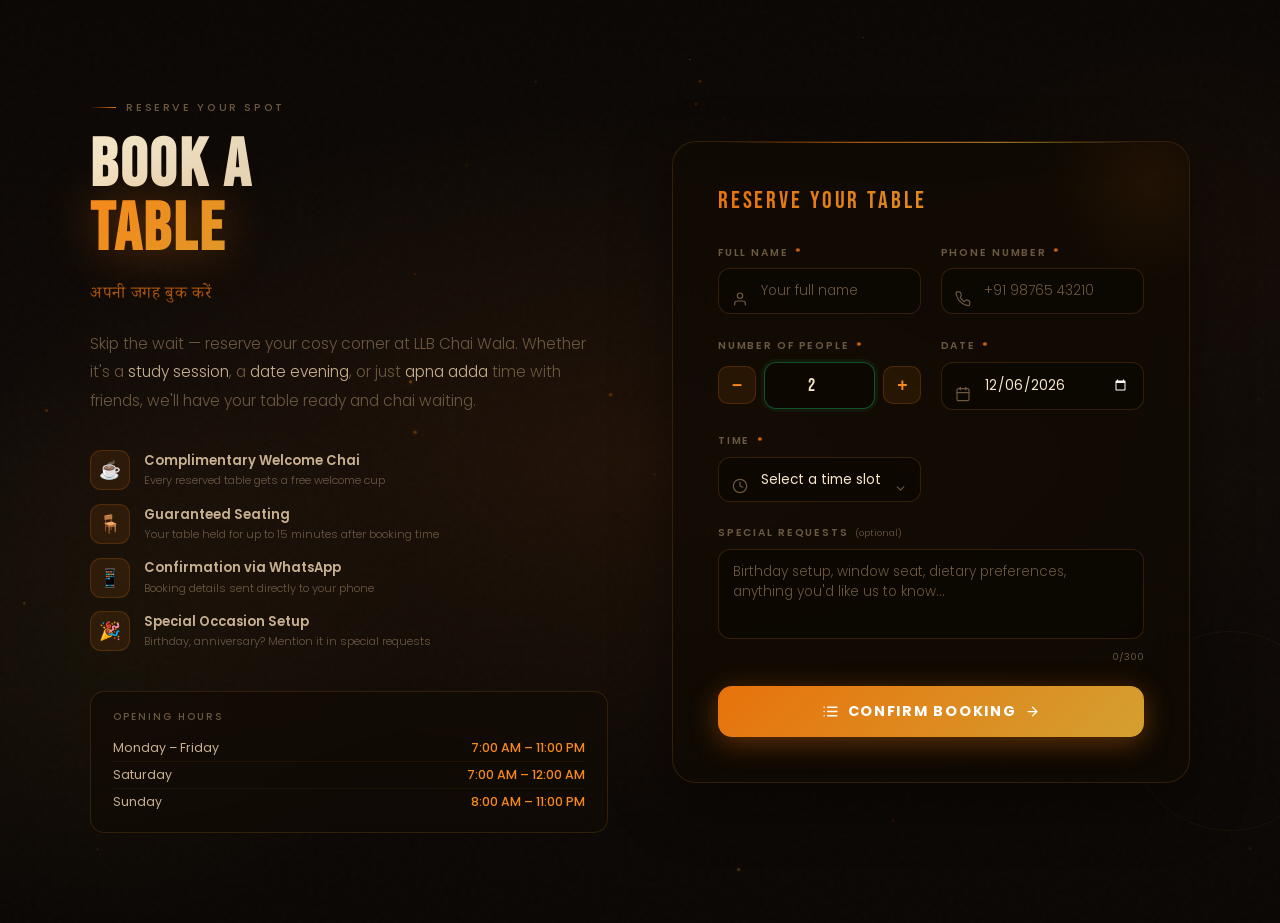
<file: booking-preview.html>
<!DOCTYPE html>
<html lang="en">

<head>
    <meta charset="UTF-8" />
    <meta name="viewport" content="width=device-width, initial-scale=1.0" />
    <title>LLB Chai Wala — Table Booking</title>
    <link rel="preconnect" href="https://fonts.googleapis.com" />
    <link rel="preconnect" href="https://fonts.gstatic.com" crossorigin />
    <link
        href="https://fonts.googleapis.com/css2?family=Playfair+Display:ital,wght@0,700;1,400&family=Bebas+Neue&family=Noto+Serif+Devanagari:wght@700&family=Poppins:wght@300;400;500;600;700&display=swap"
        rel="stylesheet" />
    <style>
        /* ============================================
   RESET & TOKENS
============================================ */
        *,
        *::before,
        *::after {
            margin: 0;
            padding: 0;
            box-sizing: border-box
        }

        html {
            font-size: 16px;
            scroll-behavior: smooth
        }

        body {
            background: #0a0603;
            color: #f5e6c8;
            font-family: 'Poppins', sans-serif;
            -webkit-font-smoothing: antialiased;
            min-height: 100vh;
        }

        :root {
            --orange: #e8720c;
            --orange-glow: #f5891a;
            --gold: #d4a030;
            --gold-light: #f0c060;
            --cream: #f5e6c8;
            --cream-dim: #c8b090;
            --muted: #6b5840;
            --success: #22c55e;
            --border: rgba(212, 128, 40, .18);
            --bg: #0a0603;
            --surface: rgba(16, 10, 4, .82);
            --grad: linear-gradient(135deg, #e8720c 0%, #d4a030 100%);
            --ease: cubic-bezier(.16, 1, .3, 1);
        }

        /* ============================================
   BOOKING SECTION
============================================ */
        #booking {
            position: relative;
            width: 100%;
            padding: clamp(5rem, 10vh, 8rem) clamp(1rem, 4vw, 2rem);
            overflow: hidden;
            background: linear-gradient(180deg, #0a0603 0%, #0f0906 50%, #0a0603 100%);
        }

        /* Multi-layer ambient BG */
        #booking::before {
            content: '';
            position: absolute;
            inset: 0;
            background:
                radial-gradient(ellipse 80% 60% at 50% 50%, rgba(232, 114, 12, .08) 0%, transparent 65%),
                radial-gradient(ellipse 45% 55% at 8% 70%, rgba(212, 160, 48, .05) 0%, transparent 55%),
                radial-gradient(ellipse 40% 45% at 92% 25%, rgba(180, 80, 10, .05) 0%, transparent 50%);
            pointer-events: none;
            z-index: 0;
        }

        /* Grain overlay */
        #booking::after {
            content: '';
            position: absolute;
            inset: 0;
            background-image: url("data:image/svg+xml,%3Csvg viewBox='0 0 200 200' xmlns='http://www.w3.org/2000/svg'%3E%3Cfilter id='n'%3E%3CfeTurbulence type='fractalNoise' baseFrequency='.85' numOctaves='4' stitchTiles='stitch'/%3E%3C/filter%3E%3Crect width='100%25' height='100%25' filter='url(%23n)' opacity='.04'/%3E%3C/svg%3E");
            opacity: .55;
            pointer-events: none;
            z-index: 0;
        }

        /* Particle canvas */
        #bookingCanvas {
            position: absolute;
            inset: 0;
            width: 100%;
            height: 100%;
            pointer-events: none;
            z-index: 1;
        }

        /* ── Two-column layout ── */
        .booking-wrap {
            position: relative;
            z-index: 2;
            max-width: 1100px;
            margin: 0 auto;
            display: grid;
            grid-template-columns: 1fr 1fr;
            gap: clamp(2.5rem, 5vw, 5rem);
            align-items: center;
        }

        /* ── LEFT — Info panel ── */
        .booking-info {
            opacity: 0;
            transform: translateX(-30px);
            transition: opacity .85s var(--ease), transform .85s var(--ease);
        }

        .booking-info.in {
            opacity: 1;
            transform: translateX(0);
        }

        .info-eyebrow {
            display: inline-flex;
            align-items: center;
            gap: .65rem;
            font-size: .68rem;
            letter-spacing: .24em;
            text-transform: uppercase;
            color: var(--muted);
            font-weight: 500;
            margin-bottom: 1.2rem;
        }

        .info-eyebrow::before {
            content: '';
            display: block;
            width: 26px;
            height: 1px;
            background: linear-gradient(to right, transparent, var(--orange));
        }

        .info-title {
            font-family: 'Bebas Neue', sans-serif;
            font-size: clamp(2.6rem, 6vw, 4.2rem);
            line-height: .95;
            letter-spacing: .04em;
            margin-bottom: 1.2rem;
        }

        .info-title .t1 {
            display: block;
            background: linear-gradient(135deg, var(--cream) 0%, var(--cream-dim) 100%);
            -webkit-background-clip: text;
            -webkit-text-fill-color: transparent;
            background-clip: text;
        }

        .info-title .t2 {
            display: block;
            background: linear-gradient(135deg, var(--orange-glow) 0%, var(--gold) 55%, var(--gold-light) 100%);
            -webkit-background-clip: text;
            -webkit-text-fill-color: transparent;
            background-clip: text;
            filter: drop-shadow(0 0 24px rgba(232, 114, 12, .4));
        }

        .info-hindi {
            font-family: 'Noto Serif Devanagari', serif;
            font-size: 1.05rem;
            color: var(--orange);
            letter-spacing: .04em;
            margin-bottom: 1.4rem;
            opacity: .7;
        }

        .info-desc {
            font-size: clamp(.85rem, 1.6vw, .96rem);
            color: var(--muted);
            font-weight: 300;
            line-height: 1.85;
            margin-bottom: 2.2rem;
        }

        .info-desc em {
            font-style: normal;
            color: var(--cream-dim);
        }

        /* Info feature list */
        .info-features {
            display: flex;
            flex-direction: column;
            gap: .85rem;
            margin-bottom: 2.5rem;
        }

        .feat-row {
            display: flex;
            align-items: center;
            gap: .9rem;
        }

        .feat-icon {
            width: 40px;
            height: 40px;
            border-radius: 11px;
            flex-shrink: 0;
            background: rgba(232, 114, 12, .1);
            border: 1px solid rgba(232, 114, 12, .2);
            display: flex;
            align-items: center;
            justify-content: center;
            font-size: 1.1rem;
            transition: transform .3s var(--ease), background .3s;
        }

        .feat-row:hover .feat-icon {
            background: rgba(232, 114, 12, .18);
            transform: scale(1.08) rotate(-4deg);
        }

        .feat-text {
            display: flex;
            flex-direction: column;
            gap: .08rem;
        }

        .feat-label {
            font-size: .82rem;
            font-weight: 600;
            color: var(--cream-dim);
        }

        .feat-sub {
            font-size: .7rem;
            color: var(--muted);
            font-weight: 300;
        }

        /* Hours card */
        .hours-card {
            padding: 1.1rem 1.4rem;
            background: rgba(17, 12, 5, .65);
            border: 1px solid var(--border);
            border-radius: 14px;
            backdrop-filter: blur(10px);
        }

        .hours-title {
            font-size: .62rem;
            letter-spacing: .2em;
            text-transform: uppercase;
            color: var(--muted);
            margin-bottom: .7rem;
            font-weight: 500;
        }

        .hours-row {
            display: flex;
            justify-content: space-between;
            font-size: .78rem;
            color: var(--cream-dim);
            padding: .25rem 0;
            border-bottom: 1px solid rgba(212, 128, 40, .08);
        }

        .hours-row:last-child {
            border-bottom: none;
        }

        .hours-row span:last-child {
            color: var(--orange-glow);
            font-weight: 500;
        }

        /* ── RIGHT — Form panel ── */
        .booking-form-wrap {
            opacity: 0;
            transform: translateX(30px);
            transition: opacity .85s var(--ease) .1s, transform .85s var(--ease) .1s;
        }

        .booking-form-wrap.in {
            opacity: 1;
            transform: translateX(0);
        }

        /* Glass card */
        .form-card {
            background: rgba(16, 10, 4, .72);
            border: 1px solid var(--border);
            border-radius: 24px;
            padding: clamp(1.8rem, 4vw, 2.8rem);
            backdrop-filter: blur(22px);
            -webkit-backdrop-filter: blur(22px);
            position: relative;
            overflow: hidden;
            box-shadow: 0 20px 60px rgba(0, 0, 0, .45);
        }

        /* Gradient top border */
        .form-card::before {
            content: '';
            position: absolute;
            top: 0;
            left: 10%;
            right: 10%;
            height: 1px;
            background: linear-gradient(to right, transparent, var(--orange), var(--gold), transparent);
            opacity: .7;
        }

        /* Subtle corner glow */
        .form-card::after {
            content: '';
            position: absolute;
            top: -60px;
            right: -60px;
            width: 200px;
            height: 200px;
            border-radius: 50%;
            background: radial-gradient(circle, rgba(232, 114, 12, .08) 0%, transparent 70%);
            pointer-events: none;
        }

        .form-title {
            font-family: 'Bebas Neue', sans-serif;
            font-size: 1.5rem;
            letter-spacing: .12em;
            margin-bottom: 1.8rem;
            background: var(--grad);
            -webkit-background-clip: text;
            -webkit-text-fill-color: transparent;
            background-clip: text;
        }

        /* Form grid */
        .form-grid {
            display: grid;
            grid-template-columns: 1fr 1fr;
            gap: 1rem 1.2rem;
        }

        .form-full {
            grid-column: 1/-1;
        }

        /* ── Field group ── */
        .field {
            display: flex;
            flex-direction: column;
            gap: .45rem;
            position: relative;
        }

        .field-label {
            font-size: .65rem;
            letter-spacing: .18em;
            text-transform: uppercase;
            color: var(--muted);
            font-weight: 600;
            display: flex;
            align-items: center;
            gap: .4rem;
            transition: color .3s;
        }

        .field:focus-within .field-label {
            color: var(--orange-glow);
        }

        .label-req {
            color: var(--orange);
            font-size: .7rem;
        }

        /* Input/select/textarea shared */
        .field input,
        .field select,
        .field textarea {
            width: 100%;
            padding: 12px 14px 12px 42px;
            background: rgba(10, 6, 2, .7);
            border: 1px solid rgba(212, 128, 40, .2);
            border-radius: 12px;
            color: var(--cream);
            font-family: 'Poppins', sans-serif;
            font-size: .85rem;
            font-weight: 400;
            outline: none;
            transition: border-color .3s, box-shadow .3s, background .3s;
            -webkit-appearance: none;
            appearance: none;
        }

        .field input::placeholder,
        .field textarea::placeholder {
            color: var(--muted);
            font-weight: 300;
        }

        .field select option {
            background: #0f0906;
            color: var(--cream);
        }

        /* Date & time native styling fix */
        .field input[type="date"],
        .field input[type="time"] {
            color-scheme: dark;
        }

        /* Focus state */
        .field input:focus,
        .field select:focus,
        .field textarea:focus {
            border-color: rgba(232, 114, 12, .55);
            box-shadow: 0 0 0 3px rgba(232, 114, 12, .1), 0 0 20px rgba(232, 114, 12, .08);
            background: rgba(15, 9, 3, .85);
        }

        /* Valid state */
        .field input.valid,
        .field select.valid {
            border-color: rgba(34, 197, 94, .4);
            box-shadow: 0 0 0 3px rgba(34, 197, 94, .06);
        }

        /* Error state */
        .field input.error,
        .field select.error,
        .field textarea.error {
            border-color: rgba(239, 68, 68, .5);
            box-shadow: 0 0 0 3px rgba(239, 68, 68, .08);
            animation: fieldShake .4s ease;
        }

        /* Textarea no resize */
        .field textarea {
            padding: 12px 14px;
            resize: none;
            min-height: 90px;
            scrollbar-width: thin;
        }

        /* Field icon */
        .field-icon {
            position: absolute;
            bottom: 0;
            left: 14px;
            height: 46px;
            display: flex;
            align-items: center;
            color: var(--muted);
            pointer-events: none;
            transition: color .3s;
        }

        .field:focus-within .field-icon {
            color: var(--orange-glow);
        }

        /* Textarea no icon padding override */
        .field textarea~.field-icon {
            display: none;
        }

        .field.no-icon input,
        .field.no-icon select,
        .field.no-icon textarea {
            padding-left: 14px;
        }

        /* Select arrow */
        .select-arrow {
            position: absolute;
            right: 14px;
            bottom: 14px;
            pointer-events: none;
            color: var(--muted);
            transition: color .3s;
        }

        .field:focus-within .select-arrow {
            color: var(--orange-glow);
        }

        /* Error message */
        .field-error {
            font-size: .62rem;
            color: #ef4444;
            letter-spacing: .06em;
            height: 0;
            overflow: hidden;
            opacity: 0;
            transition: height .3s var(--ease), opacity .3s;
        }

        .field-error.show {
            height: 1.1rem;
            opacity: 1;
        }

        /* People counter */
        .people-counter {
            display: flex;
            align-items: center;
            gap: .5rem;
        }

        .people-counter input {
            text-align: center;
            font-family: 'Bebas Neue', sans-serif;
            font-size: 1.1rem;
            letter-spacing: .06em;
            cursor: default;
        }

        .pc-btn {
            width: 38px;
            height: 38px;
            border-radius: 10px;
            flex-shrink: 0;
            background: rgba(232, 114, 12, .1);
            border: 1px solid rgba(232, 114, 12, .22);
            color: var(--orange-glow);
            display: flex;
            align-items: center;
            justify-content: center;
            cursor: pointer;
            font-size: 1.1rem;
            font-weight: 700;
            transition: background .25s, border-color .25s, transform .15s;
            user-select: none;
        }

        .pc-btn:hover {
            background: rgba(232, 114, 12, .22);
            border-color: rgba(232, 114, 12, .5);
        }

        .pc-btn:active {
            transform: scale(.88);
        }

        /* Submit button */
        .btn-book {
            width: 100%;
            margin-top: 1.4rem;
            padding: 15px;
            background: var(--grad);
            color: #fff;
            font-family: 'Poppins', sans-serif;
            font-size: .9rem;
            font-weight: 700;
            letter-spacing: .12em;
            text-transform: uppercase;
            border: none;
            border-radius: 14px;
            cursor: pointer;
            display: flex;
            align-items: center;
            justify-content: center;
            gap: 9px;
            position: relative;
            overflow: hidden;
            box-shadow: 0 6px 28px rgba(232, 114, 12, .38);
            transition: box-shadow .3s, transform .2s;
        }

        .btn-book::before {
            content: '';
            position: absolute;
            top: 0;
            left: -100%;
            width: 55%;
            height: 100%;
            background: linear-gradient(90deg, transparent, rgba(255, 255, 255, .22), transparent);
            transition: left .55s;
        }

        .btn-book:hover {
            box-shadow: 0 10px 38px rgba(232, 114, 12, .6);
            transform: translateY(-2px);
        }

        .btn-book:hover::before {
            left: 160%;
        }

        .btn-book:active {
            transform: translateY(0);
        }

        .btn-book:disabled {
            opacity: .55;
            cursor: not-allowed;
            transform: none;
            box-shadow: none;
        }

        .btn-book svg {
            transition: transform .3s var(--ease);
        }

        .btn-book:hover svg {
            transform: translateX(4px);
        }

        /* ── Success overlay ── */
        .form-success {
            position: absolute;
            inset: 0;
            border-radius: 24px;
            background: rgba(10, 6, 2, .97);
            display: flex;
            flex-direction: column;
            align-items: center;
            justify-content: center;
            gap: 1rem;
            padding: 2.5rem;
            text-align: center;
            opacity: 0;
            pointer-events: none;
            transition: opacity .5s var(--ease);
            z-index: 10;
        }

        .form-success.show {
            opacity: 1;
            pointer-events: all;
        }

        .success-icon {
            font-size: 3.2rem;
            animation: successPop .6s var(--ease) .2s both;
        }

        .success-title {
            font-family: 'Bebas Neue', sans-serif;
            font-size: 1.8rem;
            letter-spacing: .1em;
            background: linear-gradient(135deg, #22c55e, #4ade80);
            -webkit-background-clip: text;
            -webkit-text-fill-color: transparent;
            background-clip: text;
        }

        .success-msg {
            font-size: .85rem;
            color: var(--cream-dim);
            line-height: 1.7;
            font-weight: 300;
        }

        .success-ref {
            font-family: 'Bebas Neue', sans-serif;
            font-size: 1.1rem;
            letter-spacing: .2em;
            color: var(--gold-light);
        }

        .btn-book-again {
            margin-top: .5rem;
            padding: 10px 26px;
            background: rgba(34, 197, 94, .1);
            border: 1px solid rgba(34, 197, 94, .3);
            color: #4ade80;
            font-family: 'Poppins', sans-serif;
            font-size: .78rem;
            font-weight: 600;
            letter-spacing: .08em;
            text-transform: uppercase;
            border-radius: 50px;
            cursor: pointer;
            transition: background .25s, border-color .25s;
        }

        .btn-book-again:hover {
            background: rgba(34, 197, 94, .18);
            border-color: rgba(34, 197, 94, .5);
        }

        /* ── Floating decoration ── */
        .deco-ring {
            position: absolute;
            border-radius: 50%;
            border: 1px solid rgba(232, 114, 12, .07);
            pointer-events: none;
            z-index: 1;
            animation: decoSpin var(--ds) linear infinite;
        }

        .deco-ring:nth-child(1) {
            width: 300px;
            height: 300px;
            top: -80px;
            left: -80px;
            --ds: 22s;
        }

        .deco-ring:nth-child(2) {
            width: 200px;
            height: 200px;
            bottom: 10%;
            right: -50px;
            --ds: 16s;
            animation-direction: reverse;
            border-color: rgba(212, 160, 48, .06);
        }

        /* ── Keyframes ── */
        @keyframes fieldShake {

            0%,
            100% {
                transform: translateX(0)
            }

            25% {
                transform: translateX(-5px)
            }

            75% {
                transform: translateX(5px)
            }
        }

        @keyframes successPop {
            0% {
                transform: scale(0) rotate(-20deg)
            }

            70% {
                transform: scale(1.2) rotate(5deg)
            }

            100% {
                transform: scale(1) rotate(0)
            }
        }

        @keyframes decoSpin {
            from {
                transform: rotate(0deg)
            }

            to {
                transform: rotate(360deg)
            }
        }

        /* ── Responsive ── */
        @media(max-width:860px) {
            .booking-wrap {
                grid-template-columns: 1fr;
                gap: 2.5rem;
            }

            .booking-info {
                transform: none;
            }

            .booking-form-wrap {
                transform: none;
            }
        }

        @media(max-width:560px) {
            .form-grid {
                grid-template-columns: 1fr;
            }

            .form-full {
                grid-column: 1;
            }

            .form-card {
                padding: 1.5rem 1.2rem;
            }
        }

        @media(prefers-reduced-motion:reduce) {
            * {
                animation-duration: .01ms !important;
                transition-duration: .01ms !important
            }
        }
    </style>
</head>

<body>

    <!-- ═══════════════════════════════════
     BOOKING SECTION
═══════════════════════════════════ -->
    <section id="booking" aria-label="Reserve a table">

        <canvas id="bookingCanvas" aria-hidden="true"></canvas>

        <!-- Decorative rings -->
        <div class="deco-ring" aria-hidden="true"></div>
        <div class="deco-ring" aria-hidden="true"></div>

        <div class="booking-wrap">

            <!-- ── LEFT: Info ── -->
            <div class="booking-info js-bin">

                <p class="info-eyebrow">Reserve Your Spot</p>

                <h2 class="info-title">
                    <span class="t1">Book a</span>
                    <span class="t2">Table</span>
                </h2>

                <p class="info-hindi">अपनी जगह बुक करें</p>

                <p class="info-desc">
                    Skip the wait — reserve your cosy corner at LLB Chai Wala.
                    Whether it's a <em>study session</em>, a <em>date evening</em>,
                    or just <em>apna adda</em> time with friends, we'll have your
                    table ready and chai waiting.
                </p>

                <div class="info-features">
                    <div class="feat-row">
                        <div class="feat-icon">☕</div>
                        <div class="feat-text">
                            <span class="feat-label">Complimentary Welcome Chai</span>
                            <span class="feat-sub">Every reserved table gets a free welcome cup</span>
                        </div>
                    </div>
                    <div class="feat-row">
                        <div class="feat-icon">🪑</div>
                        <div class="feat-text">
                            <span class="feat-label">Guaranteed Seating</span>
                            <span class="feat-sub">Your table held for up to 15 minutes after booking time</span>
                        </div>
                    </div>
                    <div class="feat-row">
                        <div class="feat-icon">📱</div>
                        <div class="feat-text">
                            <span class="feat-label">Confirmation via WhatsApp</span>
                            <span class="feat-sub">Booking details sent directly to your phone</span>
                        </div>
                    </div>
                    <div class="feat-row">
                        <div class="feat-icon">🎉</div>
                        <div class="feat-text">
                            <span class="feat-label">Special Occasion Setup</span>
                            <span class="feat-sub">Birthday, anniversary? Mention it in special requests</span>
                        </div>
                    </div>
                </div>

                <div class="hours-card">
                    <div class="hours-title">Opening Hours</div>
                    <div class="hours-row"><span>Monday – Friday</span><span>7:00 AM – 11:00 PM</span></div>
                    <div class="hours-row"><span>Saturday</span><span>7:00 AM – 12:00 AM</span></div>
                    <div class="hours-row"><span>Sunday</span><span>8:00 AM – 11:00 PM</span></div>
                </div>

            </div><!-- /booking-info -->

            <!-- ── RIGHT: Form ── -->
            <div class="booking-form-wrap js-bin">

                <div class="form-card">

                    <!-- Success overlay (hidden) -->
                    <div class="form-success" id="formSuccess" aria-live="polite" aria-hidden="true">
                        <div class="success-icon">🎉</div>
                        <div class="success-title">Table Booked!</div>
                        <p class="success-msg">Your table has been reserved.<br />We'll WhatsApp your confirmation
                            shortly.</p>
                        <div class="success-ref" id="successRef">REF #LLB0000</div>
                        <button class="btn-book-again" id="bookAgainBtn">Make Another Booking</button>
                    </div>

                    <div class="form-title">Reserve Your Table</div>

                    <form id="bookingForm" novalidate autocomplete="off">
                        <div class="form-grid">

                            <!-- Name -->
                            <div class="field">
                                <label class="field-label" for="bName">
                                    Full Name <span class="label-req">*</span>
                                </label>
                                <svg class="field-icon" width="16" height="16" viewBox="0 0 24 24" fill="none"
                                    stroke="currentColor" stroke-width="1.8" stroke-linecap="round"
                                    stroke-linejoin="round">
                                    <path d="M20 21v-2a4 4 0 0 0-4-4H8a4 4 0 0 0-4 4v2" />
                                    <circle cx="12" cy="7" r="4" />
                                </svg>
                                <input type="text" id="bName" name="name" placeholder="Your full name" maxlength="60" />
                                <div class="field-error" id="errName">Please enter your name.</div>
                            </div>

                            <!-- Phone -->
                            <div class="field">
                                <label class="field-label" for="bPhone">
                                    Phone Number <span class="label-req">*</span>
                                </label>
                                <svg class="field-icon" width="16" height="16" viewBox="0 0 24 24" fill="none"
                                    stroke="currentColor" stroke-width="1.8" stroke-linecap="round"
                                    stroke-linejoin="round">
                                    <path
                                        d="M22 16.92v3a2 2 0 0 1-2.18 2 19.79 19.79 0 0 1-8.63-3.07A19.5 19.5 0 0 1 4.69 12 19.79 19.79 0 0 1 1.61 3.44 2 2 0 0 1 3.6 1.27h3a2 2 0 0 1 2 1.72 12.84 12.84 0 0 0 .7 2.81 2 2 0 0 1-.45 2.11L7.91 9.91a16 16 0 0 0 6.07 6.07l1.87-1.87a2 2 0 0 1 2.11-.45 12.84 12.84 0 0 0 2.81.7A2 2 0 0 1 22 16.92z" />
                                </svg>
                                <input type="tel" id="bPhone" name="phone" placeholder="+91 98765 43210"
                                    maxlength="15" />
                                <div class="field-error" id="errPhone">Enter a valid 10-digit number.</div>
                            </div>

                            <!-- Number of People -->
                            <div class="field">
                                <label class="field-label" for="bPeople">
                                    Number of People <span class="label-req">*</span>
                                </label>
                                <div class="people-counter">
                                    <button type="button" class="pc-btn" id="pcMinus"
                                        aria-label="Decrease guests">−</button>
                                    <input type="number" id="bPeople" name="people" value="2" min="1" max="12" readonly
                                        style="padding-left:14px;text-align:center;font-family:'Bebas Neue',sans-serif;font-size:1.1rem;" />
                                    <button type="button" class="pc-btn" id="pcPlus"
                                        aria-label="Increase guests">+</button>
                                </div>
                                <div class="field-error" id="errPeople">Min 1, max 12 guests.</div>
                            </div>

                            <!-- Date -->
                            <div class="field">
                                <label class="field-label" for="bDate">
                                    Date <span class="label-req">*</span>
                                </label>
                                <svg class="field-icon" width="16" height="16" viewBox="0 0 24 24" fill="none"
                                    stroke="currentColor" stroke-width="1.8" stroke-linecap="round"
                                    stroke-linejoin="round">
                                    <rect x="3" y="4" width="18" height="18" rx="2" />
                                    <line x1="16" y1="2" x2="16" y2="6" />
                                    <line x1="8" y1="2" x2="8" y2="6" />
                                    <line x1="3" y1="10" x2="21" y2="10" />
                                </svg>
                                <input type="date" id="bDate" name="date" />
                                <div class="field-error" id="errDate">Please select a valid date.</div>
                            </div>

                            <!-- Time -->
                            <div class="field">
                                <label class="field-label" for="bTime">
                                    Time <span class="label-req">*</span>
                                </label>
                                <svg class="field-icon" width="16" height="16" viewBox="0 0 24 24" fill="none"
                                    stroke="currentColor" stroke-width="1.8" stroke-linecap="round"
                                    stroke-linejoin="round">
                                    <circle cx="12" cy="12" r="10" />
                                    <polyline points="12 6 12 12 16 14" />
                                </svg>
                                <select id="bTime" name="time">
                                    <option value="" disabled selected>Select a time slot</option>
                                    <optgroup label="Morning">
                                        <option>07:00 AM</option>
                                        <option>07:30 AM</option>
                                        <option>08:00 AM</option>
                                        <option>08:30 AM</option>
                                        <option>09:00 AM</option>
                                        <option>09:30 AM</option>
                                        <option>10:00 AM</option>
                                        <option>10:30 AM</option>
                                        <option>11:00 AM</option>
                                        <option>11:30 AM</option>
                                    </optgroup>
                                    <optgroup label="Afternoon">
                                        <option>12:00 PM</option>
                                        <option>12:30 PM</option>
                                        <option>01:00 PM</option>
                                        <option>01:30 PM</option>
                                        <option>02:00 PM</option>
                                        <option>02:30 PM</option>
                                        <option>03:00 PM</option>
                                        <option>03:30 PM</option>
                                    </optgroup>
                                    <optgroup label="Evening ☕">
                                        <option>04:00 PM</option>
                                        <option>04:30 PM</option>
                                        <option>05:00 PM</option>
                                        <option>05:30 PM</option>
                                        <option>06:00 PM</option>
                                        <option>06:30 PM</option>
                                        <option>07:00 PM</option>
                                        <option>07:30 PM</option>
                                        <option>08:00 PM</option>
                                        <option>08:30 PM</option>
                                    </optgroup>
                                    <optgroup label="Night">
                                        <option>09:00 PM</option>
                                        <option>09:30 PM</option>
                                        <option>10:00 PM</option>
                                        <option>10:30 PM</option>
                                    </optgroup>
                                </select>
                                <svg class="select-arrow" width="13" height="13" viewBox="0 0 24 24" fill="none"
                                    stroke="currentColor" stroke-width="2.2" stroke-linecap="round"
                                    stroke-linejoin="round">
                                    <polyline points="6 9 12 15 18 9" />
                                </svg>
                                <div class="field-error" id="errTime">Please select a time slot.</div>
                            </div>

                            <!-- Special Request -->
                            <div class="field form-full no-icon">
                                <label class="field-label" for="bRequest">
                                    Special Requests
                                    <span
                                        style="font-size:.58rem;color:var(--muted);text-transform:none;letter-spacing:0;font-weight:300;">(optional)</span>
                                </label>
                                <textarea id="bRequest" name="request"
                                    placeholder="Birthday setup, window seat, dietary preferences, anything you'd like us to know…"
                                    maxlength="300"></textarea>
                                <div style="font-size:.6rem;color:var(--muted);text-align:right;margin-top:.25rem;">
                                    <span id="charCount">0</span>/300
                                </div>
                            </div>

                        </div><!-- /form-grid -->

                        <!-- Submit -->
                        <button type="submit" class="btn-book" id="bookBtn">
                            <svg width="17" height="17" viewBox="0 0 24 24" fill="none" stroke="currentColor"
                                stroke-width="2" stroke-linecap="round" stroke-linejoin="round">
                                <path d="M8 6h13M8 12h13M8 18h13M3 6h.01M3 12h.01M3 18h.01" />
                            </svg>
                            <span id="bookBtnLabel">Confirm Booking</span>
                            <svg width="15" height="15" viewBox="0 0 24 24" fill="none" stroke="currentColor"
                                stroke-width="2" stroke-linecap="round" stroke-linejoin="round">
                                <path d="M5 12h14M12 5l7 7-7 7" />
                            </svg>
                        </button>

                    </form>
                </div><!-- /form-card -->
            </div><!-- /booking-form-wrap -->

        </div><!-- /booking-wrap -->
    </section>

    <script>
        'use strict';

        /* ── Particle canvas ── */
        (function () {
            const c = document.getElementById('bookingCanvas'); if (!c) return;
            const ctx = c.getContext('2d');
            const COLS = ['rgba(232,114,12,', 'rgba(212,160,48,', 'rgba(245,137,26,', 'rgba(180,90,10,'];
            let W, H, pts = [], raf;
            function resize() { W = c.width = c.offsetWidth; H = c.height = c.offsetHeight; }
            function mk(r) { return { x: Math.random() * W, y: r ? Math.random() * H : H + 5, rad: Math.random() * 1.5 + .3, vy: Math.random() * .35 + .08, vx: (Math.random() - .5) * .15, op: Math.random() * .32 + .05, col: COLS[~~(Math.random() * 4)], fl: Math.random() < .3 }; }
            function draw() {
                ctx.clearRect(0, 0, W, H);
                pts.forEach((p, i) => {
                    p.y -= p.vy; p.x += p.vx;
                    if (p.fl) p.op += (Math.random() - .5) * .028;
                    p.op = Math.min(.42, Math.max(.04, p.op));
                    if (p.y < H * .15) p.op -= .003;
                    ctx.beginPath(); ctx.arc(p.x, p.y, p.rad, 0, Math.PI * 2); ctx.fillStyle = p.col + p.op + ')'; ctx.fill();
                    if (p.rad > 1.1) { ctx.beginPath(); ctx.arc(p.x, p.y, p.rad * 2.5, 0, Math.PI * 2); ctx.fillStyle = p.col + (p.op * .1) + ')'; ctx.fill(); }
                    if (p.y < -8 || p.op <= 0) pts[i] = mk(false);
                }); raf = requestAnimationFrame(draw);
            }
            const ro = new ResizeObserver(() => resize()); ro.observe(c.parentElement || document.body);
            resize(); for (let i = 0; i < 40; i++)pts.push(mk(true)); draw();
            document.addEventListener('visibilitychange', () => document.hidden ? cancelAnimationFrame(raf) : draw());
        })();

        /* ── Scroll reveal ── */
        (function () {
            const io = new IntersectionObserver(entries => {
                entries.forEach(e => { if (!e.isIntersecting) return; e.target.classList.add('in'); io.unobserve(e.target); });
            }, { threshold: .12, rootMargin: '-30px 0px' });
            document.querySelectorAll('.js-bin').forEach(el => io.observe(el));
        })();

        /* ── Set min date = today ── */
        (function () {
            const d = document.getElementById('bDate');
            if (!d) return;
            const today = new Date();
            const pad = n => String(n).padStart(2, '0');
            d.min = `${today.getFullYear()}-${pad(today.getMonth() + 1)}-${pad(today.getDate())}`;
            /* Default to tomorrow */
            const tom = new Date(today); tom.setDate(tom.getDate() + 1);
            d.value = `${tom.getFullYear()}-${pad(tom.getMonth() + 1)}-${pad(tom.getDate())}`;
        })();

        /* ── People counter ── */
        (function () {
            const inp = document.getElementById('bPeople');
            const minus = document.getElementById('pcMinus');
            const plus = document.getElementById('pcPlus');
            if (!inp) return;
            function update(delta) {
                const val = parseInt(inp.value, 10) || 1;
                const next = Math.min(12, Math.max(1, val + delta));
                inp.value = next;
                minus.style.opacity = next <= 1 ? .35 : 1;
                plus.style.opacity = next >= 12 ? .35 : 1;
                inp.classList.remove('error'); inp.classList.add('valid');
            }
            minus.addEventListener('click', () => update(-1));
            plus.addEventListener('click', () => update(1));
            update(0);
        })();

        /* ── Char counter ── */
        (function () {
            const ta = document.getElementById('bRequest');
            const cc = document.getElementById('charCount');
            if (!ta || !cc) return;
            ta.addEventListener('input', () => {
                const n = ta.value.length; cc.textContent = n;
                cc.style.color = n > 260 ? '#ef4444' : n > 200 ? '#f5891a' : '';
            });
        })();

        /* ── Live validation helpers ── */
        function setValid(id) {
            const el = document.getElementById(id); if (!el) return;
            el.classList.remove('error'); el.classList.add('valid');
            const err = document.getElementById('err' + id.replace('b', ''));
            if (err) err.classList.remove('show');
        }
        function setError(id, msg) {
            const el = document.getElementById(id); if (!el) return;
            el.classList.remove('valid'); el.classList.add('error');
            const errId = 'err' + id.charAt(1).toUpperCase() + id.slice(2);
            const err = document.getElementById(errId);
            if (err) { if (msg) err.textContent = msg; err.classList.add('show'); }
        }

        /* Live blur validation */
        document.getElementById('bName')?.addEventListener('blur', function () {
            this.value.trim().length >= 2 ? setValid('bName') : setError('bName', 'Please enter your full name.');
        });
        document.getElementById('bPhone')?.addEventListener('blur', function () {
            const cleaned = this.value.replace(/\D/g, '');
            cleaned.length >= 10 && cleaned.length <= 13 ? setValid('bPhone') : setError('bPhone', 'Enter a valid 10-digit number.');
        });
        document.getElementById('bDate')?.addEventListener('change', function () {
            this.value ? setValid('bDate') : setError('bDate', 'Please select a date.');
        });
        document.getElementById('bTime')?.addEventListener('change', function () {
            this.value ? setValid('bTime') : setError('bTime', 'Please select a time slot.');
        });

        /* ── Form submit ── */
        document.getElementById('bookingForm')?.addEventListener('submit', function (e) {
            e.preventDefault();
            let ok = true;

            const name = document.getElementById('bName').value.trim();
            const phone = document.getElementById('bPhone').value.replace(/\D/g, '');
            const date = document.getElementById('bDate').value;
            const time = document.getElementById('bTime').value;

            if (name.length < 2) { setError('bName', 'Please enter your full name.'); ok = false; }
            else setValid('bName');
            if (phone.length < 10 || phone.length > 13) { setError('bPhone', 'Enter a valid 10-digit number.'); ok = false; }
            else setValid('bPhone');
            if (!date) { setError('bDate', 'Please select a date.'); ok = false; }
            else setValid('bDate');
            if (!time) { setError('bTime', 'Please select a time slot.'); ok = false; }
            else setValid('bTime');

            if (!ok) return;

            /* Loading state */
            const btn = document.getElementById('bookBtn');
            const lbl = document.getElementById('bookBtnLabel');
            btn.disabled = true;
            lbl.textContent = 'Confirming…';

            setTimeout(() => {
                /* Generate ref */
                const ref = 'LLB' + String(Math.floor(1000 + Math.random() * 9000));
                document.getElementById('successRef').textContent = `REF #${ref}`;

                /* Show success */
                const success = document.getElementById('formSuccess');
                success.classList.add('show');
                success.setAttribute('aria-hidden', 'false');
            }, 1400);
        });

        /* ── Book again ── */
        document.getElementById('bookAgainBtn')?.addEventListener('click', function () {
            const success = document.getElementById('formSuccess');
            success.classList.remove('show'); success.setAttribute('aria-hidden', 'true');
            document.getElementById('bookingForm').reset();
            document.querySelectorAll('.field input,.field select,.field textarea').forEach(el => {
                el.classList.remove('valid', 'error');
            });
            document.querySelectorAll('.field-error').forEach(el => el.classList.remove('show'));
            document.getElementById('charCount').textContent = '0';
            document.getElementById('bookBtn').disabled = false;
            document.getElementById('bookBtnLabel').textContent = 'Confirm Booking';
            /* Reset date to tomorrow */
            const d = document.getElementById('bDate');
            const tom = new Date(); tom.setDate(tom.getDate() + 1);
            const pad = n => String(n).padStart(2, '0');
            d.value = `${tom.getFullYear()}-${pad(tom.getMonth() + 1)}-${pad(tom.getDate())}`;
            document.getElementById('bPeople').value = 2;
        });
    </script>
</body>

</html>
</file>
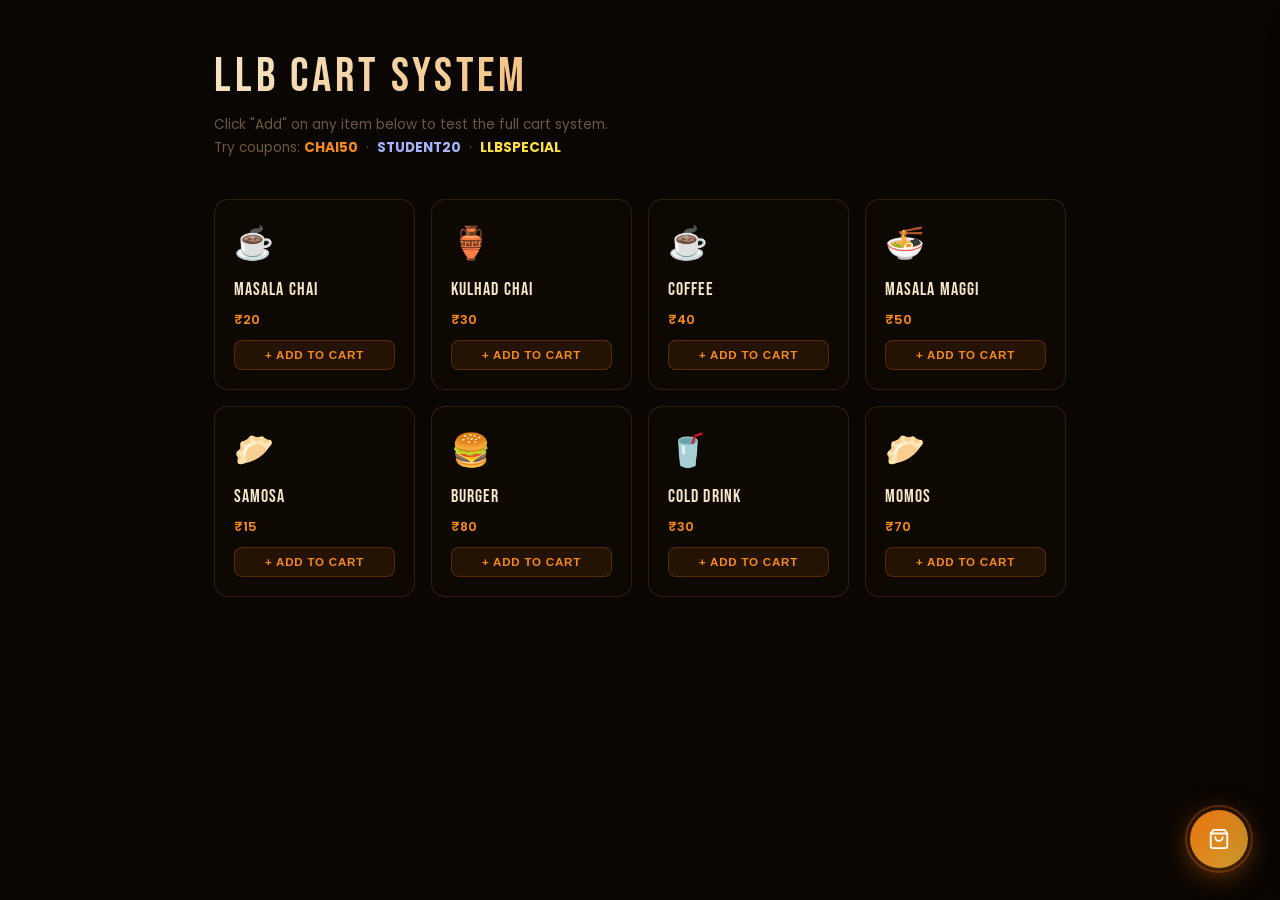
<file: cart-preview.html>
<!DOCTYPE html>
<html lang="en">

<head>
    <meta charset="UTF-8" />
    <meta name="viewport" content="width=device-width, initial-scale=1.0" />
    <title>LLB Chai Wala — Cart System</title>
    <link rel="preconnect" href="https://fonts.googleapis.com" />
    <link rel="preconnect" href="https://fonts.gstatic.com" crossorigin />
    <link
        href="https://fonts.googleapis.com/css2?family=Playfair+Display:ital,wght@1,400&family=Bebas+Neue&family=Poppins:wght@300;400;500;600;700&display=swap"
        rel="stylesheet" />
    <style>
        /* ===========================================
   CART SYSTEM — Full Styles
=========================================== */
        *,
        *::before,
        *::after {
            margin: 0;
            padding: 0;
            box-sizing: border-box
        }

        html {
            font-size: 16px;
            scroll-behavior: smooth
        }

        body {
            background: #09060300;
            color: #f5e6c8;
            font-family: 'Poppins', sans-serif;
            -webkit-font-smoothing: antialiased;
            min-height: 100vh;
        }

        :root {
            --orange: #e8720c;
            --orange-glow: #f5891a;
            --gold: #d4a030;
            --gold-light: #f0c060;
            --cream: #f5e6c8;
            --cream-dim: #c8b090;
            --muted: #6b5840;
            --danger: #ef4444;
            --success: #22c55e;
            --border: rgba(212, 128, 40, .18);
            --bg: #09060300;
            --bg2: #0e0905;
            --surface: rgba(16, 10, 4, .95);
            --grad: linear-gradient(135deg, #e8720c 0%, #d4a030 100%);
            --ease: cubic-bezier(.16, 1, .3, 1);
            --ease-back: cubic-bezier(.34, 1.56, .64, 1);
        }

        /* ── Demo page ── */
        .demo-page {
            max-width: 900px;
            margin: 0 auto;
            padding: 3rem 1.5rem 8rem;
        }

        .demo-heading {
            font-family: 'Bebas Neue', sans-serif;
            font-size: clamp(1.8rem, 5vw, 3rem);
            letter-spacing: .08em;
            margin-bottom: .5rem;
            background: linear-gradient(135deg, #f5e6c8, #f5891a);
            -webkit-background-clip: text;
            -webkit-text-fill-color: transparent;
            background-clip: text;
        }

        .demo-sub {
            color: var(--muted);
            font-size: .85rem;
            margin-bottom: 2.5rem;
            line-height: 1.7;
        }

        .demo-grid {
            display: grid;
            grid-template-columns: repeat(auto-fill, minmax(200px, 1fr));
            gap: 1rem;
            margin-bottom: 2rem;
        }

        .demo-card {
            padding: 1.2rem;
            background: rgba(16, 10, 4, .7);
            border: 1px solid var(--border);
            border-radius: 14px;
            display: flex;
            flex-direction: column;
            gap: .7rem;
            transition: border-color .3s, transform .2s;
        }

        .demo-card:hover {
            border-color: rgba(232, 114, 12, .35);
            transform: translateY(-2px);
        }

        .demo-card-icon {
            font-size: 2rem;
        }

        .demo-card-name {
            font-family: 'Bebas Neue', sans-serif;
            font-size: 1.1rem;
            letter-spacing: .06em;
            color: var(--cream);
        }

        .demo-card-price {
            font-size: .8rem;
            color: var(--orange-glow);
            font-weight: 600;
        }

        .demo-add-btn {
            display: flex;
            align-items: center;
            justify-content: center;
            gap: 6px;
            padding: 8px;
            border-radius: 8px;
            background: rgba(232, 114, 12, .1);
            border: 1px solid rgba(232, 114, 12, .25);
            color: var(--orange-glow);
            font-size: .72rem;
            font-weight: 600;
            letter-spacing: .07em;
            text-transform: uppercase;
            cursor: pointer;
            transition: background .25s, border-color .25s, color .25s;
            position: relative;
            overflow: hidden;
        }

        .demo-add-btn:hover {
            background: rgba(232, 114, 12, .2);
            border-color: rgba(232, 114, 12, .5);
            color: #fff;
        }

        .demo-add-btn.adding {
            animation: btnPop .35s var(--ease-back);
        }

        /* ── CART OVERLAY (backdrop) ── */
        #cartOverlay {
            position: fixed;
            inset: 0;
            background: rgba(0, 0, 0, .65);
            backdrop-filter: blur(5px);
            -webkit-backdrop-filter: blur(5px);
            z-index: 9000;
            opacity: 0;
            pointer-events: none;
            transition: opacity .4s ease;
        }

        #cartOverlay.open {
            opacity: 1;
            pointer-events: all;
        }

        /* ── CART PANEL ── */
        #cartPanel {
            position: fixed;
            top: 0;
            right: 0;
            bottom: 0;
            width: min(440px, 100vw);
            background: var(--surface);
            border-left: 1px solid var(--border);
            z-index: 9001;
            display: flex;
            flex-direction: column;
            transform: translateX(105%);
            transition: transform .5s var(--ease);
            box-shadow: -20px 0 60px rgba(0, 0, 0, .6);
        }

        #cartPanel.open {
            transform: translateX(0);
        }

        /* Panel header */
        .cart-header {
            padding: 1.4rem 1.6rem 1.2rem;
            border-bottom: 1px solid var(--border);
            display: flex;
            align-items: center;
            justify-content: space-between;
            flex-shrink: 0;
            background: rgba(10, 6, 2, .5);
        }

        .cart-header-left {
            display: flex;
            align-items: center;
            gap: .7rem;
        }

        .cart-title {
            font-family: 'Bebas Neue', sans-serif;
            font-size: 1.5rem;
            letter-spacing: .12em;
            background: var(--grad);
            -webkit-background-clip: text;
            -webkit-text-fill-color: transparent;
            background-clip: text;
        }

        .cart-item-count {
            padding: 2px 9px;
            border-radius: 50px;
            background: rgba(232, 114, 12, .15);
            border: 1px solid rgba(232, 114, 12, .28);
            color: var(--orange-glow);
            font-size: .65rem;
            font-weight: 700;
            letter-spacing: .1em;
        }

        .cart-close {
            width: 34px;
            height: 34px;
            border-radius: 9px;
            background: rgba(255, 255, 255, .05);
            border: 1px solid var(--border);
            color: var(--muted);
            display: flex;
            align-items: center;
            justify-content: center;
            cursor: pointer;
            transition: background .2s, color .2s, border-color .2s;
        }

        .cart-close:hover {
            background: rgba(239, 68, 68, .12);
            border-color: rgba(239, 68, 68, .3);
            color: var(--danger);
        }

        /* ── Items list ── */
        .cart-items {
            flex: 1;
            overflow-y: auto;
            padding: .8rem 1.2rem;
            display: flex;
            flex-direction: column;
            gap: .7rem;
            scrollbar-width: thin;
            scrollbar-color: rgba(232, 114, 12, .2) transparent;
        }

        .cart-items::-webkit-scrollbar {
            width: 4px;
        }

        .cart-items::-webkit-scrollbar-thumb {
            background: rgba(232, 114, 12, .2);
            border-radius: 2px;
        }

        /* Empty state */
        .cart-empty {
            flex: 1;
            display: flex;
            flex-direction: column;
            align-items: center;
            justify-content: center;
            gap: 1rem;
            padding: 3rem 2rem;
            text-align: center;
        }

        .cart-empty-icon {
            font-size: 3.5rem;
            filter: grayscale(.5);
            opacity: .4;
        }

        .cart-empty-title {
            font-family: 'Bebas Neue', sans-serif;
            font-size: 1.4rem;
            letter-spacing: .1em;
            color: var(--muted);
        }

        .cart-empty-sub {
            font-size: .78rem;
            color: var(--muted);
            opacity: .6;
            line-height: 1.7;
        }

        /* ── Cart item row ── */
        .cart-item {
            display: flex;
            align-items: center;
            gap: .9rem;
            padding: 1rem 1rem;
            background: rgba(22, 14, 6, .6);
            border: 1px solid rgba(212, 128, 40, .1);
            border-radius: 14px;
            transition: border-color .3s, box-shadow .3s, transform .3s, opacity .3s, max-height .4s;
            max-height: 120px;
            overflow: hidden;
        }

        .cart-item:hover {
            border-color: rgba(232, 114, 12, .22);
            box-shadow: 0 4px 20px rgba(0, 0, 0, .3);
        }

        /* Item being removed */
        .cart-item.removing {
            opacity: 0;
            transform: translateX(30px);
            max-height: 0;
            padding-top: 0;
            padding-bottom: 0;
            margin-bottom: 0;
            border-color: transparent;
        }

        /* Item emoji */
        .item-emoji {
            font-size: 1.8rem;
            flex-shrink: 0;
            width: 44px;
            height: 44px;
            border-radius: 10px;
            background: rgba(232, 114, 12, .08);
            border: 1px solid rgba(232, 114, 12, .15);
            display: flex;
            align-items: center;
            justify-content: center;
            transition: transform .3s var(--ease-back);
        }

        .cart-item:hover .item-emoji {
            transform: scale(1.1);
        }

        /* Item info */
        .item-info {
            flex: 1;
            min-width: 0;
        }

        .item-name {
            font-family: 'Bebas Neue', sans-serif;
            font-size: 1rem;
            letter-spacing: .06em;
            color: var(--cream);
            line-height: 1.2;
            white-space: nowrap;
            overflow: hidden;
            text-overflow: ellipsis;
        }

        .item-unit-price {
            font-size: .65rem;
            color: var(--muted);
            margin-top: .15rem;
        }

        /* Qty controls */
        .item-qty {
            display: flex;
            align-items: center;
            gap: .4rem;
            flex-shrink: 0;
        }

        .qty-btn {
            width: 26px;
            height: 26px;
            border-radius: 7px;
            background: rgba(232, 114, 12, .1);
            border: 1px solid rgba(232, 114, 12, .2);
            color: var(--orange-glow);
            display: flex;
            align-items: center;
            justify-content: center;
            cursor: pointer;
            font-size: .95rem;
            font-weight: 700;
            line-height: 1;
            transition: background .2s, border-color .2s, transform .15s;
            user-select: none;
        }

        .qty-btn:hover {
            background: rgba(232, 114, 12, .22);
            border-color: rgba(232, 114, 12, .45);
        }

        .qty-btn:active {
            transform: scale(.88);
        }

        .qty-btn.minus:hover {
            background: rgba(239, 68, 68, .12);
            border-color: rgba(239, 68, 68, .3);
            color: var(--danger);
        }

        .qty-num {
            font-family: 'Bebas Neue', sans-serif;
            font-size: 1.05rem;
            color: var(--cream);
            min-width: 18px;
            text-align: center;
            transition: transform .2s var(--ease-back);
        }

        .qty-num.bump {
            animation: numBump .3s var(--ease-back);
        }

        /* Item subtotal */
        .item-subtotal {
            font-family: 'Bebas Neue', sans-serif;
            font-size: 1.05rem;
            background: var(--grad);
            -webkit-background-clip: text;
            -webkit-text-fill-color: transparent;
            background-clip: text;
            flex-shrink: 0;
            min-width: 40px;
            text-align: right;
        }

        /* Remove btn */
        .item-remove {
            width: 24px;
            height: 24px;
            border-radius: 6px;
            flex-shrink: 0;
            background: transparent;
            border: 1px solid transparent;
            color: rgba(239, 68, 68, .35);
            display: flex;
            align-items: center;
            justify-content: center;
            cursor: pointer;
            transition: background .2s, border-color .2s, color .2s, transform .2s;
        }

        .item-remove:hover {
            background: rgba(239, 68, 68, .1);
            border-color: rgba(239, 68, 68, .3);
            color: var(--danger);
            transform: scale(1.1);
        }

        /* ── Coupon Section ── */
        .cart-coupon {
            padding: 1rem 1.4rem;
            border-top: 1px solid var(--border);
            flex-shrink: 0;
        }

        .coupon-label {
            font-size: .65rem;
            letter-spacing: .15em;
            text-transform: uppercase;
            color: var(--muted);
            margin-bottom: .55rem;
            font-weight: 500;
        }

        .coupon-row {
            display: flex;
            gap: .5rem;
        }

        .coupon-input {
            flex: 1;
            padding: 10px 14px;
            background: rgba(17, 12, 5, .8);
            border: 1px solid var(--border);
            border-radius: 10px;
            color: var(--cream);
            font-family: 'Poppins', sans-serif;
            font-size: .8rem;
            letter-spacing: .08em;
            text-transform: uppercase;
            outline: none;
            transition: border-color .3s, box-shadow .3s;
        }

        .coupon-input::placeholder {
            color: var(--muted);
            text-transform: none;
            letter-spacing: 0;
        }

        .coupon-input:focus {
            border-color: rgba(232, 114, 12, .5);
            box-shadow: 0 0 0 3px rgba(232, 114, 12, .08);
        }

        .coupon-input.valid {
            border-color: rgba(34, 197, 94, .45);
            box-shadow: 0 0 0 3px rgba(34, 197, 94, .07);
        }

        .coupon-input.invalid {
            border-color: rgba(239, 68, 68, .4);
            animation: inputShake .4s ease;
        }

        .coupon-apply {
            padding: 10px 16px;
            border-radius: 10px;
            background: rgba(232, 114, 12, .12);
            border: 1px solid rgba(232, 114, 12, .28);
            color: var(--orange-glow);
            font-family: 'Poppins', sans-serif;
            font-size: .72rem;
            font-weight: 600;
            letter-spacing: .08em;
            text-transform: uppercase;
            cursor: pointer;
            white-space: nowrap;
            transition: background .25s, border-color .25s, color .25s, transform .2s;
        }

        .coupon-apply:hover {
            background: rgba(232, 114, 12, .22);
            border-color: rgba(232, 114, 12, .5);
            color: #fff;
            transform: translateY(-1px);
        }

        /* Coupon message */
        .coupon-msg {
            margin-top: .5rem;
            font-size: .7rem;
            font-weight: 500;
            letter-spacing: .05em;
            height: 1.2em;
            transition: opacity .3s;
            opacity: 0;
        }

        .coupon-msg.show {
            opacity: 1;
        }

        .coupon-msg.ok {
            color: var(--success);
        }

        .coupon-msg.err {
            color: var(--danger);
        }

        /* Applied coupon chip */
        .coupon-chip {
            display: none;
            align-items: center;
            gap: .4rem;
            padding: 5px 12px;
            margin-top: .6rem;
            background: rgba(34, 197, 94, .08);
            border: 1px solid rgba(34, 197, 94, .22);
            border-radius: 50px;
            font-size: .68rem;
            color: var(--success);
            font-weight: 600;
        }

        .coupon-chip.show {
            display: inline-flex;
        }

        .chip-remove {
            width: 16px;
            height: 16px;
            border-radius: 50%;
            background: rgba(34, 197, 94, .15);
            border: none;
            color: var(--success);
            cursor: pointer;
            display: flex;
            align-items: center;
            justify-content: center;
            font-size: .7rem;
            transition: background .2s;
        }

        .chip-remove:hover {
            background: rgba(239, 68, 68, .2);
            color: var(--danger);
        }

        /* ── Order Summary ── */
        .cart-summary {
            padding: 1rem 1.4rem 1.4rem;
            border-top: 1px solid var(--border);
            flex-shrink: 0;
            background: rgba(8, 5, 2, .4);
        }

        .summary-row {
            display: flex;
            justify-content: space-between;
            align-items: center;
            font-size: .78rem;
            color: var(--muted);
            margin-bottom: .5rem;
        }

        .summary-row .val {
            color: var(--cream-dim);
        }

        .summary-row.discount .val {
            color: var(--success);
        }

        .summary-divider {
            height: 1px;
            background: var(--border);
            margin: .7rem 0;
        }

        .summary-total {
            display: flex;
            justify-content: space-between;
            align-items: baseline;
            margin-bottom: 1.2rem;
        }

        .total-label {
            font-size: .8rem;
            font-weight: 600;
            color: var(--cream);
            letter-spacing: .06em;
            text-transform: uppercase;
        }

        .total-val {
            font-family: 'Bebas Neue', sans-serif;
            font-size: 1.8rem;
            letter-spacing: .04em;
            background: var(--grad);
            -webkit-background-clip: text;
            -webkit-text-fill-color: transparent;
            background-clip: text;
            filter: drop-shadow(0 0 10px rgba(232, 114, 12, .3));
        }

        /* Checkout button */
        .btn-checkout {
            width: 100%;
            padding: 15px;
            background: var(--grad);
            color: #fff;
            font-family: 'Poppins', sans-serif;
            font-size: .9rem;
            font-weight: 700;
            letter-spacing: .1em;
            text-transform: uppercase;
            border-radius: 12px;
            border: none;
            cursor: pointer;
            display: flex;
            align-items: center;
            justify-content: center;
            gap: 8px;
            position: relative;
            overflow: hidden;
            box-shadow: 0 6px 25px rgba(232, 114, 12, .4);
            transition: box-shadow .3s, transform .2s;
        }

        .btn-checkout::before {
            content: '';
            position: absolute;
            top: 0;
            left: -100%;
            width: 55%;
            height: 100%;
            background: linear-gradient(90deg, transparent, rgba(255, 255, 255, .22), transparent);
            transition: left .55s;
        }

        .btn-checkout:hover {
            box-shadow: 0 8px 35px rgba(232, 114, 12, .6);
            transform: translateY(-2px);
        }

        .btn-checkout:hover::before {
            left: 160%;
        }

        .btn-checkout:active {
            transform: translateY(0);
        }

        .btn-checkout:disabled {
            opacity: .5;
            cursor: not-allowed;
            transform: none;
            box-shadow: none;
        }

        /* Secure note */
        .secure-note {
            display: flex;
            align-items: center;
            justify-content: center;
            gap: .4rem;
            margin-top: .8rem;
            font-size: .62rem;
            letter-spacing: .1em;
            text-transform: uppercase;
            color: var(--muted);
        }

        .secure-note svg {
            opacity: .5;
        }

        /* ── CART FAB (trigger button) ── */
        #cartFab {
            position: fixed;
            bottom: 2rem;
            right: 2rem;
            width: 58px;
            height: 58px;
            border-radius: 50%;
            background: var(--grad);
            color: #fff;
            border: none;
            display: flex;
            align-items: center;
            justify-content: center;
            cursor: pointer;
            z-index: 8500;
            box-shadow: 0 6px 28px rgba(232, 114, 12, .5);
            transition: transform .3s var(--ease), box-shadow .3s;
        }

        #cartFab:hover {
            transform: scale(1.1);
            box-shadow: 0 8px 36px rgba(232, 114, 12, .7);
        }

        #cartFab:active {
            transform: scale(.95);
        }

        .fab-ripple {
            position: absolute;
            inset: -5px;
            border-radius: 50%;
            border: 2px solid rgba(232, 114, 12, .3);
            animation: fabRipple 2.5s ease-out infinite;
        }

        #fabCount {
            position: absolute;
            top: -3px;
            right: -3px;
            min-width: 19px;
            height: 19px;
            border-radius: 50px;
            background: #fff;
            color: var(--orange);
            font-size: .6rem;
            font-weight: 800;
            display: flex;
            align-items: center;
            justify-content: center;
            padding: 0 4px;
            opacity: 0;
            transform: scale(0);
            transition: opacity .3s var(--ease-back), transform .3s var(--ease-back);
        }

        #fabCount.show {
            opacity: 1;
            transform: scale(1);
        }

        #fabCount.pop {
            animation: numBump .35s var(--ease-back);
        }

        /* ── TOAST ── */
        #llbToast {
            position: fixed;
            bottom: 6rem;
            left: 50%;
            transform: translateX(-50%) translateY(8px);
            background: rgba(14, 9, 3, .96);
            border: 1px solid var(--border);
            backdrop-filter: blur(20px);
            border-radius: 50px;
            padding: .7rem 1.4rem;
            display: flex;
            align-items: center;
            gap: .6rem;
            font-size: .78rem;
            color: var(--cream-dim);
            box-shadow: 0 8px 30px rgba(0, 0, 0, .5);
            opacity: 0;
            pointer-events: none;
            z-index: 9500;
            transition: opacity .35s var(--ease), transform .35s var(--ease);
            white-space: nowrap;
        }

        #llbToast.show {
            opacity: 1;
            transform: translateX(-50%) translateY(0);
        }

        .toast-item-name {
            color: var(--orange-glow);
            font-weight: 600;
        }

        /* ── Keyframes ── */
        @keyframes btnPop {
            0% {
                transform: scale(1)
            }

            50% {
                transform: scale(.9)
            }

            100% {
                transform: scale(1)
            }
        }

        @keyframes numBump {
            0% {
                transform: scale(1)
            }

            40% {
                transform: scale(1.4)
            }

            100% {
                transform: scale(1)
            }
        }

        @keyframes inputShake {

            0%,
            100% {
                transform: translateX(0)
            }

            25% {
                transform: translateX(-6px)
            }

            75% {
                transform: translateX(6px)
            }
        }

        @keyframes fabRipple {
            0% {
                transform: scale(1);
                opacity: .6
            }

            100% {
                transform: scale(1.5);
                opacity: 0
            }
        }

        /* ── Responsive ── */
        @media(max-width:480px) {
            #cartPanel {
                width: 100vw;
            }

            .cart-header {
                padding: 1.1rem 1.2rem;
            }

            .cart-items {
                padding: .6rem .8rem;
            }

            .cart-coupon,
            .cart-summary {
                padding: .9rem 1rem 1rem;
            }
        }
    </style>
</head>

<body style="background:#0a0603;">

    <!-- ═══════════════ DEMO PAGE ═══════════════ -->
    <div class="demo-page">
        <div class="demo-heading">LLB Cart System</div>
        <p class="demo-sub">
            Click "Add" on any item below to test the full cart system.<br />
            Try coupons: <strong style="color:#f5891a">CHAI50</strong> &nbsp;·&nbsp;
            <strong style="color:#a5b4fc">STUDENT20</strong> &nbsp;·&nbsp;
            <strong style="color:#fde047">LLBSPECIAL</strong>
        </p>

        <div class="demo-grid">
            <div class="demo-card">
                <div class="demo-card-icon">☕</div>
                <div class="demo-card-name">Masala Chai</div>
                <div class="demo-card-price">₹20</div>
                <button class="demo-add-btn" data-item="Masala Chai" data-price="20" data-emoji="☕">+ Add to
                    Cart</button>
            </div>
            <div class="demo-card">
                <div class="demo-card-icon">🏺</div>
                <div class="demo-card-name">Kulhad Chai</div>
                <div class="demo-card-price">₹30</div>
                <button class="demo-add-btn" data-item="Kulhad Chai" data-price="30" data-emoji="🏺">+ Add to
                    Cart</button>
            </div>
            <div class="demo-card">
                <div class="demo-card-icon">☕</div>
                <div class="demo-card-name">Coffee</div>
                <div class="demo-card-price">₹40</div>
                <button class="demo-add-btn" data-item="Coffee" data-price="40" data-emoji="☕">+ Add to Cart</button>
            </div>
            <div class="demo-card">
                <div class="demo-card-icon">🍜</div>
                <div class="demo-card-name">Masala Maggi</div>
                <div class="demo-card-price">₹50</div>
                <button class="demo-add-btn" data-item="Masala Maggi" data-price="50" data-emoji="🍜">+ Add to
                    Cart</button>
            </div>
            <div class="demo-card">
                <div class="demo-card-icon">🥟</div>
                <div class="demo-card-name">Samosa</div>
                <div class="demo-card-price">₹15</div>
                <button class="demo-add-btn" data-item="Samosa" data-price="15" data-emoji="🥟">+ Add to Cart</button>
            </div>
            <div class="demo-card">
                <div class="demo-card-icon">🍔</div>
                <div class="demo-card-name">Burger</div>
                <div class="demo-card-price">₹80</div>
                <button class="demo-add-btn" data-item="Burger" data-price="80" data-emoji="🍔">+ Add to Cart</button>
            </div>
            <div class="demo-card">
                <div class="demo-card-icon">🥤</div>
                <div class="demo-card-name">Cold Drink</div>
                <div class="demo-card-price">₹30</div>
                <button class="demo-add-btn" data-item="Cold Drink" data-price="30" data-emoji="🥤">+ Add to
                    Cart</button>
            </div>
            <div class="demo-card">
                <div class="demo-card-icon">🥟</div>
                <div class="demo-card-name">Momos</div>
                <div class="demo-card-price">₹70</div>
                <button class="demo-add-btn" data-item="Momos" data-price="70" data-emoji="🥟">+ Add to Cart</button>
            </div>
        </div>
    </div>

    <!-- ═══════════════ CART OVERLAY ═══════════════ -->
    <div id="cartOverlay"></div>

    <!-- ═══════════════ CART PANEL ═══════════════ -->
    <div id="cartPanel" role="dialog" aria-modal="true" aria-label="Shopping cart">

        <!-- Header -->
        <div class="cart-header">
            <div class="cart-header-left">
                <span class="cart-title">Your Cart</span>
                <span class="cart-item-count" id="cartItemCount">0 items</span>
            </div>
            <button class="cart-close" id="cartCloseBtn" aria-label="Close cart">
                <svg width="16" height="16" viewBox="0 0 24 24" fill="none" stroke="currentColor" stroke-width="2.2"
                    stroke-linecap="round">
                    <path d="M18 6 6 18M6 6l12 12" />
                </svg>
            </button>
        </div>

        <!-- Items -->
        <div class="cart-items" id="cartItemsList">
            <!-- Populated by JS -->
            <div class="cart-empty" id="cartEmpty">
                <div class="cart-empty-icon">🛒</div>
                <div class="cart-empty-title">Your cart is empty</div>
                <p class="cart-empty-sub">Add some chai &amp; snacks to get started.<br />We promise it'll be worth it.
                    ☕</p>
            </div>
        </div>

        <!-- Coupon -->
        <div class="cart-coupon" id="cartCouponSection" style="display:none">
            <div class="coupon-label">Have a coupon?</div>
            <div class="coupon-row">
                <input type="text" class="coupon-input" id="couponInput" placeholder="Enter code e.g. CHAI50"
                    maxlength="20" autocomplete="off" spellcheck="false" />
                <button class="coupon-apply" id="couponApplyBtn">Apply</button>
            </div>
            <div class="coupon-msg" id="couponMsg"></div>
            <div class="coupon-chip" id="couponChip">
                <svg width="12" height="12" viewBox="0 0 24 24" fill="none" stroke="currentColor" stroke-width="2.5"
                    stroke-linecap="round" stroke-linejoin="round">
                    <path d="M20 6 9 17l-5-5" />
                </svg>
                <span id="couponChipLabel">CHAI50 applied</span>
                <button class="chip-remove" id="couponRemoveBtn" aria-label="Remove coupon">✕</button>
            </div>
        </div>

        <!-- Summary -->
        <div class="cart-summary" id="cartSummary" style="display:none">
            <div class="summary-row">
                <span>Subtotal</span>
                <span class="val" id="summarySubtotal">₹0</span>
            </div>
            <div class="summary-row" id="discountRow" style="display:none">
                <span id="discountLabel">Discount</span>
                <span class="val discount" id="discountVal">-₹0</span>
            </div>
            <div class="summary-row">
                <span>Delivery</span>
                <span class="val" id="summaryDelivery">Free</span>
            </div>
            <div class="summary-divider"></div>
            <div class="summary-total">
                <span class="total-label">Total</span>
                <span class="total-val" id="summaryTotal">₹0</span>
            </div>
            <button class="btn-checkout" id="checkoutBtn">
                <svg width="18" height="18" viewBox="0 0 24 24" fill="none" stroke="currentColor" stroke-width="2"
                    stroke-linecap="round" stroke-linejoin="round">
                    <path d="M5 12h14M12 5l7 7-7 7" />
                </svg>
                Place Order
            </button>
            <div class="secure-note">
                <svg width="11" height="11" viewBox="0 0 24 24" fill="none" stroke="currentColor" stroke-width="2"
                    stroke-linecap="round" stroke-linejoin="round">
                    <rect x="3" y="11" width="18" height="11" rx="2" />
                    <path d="M7 11V7a5 5 0 0 1 10 0v4" />
                </svg>
                Secure &amp; encrypted checkout
            </div>
        </div>

    </div><!-- /cartPanel -->

    <!-- Cart FAB trigger -->
    <button id="cartFab" aria-label="Open cart">
        <div class="fab-ripple"></div>
        <svg width="22" height="22" viewBox="0 0 24 24" fill="none" stroke="currentColor" stroke-width="2"
            stroke-linecap="round" stroke-linejoin="round">
            <path d="M6 2 3 6v14a2 2 0 0 0 2 2h14a2 2 0 0 0 2-2V6l-3-4z" />
            <line x1="3" y1="6" x2="21" y2="6" />
            <path d="M16 10a4 4 0 0 1-8 0" />
        </svg>
        <span id="fabCount">0</span>
    </button>

    <!-- Toast -->
    <div id="llbToast" role="status" aria-live="polite">
        <span>🛒</span>
        <span><span class="toast-item-name" id="toastItemName"></span> added to cart!</span>
    </div>

    <script>
        /* =============================================
           LLB CHAI WALA — CART SYSTEM
           Modules:
           1. State
           2. Coupons
           3. DOM Refs
           4. Cart Core (add/remove/qty)
           5. Render
           6. Panel Open/Close
           7. Coupon Logic
           8. Checkout
           9. Toast
           10. Event Bindings
        ============================================= */
        'use strict';

        /* ── 1. STATE ── */
        const State = {
            items: [],          // { id, name, price, emoji, qty }
            coupon: null,       // applied coupon object or null
            isOpen: false,
        };

        /* ── 2. COUPONS ── */
        const COUPONS = {
            CHAI50: { label: 'CHAI50', type: 'percent', value: 50, desc: '50% off your order!' },
            STUDENT20: { label: 'STUDENT20', type: 'percent', value: 20, desc: '20% student discount!' },
            LLBSPECIAL: { label: 'LLBSPECIAL', type: 'flat', value: 30, desc: '₹30 flat off!' },
        };

        /* ── 3. DOM REFS ── */
        const DOM = {
            overlay: document.getElementById('cartOverlay'),
            panel: document.getElementById('cartPanel'),
            closeBtn: document.getElementById('cartCloseBtn'),
            itemsList: document.getElementById('cartItemsList'),
            emptyState: document.getElementById('cartEmpty'),
            itemCount: document.getElementById('cartItemCount'),
            couponSection: document.getElementById('cartCouponSection'),
            couponInput: document.getElementById('couponInput'),
            couponApply: document.getElementById('couponApplyBtn'),
            couponMsg: document.getElementById('couponMsg'),
            couponChip: document.getElementById('couponChip'),
            couponChipLbl: document.getElementById('couponChipLabel'),
            couponRemove: document.getElementById('couponRemoveBtn'),
            summary: document.getElementById('cartSummary'),
            subtotal: document.getElementById('summarySubtotal'),
            discountRow: document.getElementById('discountRow'),
            discountLbl: document.getElementById('discountLabel'),
            discountVal: document.getElementById('discountVal'),
            delivery: document.getElementById('summaryDelivery'),
            total: document.getElementById('summaryTotal'),
            checkout: document.getElementById('checkoutBtn'),
            fab: document.getElementById('cartFab'),
            fabCount: document.getElementById('fabCount'),
            toast: document.getElementById('llbToast'),
            toastName: document.getElementById('toastItemName'),
        };

        /* ── 4. CART CORE ── */
        const Cart = {

            /* Generate unique id */
            uid(name) { return name.toLowerCase().replace(/\s+/g, '-'); },

            add(name, price, emoji = '☕') {
                const id = this.uid(name);
                const existing = State.items.find(i => i.id === id);
                if (existing) {
                    existing.qty++;
                } else {
                    State.items.push({ id, name, price: +price, emoji, qty: 1 });
                }
                Render.all();
                Toast.show(name);
            },

            remove(id) {
                const el = document.querySelector(`[data-row="${id}"]`);
                if (el) {
                    el.classList.add('removing');
                    setTimeout(() => {
                        State.items = State.items.filter(i => i.id !== id);
                        /* If removed last item, clear coupon */
                        if (State.items.length === 0) Coupon.clear(false);
                        Render.all();
                    }, 350);
                }
            },

            setQty(id, delta) {
                const item = State.items.find(i => i.id === id);
                if (!item) return;
                item.qty += delta;
                if (item.qty <= 0) {
                    this.remove(id);
                    return;
                }
                Render.all();
                /* Bump animation on number */
                const numEl = document.querySelector(`[data-qty="${id}"]`);
                if (numEl) { numEl.classList.remove('bump'); void numEl.offsetWidth; numEl.classList.add('bump'); }
            },

            totals() {
                const subtotal = State.items.reduce((s, i) => s + i.price * i.qty, 0);
                let discount = 0;
                if (State.coupon) {
                    const c = State.coupon;
                    discount = c.type === 'percent'
                        ? Math.round(subtotal * c.value / 100)
                        : Math.min(c.value, subtotal);
                }
                const total = Math.max(0, subtotal - discount);
                return { subtotal, discount, total };
            },

            count() {
                return State.items.reduce((s, i) => s + i.qty, 0);
            },
        };

        /* ── 5. RENDER ── */
        const Render = {

            all() {
                this.items();
                this.summary();
                this.fab();
                this.header();
                this.toggleSections();
            },

            header() {
                const n = Cart.count();
                DOM.itemCount.textContent = n === 1 ? '1 item' : `${n} items`;
            },

            fab() {
                const n = Cart.count();
                DOM.fabCount.textContent = n;
                DOM.fabCount.classList.toggle('show', n > 0);
                DOM.fabCount.classList.remove('pop');
                void DOM.fabCount.offsetWidth;
                DOM.fabCount.classList.add('pop');
            },

            toggleSections() {
                const hasItems = State.items.length > 0;
                DOM.emptyState.style.display = hasItems ? 'none' : 'flex';
                DOM.couponSection.style.display = hasItems ? 'block' : 'none';
                DOM.summary.style.display = hasItems ? 'block' : 'none';
            },

            items() {
                /* Remove old item rows (keep empty state node) */
                const rows = DOM.itemsList.querySelectorAll('.cart-item');
                rows.forEach(r => r.remove());

                State.items.forEach(item => {
                    const row = document.createElement('div');
                    row.className = 'cart-item';
                    row.dataset.row = item.id;
                    row.innerHTML = `
        <div class="item-emoji">${item.emoji}</div>
        <div class="item-info">
          <div class="item-name">${item.name}</div>
          <div class="item-unit-price">₹${item.price} each</div>
        </div>
        <div class="item-qty">
          <button class="qty-btn minus" data-action="dec" data-id="${item.id}" aria-label="Decrease quantity">−</button>
          <span class="qty-num" data-qty="${item.id}">${item.qty}</span>
          <button class="qty-btn" data-action="inc" data-id="${item.id}" aria-label="Increase quantity">+</button>
        </div>
        <div class="item-subtotal">₹${item.price * item.qty}</div>
        <button class="item-remove" data-remove="${item.id}" aria-label="Remove ${item.name}">
          <svg width="13" height="13" viewBox="0 0 24 24" fill="none" stroke="currentColor" stroke-width="2.2" stroke-linecap="round"><path d="M18 6 6 18M6 6l12 12"/></svg>
        </button>`;
                    /* Insert before empty state */
                    DOM.itemsList.insertBefore(row, DOM.emptyState);
                });
            },

            summary() {
                const { subtotal, discount, total } = Cart.totals();
                DOM.subtotal.textContent = `₹${subtotal}`;
                DOM.total.textContent = `₹${total}`;

                if (discount > 0 && State.coupon) {
                    const c = State.coupon;
                    DOM.discountLbl.textContent = `${c.label} (${c.type === 'percent' ? c.value + '%' : '₹' + c.value + ' off'})`;
                    DOM.discountVal.textContent = `-₹${discount}`;
                    DOM.discountRow.style.display = 'flex';
                } else {
                    DOM.discountRow.style.display = 'none';
                }

                DOM.delivery.textContent = total >= 200 ? 'Free' : '₹20';
                const finalTotal = total + (total < 200 && State.items.length > 0 ? 20 : 0);
                DOM.total.textContent = `₹${finalTotal}`;
            },
        };

        /* ── 6. PANEL OPEN / CLOSE ── */
        const Panel = {
            open() {
                State.isOpen = true;
                DOM.overlay.classList.add('open');
                DOM.panel.classList.add('open');
                DOM.panel.setAttribute('aria-hidden', 'false');
                document.body.style.overflow = 'hidden';
                /* Focus trap */
                setTimeout(() => DOM.closeBtn.focus(), 500);
            },
            close() {
                State.isOpen = false;
                DOM.overlay.classList.remove('open');
                DOM.panel.classList.remove('open');
                DOM.panel.setAttribute('aria-hidden', 'true');
                document.body.style.overflow = '';
            },
        };

        /* ── 7. COUPON LOGIC ── */
        const Coupon = {

            apply() {
                const code = DOM.couponInput.value.trim().toUpperCase();
                if (!code) { this.message('Please enter a coupon code.', 'err'); return; }
                if (State.coupon) { this.message('Remove current coupon first.', 'err'); return; }

                const found = COUPONS[code];
                if (!found) {
                    DOM.couponInput.classList.add('invalid');
                    this.message('Invalid coupon code. Try CHAI50, STUDENT20, or LLBSPECIAL.', 'err');
                    setTimeout(() => DOM.couponInput.classList.remove('invalid'), 800);
                    return;
                }

                State.coupon = found;
                DOM.couponInput.classList.add('valid');
                DOM.couponInput.disabled = true;
                DOM.couponApply.disabled = true;
                DOM.couponChipLbl.textContent = `${found.label} — ${found.desc}`;
                DOM.couponChip.classList.add('show');
                this.message(`✓ ${found.desc}`, 'ok');
                Render.all();
            },

            clear(resetInput = true) {
                State.coupon = null;
                if (resetInput) {
                    DOM.couponInput.value = '';
                    DOM.couponInput.classList.remove('valid', 'invalid');
                    DOM.couponInput.disabled = false;
                    DOM.couponApply.disabled = false;
                }
                DOM.couponChip.classList.remove('show');
                this.message('', '');
                Render.summary();
            },

            message(txt, type) {
                DOM.couponMsg.textContent = txt;
                DOM.couponMsg.className = 'coupon-msg' + (txt ? ' show' : '') + (type ? ' ' + type : '');
            },
        };

        /* ── 8. CHECKOUT ── */
        function handleCheckout() {
            if (State.items.length === 0) return;
            DOM.checkout.disabled = true;
            DOM.checkout.innerHTML = `
    <svg width="18" height="18" viewBox="0 0 24 24" fill="none" stroke="currentColor" stroke-width="2" stroke-linecap="round" stroke-linejoin="round">
      <path d="M20 6 9 17l-5-5"/>
    </svg>
    Order Placed! 🎉`;
            DOM.checkout.style.background = 'linear-gradient(135deg,#16a34a,#4ade80)';
            setTimeout(() => {
                /* Reset after demo */
                State.items = [];
                Coupon.clear(true);
                Render.all();
                Panel.close();
                DOM.checkout.disabled = false;
                DOM.checkout.innerHTML = `<svg width="18" height="18" viewBox="0 0 24 24" fill="none" stroke="currentColor" stroke-width="2" stroke-linecap="round" stroke-linejoin="round"><path d="M5 12h14M12 5l7 7-7 7"/></svg> Place Order`;
                DOM.checkout.style.background = '';
            }, 2000);
        }

        /* ── 9. TOAST ── */
        let toastTimer;
        const Toast = {
            show(name) {
                DOM.toastName.textContent = name;
                DOM.toast.classList.add('show');
                clearTimeout(toastTimer);
                toastTimer = setTimeout(() => DOM.toast.classList.remove('show'), 2200);
            },
        };

        /* ── 10. EVENT BINDINGS ── */
        function bindEvents() {
            /* FAB + overlay → toggle panel */
            DOM.fab.addEventListener('click', () => State.isOpen ? Panel.close() : Panel.open());
            DOM.overlay.addEventListener('click', Panel.close.bind(Panel));
            DOM.closeBtn.addEventListener('click', Panel.close.bind(Panel));
            document.addEventListener('keydown', e => { if (e.key === 'Escape' && State.isOpen) Panel.close(); });

            /* Cart items: qty + remove (event delegation) */
            DOM.itemsList.addEventListener('click', e => {
                const inc = e.target.closest('[data-action="inc"]');
                const dec = e.target.closest('[data-action="dec"]');
                const rem = e.target.closest('[data-remove]');
                if (inc) Cart.setQty(inc.dataset.id, 1);
                if (dec) Cart.setQty(dec.dataset.id, -1);
                if (rem) Cart.remove(rem.dataset.remove);
            });

            /* Coupon */
            DOM.couponApply.addEventListener('click', () => Coupon.apply());
            DOM.couponRemove.addEventListener('click', () => Coupon.clear(true));
            DOM.couponInput.addEventListener('keydown', e => { if (e.key === 'Enter') Coupon.apply(); });

            /* Checkout */
            DOM.checkout.addEventListener('click', handleCheckout);

            /* Demo page "Add" buttons */
            document.querySelectorAll('.demo-add-btn').forEach(btn => {
                btn.addEventListener('click', () => {
                    btn.classList.add('adding');
                    setTimeout(() => btn.classList.remove('adding'), 350);
                    Cart.add(btn.dataset.item, btn.dataset.price, btn.dataset.emoji);
                    if (!State.isOpen) Panel.open();
                });
            });
        }

        /* ── INIT ── */
        bindEvents();
        Render.all();
    </script>
</body>

</html>
</file>
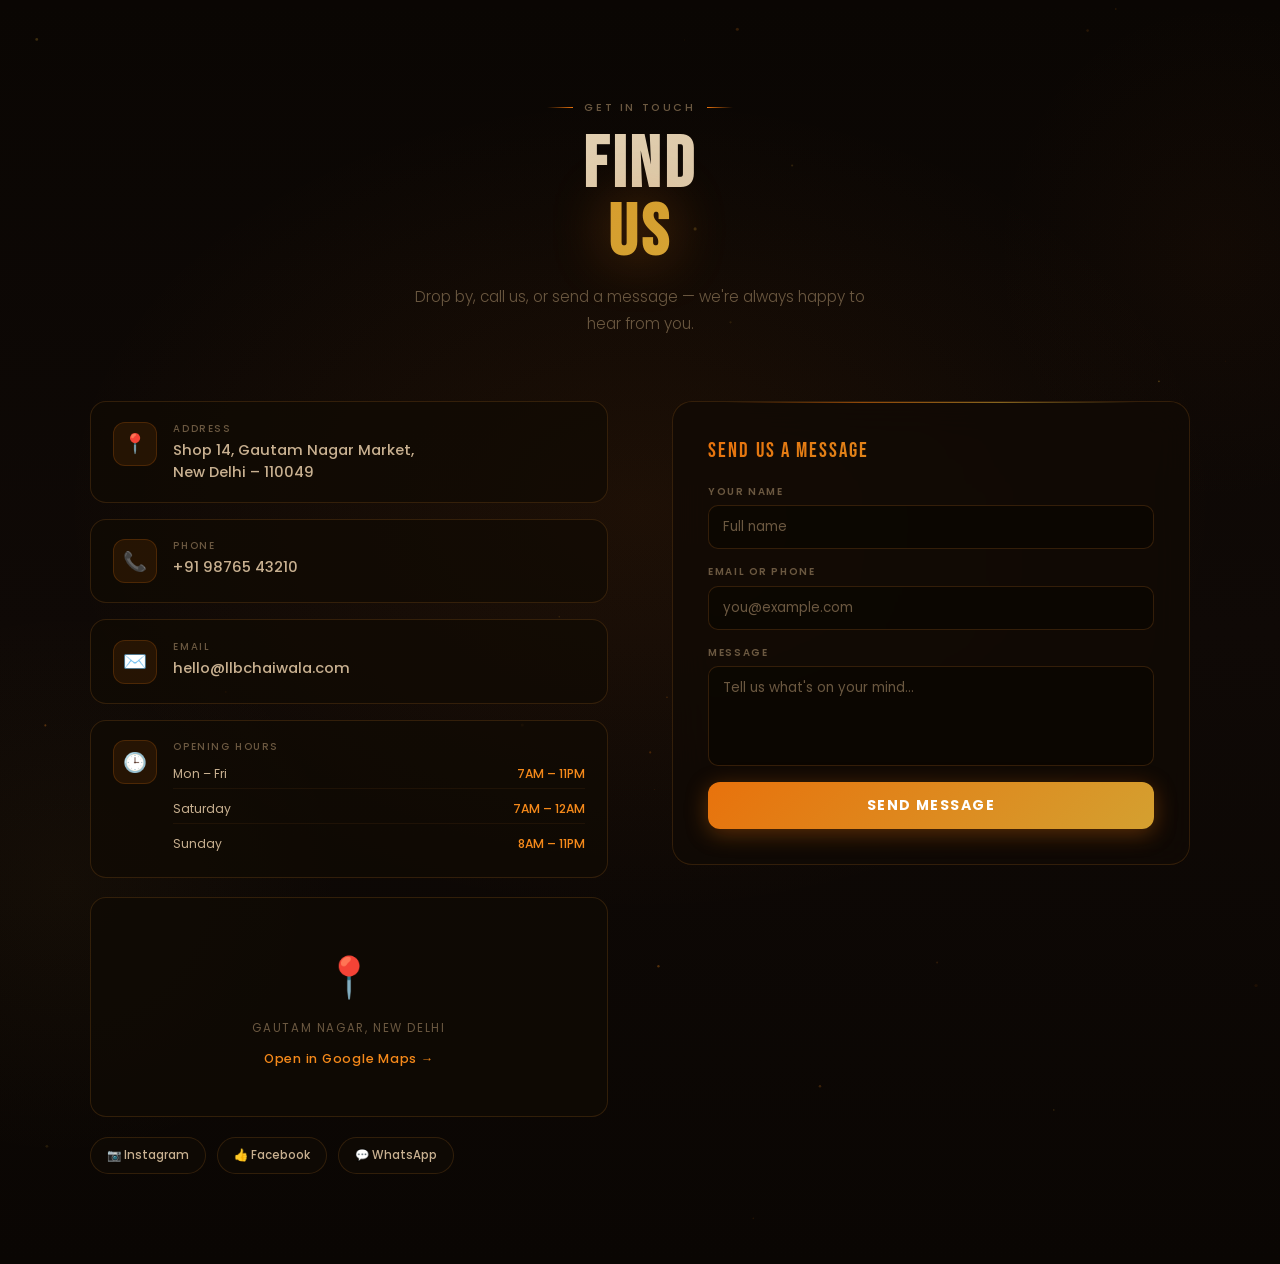
<file: contact-preview.html>
<!DOCTYPE html>
<html lang="en">

<head>
    <meta charset="UTF-8" />
    <meta name="viewport" content="width=device-width, initial-scale=1.0" />
    <title>LLB Chai Wala — Contact</title>
    <link rel="preconnect" href="https://fonts.googleapis.com" />
    <link rel="preconnect" href="https://fonts.gstatic.com" crossorigin />
    <link
        href="https://fonts.googleapis.com/css2?family=Bebas+Neue&family=Noto+Serif+Devanagari:wght@700&family=Poppins:wght@300;400;500;600;700&display=swap"
        rel="stylesheet" />
    <style>
        *,
        *::before,
        *::after {
            margin: 0;
            padding: 0;
            box-sizing: border-box
        }

        html {
            font-size: 16px;
            scroll-behavior: smooth
        }

        body {
            background: #0a0603;
            color: #f5e6c8;
            font-family: 'Poppins', sans-serif;
            -webkit-font-smoothing: antialiased;
        }

        :root {
            --orange: #e8720c;
            --orange-glow: #f5891a;
            --gold: #d4a030;
            --gold-light: #f0c060;
            --cream: #f5e6c8;
            --cream-dim: #c8b090;
            --muted: #6b5840;
            --border: rgba(212, 128, 40, .18);
            --grad: linear-gradient(135deg, #e8720c, #d4a030);
            --ease: cubic-bezier(.16, 1, .3, 1);
        }

        #contact {
            position: relative;
            width: 100%;
            padding: clamp(5rem, 10vh, 8rem) clamp(1rem, 4vw, 2rem);
            overflow: hidden;
            background: linear-gradient(180deg, #0a0603 0%, #0f0906 50%, #0a0603 100%);
        }

        #contact::before {
            content: '';
            position: absolute;
            inset: 0;
            background: radial-gradient(ellipse 70% 50% at 50% 40%, rgba(232, 114, 12, .07) 0%, transparent 65%), radial-gradient(ellipse 40% 40% at 5% 70%, rgba(212, 160, 48, .04) 0%, transparent 55%), radial-gradient(ellipse 35% 40% at 95% 20%, rgba(180, 80, 10, .04) 0%, transparent 50%);
            pointer-events: none;
        }

        #contactCanvas {
            position: absolute;
            inset: 0;
            width: 100%;
            height: 100%;
            pointer-events: none;
            z-index: 1;
        }

        .contact-wrap {
            position: relative;
            z-index: 2;
            max-width: 1100px;
            margin: 0 auto;
            display: grid;
            grid-template-columns: 1fr 1fr;
            gap: clamp(2.5rem, 5vw, 5rem);
            align-items: start;
        }

        .contact-header {
            position: relative;
            z-index: 2;
            text-align: center;
            margin-bottom: clamp(3rem, 5vw, 4rem);
        }

        .ct-eyebrow {
            display: inline-flex;
            align-items: center;
            gap: .7rem;
            font-size: .68rem;
            letter-spacing: .24em;
            text-transform: uppercase;
            color: var(--muted);
            font-weight: 500;
            margin-bottom: 1rem;
            opacity: 0;
            transform: translateY(14px);
            transition: opacity .7s var(--ease), transform .7s var(--ease);
        }

        .ct-eyebrow.in {
            opacity: 1;
            transform: translateY(0);
        }

        .ct-eyebrow::before,
        .ct-eyebrow::after {
            content: '';
            display: block;
            width: 26px;
            height: 1px;
            background: linear-gradient(to right, transparent, var(--orange));
        }

        .ct-eyebrow::after {
            background: linear-gradient(to left, transparent, var(--orange));
        }

        .ct-title {
            font-family: 'Bebas Neue', sans-serif;
            font-size: clamp(2.4rem, 7vw, 4.5rem);
            letter-spacing: .05em;
            line-height: .95;
            margin-bottom: .9rem;
            opacity: 0;
            transform: translateY(20px);
            transition: opacity .85s var(--ease) .08s, transform .85s var(--ease) .08s;
        }

        .ct-title.in {
            opacity: 1;
            transform: translateY(0);
        }

        .ct-title .t1 {
            display: block;
            background: linear-gradient(135deg, var(--cream), var(--cream-dim));
            -webkit-background-clip: text;
            -webkit-text-fill-color: transparent;
            background-clip: text;
        }

        .ct-title .t2 {
            display: block;
            background: linear-gradient(135deg, var(--orange-glow), var(--gold), var(--gold-light));
            -webkit-background-clip: text;
            -webkit-text-fill-color: transparent;
            background-clip: text;
            filter: drop-shadow(0 0 28px rgba(232, 114, 12, .4));
        }

        .ct-sub {
            font-size: clamp(.83rem, 1.8vw, .95rem);
            color: var(--muted);
            font-weight: 300;
            line-height: 1.8;
            max-width: 480px;
            margin: 0 auto;
            opacity: 0;
            transform: translateY(14px);
            transition: opacity .7s var(--ease) .16s, transform .7s var(--ease) .16s;
        }

        .ct-sub.in {
            opacity: 1;
            transform: translateY(0);
        }

        .contact-info {
            opacity: 0;
            transform: translateX(-24px);
            transition: opacity .85s var(--ease) .1s, transform .85s var(--ease) .1s;
        }

        .contact-info.in {
            opacity: 1;
            transform: translateX(0);
        }

        .ct-info-card {
            display: flex;
            align-items: flex-start;
            gap: 1rem;
            padding: 1.2rem 1.4rem;
            background: rgba(16, 10, 4, .7);
            border: 1px solid var(--border);
            border-radius: 16px;
            margin-bottom: 1rem;
            transition: border-color .3s, box-shadow .3s, transform .3s;
        }

        .ct-info-card:hover {
            border-color: rgba(232, 114, 12, .35);
            box-shadow: 0 8px 30px rgba(0, 0, 0, .4);
            transform: translateX(4px);
        }

        .ct-icon {
            width: 44px;
            height: 44px;
            border-radius: 12px;
            flex-shrink: 0;
            background: rgba(232, 114, 12, .1);
            border: 1px solid rgba(232, 114, 12, .2);
            display: flex;
            align-items: center;
            justify-content: center;
            font-size: 1.2rem;
            transition: background .3s, transform .3s var(--ease);
        }

        .ct-info-card:hover .ct-icon {
            background: rgba(232, 114, 12, .2);
            transform: scale(1.08);
        }

        .ct-info-label {
            font-size: .62rem;
            letter-spacing: .16em;
            text-transform: uppercase;
            color: var(--muted);
            font-weight: 500;
            margin-bottom: .2rem;
        }

        .ct-info-val {
            font-size: .92rem;
            color: var(--cream-dim);
            font-weight: 500;
            line-height: 1.5;
        }

        .ct-info-val a {
            color: var(--cream-dim);
            text-decoration: none;
            transition: color .25s;
        }

        .ct-info-val a:hover {
            color: var(--orange-glow);
        }

        .ct-map {
            position: relative;
            width: 100%;
            height: 220px;
            border-radius: 16px;
            overflow: hidden;
            margin-top: 1.2rem;
            background: rgba(16, 10, 4, .8);
            border: 1px solid var(--border);
            display: flex;
            flex-direction: column;
            align-items: center;
            justify-content: center;
            gap: .8rem;
            cursor: pointer;
            transition: border-color .3s;
        }

        .ct-map:hover {
            border-color: rgba(232, 114, 12, .35);
        }

        .ct-map-pin {
            font-size: 2.5rem;
            animation: mapFloat 2.5s ease-in-out infinite;
        }

        .ct-map-label {
            font-size: .72rem;
            letter-spacing: .14em;
            text-transform: uppercase;
            color: var(--muted);
        }

        .ct-map-link {
            font-size: .78rem;
            color: var(--orange-glow);
            font-weight: 500;
            letter-spacing: .06em;
        }

        .ct-socials {
            margin-top: 1.2rem;
            display: flex;
            gap: .7rem;
            flex-wrap: wrap;
        }

        .ct-social {
            display: inline-flex;
            align-items: center;
            gap: .5rem;
            padding: 9px 16px;
            border-radius: 50px;
            background: rgba(17, 12, 5, .6);
            border: 1px solid var(--border);
            font-size: .72rem;
            font-weight: 500;
            color: var(--cream-dim);
            text-decoration: none;
            transition: border-color .3s, color .3s, background .3s, transform .2s;
        }

        .ct-social:hover {
            border-color: rgba(232, 114, 12, .4);
            color: var(--orange-glow);
            background: rgba(232, 114, 12, .08);
            transform: translateY(-2px);
        }

        .contact-form-side {
            opacity: 0;
            transform: translateX(24px);
            transition: opacity .85s var(--ease) .2s, transform .85s var(--ease) .2s;
        }

        .contact-form-side.in {
            opacity: 1;
            transform: translateX(0);
        }

        .ct-form-card {
            background: rgba(16, 10, 4, .75);
            border: 1px solid var(--border);
            border-radius: 20px;
            padding: clamp(1.6rem, 3.5vw, 2.2rem);
            backdrop-filter: blur(18px);
            position: relative;
            overflow: hidden;
        }

        .ct-form-card::before {
            content: '';
            position: absolute;
            top: 0;
            left: 10%;
            right: 10%;
            height: 1px;
            background: linear-gradient(to right, transparent, var(--orange), var(--gold), transparent);
            opacity: .6;
        }

        .ct-form-title {
            font-family: 'Bebas Neue', sans-serif;
            font-size: 1.3rem;
            letter-spacing: .1em;
            margin-bottom: 1.4rem;
            background: var(--grad);
            -webkit-background-clip: text;
            -webkit-text-fill-color: transparent;
            background-clip: text;
        }

        .ct-field {
            display: flex;
            flex-direction: column;
            gap: .4rem;
            margin-bottom: 1rem;
        }

        .ct-label {
            font-size: .62rem;
            letter-spacing: .16em;
            text-transform: uppercase;
            color: var(--muted);
            font-weight: 600;
            transition: color .3s;
        }

        .ct-field:focus-within .ct-label {
            color: var(--orange-glow);
        }

        .ct-input,
        .ct-textarea {
            width: 100%;
            padding: 11px 14px;
            background: rgba(10, 6, 2, .7);
            border: 1px solid rgba(212, 128, 40, .2);
            border-radius: 10px;
            color: var(--cream);
            font-family: 'Poppins', sans-serif;
            font-size: .84rem;
            outline: none;
            transition: border-color .3s, box-shadow .3s, background .3s;
        }

        .ct-input::placeholder,
        .ct-textarea::placeholder {
            color: var(--muted);
        }

        .ct-input:focus,
        .ct-textarea:focus {
            border-color: rgba(232, 114, 12, .5);
            box-shadow: 0 0 0 3px rgba(232, 114, 12, .08);
            background: rgba(14, 9, 3, .85);
        }

        .ct-textarea {
            resize: none;
            min-height: 100px;
        }

        .ct-send {
            width: 100%;
            padding: 13px;
            background: var(--grad);
            color: #fff;
            font-family: 'Poppins', sans-serif;
            font-size: .88rem;
            font-weight: 700;
            letter-spacing: .1em;
            text-transform: uppercase;
            border: none;
            border-radius: 12px;
            cursor: pointer;
            position: relative;
            overflow: hidden;
            box-shadow: 0 5px 22px rgba(232, 114, 12, .35);
            transition: box-shadow .3s, transform .2s;
        }

        .ct-send::before {
            content: '';
            position: absolute;
            top: 0;
            left: -100%;
            width: 55%;
            height: 100%;
            background: linear-gradient(90deg, transparent, rgba(255, 255, 255, .2), transparent);
            transition: left .5s;
        }

        .ct-send:hover {
            box-shadow: 0 8px 32px rgba(232, 114, 12, .6);
            transform: translateY(-2px);
        }

        .ct-send:hover::before {
            left: 160%;
        }

        .ct-send-success {
            background: linear-gradient(135deg, #16a34a, #4ade80) !important;
        }

        .ct-hours {
            display: flex;
            flex-direction: column;
            gap: .4rem;
            margin-top: .4rem;
        }

        .ct-hour-row {
            display: flex;
            justify-content: space-between;
            font-size: .76rem;
            color: var(--cream-dim);
            padding: .3rem 0;
            border-bottom: 1px solid rgba(212, 128, 40, .08);
        }

        .ct-hour-row:last-child {
            border-bottom: none;
        }

        .ct-hour-row span:last-child {
            color: var(--orange-glow);
            font-weight: 500;
        }

        @keyframes mapFloat {

            0%,
            100% {
                transform: translateY(0)
            }

            50% {
                transform: translateY(-6px)
            }
        }

        @media(max-width:860px) {
            .contact-wrap {
                grid-template-columns: 1fr;
                gap: 2rem;
            }

            .contact-info,
            .contact-form-side {
                transform: none !important;
            }
        }
    </style>
</head>

<body>

    <section id="contact" aria-label="Contact us">
        <canvas id="contactCanvas" aria-hidden="true"></canvas>

        <div class="contact-header">
            <p class="ct-eyebrow js-ct">Get In Touch</p>
            <h2 class="ct-title js-ct"><span class="t1">Find</span><span class="t2">Us</span></h2>
            <p class="ct-sub js-ct">Drop by, call us, or send a message — we're always happy to hear from you.</p>
        </div>

        <div class="contact-wrap">

            <!-- Info side -->
            <div class="contact-info js-ct">

                <div class="ct-info-card">
                    <div class="ct-icon">📍</div>
                    <div class="ct-info-text">
                        <div class="ct-info-label">Address</div>
                        <div class="ct-info-val">Shop 14, Gautam Nagar Market,<br />New Delhi – 110049</div>
                    </div>
                </div>

                <div class="ct-info-card">
                    <div class="ct-icon">📞</div>
                    <div class="ct-info-text">
                        <div class="ct-info-label">Phone</div>
                        <div class="ct-info-val"><a href="tel:+919876543210">+91 98765 43210</a></div>
                    </div>
                </div>

                <div class="ct-info-card">
                    <div class="ct-icon">✉️</div>
                    <div class="ct-info-text">
                        <div class="ct-info-label">Email</div>
                        <div class="ct-info-val"><a href="mailto:hello@llbchaiwala.com">hello@llbchaiwala.com</a></div>
                    </div>
                </div>

                <div class="ct-info-card">
                    <div class="ct-icon">🕒</div>
                    <div class="ct-info-text" style="width:100%">
                        <div class="ct-info-label">Opening Hours</div>
                        <div class="ct-hours">
                            <div class="ct-hour-row"><span>Mon – Fri</span><span>7AM – 11PM</span></div>
                            <div class="ct-hour-row"><span>Saturday</span><span>7AM – 12AM</span></div>
                            <div class="ct-hour-row"><span>Sunday</span><span>8AM – 11PM</span></div>
                        </div>
                    </div>
                </div>

                <!-- Map placeholder -->
                <div class="ct-map" id="mapBtn">
                    <div class="ct-map-pin">📍</div>
                    <div class="ct-map-label">Gautam Nagar, New Delhi</div>
                    <div class="ct-map-link">Open in Google Maps →</div>
                </div>

                <!-- Socials -->
                <div class="ct-socials">
                    <a href="#" class="ct-social">📷 Instagram</a>
                    <a href="#" class="ct-social">👍 Facebook</a>
                    <a href="#" class="ct-social">💬 WhatsApp</a>
                </div>

            </div>

            <!-- Form side -->
            <div class="contact-form-side js-ct">
                <div class="ct-form-card">
                    <div class="ct-form-title">Send Us a Message</div>
                    <form id="contactForm">
                        <div class="ct-field">
                            <label class="ct-label" for="ctName">Your Name</label>
                            <input type="text" id="ctName" class="ct-input" placeholder="Full name" required />
                        </div>
                        <div class="ct-field">
                            <label class="ct-label" for="ctEmail">Email or Phone</label>
                            <input type="text" id="ctEmail" class="ct-input" placeholder="you@example.com" required />
                        </div>
                        <div class="ct-field">
                            <label class="ct-label" for="ctMsg">Message</label>
                            <textarea id="ctMsg" class="ct-textarea" placeholder="Tell us what's on your mind…"
                                required></textarea>
                        </div>
                        <button type="submit" class="ct-send" id="ctSendBtn">
                            <span id="ctSendLabel">Send Message</span>
                        </button>
                    </form>
                </div>
            </div>

        </div>
    </section>

    <script>
        'use strict';
        (function () {
            const c = document.getElementById('contactCanvas'); if (!c) return;
            const ctx = c.getContext('2d');
            const COLS = ['rgba(232,114,12,', 'rgba(212,160,48,', 'rgba(245,137,26,'];
            let W, H, pts = [], raf;
            function resize() { W = c.width = c.offsetWidth; H = c.height = c.offsetHeight; }
            function mk(r) { return { x: Math.random() * W, y: r ? Math.random() * H : H + 5, rad: Math.random() * 1.4 + .3, vy: Math.random() * .3 + .07, vx: (Math.random() - .5) * .14, op: Math.random() * .3 + .05, col: COLS[~~(Math.random() * 3)] }; }
            function draw() {
                ctx.clearRect(0, 0, W, H);
                pts.forEach((p, i) => {
                    p.y -= p.vy; p.x += p.vx;
                    if (p.y < H * .15) p.op -= .003;
                    ctx.beginPath(); ctx.arc(p.x, p.y, p.rad, 0, Math.PI * 2); ctx.fillStyle = p.col + p.op + ')'; ctx.fill();
                    if (p.y < -8 || p.op <= 0) pts[i] = mk(false);
                }); raf = requestAnimationFrame(draw);
            }
            const ro = new ResizeObserver(() => resize()); ro.observe(c.parentElement || document.body);
            resize(); for (let i = 0; i < 35; i++)pts.push(mk(true)); draw();
        })();

        (function () {
            const io = new IntersectionObserver(entries => {
                entries.forEach(e => { if (!e.isIntersecting) return; e.target.classList.add('in'); io.unobserve(e.target); });
            }, { threshold: .1, rootMargin: '-20px 0px' });
            document.querySelectorAll('.js-ct').forEach(el => io.observe(el));
        })();

        document.getElementById('mapBtn')?.addEventListener('click', () => {
            window.open('https://www.google.com/maps/search/?api=1&query=Gautam+Nagar+New+Delhi', '_blank');
        });

        document.getElementById('contactForm')?.addEventListener('submit', function (e) {
            e.preventDefault();
            const btn = document.getElementById('ctSendBtn');
            const lbl = document.getElementById('ctSendLabel');
            btn.disabled = true; lbl.textContent = 'Sending…';
            setTimeout(() => {
                btn.classList.add('ct-send-success');
                lbl.textContent = 'Message Sent! ✓';
                setTimeout(() => {
                    this.reset();
                    btn.classList.remove('ct-send-success');
                    btn.disabled = false; lbl.textContent = 'Send Message';
                }, 2200);
            }, 1100);
        });
    </script>
</body>

</html>
</file>
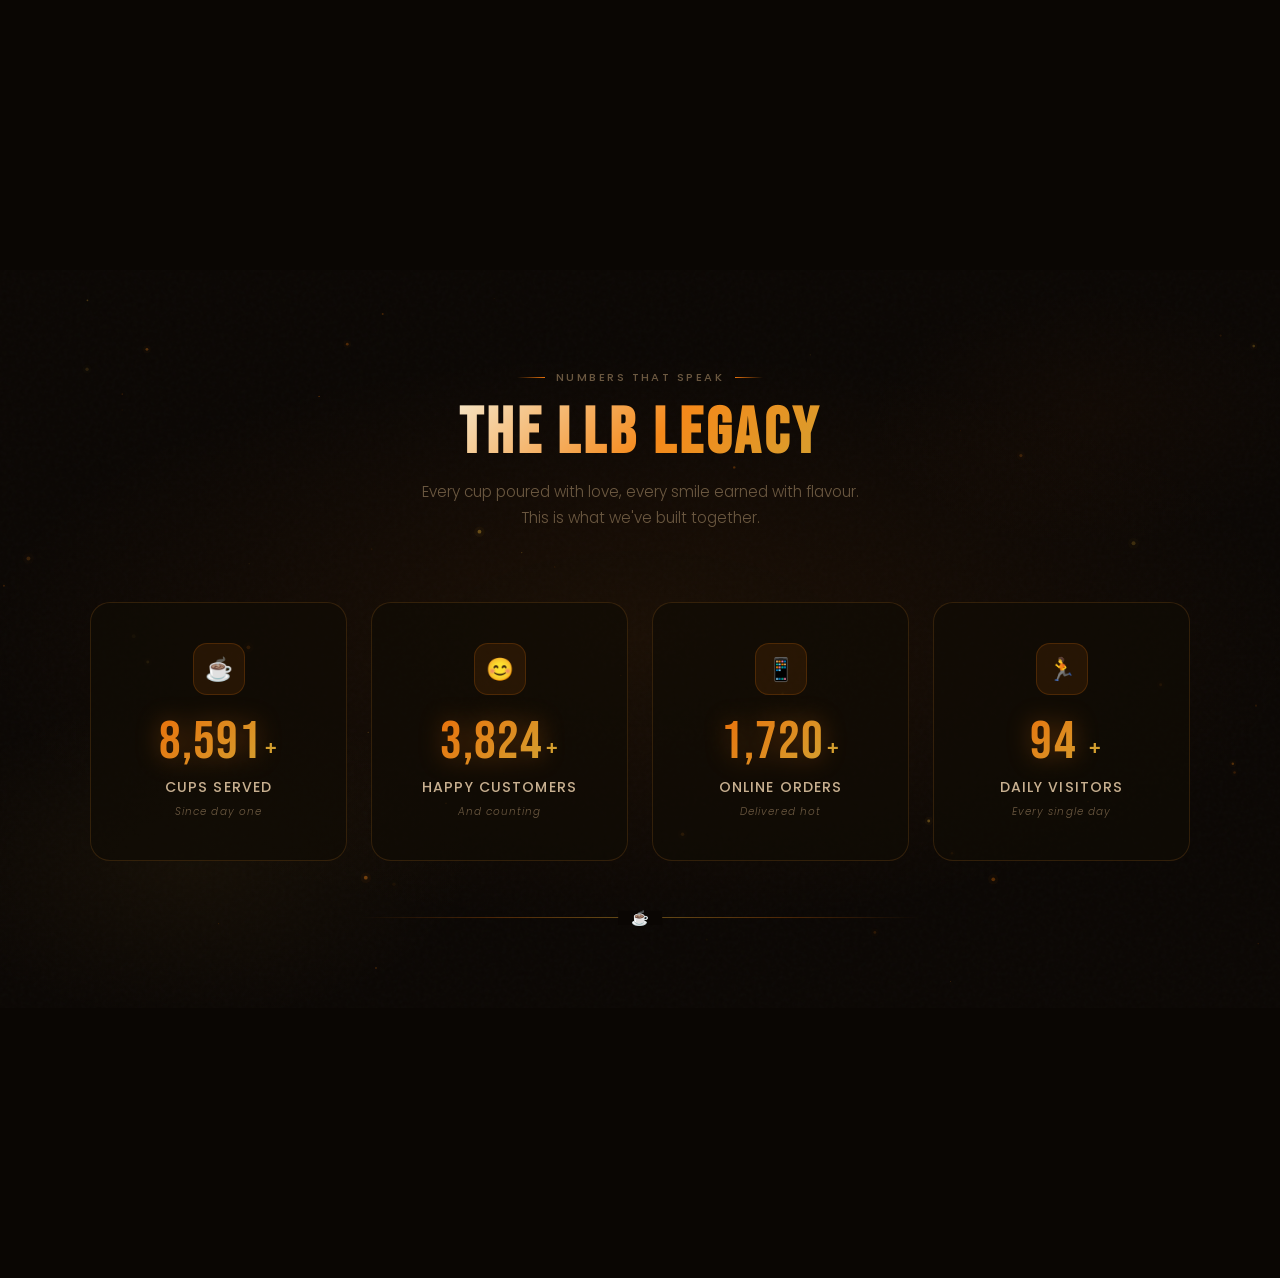
<file: counter-preview.html>
<!DOCTYPE html>
<html lang="en">

<head>
    <meta charset="UTF-8" />
    <meta name="viewport" content="width=device-width, initial-scale=1.0" />
    <title>LLB Chai Wala — Counter Section</title>
    <link rel="preconnect" href="https://fonts.googleapis.com" />
    <link rel="preconnect" href="https://fonts.gstatic.com" crossorigin />
    <link
        href="https://fonts.googleapis.com/css2?family=Playfair+Display:ital,wght@1,400&family=Bebas+Neue&family=Noto+Serif+Devanagari:wght@700&family=Poppins:wght@300;400;500;600&display=swap"
        rel="stylesheet" />
    <style>
        *,
        *::before,
        *::after {
            margin: 0;
            padding: 0;
            box-sizing: border-box
        }

        html {
            font-size: 16px;
            scroll-behavior: smooth
        }

        body {
            background: #0a0603;
            color: #f5e6c8;
            font-family: 'Poppins', sans-serif;
            -webkit-font-smoothing: antialiased;
            min-height: 130vh;
            display: flex;
            flex-direction: column;
            align-items: center;
            justify-content: center;
        }

        :root {
            --orange: #e8720c;
            --orange-glow: #f5891a;
            --gold: #d4a030;
            --gold-light: #f0c060;
            --cream: #f5e6c8;
            --cream-dim: #c8b090;
            --muted: #6b5840;
            --border: rgba(212, 128, 40, .18);
            --bg: #0a0603;
            --bg2: #110e07;
            --grad: linear-gradient(135deg, #e8720c 0%, #d4a030 100%);
            --ease: cubic-bezier(.16, 1, .3, 1);
        }

        /* =============================================
   COUNTER SECTION
============================================= */
        #counters {
            position: relative;
            width: 100%;
            padding: clamp(5rem, 10vh, 8rem) 1.5rem;
            overflow: hidden;
        }

        /* ── Background layers ── */
        #counters::before {
            content: '';
            position: absolute;
            inset: 0;
            background:
                radial-gradient(ellipse 80% 60% at 50% 50%,
                    rgba(232, 114, 12, .07) 0%, transparent 65%),
                radial-gradient(ellipse 40% 40% at 15% 80%,
                    rgba(212, 160, 48, .05) 0%, transparent 55%),
                radial-gradient(ellipse 35% 35% at 85% 20%,
                    rgba(180, 80, 10, .04) 0%, transparent 50%);
            pointer-events: none;
        }

        /* Grain texture */
        #counters::after {
            content: '';
            position: absolute;
            inset: 0;
            background-image: url("data:image/svg+xml,%3Csvg viewBox='0 0 200 200' xmlns='http://www.w3.org/2000/svg'%3E%3Cfilter id='n'%3E%3CfeTurbulence type='fractalNoise' baseFrequency='.85' numOctaves='4' stitchTiles='stitch'/%3E%3C/filter%3E%3Crect width='100%25' height='100%25' filter='url(%23n)' opacity='.04'/%3E%3C/svg%3E");
            opacity: .6;
            pointer-events: none;
        }

        /* Particle canvas */
        #counterCanvas {
            position: absolute;
            inset: 0;
            width: 100%;
            height: 100%;
            pointer-events: none;
            z-index: 1;
        }

        /* ── Section header ── */
        .counter-header {
            position: relative;
            z-index: 2;
            text-align: center;
            margin-bottom: clamp(3rem, 6vw, 4.5rem);
        }

        .counter-eyebrow {
            display: inline-flex;
            align-items: center;
            gap: .7rem;
            font-size: .7rem;
            letter-spacing: .22em;
            text-transform: uppercase;
            color: var(--muted);
            font-weight: 500;
            margin-bottom: 1rem;
            opacity: 0;
            transform: translateY(16px);
            transition: opacity .7s var(--ease), transform .7s var(--ease);
        }

        .counter-eyebrow.visible {
            opacity: 1;
            transform: translateY(0);
        }

        .counter-eyebrow::before,
        .counter-eyebrow::after {
            content: '';
            display: block;
            width: 28px;
            height: 1px;
            background: linear-gradient(to right, transparent, var(--orange));
        }

        .counter-eyebrow::after {
            background: linear-gradient(to left, transparent, var(--orange));
        }

        .counter-title {
            font-family: 'Bebas Neue', sans-serif;
            font-size: clamp(2.2rem, 6vw, 4rem);
            letter-spacing: .06em;
            line-height: 1;
            margin-bottom: .8rem;
            opacity: 0;
            transform: translateY(20px);
            transition: opacity .8s var(--ease) .1s, transform .8s var(--ease) .1s;
        }

        .counter-title.visible {
            opacity: 1;
            transform: translateY(0);
        }

        .counter-title span {
            background: linear-gradient(135deg, var(--cream) 0%, var(--orange-glow) 55%, var(--gold) 100%);
            -webkit-background-clip: text;
            -webkit-text-fill-color: transparent;
            background-clip: text;
        }

        .counter-subtitle {
            font-size: clamp(.82rem, 1.8vw, .95rem);
            color: var(--muted);
            font-weight: 300;
            line-height: 1.7;
            opacity: 0;
            transform: translateY(14px);
            transition: opacity .7s var(--ease) .2s, transform .7s var(--ease) .2s;
        }

        .counter-subtitle.visible {
            opacity: 1;
            transform: translateY(0);
        }

        /* ── Cards grid ── */
        .counter-grid {
            position: relative;
            z-index: 2;
            display: grid;
            grid-template-columns: repeat(4, 1fr);
            gap: clamp(1rem, 2.5vw, 1.5rem);
            max-width: 1100px;
            margin: 0 auto;
        }

        /* ── Single counter card ── */
        .counter-card {
            position: relative;
            padding: clamp(1.8rem, 3.5vw, 2.5rem) clamp(1.2rem, 2.5vw, 2rem);
            background: rgba(17, 12, 5, .7);
            border: 1px solid var(--border);
            border-radius: 20px;
            overflow: hidden;
            cursor: default;
            text-align: center;

            /* Stagger in */
            opacity: 0;
            transform: translateY(35px) scale(.97);
            transition:
                opacity .75s var(--ease),
                transform .75s var(--ease),
                box-shadow .4s ease,
                border-color .4s ease;
        }

        .counter-card.visible {
            opacity: 1;
            transform: translateY(0) scale(1);
        }

        .counter-card:nth-child(1) {
            transition-delay: .05s
        }

        .counter-card:nth-child(2) {
            transition-delay: .15s
        }

        .counter-card:nth-child(3) {
            transition-delay: .25s
        }

        .counter-card:nth-child(4) {
            transition-delay: .35s
        }

        /* Card hover */
        .counter-card:hover {
            border-color: rgba(232, 114, 12, .4);
            box-shadow:
                0 0 0 1px rgba(232, 114, 12, .12),
                0 8px 40px rgba(232, 114, 12, .18),
                0 20px 60px rgba(0, 0, 0, .5);
            transform: translateY(-6px) scale(1.02) !important;
        }

        /* Gradient top border */
        .counter-card::before {
            content: '';
            position: absolute;
            top: 0;
            left: 10%;
            right: 10%;
            height: 1px;
            background: linear-gradient(to right,
                    transparent, var(--orange), var(--gold), transparent);
            opacity: 0;
            transition: opacity .4s;
        }

        .counter-card:hover::before {
            opacity: 1;
        }

        /* Card inner glow (hidden, expands on hover) */
        .counter-card::after {
            content: '';
            position: absolute;
            top: 50%;
            left: 50%;
            transform: translate(-50%, -50%);
            width: 60%;
            aspect-ratio: 1;
            border-radius: 50%;
            background: radial-gradient(circle,
                    rgba(232, 114, 12, .1) 0%, transparent 75%);
            opacity: 0;
            transition: opacity .4s, width .4s;
            pointer-events: none;
        }

        .counter-card:hover::after {
            opacity: 1;
            width: 120%;
        }

        /* Icon */
        .card-icon {
            width: 52px;
            height: 52px;
            border-radius: 14px;
            background: rgba(232, 114, 12, .1);
            border: 1px solid rgba(232, 114, 12, .2);
            display: flex;
            align-items: center;
            justify-content: center;
            margin: 0 auto 1.2rem;
            font-size: 1.4rem;
            transition: background .3s, border-color .3s, transform .4s var(--ease), box-shadow .4s;
        }

        .counter-card:hover .card-icon {
            background: rgba(232, 114, 12, .18);
            border-color: rgba(232, 114, 12, .45);
            transform: scale(1.1) rotate(-4deg);
            box-shadow: 0 0 20px rgba(232, 114, 12, .3);
        }

        /* Number */
        .card-number {
            display: flex;
            align-items: baseline;
            justify-content: center;
            gap: .15rem;
            margin-bottom: .5rem;
            line-height: 1;
        }

        .card-count {
            font-family: 'Bebas Neue', sans-serif;
            font-size: clamp(2.4rem, 5vw, 3.4rem);
            letter-spacing: .02em;
            background: var(--grad);
            -webkit-background-clip: text;
            -webkit-text-fill-color: transparent;
            background-clip: text;
            filter: drop-shadow(0 0 12px rgba(232, 114, 12, .35));
            transition: filter .3s;
            /* separate element so we can animate the text */
            display: inline-block;
            min-width: 3ch;
        }

        .counter-card:hover .card-count {
            filter: drop-shadow(0 0 22px rgba(232, 114, 12, .6));
        }

        .card-suffix {
            font-family: 'Bebas Neue', sans-serif;
            font-size: clamp(1.4rem, 2.5vw, 1.8rem);
            color: var(--gold);
            letter-spacing: .05em;
        }

        /* Label */
        .card-label {
            font-size: clamp(.75rem, 1.4vw, .88rem);
            font-weight: 500;
            letter-spacing: .08em;
            text-transform: uppercase;
            color: var(--cream-dim);
            margin-bottom: .4rem;
            transition: color .3s;
        }

        .counter-card:hover .card-label {
            color: var(--cream);
        }

        /* Sub-label */
        .card-sub {
            font-size: .65rem;
            letter-spacing: .1em;
            color: var(--muted);
            font-weight: 300;
            font-style: italic;
        }

        /* Pulse ring (shows on hover) */
        .card-pulse {
            position: absolute;
            inset: -1px;
            border-radius: 20px;
            border: 1px solid rgba(232, 114, 12, .25);
            opacity: 0;
            animation: none;
        }

        .counter-card:hover .card-pulse {
            opacity: 1;
            animation: cardPulse 1.8s ease-out infinite;
        }

        /* ── Divider below section ── */
        .counter-divider {
            position: relative;
            z-index: 2;
            width: min(560px, 90%);
            margin: clamp(3.5rem, 6vh, 5rem) auto 0;
            height: 1px;
            background: linear-gradient(to right,
                    transparent 0%, rgba(232, 114, 12, .3) 25%,
                    rgba(212, 160, 48, .45) 50%, rgba(232, 114, 12, .3) 75%,
                    transparent 100%);
        }

        .counter-divider::before {
            content: '☕';
            position: absolute;
            top: 50%;
            left: 50%;
            transform: translate(-50%, -50%);
            font-size: .9rem;
            background: var(--bg);
            padding: 0 .8rem;
            line-height: 1;
        }

        /* ── Keyframes ── */
        @keyframes cardPulse {
            0% {
                transform: scale(1);
                opacity: .6
            }

            100% {
                transform: scale(1.04);
                opacity: 0
            }
        }

        @keyframes floatY {

            0%,
            100% {
                transform: translateY(0)
            }

            50% {
                transform: translateY(-8px)
            }
        }

        /* ── Responsive ── */
        @media(max-width:900px) {
            .counter-grid {
                grid-template-columns: repeat(2, 1fr);
            }
        }

        @media(max-width:480px) {
            .counter-grid {
                grid-template-columns: 1fr 1fr;
                gap: .85rem;
            }

            .counter-card {
                padding: 1.4rem 1rem;
            }

            .card-icon {
                width: 42px;
                height: 42px;
                font-size: 1.1rem;
                margin-bottom: .9rem;
            }
        }

        @media(max-width:360px) {
            .counter-grid {
                grid-template-columns: 1fr;
            }
        }

        @media(prefers-reduced-motion:reduce) {
            * {
                animation-duration: .01ms !important;
                transition-duration: .01ms !important
            }
        }
    </style>
</head>

<body>

    <!-- scroll trigger spacer -->
    <div style="height:30vh"></div>

    <!-- ═══════════════════════════════════
     COUNTER SECTION
═══════════════════════════════════ -->
    <section id="counters" aria-label="Our achievements in numbers">

        <canvas id="counterCanvas" aria-hidden="true"></canvas>

        <!-- Header -->
        <div class="counter-header">
            <p class="counter-eyebrow js-reveal">Numbers That Speak</p>
            <h2 class="counter-title js-reveal">
                <span>The LLB Legacy</span>
            </h2>
            <p class="counter-subtitle js-reveal">
                Every cup poured with love, every smile earned with flavour.<br />
                This is what we've built together.
            </p>
        </div>

        <!-- Cards -->
        <div class="counter-grid">

            <!-- Card 1 -->
            <div class="counter-card js-card" aria-label="10,000 plus cups served">
                <div class="card-pulse" aria-hidden="true"></div>
                <div class="card-icon" aria-hidden="true">☕</div>
                <div class="card-number">
                    <span class="card-count" data-target="10000" data-suffix="">0</span>
                    <span class="card-suffix">+</span>
                </div>
                <p class="card-label">Cups Served</p>
                <p class="card-sub">Since day one</p>
            </div>

            <!-- Card 2 -->
            <div class="counter-card js-card" aria-label="5,000 plus happy customers">
                <div class="card-pulse" aria-hidden="true"></div>
                <div class="card-icon" aria-hidden="true">😊</div>
                <div class="card-number">
                    <span class="card-count" data-target="5000" data-suffix="">0</span>
                    <span class="card-suffix">+</span>
                </div>
                <p class="card-label">Happy Customers</p>
                <p class="card-sub">And counting</p>
            </div>

            <!-- Card 3 -->
            <div class="counter-card js-card" aria-label="2,000 plus online orders">
                <div class="card-pulse" aria-hidden="true"></div>
                <div class="card-icon" aria-hidden="true">📱</div>
                <div class="card-number">
                    <span class="card-count" data-target="2000" data-suffix="">0</span>
                    <span class="card-suffix">+</span>
                </div>
                <p class="card-label">Online Orders</p>
                <p class="card-sub">Delivered hot</p>
            </div>

            <!-- Card 4 -->
            <div class="counter-card js-card" aria-label="100 plus daily visitors">
                <div class="card-pulse" aria-hidden="true"></div>
                <div class="card-icon" aria-hidden="true">🏃</div>
                <div class="card-number">
                    <span class="card-count" data-target="100" data-suffix="">0</span>
                    <span class="card-suffix">+</span>
                </div>
                <p class="card-label">Daily Visitors</p>
                <p class="card-sub">Every single day</p>
            </div>

        </div><!-- /counter-grid -->

        <div class="counter-divider" aria-hidden="true"></div>

    </section>

    <div style="height:30vh"></div>

    <script>
        'use strict';

        /* ── Particle canvas ── */
        (function () {
            const c = document.getElementById('counterCanvas');
            if (!c) return;
            const ctx = c.getContext('2d');
            const COLS = ['rgba(232,114,12,', 'rgba(212,160,48,', 'rgba(245,137,26,', 'rgba(180,90,10,'];
            let W, H, pts = [], raf;

            function resize() { W = c.width = c.offsetWidth; H = c.height = c.offsetHeight; }

            function mkPt(rand) {
                return {
                    x: Math.random() * W,
                    y: rand ? Math.random() * H : H + 5,
                    r: Math.random() * 1.8 + .3,
                    vy: Math.random() * .4 + .1,
                    vx: (Math.random() - .5) * .2,
                    op: Math.random() * .38 + .06,
                    col: COLS[Math.floor(Math.random() * COLS.length)],
                    flick: Math.random() < .3
                };
            }

            function draw() {
                ctx.clearRect(0, 0, W, H);
                pts.forEach((p, i) => {
                    p.y -= p.vy; p.x += p.vx;
                    if (p.flick) p.op += (Math.random() - .5) * .035;
                    p.op = Math.min(.5, Math.max(.04, p.op));
                    if (p.y < H * .2) p.op -= .003;
                    ctx.beginPath();
                    ctx.arc(p.x, p.y, p.r, 0, Math.PI * 2);
                    ctx.fillStyle = p.col + p.op + ')';
                    ctx.fill();
                    if (p.r > 1.2) {
                        ctx.beginPath();
                        ctx.arc(p.x, p.y, p.r * 2.8, 0, Math.PI * 2);
                        ctx.fillStyle = p.col + (p.op * .1) + ')';
                        ctx.fill();
                    }
                    if (p.y < -8 || p.op <= 0) pts[i] = mkPt(false);
                });
                raf = requestAnimationFrame(draw);
            }

            const ro = new ResizeObserver(() => { resize(); });
            ro.observe(c.parentElement || document.body);
            resize();
            for (let i = 0; i < 50; i++) pts.push(mkPt(true));
            draw();
            document.addEventListener('visibilitychange', () =>
                document.hidden ? cancelAnimationFrame(raf) : draw()
            );
        })();

        /* ── Intersection Observer for reveals + counters ── */
        (function () {
            const ease = t => 1 - Math.pow(1 - t, 4); // ease-out quartic

            /* Format number with commas */
            function fmt(n) { return n.toLocaleString('en-IN'); }

            /* Animate single counter */
            function animateCount(el) {
                const target = parseInt(el.dataset.target, 10);
                const dur = target >= 5000 ? 2200 : target >= 1000 ? 1800 : 1400;
                const start = performance.now();

                /* Scramble effect: cycle random numbers before settling */
                const scramble = (progress) => {
                    if (progress < .35) {
                        /* Random scramble phase */
                        const rand = Math.floor(Math.random() * target);
                        el.textContent = fmt(rand);
                    } else {
                        /* Count-up phase */
                        const p = (progress - .35) / .65;
                        el.textContent = fmt(Math.floor(ease(Math.min(p, 1)) * target));
                    }
                };

                (function tick(now) {
                    const progress = Math.min((now - start) / dur, 1);
                    scramble(progress);
                    if (progress < 1) requestAnimationFrame(tick);
                    else el.textContent = fmt(target);
                })(start);
            }

            /* Reveal observer */
            const revealIO = new IntersectionObserver(entries => {
                entries.forEach(entry => {
                    if (!entry.isIntersecting) return;
                    entry.target.classList.add('visible');
                    revealIO.unobserve(entry.target);
                });
            }, { threshold: .15, rootMargin: '-40px 0px' });

            document.querySelectorAll('.js-reveal').forEach(el => revealIO.observe(el));

            /* Card + counter observer */
            const cardIO = new IntersectionObserver(entries => {
                entries.forEach(entry => {
                    if (!entry.isIntersecting) return;
                    entry.target.classList.add('visible');
                    /* Start counter after card appears */
                    const countEl = entry.target.querySelector('.card-count[data-target]');
                    if (countEl) {
                        setTimeout(() => animateCount(countEl),
                            /* stagger based on index */
                            [...document.querySelectorAll('.js-card')].indexOf(entry.target) * 120 + 200
                        );
                    }
                    cardIO.unobserve(entry.target);
                });
            }, { threshold: .2, rootMargin: '-30px 0px' });

            document.querySelectorAll('.js-card').forEach(el => cardIO.observe(el));
        })();

        /* ── Card tilt on mouse move ── */
        (function () {
            document.querySelectorAll('.counter-card').forEach(card => {
                card.addEventListener('mousemove', e => {
                    const r = card.getBoundingClientRect();
                    const x = (e.clientX - r.left) / r.width - .5;
                    const y = (e.clientY - r.top) / r.height - .5;
                    card.style.transform =
                        `translateY(-6px) scale(1.02) perspective(600px) rotateX(${-y * 6}deg) rotateY(${x * 6}deg)`;
                });
                card.addEventListener('mouseleave', () => {
                    card.style.transform = '';
                });
            });
        })();
    </script>
</body>

</html>
</file>
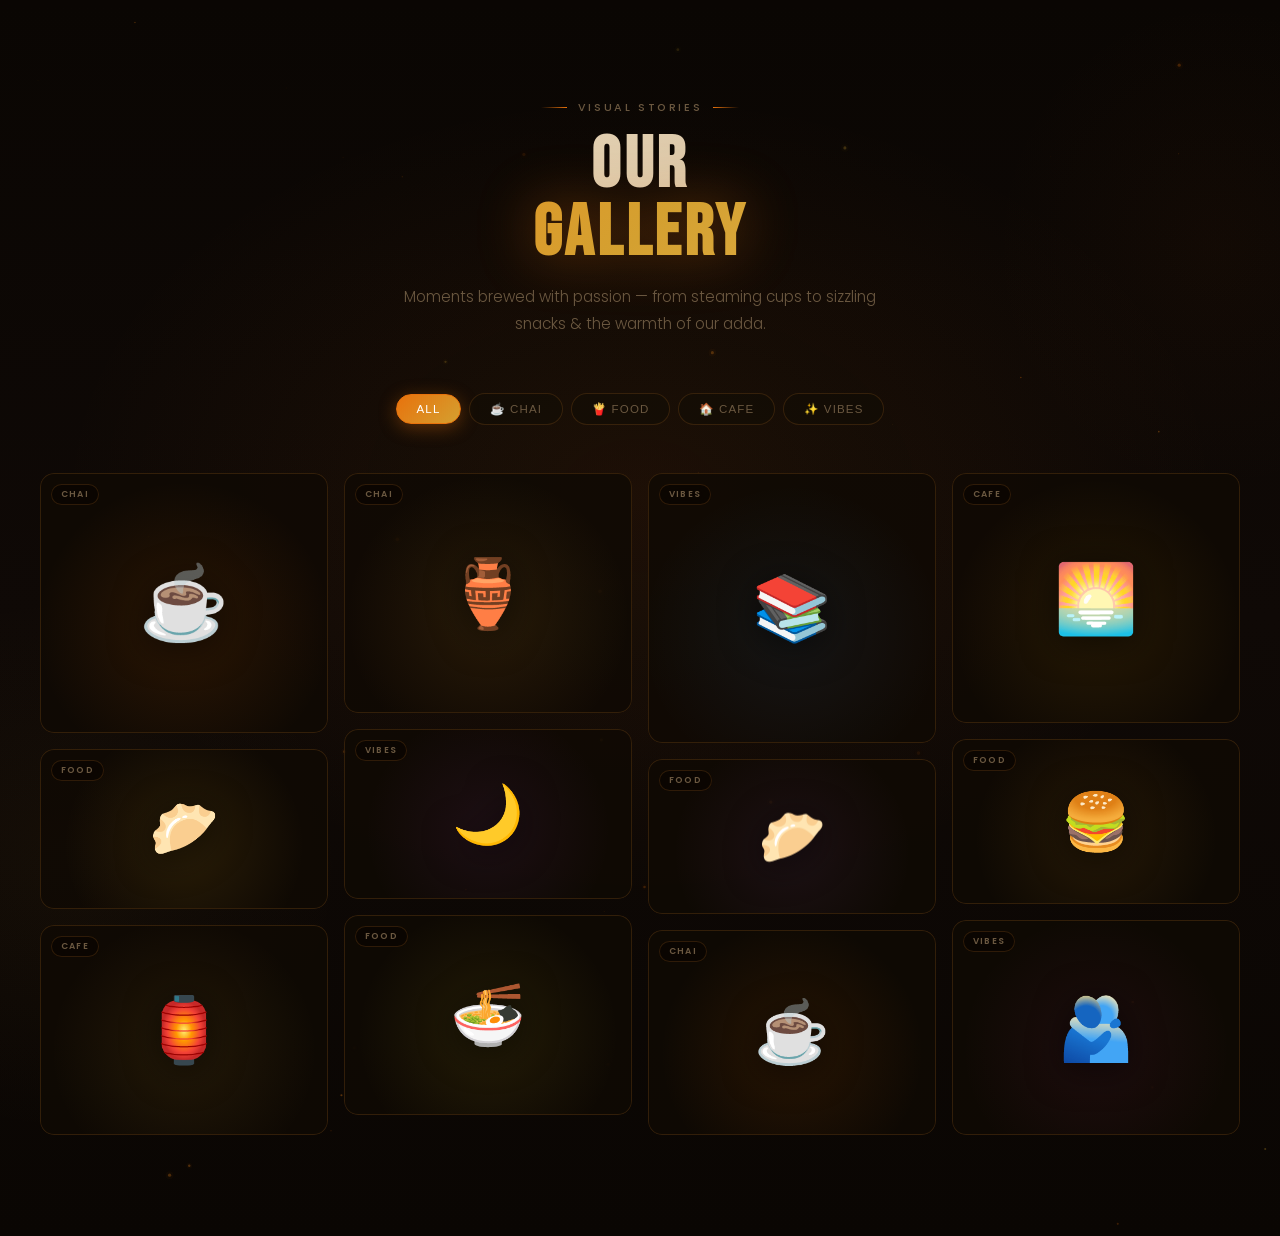
<file: gallery-preview.html>
<!DOCTYPE html>
<html lang="en">

<head>
    <meta charset="UTF-8" />
    <meta name="viewport" content="width=device-width, initial-scale=1.0" />
    <title>LLB Chai Wala — Gallery</title>
    <link rel="preconnect" href="https://fonts.googleapis.com" />
    <link rel="preconnect" href="https://fonts.gstatic.com" crossorigin />
    <link
        href="https://fonts.googleapis.com/css2?family=Playfair+Display:ital,wght@0,700;1,400&family=Bebas+Neue&family=Poppins:wght@300;400;500;600&display=swap"
        rel="stylesheet" />
    <style>
        *,
        *::before,
        *::after {
            margin: 0;
            padding: 0;
            box-sizing: border-box
        }

        html {
            font-size: 16px;
            scroll-behavior: smooth
        }

        body {
            background: #0a0603;
            color: #f5e6c8;
            font-family: 'Poppins', sans-serif;
            -webkit-font-smoothing: antialiased;
        }

        :root {
            --orange: #e8720c;
            --orange-glow: #f5891a;
            --gold: #d4a030;
            --gold-light: #f0c060;
            --cream: #f5e6c8;
            --cream-dim: #c8b090;
            --muted: #6b5840;
            --border: rgba(212, 128, 40, .18);
            --grad: linear-gradient(135deg, #e8720c, #d4a030);
            --ease: cubic-bezier(.16, 1, .3, 1);
            --ease-back: cubic-bezier(.34, 1.56, .64, 1);
        }

        /* =============================================
   GALLERY SECTION
============================================= */
        #gallery {
            position: relative;
            width: 100%;
            padding: clamp(5rem, 10vh, 8rem) clamp(1rem, 4vw, 2rem);
            overflow: hidden;
            background: linear-gradient(180deg, #0a0603 0%, #0f0906 50%, #0a0603 100%);
        }

        #gallery::before {
            content: '';
            position: absolute;
            inset: 0;
            background:
                radial-gradient(ellipse 70% 50% at 50% 40%, rgba(232, 114, 12, .07) 0%, transparent 65%),
                radial-gradient(ellipse 40% 40% at 5% 70%, rgba(212, 160, 48, .04) 0%, transparent 55%),
                radial-gradient(ellipse 35% 40% at 95% 20%, rgba(180, 80, 10, .04) 0%, transparent 50%);
            pointer-events: none;
        }

        #galleryCanvas {
            position: absolute;
            inset: 0;
            width: 100%;
            height: 100%;
            pointer-events: none;
            z-index: 1;
        }

        /* ── Header ── */
        .gallery-header {
            position: relative;
            z-index: 2;
            text-align: center;
            margin-bottom: clamp(2.5rem, 5vw, 3.5rem);
        }

        .gl-eyebrow {
            display: inline-flex;
            align-items: center;
            gap: .7rem;
            font-size: .68rem;
            letter-spacing: .24em;
            text-transform: uppercase;
            color: var(--muted);
            font-weight: 500;
            margin-bottom: 1rem;
            opacity: 0;
            transform: translateY(14px);
            transition: opacity .7s var(--ease), transform .7s var(--ease);
        }

        .gl-eyebrow.in {
            opacity: 1;
            transform: translateY(0);
        }

        .gl-eyebrow::before,
        .gl-eyebrow::after {
            content: '';
            display: block;
            width: 26px;
            height: 1px;
            background: linear-gradient(to right, transparent, var(--orange));
        }

        .gl-eyebrow::after {
            background: linear-gradient(to left, transparent, var(--orange));
        }

        .gl-title {
            font-family: 'Bebas Neue', sans-serif;
            font-size: clamp(2.4rem, 7vw, 4.5rem);
            letter-spacing: .05em;
            line-height: .95;
            margin-bottom: .9rem;
            opacity: 0;
            transform: translateY(20px);
            transition: opacity .85s var(--ease) .08s, transform .85s var(--ease) .08s;
        }

        .gl-title.in {
            opacity: 1;
            transform: translateY(0);
        }

        .gl-title .t1 {
            display: block;
            background: linear-gradient(135deg, var(--cream), var(--cream-dim));
            -webkit-background-clip: text;
            -webkit-text-fill-color: transparent;
            background-clip: text;
        }

        .gl-title .t2 {
            display: block;
            background: linear-gradient(135deg, var(--orange-glow), var(--gold), var(--gold-light));
            -webkit-background-clip: text;
            -webkit-text-fill-color: transparent;
            background-clip: text;
            filter: drop-shadow(0 0 28px rgba(232, 114, 12, .4));
        }

        .gl-sub {
            font-size: clamp(.83rem, 1.8vw, .95rem);
            color: var(--muted);
            font-weight: 300;
            line-height: 1.8;
            max-width: 480px;
            margin: 0 auto;
            opacity: 0;
            transform: translateY(14px);
            transition: opacity .7s var(--ease) .16s, transform .7s var(--ease) .16s;
        }

        .gl-sub.in {
            opacity: 1;
            transform: translateY(0);
        }

        /* ── Filter Pills ── */
        .gallery-filters {
            position: relative;
            z-index: 2;
            display: flex;
            align-items: center;
            justify-content: center;
            gap: .5rem;
            flex-wrap: wrap;
            margin-bottom: clamp(2rem, 4vw, 3rem);
            opacity: 0;
            transform: translateY(12px);
            transition: opacity .7s var(--ease) .22s, transform .7s var(--ease) .22s;
        }

        .gallery-filters.in {
            opacity: 1;
            transform: translateY(0);
        }

        .gl-filter {
            padding: 8px 20px;
            border-radius: 50px;
            font-size: .72rem;
            font-weight: 500;
            letter-spacing: .1em;
            text-transform: uppercase;
            border: 1px solid var(--border);
            background: rgba(17, 12, 5, .5);
            color: var(--muted);
            cursor: pointer;
            transition: color .25s, border-color .25s, background .25s, box-shadow .25s, transform .2s;
        }

        .gl-filter:hover {
            color: var(--cream-dim);
            border-color: rgba(232, 114, 12, .3);
            background: rgba(232, 114, 12, .07);
            transform: translateY(-1px);
        }

        .gl-filter.active {
            color: #fff;
            border-color: var(--orange);
            background: var(--grad);
            box-shadow: 0 4px 18px rgba(232, 114, 12, .35);
        }

        /* ── Masonry Grid ── */
        .gallery-grid {
            position: relative;
            z-index: 2;
            columns: 4 220px;
            column-gap: clamp(.7rem, 1.5vw, 1rem);
            max-width: 1200px;
            margin: 0 auto;
        }

        /* ── Gallery Item ── */
        .gl-item {
            break-inside: avoid;
            margin-bottom: clamp(.7rem, 1.5vw, 1rem);
            border-radius: 14px;
            overflow: hidden;
            position: relative;
            cursor: pointer;
            opacity: 0;
            transform: translateY(24px) scale(.97);
            transition: opacity .75s var(--ease), transform .75s var(--ease);
            display: block;
        }

        .gl-item.in {
            opacity: 1;
            transform: translateY(0) scale(1);
        }

        .gl-item.filtered-out {
            opacity: 0 !important;
            transform: scale(.92) !important;
            pointer-events: none;
            max-height: 0;
            overflow: hidden;
            margin-bottom: 0;
        }

        /* Visual card — emoji-based since no real images */
        .gl-visual {
            position: relative;
            width: 100%;
            background: rgba(16, 10, 4, .85);
            border: 1px solid var(--border);
            border-radius: 14px;
            overflow: hidden;
            display: flex;
            flex-direction: column;
            align-items: center;
            justify-content: center;
            transition: border-color .35s, box-shadow .35s;
            min-height: var(--card-h, 180px);
        }

        .gl-item:hover .gl-visual {
            border-color: rgba(232, 114, 12, .4);
            box-shadow: 0 10px 40px rgba(0, 0, 0, .5), 0 0 0 1px rgba(232, 114, 12, .15);
        }

        /* Background glow */
        .gl-bg-glow {
            position: absolute;
            inset: 0;
            background: radial-gradient(circle at 50% 60%, var(--glow, rgba(232, 114, 12, .18)) 0%, transparent 70%);
            transition: opacity .4s;
            opacity: .6;
        }

        .gl-item:hover .gl-bg-glow {
            opacity: 1;
        }

        /* Emoji display */
        .gl-emoji {
            font-size: var(--em-size, 3.8rem);
            position: relative;
            z-index: 1;
            filter: drop-shadow(0 6px 18px rgba(0, 0, 0, .6));
            transition: transform .5s var(--ease), filter .4s;
            user-select: none;
            line-height: 1;
            padding: 1.5rem;
        }

        .gl-item:hover .gl-emoji {
            transform: scale(1.2) translateY(-6px);
            filter: drop-shadow(0 12px 28px rgba(232, 114, 12, .4));
        }

        /* Overlay on hover */
        .gl-overlay {
            position: absolute;
            inset: 0;
            background: linear-gradient(to top, rgba(8, 4, 1, .92) 0%, rgba(8, 4, 1, .3) 55%, transparent 100%);
            opacity: 0;
            transition: opacity .4s;
            display: flex;
            flex-direction: column;
            justify-content: flex-end;
            padding: 1rem 1.1rem;
            z-index: 2;
        }

        .gl-item:hover .gl-overlay {
            opacity: 1;
        }

        .gl-overlay-title {
            font-family: 'Bebas Neue', sans-serif;
            font-size: 1.1rem;
            letter-spacing: .07em;
            color: var(--cream);
            margin-bottom: .2rem;
            transform: translateY(8px);
            transition: transform .4s var(--ease);
        }

        .gl-overlay-tag {
            font-size: .6rem;
            letter-spacing: .14em;
            text-transform: uppercase;
            color: var(--orange-glow);
            font-weight: 500;
            transform: translateY(8px);
            transition: transform .4s var(--ease) .04s;
        }

        .gl-item:hover .gl-overlay-title,
        .gl-item:hover .gl-overlay-tag {
            transform: translateY(0);
        }

        /* Zoom icon */
        .gl-zoom {
            position: absolute;
            top: 10px;
            right: 10px;
            z-index: 3;
            width: 32px;
            height: 32px;
            border-radius: 50%;
            background: rgba(10, 6, 2, .8);
            border: 1px solid rgba(232, 114, 12, .3);
            display: flex;
            align-items: center;
            justify-content: center;
            color: var(--orange-glow);
            opacity: 0;
            transform: scale(.6);
            transition: opacity .3s, transform .3s var(--ease-back);
        }

        .gl-item:hover .gl-zoom {
            opacity: 1;
            transform: scale(1);
        }

        /* Category badge */
        .gl-cat {
            position: absolute;
            top: 10px;
            left: 10px;
            z-index: 3;
            padding: 3px 9px;
            border-radius: 50px;
            font-size: .55rem;
            font-weight: 600;
            letter-spacing: .14em;
            text-transform: uppercase;
            background: rgba(10, 6, 2, .8);
            border: 1px solid var(--border);
            color: var(--muted);
            backdrop-filter: blur(8px);
            transition: color .3s, border-color .3s;
        }

        .gl-item:hover .gl-cat {
            color: var(--orange-glow);
            border-color: rgba(232, 114, 12, .3);
        }

        /* ── LIGHTBOX ── */
        #lightbox {
            position: fixed;
            inset: 0;
            z-index: 9900;
            background: rgba(4, 2, 1, .97);
            backdrop-filter: blur(20px);
            display: flex;
            align-items: center;
            justify-content: center;
            opacity: 0;
            pointer-events: none;
            transition: opacity .4s var(--ease);
        }

        #lightbox.open {
            opacity: 1;
            pointer-events: all;
        }

        .lb-content {
            position: relative;
            display: flex;
            flex-direction: column;
            align-items: center;
            max-width: min(600px, 90vw);
            transform: scale(.9) translateY(20px);
            transition: transform .45s var(--ease);
            gap: 1.2rem;
        }

        #lightbox.open .lb-content {
            transform: scale(1) translateY(0);
        }

        /* Lightbox visual */
        .lb-visual {
            width: clamp(260px, 55vw, 500px);
            aspect-ratio: 4/3;
            border-radius: 20px;
            overflow: hidden;
            background: rgba(16, 10, 4, .9);
            border: 1px solid rgba(232, 114, 12, .25);
            display: flex;
            align-items: center;
            justify-content: center;
            position: relative;
            box-shadow: 0 30px 80px rgba(0, 0, 0, .7), 0 0 0 1px rgba(232, 114, 12, .1);
        }

        .lb-emoji {
            font-size: clamp(5rem, 12vw, 8rem);
            filter: drop-shadow(0 10px 30px rgba(232, 114, 12, .35));
            animation: lbFloat 3s ease-in-out infinite;
        }

        .lb-glow {
            position: absolute;
            inset: 0;
            background: radial-gradient(circle at 50% 60%, rgba(232, 114, 12, .15) 0%, transparent 70%);
        }

        /* Lightbox info */
        .lb-info {
            text-align: center;
        }

        .lb-title {
            font-family: 'Bebas Neue', sans-serif;
            font-size: clamp(1.4rem, 4vw, 2rem);
            letter-spacing: .08em;
            background: var(--grad);
            -webkit-background-clip: text;
            -webkit-text-fill-color: transparent;
            background-clip: text;
            margin-bottom: .3rem;
        }

        .lb-desc {
            font-size: .82rem;
            color: var(--muted);
            line-height: 1.7;
            font-weight: 300;
        }

        .lb-tag {
            display: inline-block;
            margin-top: .5rem;
            padding: 4px 12px;
            border-radius: 50px;
            font-size: .6rem;
            letter-spacing: .14em;
            text-transform: uppercase;
            font-weight: 600;
            background: rgba(232, 114, 12, .12);
            border: 1px solid rgba(232, 114, 12, .28);
            color: var(--orange-glow);
        }

        /* Nav arrows */
        .lb-arrow {
            position: absolute;
            top: 50%;
            transform: translateY(-50%);
            width: 42px;
            height: 42px;
            border-radius: 50%;
            background: rgba(17, 12, 5, .85);
            border: 1px solid var(--border);
            color: var(--cream-dim);
            display: flex;
            align-items: center;
            justify-content: center;
            cursor: pointer;
            z-index: 10;
            transition: background .25s, border-color .25s, color .25s, transform .25s;
        }

        .lb-arrow:hover {
            background: rgba(232, 114, 12, .15);
            border-color: rgba(232, 114, 12, .4);
            color: var(--orange-glow);
            transform: translateY(-50%) scale(1.1);
        }

        #lbPrev {
            left: -58px;
        }

        #lbNext {
            right: -58px;
        }

        /* Close button */
        .lb-close {
            position: fixed;
            top: 1.5rem;
            right: 1.5rem;
            width: 40px;
            height: 40px;
            border-radius: 50%;
            background: rgba(17, 12, 5, .9);
            border: 1px solid var(--border);
            color: var(--muted);
            display: flex;
            align-items: center;
            justify-content: center;
            cursor: pointer;
            z-index: 10;
            transition: background .25s, color .25s, border-color .25s, transform .25s;
        }

        .lb-close:hover {
            background: rgba(239, 68, 68, .12);
            border-color: rgba(239, 68, 68, .3);
            color: #ef4444;
            transform: rotate(90deg);
        }

        /* Lightbox counter */
        .lb-counter {
            position: fixed;
            bottom: 1.5rem;
            left: 50%;
            transform: translateX(-50%);
            font-size: .68rem;
            letter-spacing: .2em;
            color: var(--muted);
            font-family: 'Bebas Neue', sans-serif;
            font-size: .9rem;
        }

        .lb-dots {
            display: flex;
            gap: .45rem;
            justify-content: center;
            margin-top: .4rem;
        }

        .lb-dot {
            width: 5px;
            height: 5px;
            border-radius: 50%;
            background: rgba(232, 114, 12, .2);
            transition: background .3s, transform .3s;
        }

        .lb-dot.active {
            background: var(--orange);
            transform: scale(1.4);
        }

        /* ── Keyframes ── */
        @keyframes lbFloat {

            0%,
            100% {
                transform: translateY(0)
            }

            50% {
                transform: translateY(-10px)
            }
        }

        /* ── Responsive ── */
        @media(max-width:900px) {
            .gallery-grid {
                columns: 3 180px;
            }

            #lbPrev {
                left: -44px;
            }

            #lbNext {
                right: -44px;
            }
        }

        @media(max-width:600px) {
            .gallery-grid {
                columns: 2 150px;
            }

            #lbPrev,
            #lbNext {
                display: none;
            }

            .lb-visual {
                width: 85vw;
            }
        }

        @media(max-width:380px) {
            .gallery-grid {
                columns: 1;
            }
        }

        @media(prefers-reduced-motion:reduce) {
            * {
                animation-duration: .01ms !important;
                transition-duration: .01ms !important
            }
        }
    </style>
</head>

<body>

    <!-- ═══════════════════════════════════
     GALLERY SECTION
═══════════════════════════════════ -->
    <section id="gallery" aria-label="Photo gallery">

        <canvas id="galleryCanvas" aria-hidden="true"></canvas>

        <!-- Header -->
        <div class="gallery-header">
            <p class="gl-eyebrow js-gl">Visual Stories</p>
            <h2 class="gl-title js-gl">
                <span class="t1">Our</span>
                <span class="t2">Gallery</span>
            </h2>
            <p class="gl-sub js-gl">Moments brewed with passion — from steaming cups to sizzling snacks &amp; the warmth
                of our adda.</p>
        </div>

        <!-- Filter Pills -->
        <div class="gallery-filters js-gl">
            <button class="gl-filter active" data-cat="all">All</button>
            <button class="gl-filter" data-cat="chai">☕ Chai</button>
            <button class="gl-filter" data-cat="food">🍟 Food</button>
            <button class="gl-filter" data-cat="cafe">🏠 Cafe</button>
            <button class="gl-filter" data-cat="vibes">✨ Vibes</button>
        </div>

        <!-- Masonry Grid -->
        <div class="gallery-grid" id="galleryGrid">

            <!-- Item 1 — tall -->
            <div class="gl-item js-gitem" data-cat="chai" data-title="Masala Chai"
                data-desc="Our signature brew — ginger, cardamom, tulsi & secret masala. The one that started it all."
                data-tag="Chai" style="--card-h:260px;--glow:rgba(232,114,12,.22);--em-size:4.5rem">
                <div class="gl-visual">
                    <div class="gl-bg-glow"></div>
                    <div class="gl-cat">Chai</div>
                    <div class="gl-zoom"><svg width="13" height="13" viewBox="0 0 24 24" fill="none"
                            stroke="currentColor" stroke-width="2.2" stroke-linecap="round" stroke-linejoin="round">
                            <circle cx="11" cy="11" r="8" />
                            <path d="m21 21-4.35-4.35" />
                            <line x1="11" y1="8" x2="11" y2="14" />
                            <line x1="8" y1="11" x2="14" y2="11" />
                        </svg></div>
                    <div class="gl-emoji">☕</div>
                    <div class="gl-overlay">
                        <div class="gl-overlay-title">Masala Chai</div>
                        <div class="gl-overlay-tag">Signature · Hot</div>
                    </div>
                </div>
            </div>

            <!-- Item 2 — short -->
            <div class="gl-item js-gitem" data-cat="food" data-title="Crispy Samosa"
                data-desc="Golden crispy pastry filled with spiced potatoes — our most-loved snack, paired perfectly with green chutney."
                data-tag="Snack" style="--card-h:160px;--glow:rgba(240,180,40,.2);--em-size:3.5rem">
                <div class="gl-visual">
                    <div class="gl-bg-glow"></div>
                    <div class="gl-cat">Food</div>
                    <div class="gl-zoom"><svg width="13" height="13" viewBox="0 0 24 24" fill="none"
                            stroke="currentColor" stroke-width="2.2" stroke-linecap="round" stroke-linejoin="round">
                            <circle cx="11" cy="11" r="8" />
                            <path d="m21 21-4.35-4.35" />
                            <line x1="11" y1="8" x2="11" y2="14" />
                            <line x1="8" y1="11" x2="14" y2="11" />
                        </svg></div>
                    <div class="gl-emoji">🥟</div>
                    <div class="gl-overlay">
                        <div class="gl-overlay-title">Crispy Samosa</div>
                        <div class="gl-overlay-tag">Snack · Popular</div>
                    </div>
                </div>
            </div>

            <!-- Item 3 — medium -->
            <div class="gl-item js-gitem" data-cat="cafe" data-title="Our Cosy Corner"
                data-desc="The warm amber glow, the low hum of conversation, the smell of chai in the air — this is LLB."
                data-tag="Cafe" style="--card-h:210px;--glow:rgba(212,160,48,.18);--em-size:4rem">
                <div class="gl-visual">
                    <div class="gl-bg-glow"></div>
                    <div class="gl-cat">Cafe</div>
                    <div class="gl-zoom"><svg width="13" height="13" viewBox="0 0 24 24" fill="none"
                            stroke="currentColor" stroke-width="2.2" stroke-linecap="round" stroke-linejoin="round">
                            <circle cx="11" cy="11" r="8" />
                            <path d="m21 21-4.35-4.35" />
                            <line x1="11" y1="8" x2="11" y2="14" />
                            <line x1="8" y1="11" x2="14" y2="11" />
                        </svg></div>
                    <div class="gl-emoji">🏮</div>
                    <div class="gl-overlay">
                        <div class="gl-overlay-title">Our Cosy Corner</div>
                        <div class="gl-overlay-tag">Ambience · Delhi</div>
                    </div>
                </div>
            </div>

            <!-- Item 4 — tall -->
            <div class="gl-item js-gitem" data-cat="chai" data-title="Kulhad Chai"
                data-desc="The earthen kulhad amplifies every sip — a taste of tradition, served fresh from our kitchen."
                data-tag="Chai" style="--card-h:240px;--glow:rgba(200,140,40,.22);--em-size:4.2rem">
                <div class="gl-visual">
                    <div class="gl-bg-glow"></div>
                    <div class="gl-cat">Chai</div>
                    <div class="gl-zoom"><svg width="13" height="13" viewBox="0 0 24 24" fill="none"
                            stroke="currentColor" stroke-width="2.2" stroke-linecap="round" stroke-linejoin="round">
                            <circle cx="11" cy="11" r="8" />
                            <path d="m21 21-4.35-4.35" />
                            <line x1="11" y1="8" x2="11" y2="14" />
                            <line x1="8" y1="11" x2="14" y2="11" />
                        </svg></div>
                    <div class="gl-emoji">🏺</div>
                    <div class="gl-overlay">
                        <div class="gl-overlay-title">Kulhad Chai</div>
                        <div class="gl-overlay-tag">Traditional · Earthy</div>
                    </div>
                </div>
            </div>

            <!-- Item 5 — short -->
            <div class="gl-item js-gitem" data-cat="vibes" data-title="Late Night Adda"
                data-desc="When the city sleeps and the real conversations begin — LLB is open, warm, and always welcoming."
                data-tag="Vibes" style="--card-h:170px;--glow:rgba(180,80,200,.15);--em-size:3.6rem">
                <div class="gl-visual">
                    <div class="gl-bg-glow"></div>
                    <div class="gl-cat">Vibes</div>
                    <div class="gl-zoom"><svg width="13" height="13" viewBox="0 0 24 24" fill="none"
                            stroke="currentColor" stroke-width="2.2" stroke-linecap="round" stroke-linejoin="round">
                            <circle cx="11" cy="11" r="8" />
                            <path d="m21 21-4.35-4.35" />
                            <line x1="11" y1="8" x2="11" y2="14" />
                            <line x1="8" y1="11" x2="14" y2="11" />
                        </svg></div>
                    <div class="gl-emoji">🌙</div>
                    <div class="gl-overlay">
                        <div class="gl-overlay-title">Late Night Adda</div>
                        <div class="gl-overlay-tag">Night · Chill</div>
                    </div>
                </div>
            </div>

            <!-- Item 6 — medium -->
            <div class="gl-item js-gitem" data-cat="food" data-title="Masala Maggi"
                data-desc="Extra masala, loaded with veggies, a generous sprinkle of cheese — comfort in a bowl, every time."
                data-tag="Meal" style="--card-h:200px;--glow:rgba(220,190,40,.18);--em-size:3.8rem">
                <div class="gl-visual">
                    <div class="gl-bg-glow"></div>
                    <div class="gl-cat">Food</div>
                    <div class="gl-zoom"><svg width="13" height="13" viewBox="0 0 24 24" fill="none"
                            stroke="currentColor" stroke-width="2.2" stroke-linecap="round" stroke-linejoin="round">
                            <circle cx="11" cy="11" r="8" />
                            <path d="m21 21-4.35-4.35" />
                            <line x1="11" y1="8" x2="11" y2="14" />
                            <line x1="8" y1="11" x2="14" y2="11" />
                        </svg></div>
                    <div class="gl-emoji">🍜</div>
                    <div class="gl-overlay">
                        <div class="gl-overlay-title">Masala Maggi</div>
                        <div class="gl-overlay-tag">Meal · Hot Pick</div>
                    </div>
                </div>
            </div>

            <!-- Item 7 — tall -->
            <div class="gl-item js-gitem" data-cat="vibes" data-title="Study with Chai"
                data-desc="The perfect study companion — books, notes, and an endless supply of chai. LLB is your second home."
                data-tag="Vibes" style="--card-h:270px;--glow:rgba(100,180,255,.12);--em-size:4rem">
                <div class="gl-visual">
                    <div class="gl-bg-glow"></div>
                    <div class="gl-cat">Vibes</div>
                    <div class="gl-zoom"><svg width="13" height="13" viewBox="0 0 24 24" fill="none"
                            stroke="currentColor" stroke-width="2.2" stroke-linecap="round" stroke-linejoin="round">
                            <circle cx="11" cy="11" r="8" />
                            <path d="m21 21-4.35-4.35" />
                            <line x1="11" y1="8" x2="11" y2="14" />
                            <line x1="8" y1="11" x2="14" y2="11" />
                        </svg></div>
                    <div class="gl-emoji">📚</div>
                    <div class="gl-overlay">
                        <div class="gl-overlay-title">Study with Chai</div>
                        <div class="gl-overlay-tag">Vibes · Student Life</div>
                    </div>
                </div>
            </div>

            <!-- Item 8 — short -->
            <div class="gl-item js-gitem" data-cat="food" data-title="Steamed Momos"
                data-desc="Juicy veg momos steamed to perfection — served piping hot with our signature fiery red chutney."
                data-tag="Snack" style="--card-h:155px;--glow:rgba(180,100,200,.15);--em-size:3.4rem">
                <div class="gl-visual">
                    <div class="gl-bg-glow"></div>
                    <div class="gl-cat">Food</div>
                    <div class="gl-zoom"><svg width="13" height="13" viewBox="0 0 24 24" fill="none"
                            stroke="currentColor" stroke-width="2.2" stroke-linecap="round" stroke-linejoin="round">
                            <circle cx="11" cy="11" r="8" />
                            <path d="m21 21-4.35-4.35" />
                            <line x1="11" y1="8" x2="11" y2="14" />
                            <line x1="8" y1="11" x2="14" y2="11" />
                        </svg></div>
                    <div class="gl-emoji">🥟</div>
                    <div class="gl-overlay">
                        <div class="gl-overlay-title">Steamed Momos</div>
                        <div class="gl-overlay-tag">Snack · Popular</div>
                    </div>
                </div>
            </div>

            <!-- Item 9 — medium -->
            <div class="gl-item js-gitem" data-cat="chai" data-title="Ginger Chai"
                data-desc="Sharp ginger punch, warm spices, and a creamy finish — the cure for every dull Delhi morning."
                data-tag="Chai" style="--card-h:205px;--glow:rgba(232,114,12,.2);--em-size:3.8rem">
                <div class="gl-visual">
                    <div class="gl-bg-glow"></div>
                    <div class="gl-cat">Chai</div>
                    <div class="gl-zoom"><svg width="13" height="13" viewBox="0 0 24 24" fill="none"
                            stroke="currentColor" stroke-width="2.2" stroke-linecap="round" stroke-linejoin="round">
                            <circle cx="11" cy="11" r="8" />
                            <path d="m21 21-4.35-4.35" />
                            <line x1="11" y1="8" x2="11" y2="14" />
                            <line x1="8" y1="11" x2="14" y2="11" />
                        </svg></div>
                    <div class="gl-emoji">☕</div>
                    <div class="gl-overlay">
                        <div class="gl-overlay-title">Ginger Chai</div>
                        <div class="gl-overlay-tag">Chai · Spiced</div>
                    </div>
                </div>
            </div>

            <!-- Item 10 — tall -->
            <div class="gl-item js-gitem" data-cat="cafe" data-title="Evening Glow"
                data-desc="As the sun sets over Gautam Nagar, our cafe comes alive with warm light, laughter and the smell of fresh chai."
                data-tag="Cafe" style="--card-h:250px;--glow:rgba(232,160,20,.18);--em-size:4.2rem">
                <div class="gl-visual">
                    <div class="gl-bg-glow"></div>
                    <div class="gl-cat">Cafe</div>
                    <div class="gl-zoom"><svg width="13" height="13" viewBox="0 0 24 24" fill="none"
                            stroke="currentColor" stroke-width="2.2" stroke-linecap="round" stroke-linejoin="round">
                            <circle cx="11" cy="11" r="8" />
                            <path d="m21 21-4.35-4.35" />
                            <line x1="11" y1="8" x2="11" y2="14" />
                            <line x1="8" y1="11" x2="14" y2="11" />
                        </svg></div>
                    <div class="gl-emoji">🌅</div>
                    <div class="gl-overlay">
                        <div class="gl-overlay-title">Evening Glow</div>
                        <div class="gl-overlay-tag">Cafe · Sunset</div>
                    </div>
                </div>
            </div>

            <!-- Item 11 — short -->
            <div class="gl-item js-gitem" data-cat="food" data-title="Street Burger"
                data-desc="Crispy veg patty, fresh slaw, tangy secret sauce — proper Delhi street-style burger, served fresh."
                data-tag="Meal" style="--card-h:165px;--glow:rgba(240,160,40,.18);--em-size:3.5rem">
                <div class="gl-visual">
                    <div class="gl-bg-glow"></div>
                    <div class="gl-cat">Food</div>
                    <div class="gl-zoom"><svg width="13" height="13" viewBox="0 0 24 24" fill="none"
                            stroke="currentColor" stroke-width="2.2" stroke-linecap="round" stroke-linejoin="round">
                            <circle cx="11" cy="11" r="8" />
                            <path d="m21 21-4.35-4.35" />
                            <line x1="11" y1="8" x2="11" y2="14" />
                            <line x1="8" y1="11" x2="14" y2="11" />
                        </svg></div>
                    <div class="gl-emoji">🍔</div>
                    <div class="gl-overlay">
                        <div class="gl-overlay-title">Street Burger</div>
                        <div class="gl-overlay-tag">Meal · New</div>
                    </div>
                </div>
            </div>

            <!-- Item 12 — medium -->
            <div class="gl-item js-gitem" data-cat="vibes" data-title="Friends & Chai"
                data-desc="The best conversations happen over chai. Pull up a chair, call your gang — LLB is always ready."
                data-tag="Vibes" style="--card-h:215px;--glow:rgba(236,72,153,.12);--em-size:3.9rem">
                <div class="gl-visual">
                    <div class="gl-bg-glow"></div>
                    <div class="gl-cat">Vibes</div>
                    <div class="gl-zoom"><svg width="13" height="13" viewBox="0 0 24 24" fill="none"
                            stroke="currentColor" stroke-width="2.2" stroke-linecap="round" stroke-linejoin="round">
                            <circle cx="11" cy="11" r="8" />
                            <path d="m21 21-4.35-4.35" />
                            <line x1="11" y1="8" x2="11" y2="14" />
                            <line x1="8" y1="11" x2="14" y2="11" />
                        </svg></div>
                    <div class="gl-emoji">🫂</div>
                    <div class="gl-overlay">
                        <div class="gl-overlay-title">Friends &amp; Chai</div>
                        <div class="gl-overlay-tag">Vibes · Social</div>
                    </div>
                </div>
            </div>

        </div><!-- /gallery-grid -->

    </section>

    <!-- ═══════════════════════════════════
     LIGHTBOX
═══════════════════════════════════ -->
    <div id="lightbox" role="dialog" aria-modal="true" aria-label="Image viewer" aria-hidden="true">
        <button class="lb-close" id="lbClose" aria-label="Close lightbox">
            <svg width="16" height="16" viewBox="0 0 24 24" fill="none" stroke="currentColor" stroke-width="2.2"
                stroke-linecap="round" stroke-linejoin="round">
                <path d="M18 6 6 18M6 6l12 12" />
            </svg>
        </button>
        <button class="lb-arrow" id="lbPrev" aria-label="Previous">
            <svg width="16" height="16" viewBox="0 0 24 24" fill="none" stroke="currentColor" stroke-width="2.2"
                stroke-linecap="round" stroke-linejoin="round">
                <path d="M15 18l-6-6 6-6" />
            </svg>
        </button>
        <div class="lb-content">
            <div class="lb-visual">
                <div class="lb-glow"></div>
                <div class="lb-emoji" id="lbEmoji">☕</div>
            </div>
            <div class="lb-info">
                <div class="lb-title" id="lbTitle">Masala Chai</div>
                <div class="lb-desc" id="lbDesc">Description here.</div>
                <div class="lb-tag" id="lbTag">Chai</div>
            </div>
            <div class="lb-dots" id="lbDots"></div>
        </div>
        <button class="lb-arrow" id="lbNext" aria-label="Next">
            <svg width="16" height="16" viewBox="0 0 24 24" fill="none" stroke="currentColor" stroke-width="2.2"
                stroke-linecap="round" stroke-linejoin="round">
                <path d="M9 18l6-6-6-6" />
            </svg>
        </button>
        <div class="lb-counter" id="lbCounter">1 / 12</div>
    </div>

    <script>
        'use strict';

        /* ── Particle canvas ── */
        (function () {
            const c = document.getElementById('galleryCanvas'); if (!c) return;
            const ctx = c.getContext('2d');
            const COLS = ['rgba(232,114,12,', 'rgba(212,160,48,', 'rgba(245,137,26,', 'rgba(180,90,10,'];
            let W, H, pts = [], raf;
            function resize() { W = c.width = c.offsetWidth; H = c.height = c.offsetHeight; }
            function mk(r) { return { x: Math.random() * W, y: r ? Math.random() * H : H + 5, rad: Math.random() * 1.6 + .3, vy: Math.random() * .35 + .08, vx: (Math.random() - .5) * .16, op: Math.random() * .32 + .05, col: COLS[~~(Math.random() * 4)], fl: Math.random() < .3 }; }
            function draw() {
                ctx.clearRect(0, 0, W, H);
                pts.forEach((p, i) => {
                    p.y -= p.vy; p.x += p.vx;
                    if (p.fl) p.op += (Math.random() - .5) * .028;
                    p.op = Math.min(.44, Math.max(.04, p.op));
                    if (p.y < H * .15) p.op -= .003;
                    ctx.beginPath(); ctx.arc(p.x, p.y, p.rad, 0, Math.PI * 2); ctx.fillStyle = p.col + p.op + ')'; ctx.fill();
                    if (p.rad > 1.1) { ctx.beginPath(); ctx.arc(p.x, p.y, p.rad * 2.5, 0, Math.PI * 2); ctx.fillStyle = p.col + (p.op * .1) + ')'; ctx.fill(); }
                    if (p.y < -8 || p.op <= 0) pts[i] = mk(false);
                }); raf = requestAnimationFrame(draw);
            }
            const ro = new ResizeObserver(() => resize()); ro.observe(c.parentElement || document.body);
            resize(); for (let i = 0; i < 45; i++)pts.push(mk(true)); draw();
            document.addEventListener('visibilitychange', () => document.hidden ? cancelAnimationFrame(raf) : draw());
        })();

        /* ── Scroll reveals ── */
        (function () {
            const io = new IntersectionObserver(entries => {
                entries.forEach(e => { if (!e.isIntersecting) return; e.target.classList.add('in'); io.unobserve(e.target); });
            }, { threshold: .1, rootMargin: '-20px 0px' });
            document.querySelectorAll('.js-gl').forEach(el => io.observe(el));

            const iio = new IntersectionObserver(entries => {
                entries.forEach(e => { if (!e.isIntersecting) return; e.target.classList.add('in'); iio.unobserve(e.target); });
            }, { threshold: .06, rootMargin: '-10px 0px' });
            document.querySelectorAll('.js-gitem').forEach((el, i) => {
                el.style.transitionDelay = (i * 0.06) + 's';
                iio.observe(el);
            });
        })();

        /* ── Filter System ── */
        (function () {
            const filters = document.querySelectorAll('.gl-filter');
            const items = document.querySelectorAll('.gl-item');
            filters.forEach(btn => {
                btn.addEventListener('click', () => {
                    filters.forEach(b => b.classList.remove('active'));
                    btn.classList.add('active');
                    const cat = btn.dataset.cat;
                    items.forEach(item => {
                        const match = cat === 'all' || item.dataset.cat === cat;
                        if (match) {
                            item.classList.remove('filtered-out');
                            if (!item.classList.contains('in')) item.classList.add('in');
                        } else {
                            item.classList.add('filtered-out');
                        }
                    });
                });
            });
        })();

        /* ── Lightbox System ── */
        (function () {
            const lb = document.getElementById('lightbox');
            const lbEmoji = document.getElementById('lbEmoji');
            const lbTitle = document.getElementById('lbTitle');
            const lbDesc = document.getElementById('lbDesc');
            const lbTag = document.getElementById('lbTag');
            const lbCounter = document.getElementById('lbCounter');
            const lbDots = document.getElementById('lbDots');
            const lbClose = document.getElementById('lbClose');
            const lbPrev = document.getElementById('lbPrev');
            const lbNext = document.getElementById('lbNext');

            let allItems = [], currentIndex = 0;

            function buildItems() {
                allItems = [...document.querySelectorAll('.gl-item:not(.filtered-out)')];
            }

            function buildDots() {
                lbDots.innerHTML = '';
                allItems.forEach((_, i) => {
                    const d = document.createElement('div');
                    d.className = 'lb-dot' + (i === currentIndex ? ' active' : '');
                    d.addEventListener('click', () => show(i));
                    lbDots.appendChild(d);
                });
            }

            function getEmoji(item) {
                return item.querySelector('.gl-emoji')?.textContent || '☕';
            }

            function show(idx) {
                if (!allItems.length) return;
                currentIndex = (idx + allItems.length) % allItems.length;
                const item = allItems[currentIndex];
                /* Animate out */
                lbEmoji.style.opacity = '0'; lbEmoji.style.transform = 'scale(.7)';
                setTimeout(() => {
                    lbEmoji.textContent = getEmoji(item);
                    lbTitle.textContent = item.dataset.title || '';
                    lbDesc.textContent = item.dataset.desc || '';
                    lbTag.textContent = item.dataset.tag || '';
                    lbCounter.textContent = `${currentIndex + 1} / ${allItems.length}`;
                    lbEmoji.style.opacity = '1'; lbEmoji.style.transform = '';
                    buildDots();
                }, 180);
            }

            function open(item) {
                buildItems();
                const idx = allItems.indexOf(item);
                currentIndex = idx >= 0 ? idx : 0;
                show(currentIndex);
                lb.classList.add('open'); lb.setAttribute('aria-hidden', 'false');
                document.body.style.overflow = 'hidden';
                lbEmoji.style.transition = 'opacity .22s,transform .22s var(--ease)';
            }

            function close() {
                lb.classList.remove('open'); lb.setAttribute('aria-hidden', 'true');
                document.body.style.overflow = '';
            }

            /* Bind item clicks */
            document.querySelectorAll('.gl-item').forEach(item => {
                item.addEventListener('click', () => open(item));
            });

            lbClose.addEventListener('click', close);
            lb.addEventListener('click', e => { if (e.target === lb) close(); });
            lbPrev.addEventListener('click', e => { e.stopPropagation(); show(currentIndex - 1); });
            lbNext.addEventListener('click', e => { e.stopPropagation(); show(currentIndex + 1); });

            /* Keyboard nav */
            document.addEventListener('keydown', e => {
                if (!lb.classList.contains('open')) return;
                if (e.key === 'Escape') close();
                if (e.key === 'ArrowLeft') show(currentIndex - 1);
                if (e.key === 'ArrowRight') show(currentIndex + 1);
            });

            /* Touch swipe */
            let touchX = 0;
            lb.addEventListener('touchstart', e => { touchX = e.touches[0].clientX; }, { passive: true });
            lb.addEventListener('touchend', e => {
                const diff = touchX - e.changedTouches[0].clientX;
                if (Math.abs(diff) > 50) { diff > 0 ? show(currentIndex + 1) : show(currentIndex - 1); }
            });
        })();
    </script>
</body>

</html>
</file>
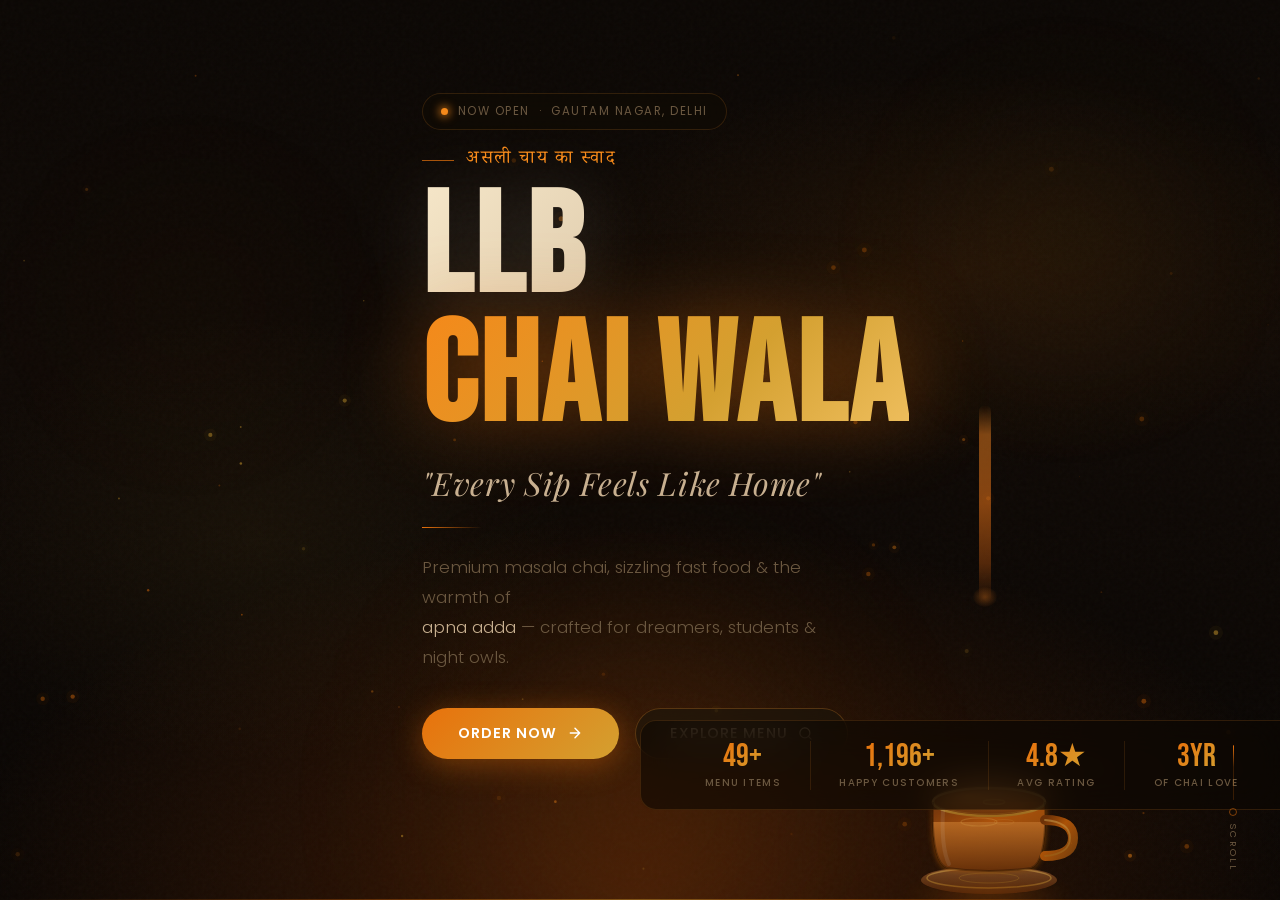
<file: hero-preview.html>
<!DOCTYPE html>
<html lang="en">

<head>
    <meta charset="UTF-8" />
    <meta name="viewport" content="width=device-width, initial-scale=1.0" />
    <title>LLB Chai Wala — Hero Section</title>
    <link rel="preconnect" href="https://fonts.googleapis.com" />
    <link rel="preconnect" href="https://fonts.gstatic.com" crossorigin />
    <link
        href="https://fonts.googleapis.com/css2?family=Playfair+Display:ital,wght@0,400;0,700;0,900;1,400;1,700&family=Bebas+Neue&family=Noto+Serif+Devanagari:wght@400;700&family=Poppins:wght@300;400;500;600&display=swap"
        rel="stylesheet" />
    <style>
        /* ============================================
   RESET & TOKENS
============================================ */
        *,
        *::before,
        *::after {
            margin: 0;
            padding: 0;
            box-sizing: border-box
        }

        html {
            scroll-behavior: smooth;
            font-size: 16px
        }

        body {
            background: #07040200;
            color: #f5e6c8;
            font-family: 'Poppins', sans-serif;
            overflow-x: hidden;
            -webkit-font-smoothing: antialiased
        }

        :root {
            --bg: #07040200;
            --orange: #e8720c;
            --orange-glow: #f5891a;
            --gold: #d4a030;
            --gold-light: #f0c060;
            --cream: #f5e6c8;
            --cream-dim: #c8b090;
            --muted: #6b5840;
            --border: rgba(212, 128, 40, .18);
            --grad: linear-gradient(135deg, #e8720c 0%, #d4a030 100%);
            --ease-out: cubic-bezier(.16, 1, .3, 1);
        }

        /* ============================================
   HERO SECTION
============================================ */
        #hero {
            position: relative;
            width: 100%;
            min-height: 100svh;
            display: flex;
            align-items: center;
            justify-content: center;
            overflow: hidden;
            background: #07040200;
        }

        /* ── Deep layered background ── */
        .hero-bg {
            position: absolute;
            inset: 0;
            background:
                radial-gradient(ellipse 90% 70% at 50% 100%, rgba(100, 40, 5, .55) 0%, transparent 60%),
                radial-gradient(ellipse 60% 40% at 75% 30%, rgba(232, 114, 12, .09) 0%, transparent 55%),
                radial-gradient(ellipse 50% 50% at 20% 60%, rgba(212, 160, 48, .06) 0%, transparent 50%),
                linear-gradient(180deg, #0a0603 0%, #0e0804 40%, #070402 100%);
            z-index: 0;
        }

        /* Noise grain */
        .hero-bg::after {
            content: '';
            position: absolute;
            inset: 0;
            background-image: url("data:image/svg+xml,%3Csvg viewBox='0 0 256 256' xmlns='http://www.w3.org/2000/svg'%3E%3Cfilter id='n'%3E%3CfeTurbulence type='fractalNoise' baseFrequency='.88' numOctaves='4' stitchTiles='stitch'/%3E%3C/filter%3E%3Crect width='100%25' height='100%25' filter='url(%23n)' opacity='.05'/%3E%3C/svg%3E");
            opacity: .55;
            pointer-events: none;
        }

        /* ── Particle Canvas ── */
        #heroCanvas {
            position: absolute;
            inset: 0;
            width: 100%;
            height: 100%;
            pointer-events: none;
            z-index: 1;
        }

        /* ── Ambient glow orbs ── */
        .orb {
            position: absolute;
            border-radius: 50%;
            pointer-events: none;
            z-index: 1;
            filter: blur(80px);
            animation: orbPulse var(--dur) ease-in-out infinite var(--del);
        }

        .orb-1 {
            width: 500px;
            height: 500px;
            bottom: -150px;
            left: 50%;
            transform: translateX(-50%);
            background: radial-gradient(circle, rgba(232, 114, 12, .16) 0%, transparent 70%);
            --dur: 5s;
            --del: 0s;
        }

        .orb-2 {
            width: 300px;
            height: 300px;
            top: 10%;
            right: 5%;
            background: radial-gradient(circle, rgba(212, 160, 48, .08) 0%, transparent 70%);
            --dur: 7s;
            --del: 1.5s;
        }

        .orb-3 {
            width: 250px;
            height: 250px;
            top: 20%;
            left: 5%;
            background: radial-gradient(circle, rgba(200, 100, 20, .06) 0%, transparent 70%);
            --dur: 6s;
            --del: 3s;
        }

        /* ── Tea Pour Visual (right side) ── */
        .pour-visual {
            position: absolute;
            right: clamp(-40px, 4vw, 80px);
            bottom: 0;
            width: clamp(260px, 38vw, 480px);
            height: clamp(320px, 55vh, 580px);
            pointer-events: none;
            z-index: 2;
            opacity: .85;
        }

        /* Pour stream */
        .pour-stream {
            position: absolute;
            top: 0;
            left: 50%;
            transform: translateX(-10px);
            width: 12px;
            background: linear-gradient(to bottom,
                    rgba(180, 90, 20, .0) 0%,
                    rgba(200, 110, 30, .7) 15%,
                    rgba(180, 90, 20, .85) 50%,
                    rgba(150, 70, 15, .6) 80%,
                    rgba(120, 55, 10, .0) 100%);
            border-radius: 6px;
            animation: pourStream 2.5s ease-in-out infinite;
            transform-origin: top center;
        }

        .pour-stream::before {
            /* wider at base */
            content: '';
            position: absolute;
            bottom: -4px;
            left: 50%;
            transform: translateX(-50%);
            width: 24px;
            height: 20px;
            background: radial-gradient(ellipse, rgba(190, 100, 25, .5) 0%, transparent 75%);
            border-radius: 50%;
        }

        /* Cup SVG container */
        .pour-cup-wrap {
            position: absolute;
            bottom: 0;
            left: 50%;
            transform: translateX(-50%);
            width: 200px;
            animation: cupSway 4s ease-in-out infinite;
        }

        /* Steam above cup */
        .pour-steam {
            position: absolute;
            bottom: 100%;
            left: 50%;
            transform: translateX(-50%);
            width: 100px;
            height: 90px;
            pointer-events: none;
        }

        .ps {
            position: absolute;
            bottom: 0;
            width: 6px;
            border-radius: 4px;
            background: linear-gradient(to top, rgba(245, 137, 26, .55), rgba(240, 192, 96, .2), transparent);
            transform-origin: bottom;
            animation: steamUp var(--d) ease-in-out infinite var(--delay);
            opacity: 0;
        }

        .ps:nth-child(1) {
            left: 20px;
            height: 55px;
            --d: 2.1s;
            --delay: 0s;
        }

        .ps:nth-child(2) {
            left: 36px;
            height: 72px;
            --d: 2.5s;
            --delay: .3s;
            width: 8px;
        }

        .ps:nth-child(3) {
            left: 54px;
            height: 60px;
            --d: 2.2s;
            --delay: .6s;
        }

        .ps:nth-child(4) {
            left: 70px;
            height: 48px;
            --d: 2.7s;
            --delay: .15s;
            width: 5px;
        }

        /* Cup glow on surface */
        .pour-glow {
            position: absolute;
            bottom: -8px;
            left: 50%;
            transform: translateX(-50%);
            width: 160px;
            height: 25px;
            background: radial-gradient(ellipse, rgba(232, 114, 12, .4) 0%, transparent 75%);
            filter: blur(8px);
            animation: glowBreath 3s ease-in-out infinite;
        }

        /* ── Main Content ── */
        .hero-content {
            position: relative;
            z-index: 3;
            display: flex;
            flex-direction: column;
            align-items: flex-start;
            max-width: min(680px, 90vw);
            padding: 0 clamp(1.5rem, 5vw, 4rem);
            margin-left: clamp(0px, 4vw, 60px);
            gap: 0;
        }

        /* Hindi eyebrow */
        .hero-eyebrow {
            font-family: 'Noto Serif Devanagari', serif;
            font-size: clamp(.9rem, 2.2vw, 1.15rem);
            color: var(--orange-glow);
            letter-spacing: .08em;
            margin-bottom: .6rem;
            opacity: 0;
            transform: translateY(20px);
            animation: revealUp .8s var(--ease-out) .2s forwards;
            display: flex;
            align-items: center;
            gap: .75rem;
        }

        .hero-eyebrow::before {
            content: '';
            display: block;
            width: 32px;
            height: 1px;
            background: var(--orange);
            opacity: .7;
        }

        /* Main title */
        .hero-title {
            font-family: 'Bebas Neue', sans-serif;
            font-size: clamp(3.8rem, 11vw, 9rem);
            line-height: .92;
            letter-spacing: .02em;
            margin-bottom: 1.1rem;
            opacity: 0;
            transform: translateY(30px);
            animation: revealUp .9s var(--ease-out) .35s forwards;
        }

        .title-l1 {
            display: block;
            background: linear-gradient(135deg, var(--cream) 0%, var(--cream-dim) 100%);
            -webkit-background-clip: text;
            -webkit-text-fill-color: transparent;
            background-clip: text;
            filter: drop-shadow(0 0 35px rgba(245, 232, 200, .15));
        }

        .title-l2 {
            display: block;
            background: linear-gradient(135deg, var(--orange-glow) 0%, var(--gold) 60%, var(--gold-light) 100%);
            -webkit-background-clip: text;
            -webkit-text-fill-color: transparent;
            background-clip: text;
            filter: drop-shadow(0 0 40px rgba(232, 114, 12, .45));
        }

        /* Italic display sub */
        .hero-subtitle-italic {
            font-family: 'Playfair Display', serif;
            font-style: italic;
            font-size: clamp(1.2rem, 3.2vw, 2rem);
            color: var(--cream-dim);
            font-weight: 400;
            letter-spacing: .02em;
            margin-bottom: 1.4rem;
            opacity: 0;
            transform: translateY(20px);
            animation: revealUp .8s var(--ease-out) .5s forwards;
        }

        /* Divider line */
        .hero-divider {
            width: 60px;
            height: 1px;
            background: linear-gradient(to right, var(--orange), transparent);
            margin-bottom: 1.5rem;
            opacity: 0;
            animation: revealUp .6s var(--ease-out) .62s forwards;
        }

        /* Tagline */
        .hero-tagline {
            font-size: clamp(.88rem, 1.8vw, 1.05rem);
            color: var(--muted);
            line-height: 1.8;
            max-width: 420px;
            margin-bottom: 2.2rem;
            font-weight: 300;
            opacity: 0;
            transform: translateY(18px);
            animation: revealUp .8s var(--ease-out) .72s forwards;
        }

        .hero-tagline em {
            font-style: normal;
            color: var(--cream-dim);
        }

        /* ── CTA Buttons ── */
        .hero-btns {
            display: flex;
            gap: 1rem;
            flex-wrap: wrap;
            opacity: 0;
            transform: translateY(18px);
            animation: revealUp .8s var(--ease-out) .88s forwards;
            margin-bottom: 3rem;
        }

        .btn-order {
            position: relative;
            overflow: hidden;
            display: inline-flex;
            align-items: center;
            gap: 10px;
            padding: 15px 36px;
            background: var(--grad);
            color: #fff;
            font-family: 'Poppins', sans-serif;
            font-weight: 600;
            font-size: .9rem;
            letter-spacing: .07em;
            text-transform: uppercase;
            border-radius: 50px;
            border: none;
            cursor: pointer;
            text-decoration: none;
            box-shadow: 0 6px 30px rgba(232, 114, 12, .4),
                0 0 0 0 rgba(232, 114, 12, 0);
            transition: box-shadow .35s, transform .25s;
        }

        .btn-order::before {
            /* shimmer sweep */
            content: '';
            position: absolute;
            top: 0;
            left: -120%;
            width: 60%;
            height: 100%;
            background: linear-gradient(90deg, transparent, rgba(255, 255, 255, .22), transparent);
            transform:skewX(-20deg);
            transition: left .5s;
        }

        .btn-order:hover {
            box-shadow: 0 10px 45px rgba(232, 114, 12, .65),
                0 0 0 4px rgba(232, 114, 12, .15);
            transform: translateY(-3px);
        }

        .btn-order:hover::before {
            left: 160%;
        }

        .btn-order:active {
            transform: translateY(-1px);
        }

        /* Arrow icon */
        .btn-order svg {
            transition: transform .3s var(--ease-out);
        }

        .btn-order:hover svg {
            transform: translateX(5px);
        }

        .btn-explore {
            display: inline-flex;
            align-items: center;
            gap: 10px;
            padding: 14px 34px;
            background: rgba(26, 20, 10, .6);
            color: var(--cream-dim);
            font-family: 'Poppins', sans-serif;
            font-weight: 500;
            font-size: .9rem;
            letter-spacing: .06em;
            text-transform: uppercase;
            border-radius: 50px;
            border: 1px solid rgba(212, 128, 40, .3);
            cursor: pointer;
            text-decoration: none;
            backdrop-filter: blur(12px);
            -webkit-backdrop-filter: blur(12px);
            transition: border-color .3s, color .3s, background .3s, transform .25s, box-shadow .3s;
        }

        .btn-explore:hover {
            border-color: var(--gold);
            color: var(--gold-light);
            background: rgba(212, 128, 40, .1);
            transform: translateY(-3px);
            box-shadow: 0 8px 30px rgba(212, 160, 48, .2);
        }

        /* ── Glass info badge ── */
        .hero-badge {
            display: inline-flex;
            align-items: center;
            gap: .6rem;
            padding: 9px 18px;
            background: rgba(17, 12, 5, .55);
            border: 1px solid var(--border);
            border-radius: 50px;
            backdrop-filter: blur(16px);
            -webkit-backdrop-filter: blur(16px);
            font-size: .72rem;
            letter-spacing: .13em;
            text-transform: uppercase;
            color: var(--muted);
            opacity: 0;
            animation: revealUp .6s var(--ease-out) 1s forwards;
        }

        .badge-ping {
            width: 7px;
            height: 7px;
            border-radius: 50%;
            background: var(--orange-glow);
            box-shadow: 0 0 8px 2px rgba(245, 137, 26, .7);
            animation: ping 1.8s ease-in-out infinite;
            flex-shrink: 0;
        }

        /* ── Stats row ── */
        .hero-stats {
            position: absolute;
            bottom: clamp(5rem, 10vh, 7rem);
            left: 50%;
            transform: translateX(-50%);
            display: flex;
            align-items: center;
            gap: 0;
            padding: 1.2rem 2.2rem;
            background: rgba(12, 8, 3, .6);
            border: 1px solid var(--border);
            border-radius: 16px;
            backdrop-filter: blur(18px);
            -webkit-backdrop-filter: blur(18px);
            z-index: 3;
            white-space: nowrap;
            opacity: 0;
            animation: revealUp .8s var(--ease-out) 1.1s forwards;
        }

        .stat-item {
            display: flex;
            flex-direction: column;
            align-items: center;
            padding: 0 1.8rem;
        }

        .stat-item+.stat-item {
            border-left: 1px solid rgba(212, 128, 40, .15);
        }

        .stat-num {
            font-family: 'Bebas Neue', sans-serif;
            font-size: clamp(1.5rem, 3.5vw, 2rem);
            line-height: 1;
            background: var(--grad);
            -webkit-background-clip: text;
            -webkit-text-fill-color: transparent;
            background-clip: text;
        }

        .stat-lbl {
            font-size: .62rem;
            letter-spacing: .13em;
            text-transform: uppercase;
            color: var(--muted);
            margin-top: .2rem;
            font-weight: 500;
        }

        /* ── Scroll indicator ── */
        .scroll-indicator {
            position: absolute;
            bottom: 1.8rem;
            right: 2.5rem;
            display: flex;
            flex-direction: column;
            align-items: center;
            gap: .5rem;
            z-index: 3;
            opacity: 0;
            animation: revealUp .6s var(--ease-out) 1.3s forwards;
        }

        .scroll-label {
            font-size: .58rem;
            letter-spacing: .25em;
            text-transform: uppercase;
            color: var(--muted);
            writing-mode: vertical-rl;
        }

        .scroll-track {
            width: 1px;
            height: 55px;
            background: rgba(232, 114, 12, .2);
            border-radius: 1px;
            overflow: hidden;
            position: relative;
        }

        .scroll-thumb {
            width: 100%;
            height: 40%;
            background: linear-gradient(to bottom, var(--orange), transparent);
            border-radius: 1px;
            animation: scrollSlide 2s ease-in-out infinite;
        }

        .scroll-dot {
            width: 8px;
            height: 8px;
            border-radius: 50%;
            border: 1px solid rgba(232, 114, 12, .5);
            animation: dotPulse 2s ease-in-out infinite;
        }

        /* ── Horizontal rule accent ── */
        .hero-line {
            position: absolute;
            bottom: 0;
            left: 0;
            right: 0;
            height: 1px;
            background: linear-gradient(to right,
                    transparent 0%, rgba(232, 114, 12, .3) 30%,
                    rgba(212, 160, 48, .4) 50%, rgba(232, 114, 12, .3) 70%,
                    transparent 100%);
            z-index: 3;
        }

        /* ============================================
   KEYFRAMES
============================================ */
        @keyframes revealUp {
            to {
                opacity: 1;
                transform: translateY(0)
            }
        }

        @keyframes orbPulse {

            0%,
            100% {
                opacity: 1;
                transform: translateX(-50%) scale(1)
            }

            50% {
                opacity: .6;
                transform: translateX(-50%) scale(1.08)
            }
        }

        @keyframes pourStream {

            0%,
            100% {
                transform: translateX(-10px) scaleX(1);
                opacity: .85
            }

            30% {
                transform: translateX(-8px) scaleX(1.3);
                opacity: .95
            }

            60% {
                transform: translateX(-12px) scaleX(.9);
                opacity: .75
            }
        }

        @keyframes cupSway {

            0%,
            100% {
                transform: translateX(-50%) rotate(-.5deg)
            }

            50% {
                transform: translateX(-50%) rotate(.5deg) translateY(-4px)
            }
        }

        @keyframes steamUp {
            0% {
                opacity: 0;
                transform: scaleX(1) translateY(0)
            }

            20% {
                opacity: .8
            }

            60% {
                opacity: .45;
                transform: scaleX(1.7) translateY(-8px)
            }

            100% {
                opacity: 0;
                transform: scaleX(2.2) translateY(-60px)
            }
        }

        @keyframes glowBreath {

            0%,
            100% {
                transform: translateX(-50%) scaleX(1);
                opacity: .7
            }

            50% {
                transform: translateX(-50%) scaleX(1.35);
                opacity: .35
            }
        }

        @keyframes ping {

            0%,
            100% {
                opacity: 1;
                box-shadow: 0 0 8px 2px rgba(245, 137, 26, .7)
            }

            50% {
                opacity: .4;
                box-shadow: none
            }
        }

        @keyframes scrollSlide {
            0% {
                transform: translateY(-100%);
                opacity: 0
            }

            30% {
                opacity: 1
            }

            100% {
                transform: translateY(250%);
                opacity: 0
            }
        }

        @keyframes dotPulse {

            0%,
            100% {
                border-color: rgba(232, 114, 12, .5);
                transform: scale(1)
            }

            50% {
                border-color: rgba(232, 114, 12, .15);
                transform: scale(.85)
            }
        }

        @keyframes teaFill {
            0% {
                transform: scaleY(0);
                opacity: 0
            }

            100% {
                transform: scaleY(1);
                opacity: 1
            }
        }

        /* ============================================
   RESPONSIVE
============================================ */
        @media(max-width:900px) {
            .pour-visual {
                opacity: .35;
                right: -60px;
            }

            .hero-stats {
                gap: 0;
                padding: 1rem 1.2rem;
            }

            .stat-item {
                padding: 0 1.2rem;
            }
        }

        @media(max-width:640px) {
            #hero {
                align-items: flex-end;
                padding-bottom: 10rem;
            }

            .hero-content {
                align-items: center;
                text-align: center;
                margin-left: 0;
                padding: 0 1.2rem;
            }

            .hero-eyebrow {
                justify-content: center;
            }

            .hero-title {
                font-size: clamp(3.2rem, 14vw, 5.5rem);
            }

            .hero-divider {
                margin-left: auto;
                margin-right: auto;
            }

            .hero-tagline {
                text-align: center;
            }

            .hero-btns {
                justify-content: center;
            }

            .hero-badge {
                display: none;
            }

            .pour-visual {
                display: none;
            }

            .hero-stats {
                position: relative;
                bottom: auto;
                left: auto;
                transform: none;
                width: calc(100% - 2.4rem);
                margin: 0 1.2rem;
            }

            .scroll-indicator {
                right: 1rem;
            }
        }

        @media(max-width:400px) {

            .btn-order,
            .btn-explore {
                padding: 13px 24px;
                font-size: .82rem;
            }

            .hero-stats {
                flex-wrap: wrap;
                row-gap: .8rem;
            }

            .stat-item+.stat-item {
                border-left: none;
            }

            .stat-item:nth-child(2) {
                border-left: 1px solid rgba(212, 128, 40, .15);
            }
        }
    </style>
</head>

<body style="background:#07040200;">

    <!-- ═══════════════════════════════════
     HERO SECTION
═══════════════════════════════════ -->
    <section id="hero" aria-label="Hero section">

        <!-- Layered BG -->
        <div class="hero-bg"></div>

        <!-- Ambient glow orbs -->
        <div class="orb orb-1"></div>
        <div class="orb orb-2"></div>
        <div class="orb orb-3"></div>

        <!-- Particle canvas -->
        <canvas id="heroCanvas" aria-hidden="true"></canvas>

        <!-- Tea Pour Visual (right) -->
        <div class="pour-visual" aria-hidden="true">

            <!-- Pour stream (kettle not shown, stream drops from top) -->
            <div class="pour-stream" style="height:clamp(120px,22vh,220px)"></div>

            <!-- Cup + Steam -->
            <div class="pour-cup-wrap">

                <!-- Steam wisps -->
                <div class="pour-steam">
                    <div class="ps"></div>
                    <div class="ps"></div>
                    <div class="ps"></div>
                    <div class="ps"></div>
                </div>

                <!-- Ground glow -->
                <div class="pour-glow"></div>

                <!-- Cup SVG -->
                <svg viewBox="0 0 200 170" fill="none" xmlns="http://www.w3.org/2000/svg"
                    style="width:100%;display:block;">
                    <defs>
                        <linearGradient id="hCupGrad" x1="0%" y1="0%" x2="100%" y2="100%">
                            <stop offset="0%" stop-color="#7a3808" />
                            <stop offset="40%" stop-color="#c45e08" />
                            <stop offset="100%" stop-color="#8b4a0e" />
                        </linearGradient>
                        <linearGradient id="hRimGrad" x1="0%" y1="0%" x2="0%" y2="100%">
                            <stop offset="0%" stop-color="#f0c060" />
                            <stop offset="100%" stop-color="#b07820" />
                        </linearGradient>
                        <linearGradient id="hTeaGrad" x1="0%" y1="0%" x2="0%" y2="100%">
                            <stop offset="0%" stop-color="#d07828" />
                            <stop offset="100%" stop-color="#6a3008" />
                        </linearGradient>
                        <linearGradient id="hSaucerGrad" x1="0%" y1="0%" x2="0%" y2="100%">
                            <stop offset="0%" stop-color="#9a6030" />
                            <stop offset="100%" stop-color="#4a2008" />
                        </linearGradient>
                        <radialGradient id="hSheen" cx="30%" cy="25%" r="60%">
                            <stop offset="0%" stop-color="#f09030" stop-opacity=".5" />
                            <stop offset="100%" stop-color="transparent" />
                        </radialGradient>
                        <!-- Tea fill clip -->
                        <clipPath id="cupClip">
                            <path d="M44 72 Q42 132 58 138 Q100 144 142 138 Q158 132 156 72 Z" />
                        </clipPath>
                        <filter id="hGlow">
                            <feGaussianBlur stdDeviation="3" result="b" />
                            <feMerge>
                                <feMergeNode in="b" />
                                <feMergeNode in="SourceGraphic" />
                            </feMerge>
                        </filter>
                    </defs>

                    <!-- Saucer -->
                    <ellipse cx="100" cy="150" rx="68" ry="14" fill="url(#hSaucerGrad)" opacity=".9" />
                    <ellipse cx="100" cy="148" rx="62" ry="10" fill="none" stroke="url(#hRimGrad)" stroke-width="1.5"
                        opacity=".6" />
                    <!-- Saucer well -->
                    <ellipse cx="100" cy="148" rx="30" ry="5" fill="none" stroke="rgba(212,160,48,.25)"
                        stroke-width="1" />

                    <!-- Cup body -->
                    <path d="M44 72 Q42 132 58 138 Q100 144 142 138 Q158 132 156 72 Z" fill="url(#hCupGrad)"
                        filter="url(#hGlow)" />

                    <!-- Tea fill (animated in via JS) -->
                    <g clip-path="url(#cupClip)" id="teaFillGroup"
                        style="transform-origin:bottom;animation:teaFill 1.8s cubic-bezier(.16,1,.3,1) .8s both">
                        <rect x="40" y="92" width="122" height="52" fill="url(#hTeaGrad)" opacity=".95" />
                        <!-- Ripple on tea surface -->
                        <ellipse cx="90" cy="92" rx="18" ry="4" fill="none" stroke="rgba(240,180,80,.3)"
                            stroke-width="1.2" />
                        <ellipse cx="115" cy="92" rx="10" ry="2.5" fill="none" stroke="rgba(240,180,80,.2)"
                            stroke-width=".8" />
                    </g>

                    <!-- Tea liquid surface -->
                    <ellipse cx="100" cy="72" rx="56" ry="14" fill="url(#hTeaGrad)" opacity=".92" />
                    <ellipse cx="100" cy="72" rx="56" ry="14" fill="url(#hSheen)" />

                    <!-- Rim ring -->
                    <ellipse cx="100" cy="72" rx="56" ry="14" fill="none" stroke="url(#hRimGrad)" stroke-width="2.5" />
                    <ellipse cx="100" cy="70" rx="56" ry="14" fill="none" stroke="url(#hRimGrad)" stroke-width=".8"
                        opacity=".4" />

                    <!-- Cup shadow edge -->
                    <path d="M44 72 Q42 132 58 138 Q100 144 142 138 Q158 132 156 72" fill="none" stroke="rgba(0,0,0,.3)"
                        stroke-width="2" />

                    <!-- Handle -->
                    <path d="M156 90 Q184 90 184 108 Q184 126 156 126" fill="none" stroke="url(#hCupGrad)"
                        stroke-width="10" stroke-linecap="round" />
                    <path d="M156 90 Q181 92 181 108 Q181 124 156 126" fill="none" stroke="url(#hRimGrad)"
                        stroke-width="1.8" stroke-linecap="round" opacity=".5" />

                    <!-- Cup highlight -->
                    <path d="M54 80 Q52 118 60 134" fill="none" stroke="rgba(255,255,255,.1)" stroke-width="4"
                        stroke-linecap="round" />

                    <!-- Pour splash ripple (where stream hits tea) -->
                    <ellipse cx="105" cy="72" rx="8" ry="2.5" id="splashRipple" fill="none" stroke="rgba(240,200,80,.6)"
                        stroke-width="1.5" opacity=".7" />
                </svg>
            </div>
        </div>

        <!-- ── Hero Text Content ── -->
        <div class="hero-content">

            <!-- Live badge -->
            <div class="hero-badge">
                <span class="badge-ping"></span>
                Now open &nbsp;·&nbsp; Gautam Nagar, Delhi
            </div>

            <!-- Eyebrow line -->
            <p class="hero-eyebrow" style="margin-top:1rem">असली चाय का स्वाद</p>

            <!-- Main title -->
            <h1 class="hero-title">
                <span class="title-l1">LLB</span>
                <span class="title-l2">Chai Wala</span>
            </h1>

            <!-- Italic subtitle -->
            <p class="hero-subtitle-italic">"Every Sip Feels Like Home"</p>

            <!-- Divider -->
            <div class="hero-divider"></div>

            <!-- Tagline -->
            <p class="hero-tagline">
                Premium masala chai, sizzling fast food &amp; the warmth of<br />
                <em>apna adda</em> — crafted for dreamers, students &amp; night owls.
            </p>

            <!-- CTA Buttons -->
            <div class="hero-btns">
                <a href="#menu" class="btn-order" aria-label="Order Now">
                    Order Now
                    <svg width="16" height="16" viewBox="0 0 24 24" fill="none" stroke="currentColor" stroke-width="2.2"
                        stroke-linecap="round" stroke-linejoin="round">
                        <path d="M5 12h14M12 5l7 7-7 7" />
                    </svg>
                </a>
                <a href="#menu" class="btn-explore" aria-label="Explore Menu">
                    Explore Menu
                    <svg width="15" height="15" viewBox="0 0 24 24" fill="none" stroke="currentColor" stroke-width="2"
                        stroke-linecap="round" stroke-linejoin="round">
                        <circle cx="11" cy="11" r="8" />
                        <path d="m21 21-4.35-4.35" />
                    </svg>
                </a>
            </div>

        </div><!-- /hero-content -->

        <!-- Stats bar (glass) -->
        <div class="hero-stats" role="list">
            <div class="stat-item" role="listitem">
                <span class="stat-num" data-count="50">0+</span>
                <span class="stat-lbl">Menu Items</span>
            </div>
            <div class="stat-item" role="listitem">
                <span class="stat-num" data-count="1200">0+</span>
                <span class="stat-lbl">Happy Customers</span>
            </div>
            <div class="stat-item" role="listitem">
                <span class="stat-num">4.8★</span>
                <span class="stat-lbl">Avg Rating</span>
            </div>
            <div class="stat-item" role="listitem">
                <span class="stat-num">3yr</span>
                <span class="stat-lbl">Of Chai Love</span>
            </div>
        </div>

        <!-- Scroll indicator -->
        <div class="scroll-indicator" aria-label="Scroll down">
            <div class="scroll-track">
                <div class="scroll-thumb"></div>
            </div>
            <div class="scroll-dot"></div>
            <span class="scroll-label">Scroll</span>
        </div>

        <!-- Bottom accent line -->
        <div class="hero-line" aria-hidden="true"></div>

    </section>

    <script>
        /* ── Particle System ── */
        (function () {
            const c = document.getElementById('heroCanvas');
            if (!c) return;
            const ctx = c.getContext('2d');
            let W, H, pts = [], raf;
            const COLS = ['rgba(232,114,12,', 'rgba(212,160,48,', 'rgba(245,137,26,', 'rgba(180,90,10,'];

            function resize() {
                W = c.width = window.innerWidth;
                H = c.height = window.innerHeight;
            }

            function mkPt(rand) {
                return {
                    x: Math.random() * W, y: rand ? Math.random() * H : H + 5,
                    r: Math.random() * 2.2 + .4,
                    vy: Math.random() * .5 + .1, vx: (Math.random() - .5) * .3,
                    op: Math.random() * .4 + .08,
                    col: COLS[Math.floor(Math.random() * COLS.length)],
                    flick: Math.random() < .3
                };
            }

            function draw() {
                ctx.clearRect(0, 0, W, H);
                pts.forEach((p, i) => {
                    p.y -= p.vy; p.x += p.vx;
                    if (p.flick) p.op += ((Math.random() - .5) * .045);
                    p.op = Math.min(.58, Math.max(.04, p.op));
                    if (p.y < H * .3) p.op -= .0025;

                    ctx.beginPath();
                    ctx.arc(p.x, p.y, p.r, 0, Math.PI * 2);
                    ctx.fillStyle = p.col + p.op + ')';
                    ctx.fill();

                    if (p.r > 1.5) {
                        ctx.beginPath();
                        ctx.arc(p.x, p.y, p.r * 3, 0, Math.PI * 2);
                        ctx.fillStyle = p.col + (p.op * .1) + ')';
                        ctx.fill();
                    }
                    if (p.y < -8 || p.op <= 0) pts[i] = mkPt(false);
                });
                raf = requestAnimationFrame(draw);
            }

            resize();
            for (let i = 0; i < 65; i++) pts.push(mkPt(true));
            draw();
            window.addEventListener('resize', resize, { passive: true });
            document.addEventListener('visibilitychange', () =>
                document.hidden ? cancelAnimationFrame(raf) : draw()
            );
        })();

        /* ── Animated stat counters ── */
        (function () {
            const els = document.querySelectorAll('.stat-num[data-count]');
            if (!els.length) return;

            const io = new IntersectionObserver(entries => {
                entries.forEach(e => {
                    if (!e.isIntersecting) return;
                    const el = e.target;
                    const target = parseInt(el.dataset.count, 10);
                    const suffix = target >= 1000 ? '+' : '+';
                    const dur = 1800;
                    const start = performance.now();

                    function tick(now) {
                        const p = Math.min((now - start) / dur, 1);
                        const ease = 1 - Math.pow(1 - p, 3);
                        el.textContent = Math.floor(ease * target).toLocaleString() + suffix;
                        if (p < 1) requestAnimationFrame(tick);
                        else el.textContent = target.toLocaleString() + suffix;
                    }
                    requestAnimationFrame(tick);
                    io.unobserve(el);
                });
            }, { threshold: .5 });

            els.forEach(el => io.observe(el));
        })();

        /* ── Pour splash ripple animation ── */
        (function () {
            const ripple = document.getElementById('splashRipple');
            if (!ripple) return;
            let grow = true;
            let rx = 8;

            function animRipple() {
                if (grow) { rx += .3; if (rx > 14) { grow = false; } }
                else { rx -= .3; if (rx < 6) { grow = true; } }
                ripple.setAttribute('rx', rx);
                ripple.setAttribute('opacity', .3 + (14 - rx) / 20);
                requestAnimationFrame(animRipple);
            }
            animRipple();
        })();

        /* ── Mouse parallax on hero content ── */
        (function () {
            const hero = document.getElementById('hero');
            const content = hero.querySelector('.hero-content');
            const visual = hero.querySelector('.pour-visual');
            if (!content || !visual) return;

            let mx = 0, my = 0, cx = 0, cy = 0;

            hero.addEventListener('mousemove', e => {
                const r = hero.getBoundingClientRect();
                mx = ((e.clientX - r.left) / r.width - .5) * 2;
                my = ((e.clientY - r.top) / r.height - .5) * 2;
            });

            hero.addEventListener('mouseleave', () => { mx = 0; my = 0; });

            (function loop() {
                cx += (mx - cx) * .06;
                cy += (my - cy) * .06;
                content.style.transform = `translate(${cx * 6}px,${cy * 4}px)`;
                visual.style.transform = `translate(${-cx * 12}px,${-cy * 6}px)`;
                requestAnimationFrame(loop);
            })();
        })();
    </script>
</body>

</html>
</file>
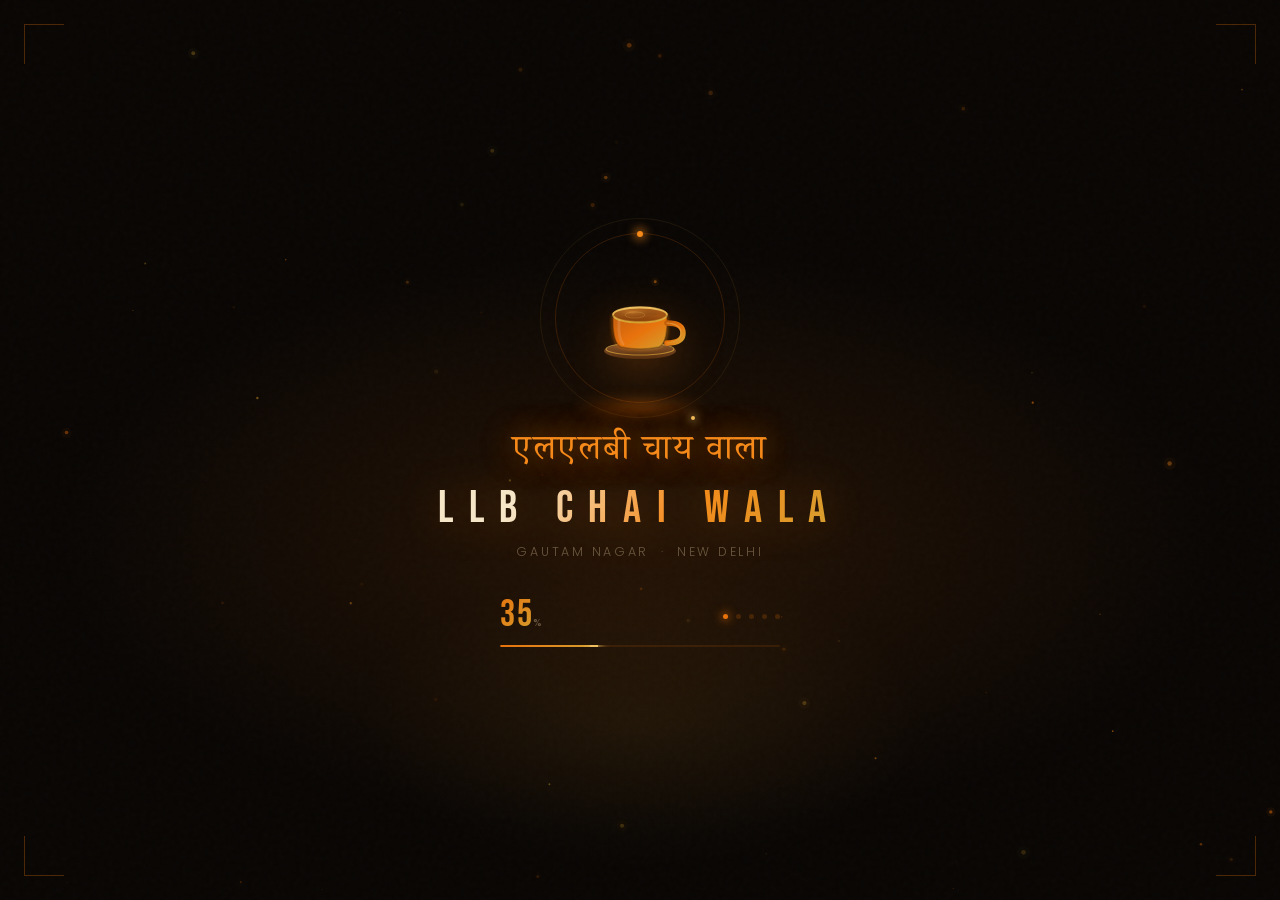
<file: loader-preview.html>
<!DOCTYPE html>
<html lang="en">

<head>
    <meta charset="UTF-8" />
    <meta name="viewport" content="width=device-width, initial-scale=1.0" />
    <title>LLB Chai Wala — Preloader</title>
    <link rel="preconnect" href="https://fonts.googleapis.com" />
    <link rel="preconnect" href="https://fonts.gstatic.com" crossorigin />
    <link
        href="https://fonts.googleapis.com/css2?family=Playfair+Display:ital,wght@0,700;0,900;1,400&family=Bebas+Neue&family=Noto+Serif+Devanagari:wght@400;700&family=Poppins:wght@300;400;500&display=swap"
        rel="stylesheet" />
    <style>
        /* ── Reset ── */
        *,
        *::before,
        *::after {
            margin: 0;
            padding: 0;
            box-sizing: border-box
        }

        html,
        body {
            width: 100%;
            height: 100%;
            overflow: hidden;
            background: #09060300
        }

        /* ── Design Tokens ── */
        :root {
            --bg: #080503;
            --surface: #120d06;
            --orange: #e8720c;
            --orange-glow: #f5891a;
            --gold: #d4a030;
            --gold-light: #f0c060;
            --cream: #f5e6c8;
            --cream-dim: #c8b090;
            --muted: #6b5840;
            --grad: linear-gradient(135deg, #e8720c 0%, #d4a030 100%);
        }

        /* ══════════════════════════════
   PRELOADER SHELL
══════════════════════════════ */
        #preloader {
            position: fixed;
            inset: 0;
            background: var(--bg);
            display: flex;
            align-items: center;
            justify-content: center;
            z-index: 9999;
            overflow: hidden;
            transition: opacity .8s cubic-bezier(.16, 1, .3, 1),
                transform .8s cubic-bezier(.16, 1, .3, 1);
        }

        #preloader.exit {
            opacity: 0;
            transform: scale(1.04);
            pointer-events: none;
        }

        /* ── Ambient BG glow ── */
        #preloader::before {
            content: '';
            position: absolute;
            inset: 0;
            background:
                radial-gradient(ellipse 70% 50% at 50% 60%,
                    rgba(232, 114, 12, .13) 0%, transparent 65%),
                radial-gradient(ellipse 40% 30% at 50% 80%,
                    rgba(212, 160, 48, .07) 0%, transparent 55%);
            pointer-events: none;
            animation: ambientPulse 4s ease-in-out infinite;
        }

        /* Grain overlay */
        #preloader::after {
            content: '';
            position: absolute;
            inset: 0;
            background-image: url("data:image/svg+xml,%3Csvg viewBox='0 0 200 200' xmlns='http://www.w3.org/2000/svg'%3E%3Cfilter id='n'%3E%3CfeTurbulence type='fractalNoise' baseFrequency='.85' numOctaves='4' stitchTiles='stitch'/%3E%3C/filter%3E%3Crect width='100%25' height='100%25' filter='url(%23n)' opacity='.045'/%3E%3C/svg%3E");
            opacity: .5;
            pointer-events: none;
        }

        /* ══════════════════════════════
   INNER LAYOUT
══════════════════════════════ */
        .loader-inner {
            position: relative;
            z-index: 2;
            display: flex;
            flex-direction: column;
            align-items: center;
            gap: 0;
        }

        /* ══════════════════════════════
   TEA CUP SVG
══════════════════════════════ */
        .cup-wrap {
            position: relative;
            width: 180px;
            height: 180px;
            display: flex;
            align-items: center;
            justify-content: center;
            margin-bottom: .5rem;
        }

        /* Plate glow */
        .cup-glow {
            position: absolute;
            bottom: -10px;
            left: 50%;
            transform: translateX(-50%);
            width: 130px;
            height: 22px;
            background: radial-gradient(ellipse, rgba(232, 114, 12, .45) 0%, transparent 75%);
            filter: blur(6px);
            animation: glowPulse 2.5s ease-in-out infinite;
        }

        /* Orbital ring */
        .cup-ring {
            position: absolute;
            inset: 5px;
            border-radius: 50%;
            border: 1px solid rgba(232, 114, 12, .18);
            animation: orbit 6s linear infinite;
        }

        .cup-ring::before {
            content: '';
            position: absolute;
            top: -3px;
            left: 50%;
            transform: translateX(-50%);
            width: 6px;
            height: 6px;
            border-radius: 50%;
            background: var(--orange-glow);
            box-shadow: 0 0 10px 3px rgba(245, 137, 26, .6);
        }

        /* Outer orbital */
        .cup-ring-outer {
            position: absolute;
            inset: -10px;
            border-radius: 50%;
            border: 1px solid rgba(212, 160, 48, .1);
            animation: orbit 9s linear infinite reverse;
        }

        .cup-ring-outer::before {
            content: '';
            position: absolute;
            bottom: -3px;
            right: 22%;
            width: 4px;
            height: 4px;
            border-radius: 50%;
            background: var(--gold-light);
            box-shadow: 0 0 8px 2px rgba(240, 192, 96, .5);
        }

        /* The cup itself */
        .tea-cup {
            animation: cupFloat 3s ease-in-out infinite;
            filter: drop-shadow(0 12px 20px rgba(232, 114, 12, .25));
        }

        /* ══════════════════════════════
   STEAM WISPS
══════════════════════════════ */
        .steam-group {
            position: absolute;
            top: 12px;
            left: 50%;
            transform: translateX(-50%);
            width: 80px;
            height: 70px;
            pointer-events: none;
        }

        .steam-wisp {
            position: absolute;
            bottom: 0;
            width: 5px;
            border-radius: 3px;
            background: linear-gradient(to top,
                    rgba(245, 137, 26, .6),
                    rgba(240, 192, 96, .3),
                    transparent);
            transform-origin: bottom center;
            animation: steamRise var(--dur) ease-in-out infinite var(--delay);
            opacity: 0;
        }

        .steam-wisp:nth-child(1) {
            left: 22px;
            height: 50px;
            --dur: 2.2s;
            --delay: 0s;
        }

        .steam-wisp:nth-child(2) {
            left: 36px;
            height: 65px;
            --dur: 2.6s;
            --delay: .35s;
            width: 6px;
        }

        .steam-wisp:nth-child(3) {
            left: 50px;
            height: 48px;
            --dur: 2s;
            --delay: .7s;
        }

        .steam-wisp:nth-child(4) {
            left: 62px;
            height: 42px;
            --dur: 2.4s;
            --delay: .15s;
            width: 4px;
        }

        /* ══════════════════════════════
   BRAND TEXT
══════════════════════════════ */
        .brand-wrap {
            display: flex;
            flex-direction: column;
            align-items: center;
            gap: .1rem;
            margin-top: .6rem;
            opacity: 0;
            transform: translateY(16px);
            animation: fadeSlideUp .7s cubic-bezier(.16, 1, .3, 1) .4s forwards;
        }

        .brand-hindi {
            font-family: 'Noto Serif Devanagari', serif;
            font-size: clamp(1.5rem, 5vw, 2.2rem);
            color: var(--orange-glow);
            text-shadow: 0 0 30px rgba(245, 137, 26, .7),
                0 0 60px rgba(245, 137, 26, .25);
            letter-spacing: .05em;
            animation: textGlow 2.5s ease-in-out infinite .6s;
        }

        .brand-name {
            font-family: 'Bebas Neue', sans-serif;
            font-size: clamp(1.8rem, 6vw, 2.8rem);
            letter-spacing: .35em;
            background: linear-gradient(120deg, var(--cream) 20%, var(--orange-glow) 60%, var(--gold) 100%);
            -webkit-background-clip: text;
            -webkit-text-fill-color: transparent;
            background-clip: text;
            filter: drop-shadow(0 0 20px rgba(232, 114, 12, .35));
        }

        .brand-tagline {
            font-family: 'Poppins', sans-serif;
            font-size: clamp(.65rem, 1.8vw, .78rem);
            letter-spacing: .22em;
            text-transform: uppercase;
            color: var(--muted);
            margin-top: .35rem;
            font-weight: 300;
        }

        /* ══════════════════════════════
   PROGRESS SYSTEM
══════════════════════════════ */
        .progress-wrap {
            margin-top: 2.2rem;
            display: flex;
            flex-direction: column;
            align-items: center;
            gap: .7rem;
            opacity: 0;
            animation: fadeSlideUp .6s cubic-bezier(.16, 1, .3, 1) .7s forwards;
            width: clamp(200px, 55vw, 280px);
        }

        /* Track */
        .progress-track {
            width: 100%;
            height: 2px;
            background: rgba(232, 114, 12, .12);
            border-radius: 2px;
            overflow: hidden;
            position: relative;
        }

        .progress-fill {
            height: 100%;
            width: 0%;
            background: var(--grad);
            border-radius: 2px;
            transition: width .08s linear;
            position: relative;
        }

        /* shimmer on fill */
        .progress-fill::after {
            content: '';
            position: absolute;
            right: 0;
            top: -3px;
            width: 8px;
            height: 8px;
            border-radius: 50%;
            background: var(--gold-light);
            box-shadow: 0 0 10px 3px rgba(240, 192, 96, .8);
        }

        /* Percentage */
        .progress-row {
            display: flex;
            justify-content: space-between;
            width: 100%;
            align-items: center;
        }

        .pct-num {
            font-family: 'Bebas Neue', sans-serif;
            font-size: clamp(1.8rem, 5vw, 2.4rem);
            line-height: 1;
            background: var(--grad);
            -webkit-background-clip: text;
            -webkit-text-fill-color: transparent;
            background-clip: text;
            letter-spacing: .04em;
            min-width: 4ch;
        }

        .pct-unit {
            font-family: 'Poppins', sans-serif;
            font-size: .65rem;
            letter-spacing: .15em;
            color: var(--muted);
            font-weight: 500;
            text-transform: uppercase;
            align-self: flex-end;
            padding-bottom: .3rem;
        }

        /* Status text */
        .status-text {
            font-family: 'Poppins', sans-serif;
            font-size: .68rem;
            letter-spacing: .12em;
            color: var(--muted);
            font-style: italic;
            height: 1.2em;
            text-align: center;
            transition: opacity .3s;
        }

        /* Dot indicators */
        .dot-row {
            display: flex;
            gap: 8px;
            margin-top: .2rem;
        }

        .dot {
            width: 5px;
            height: 5px;
            border-radius: 50%;
            background: rgba(232, 114, 12, .2);
            transition: background .4s, box-shadow .4s;
        }

        .dot.active {
            background: var(--orange);
            box-shadow: 0 0 8px 2px rgba(232, 114, 12, .5);
        }

        /* ══════════════════════════════
   FLOATING PARTICLES
══════════════════════════════ */
        #pCanvas {
            position: absolute;
            inset: 0;
            pointer-events: none;
            z-index: 1;
        }

        /* ══════════════════════════════
   CORNER ACCENTS
══════════════════════════════ */
        .corner {
            position: absolute;
            width: 40px;
            height: 40px;
            opacity: .3;
        }

        .corner-tl {
            top: 24px;
            left: 24px;
            border-top: 1px solid var(--orange);
            border-left: 1px solid var(--orange);
        }

        .corner-tr {
            top: 24px;
            right: 24px;
            border-top: 1px solid var(--orange);
            border-right: 1px solid var(--orange);
        }

        .corner-bl {
            bottom: 24px;
            left: 24px;
            border-bottom: 1px solid var(--orange);
            border-left: 1px solid var(--orange);
        }

        .corner-br {
            bottom: 24px;
            right: 24px;
            border-bottom: 1px solid var(--orange);
            border-right: 1px solid var(--orange);
        }

        /* ══════════════════════════════
   REVEAL OVERLAY (cinematic wipe)
══════════════════════════════ */
        #revealOverlay {
            position: fixed;
            inset: 0;
            z-index: 10000;
            background: var(--bg);
            transform-origin: top center;
            transform: scaleY(1);
            transition: transform .9s cubic-bezier(.76, 0, .24, 1);
            pointer-events: none;
        }

        #revealOverlay.wipe {
            transform: scaleY(0);
        }

        /* ══════════════════════════════
   KEYFRAMES
══════════════════════════════ */
        @keyframes ambientPulse {

            0%,
            100% {
                opacity: 1
            }

            50% {
                opacity: .6
            }
        }

        @keyframes glowPulse {

            0%,
            100% {
                transform: translateX(-50%) scaleX(1);
                opacity: .8
            }

            50% {
                transform: translateX(-50%) scaleX(1.3);
                opacity: .4
            }
        }

        @keyframes orbit {
            from {
                transform: rotate(0deg)
            }

            to {
                transform: rotate(360deg)
            }
        }

        @keyframes cupFloat {

            0%,
            100% {
                transform: translateY(0)
            }

            50% {
                transform: translateY(-7px)
            }
        }

        @keyframes steamRise {
            0% {
                opacity: 0;
                transform: translateX(0) scaleX(1)
            }

            15% {
                opacity: .85
            }

            60% {
                opacity: .5;
                transform: translateX(var(--drift, 4px)) scaleX(1.6)
            }

            100% {
                opacity: 0;
                transform: translateY(-60px) scaleX(2)
            }
        }

        @keyframes textGlow {

            0%,
            100% {
                text-shadow: 0 0 30px rgba(245, 137, 26, .7), 0 0 60px rgba(245, 137, 26, .25)
            }

            50% {
                text-shadow: 0 0 50px rgba(245, 137, 26, 1), 0 0 90px rgba(245, 137, 26, .4), 0 0 120px rgba(245, 137, 26, .15)
            }
        }

        @keyframes fadeSlideUp {
            to {
                opacity: 1;
                transform: translateY(0)
            }
        }

        /* ── Responsive ── */
        @media(max-width:480px) {
            .corner {
                width: 28px;
                height: 28px
            }

            .corner-tl,
            .corner-tr {
                top: 16px
            }

            .corner-tl,
            .corner-bl {
                left: 16px
            }

            .corner-tr,
            .corner-br {
                right: 16px
            }

            .corner-bl,
            .corner-br {
                bottom: 16px
            }

            .cup-wrap {
                width: 140px;
                height: 140px
            }
        }
    </style>
</head>

<body>

    <!-- Cinematic wipe overlay (runs first) -->
    <div id="revealOverlay"></div>

    <!-- ══ PRELOADER ══ -->
    <div id="preloader" role="status" aria-label="Loading LLB Chai Wala">

        <!-- Particle canvas -->
        <canvas id="pCanvas"></canvas>

        <!-- Corner accents -->
        <div class="corner corner-tl"></div>
        <div class="corner corner-tr"></div>
        <div class="corner corner-bl"></div>
        <div class="corner corner-br"></div>

        <div class="loader-inner">

            <!-- ── Tea Cup ── -->
            <div class="cup-wrap">
                <div class="cup-ring-outer"></div>
                <div class="cup-ring"></div>
                <div class="cup-glow"></div>

                <!-- Steam wisps above cup -->
                <div class="steam-group">
                    <div class="steam-wisp" style="--drift:3px"></div>
                    <div class="steam-wisp" style="--drift:-2px"></div>
                    <div class="steam-wisp" style="--drift:4px"></div>
                    <div class="steam-wisp" style="--drift:-3px"></div>
                </div>

                <!-- SVG Tea Cup -->
                <svg class="tea-cup" width="110" height="110" viewBox="0 0 110 110" fill="none"
                    xmlns="http://www.w3.org/2000/svg" aria-hidden="true">
                    <defs>
                        <linearGradient id="cupGrad" x1="0%" y1="0%" x2="100%" y2="100%">
                            <stop offset="0%" stop-color="#c45e08" />
                            <stop offset="50%" stop-color="#e8720c" />
                            <stop offset="100%" stop-color="#d4a030" />
                        </linearGradient>
                        <linearGradient id="teaGrad" x1="0%" y1="0%" x2="0%" y2="100%">
                            <stop offset="0%" stop-color="#c87020" stop-opacity=".9" />
                            <stop offset="100%" stop-color="#7a3808" stop-opacity=".95" />
                        </linearGradient>
                        <linearGradient id="plateGrad" x1="0%" y1="0%" x2="0%" y2="100%">
                            <stop offset="0%" stop-color="#9a6030" />
                            <stop offset="100%" stop-color="#5a3010" />
                        </linearGradient>
                        <linearGradient id="rimGrad" x1="0%" y1="0%" x2="0%" y2="100%">
                            <stop offset="0%" stop-color="#f0c060" />
                            <stop offset="100%" stop-color="#d4a030" />
                        </linearGradient>
                        <radialGradient id="teaSheen" cx="35%" cy="30%" r="55%">
                            <stop offset="0%" stop-color="#f0a040" stop-opacity=".4" />
                            <stop offset="100%" stop-color="transparent" />
                        </radialGradient>
                        <filter id="softGlow">
                            <feGaussianBlur in="SourceGraphic" stdDeviation="2" result="blur" />
                            <feMerge>
                                <feMergeNode in="blur" />
                                <feMergeNode in="SourceGraphic" />
                            </feMerge>
                        </filter>
                    </defs>

                    <!-- Saucer/plate -->
                    <ellipse cx="55" cy="88" rx="36" ry="8" fill="url(#plateGrad)" opacity=".9" />
                    <ellipse cx="55" cy="86" rx="34" ry="6" fill="none" stroke="url(#rimGrad)" stroke-width="1.2"
                        opacity=".7" />

                    <!-- Cup body -->
                    <path d="M28 52 Q27 80 36 84 Q55 88 74 84 Q83 80 82 52 Z" fill="url(#cupGrad)"
                        filter="url(#softGlow)" />

                    <!-- Tea liquid surface -->
                    <ellipse cx="55" cy="52" rx="27" ry="7.5" fill="url(#teaGrad)" />
                    <ellipse cx="55" cy="52" rx="27" ry="7.5" fill="url(#teaSheen)" />

                    <!-- Cup rim -->
                    <ellipse cx="55" cy="52" rx="27" ry="7.5" fill="none" stroke="url(#rimGrad)" stroke-width="1.8" />

                    <!-- Cup top opening ellipse (outer) -->
                    <ellipse cx="55" cy="51" rx="27" ry="7.5" fill="none" stroke="url(#rimGrad)" stroke-width=".8"
                        opacity=".4" />

                    <!-- Inner shadow on cup body -->
                    <path d="M28 52 Q27 80 36 84 Q55 88 74 84 Q83 80 82 52" fill="none" stroke="rgba(0,0,0,.25)"
                        stroke-width="1.5" />

                    <!-- Cup handle -->
                    <path d="M82 60 Q98 60 98 70 Q98 80 82 80" fill="none" stroke="url(#cupGrad)" stroke-width="5.5"
                        stroke-linecap="round" />
                    <path d="M82 60 Q96 61 96 70 Q96 79 82 80" fill="none" stroke="url(#rimGrad)" stroke-width="1.2"
                        stroke-linecap="round" opacity=".6" />

                    <!-- Highlight on cup body -->
                    <path d="M34 58 Q33 75 38 81" fill="none" stroke="rgba(255,255,255,.12)" stroke-width="3"
                        stroke-linecap="round" />

                    <!-- Tea ripple on surface -->
                    <ellipse cx="50" cy="52" rx="10" ry="3" fill="none" stroke="rgba(240,192,96,.3)" stroke-width="1"
                        opacity=".7" />
                </svg>
            </div>

            <!-- ── Brand Text ── -->
            <div class="brand-wrap">
                <div class="brand-hindi">एलएलबी चाय वाला</div>
                <div class="brand-name">LLB Chai Wala</div>
                <div class="brand-tagline">Gautam Nagar &nbsp;·&nbsp; New Delhi</div>
            </div>

            <!-- ── Progress ── -->
            <div class="progress-wrap">
                <div class="progress-row">
                    <div>
                        <span class="pct-num" id="pctNum">0</span><span class="pct-unit">%</span>
                    </div>
                    <div class="dot-row" id="dotRow">
                        <div class="dot"></div>
                        <div class="dot"></div>
                        <div class="dot"></div>
                        <div class="dot"></div>
                        <div class="dot"></div>
                    </div>
                </div>
                <div class="progress-track">
                    <div class="progress-fill" id="pFill"></div>
                </div>
                <div class="status-text" id="statusTxt">Warming up the kettle…</div>
            </div>

        </div><!-- /loader-inner -->
    </div><!-- /preloader -->

    <!-- Page content revealed after loader -->
    <div id="pageContent" style="display:none;color:#f5e6c8;font-family:'Poppins',sans-serif;
  text-align:center;padding:4rem 2rem;background:#080503;min-height:100vh;
  flex-direction:column;align-items:center;justify-content:center;gap:1rem;">
        <div style="font-family:'Bebas Neue',sans-serif;font-size:3rem;
    letter-spacing:.3em;background:linear-gradient(135deg,#e8720c,#d4a030);
    -webkit-background-clip:text;-webkit-text-fill-color:transparent;background-clip:text;">
            LLB CHAI WALA
        </div>
        <p style="color:#6b5840;font-size:.85rem;letter-spacing:.12em;">
            Website loading complete. Build next section →
        </p>
    </div>

    <script>
        /* ── Particle System ── */
        (function () {
            const canvas = document.getElementById('pCanvas');
            const ctx = canvas.getContext('2d');
            let W, H, pts = [], raf;

            function resize() {
                W = canvas.width = window.innerWidth;
                H = canvas.height = window.innerHeight;
            }

            function mkPt(init) {
                const cols = [
                    'rgba(232,114,12,', 'rgba(212,160,48,',
                    'rgba(245,137,26,', 'rgba(180,90,10,'
                ];
                return {
                    x: Math.random() * W,
                    y: init ? Math.random() * H : H + 5,
                    r: Math.random() * 2 + .4,
                    vy: Math.random() * .45 + .12,
                    vx: (Math.random() - .5) * .25,
                    op: Math.random() * .45 + .08,
                    col: cols[Math.floor(Math.random() * cols.length)],
                    flicker: Math.random() < .28
                };
            }

            function draw() {
                ctx.clearRect(0, 0, W, H);
                pts.forEach((p, i) => {
                    p.y -= p.vy; p.x += p.vx;
                    if (p.flicker) p.op += (Math.random() - .5) * .04;
                    p.op = Math.min(.6, Math.max(.05, p.op));
                    if (p.y < H * .25) p.op -= .003;

                    ctx.beginPath();
                    ctx.arc(p.x, p.y, p.r, 0, Math.PI * 2);
                    ctx.fillStyle = p.col + p.op + ')';
                    ctx.fill();

                    if (p.r > 1.4) {
                        ctx.beginPath();
                        ctx.arc(p.x, p.y, p.r * 2.8, 0, Math.PI * 2);
                        ctx.fillStyle = p.col + (p.op * .12) + ')';
                        ctx.fill();
                    }

                    if (p.y < -8 || p.op <= 0) pts[i] = mkPt(false);
                });
                raf = requestAnimationFrame(draw);
            }

            resize();
            for (let i = 0; i < 60; i++) pts.push(mkPt(true));
            draw();
            window.addEventListener('resize', resize, { passive: true });
            window._stopParticles = () => { cancelAnimationFrame(raf); };
        })();

        /* ── Preloader Logic ── */
        (function () {
            const MESSAGES = [
                'Warming up the kettle…',
                'Grinding the finest tea leaves…',
                'Adding a pinch of masala…',
                'Almost ready, just a moment…',
                'Pouring your perfect cup…',
                'LLB style, coming right up!'
            ];

            const fill = document.getElementById('pFill');
            const pctEl = document.getElementById('pctNum');
            const status = document.getElementById('statusTxt');
            const dots = document.getElementById('dotRow').children;
            const loader = document.getElementById('preloader');
            const page = document.getElementById('pageContent');
            const wipe = document.getElementById('revealOverlay');

            let pct = 0;
            let msgIdx = 0;

            /* Cinematic wipe IN on load */
            requestAnimationFrame(() => {
                setTimeout(() => wipe.classList.add('wipe'), 60);
            });

            /* Progress tick — non-linear for realism */
            function getSpeed() {
                if (pct < 30) return Math.random() * 2.5 + 1.5;  // fast start
                if (pct < 70) return Math.random() * 1.8 + .8;   // steady middle
                if (pct < 90) return Math.random() * 1 + .4;     // slight pause near end
                return Math.random() * .6 + .2;                 // slow final stretch
            }

            function tick() {
                if (pct >= 100) {
                    pctEl.textContent = '100';
                    fill.style.width = '100%';
                    status.textContent = 'Chai ready! ☕';
                    updateDots(100);
                    setTimeout(exit, 600);
                    return;
                }

                pct = Math.min(100, pct + getSpeed());
                const rounded = Math.floor(pct);

                pctEl.textContent = rounded;
                fill.style.width = rounded + '%';
                updateDots(rounded);

                /* Swap status messages at milestones */
                const mIdx = Math.min(MESSAGES.length - 1, Math.floor(pct / 17));
                if (mIdx !== msgIdx) {
                    msgIdx = mIdx;
                    status.style.opacity = '0';
                    setTimeout(() => {
                        status.textContent = MESSAGES[msgIdx];
                        status.style.opacity = '1';
                    }, 200);
                }

                /* Variable interval for organic feel */
                const delay = 28 + Math.random() * 55;
                setTimeout(tick, delay);
            }

            function updateDots(val) {
                const thresh = [20, 40, 60, 80, 100];
                thresh.forEach((t, i) => {
                    if (val >= t) dots[i].classList.add('active');
                });
            }

            /* Exit sequence */
            function exit() {
                loader.classList.add('exit');
                window._stopParticles && window._stopParticles();

                setTimeout(() => {
                    loader.style.display = 'none';
                    page.style.display = 'flex';
                }, 820);
            }

            /* Start after a brief cinematic pause */
            setTimeout(tick, 500);

            /* Replay button for demo */
            page.insertAdjacentHTML('beforeend',
                `<button onclick="location.reload()" style="
      margin-top:2rem;padding:12px 32px;
      background:linear-gradient(135deg,#e8720c,#d4a030);
      color:#fff;border:none;border-radius:50px;
      font-family:'Poppins',sans-serif;font-size:.85rem;
      font-weight:600;letter-spacing:.08em;cursor:pointer;
      box-shadow:0 4px 20px rgba(232,114,12,.4);">
      ↻ &nbsp;Replay Loader
    </button>`
            );

        })();
    </script>
</body>

</html>
</file>
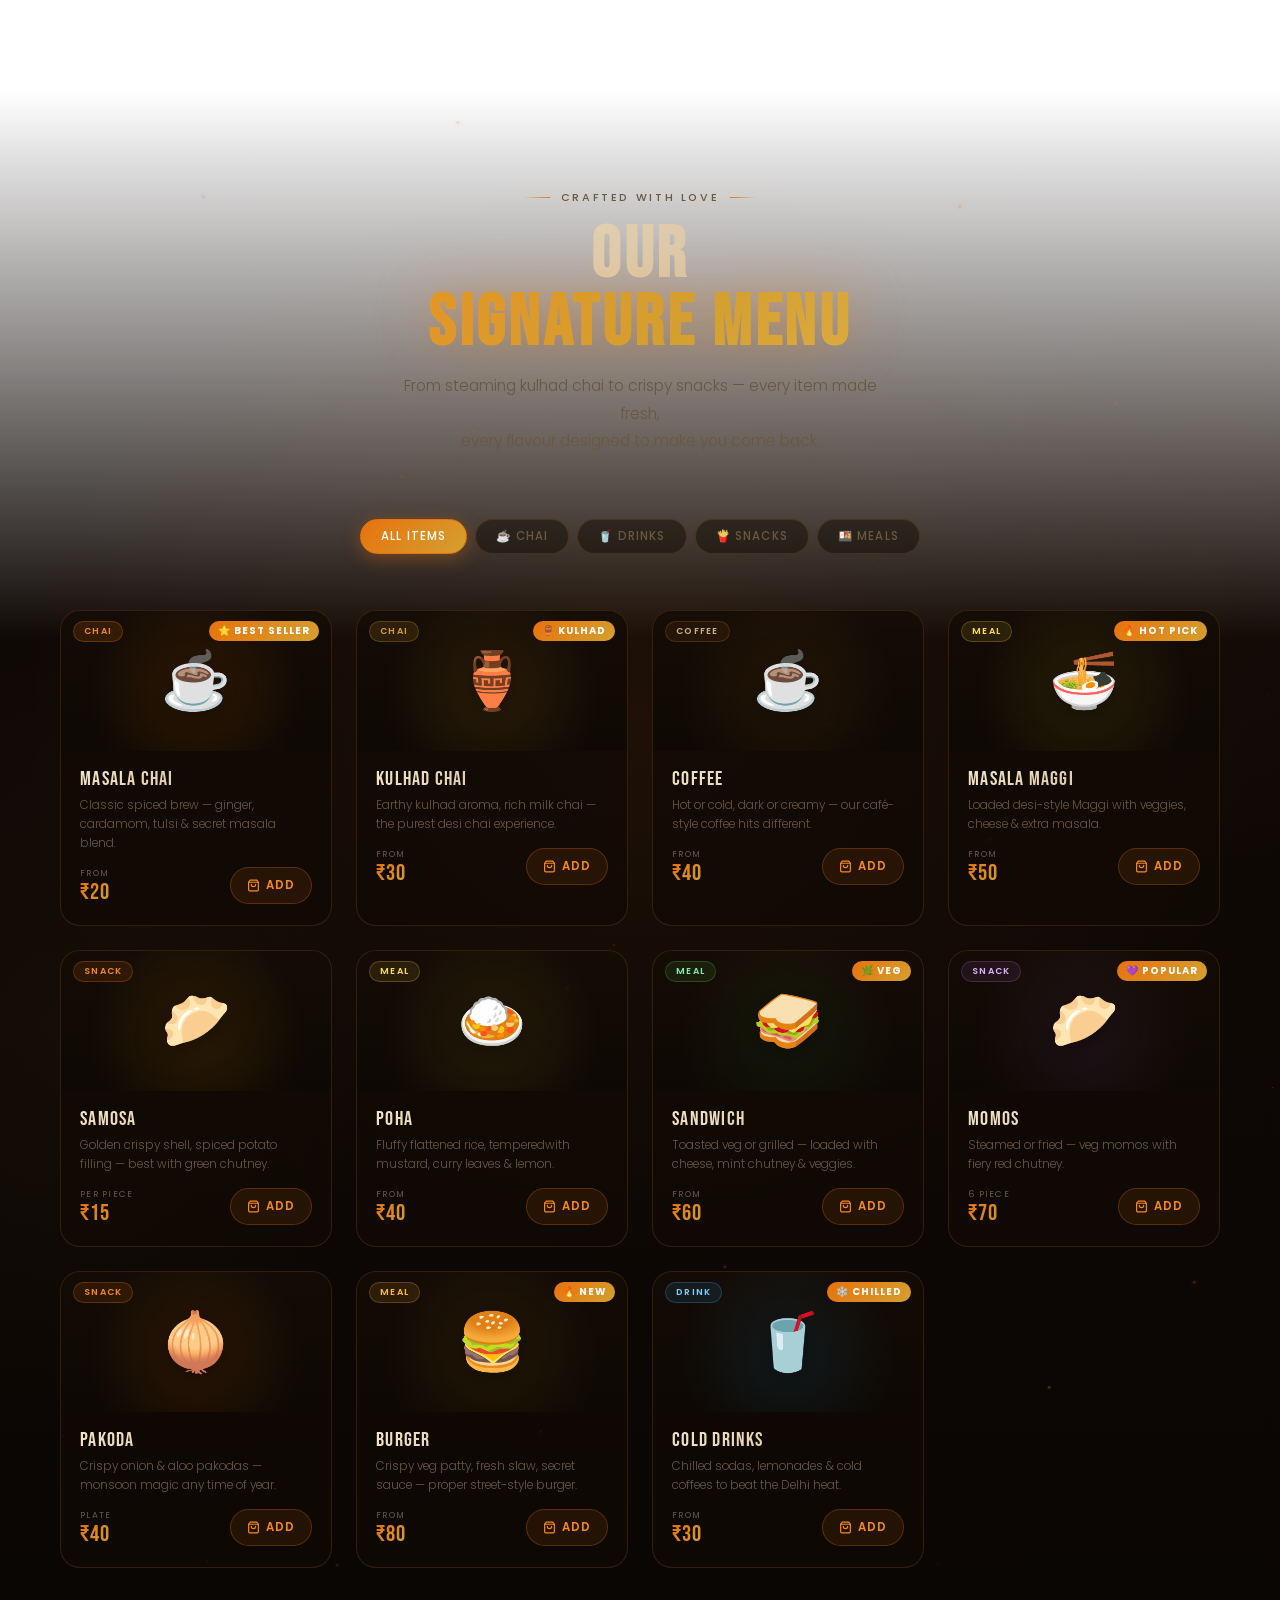
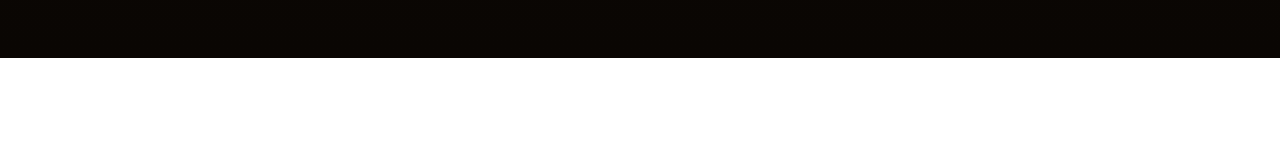
<file: menu-preview.html>
<!DOCTYPE html>
<html lang="en">

<head>
    <meta charset="UTF-8" />
    <meta name="viewport" content="width=device-width, initial-scale=1.0" />
    <title>LLB Chai Wala — Menu</title>
    <link rel="preconnect" href="https://fonts.googleapis.com" />
    <link rel="preconnect" href="https://fonts.gstatic.com" crossorigin />
    <link
        href="https://fonts.googleapis.com/css2?family=Playfair+Display:ital,wght@0,700;1,400&family=Bebas+Neue&family=Noto+Serif+Devanagari:wght@700&family=Poppins:wght@300;400;500;600;700&display=swap"
        rel="stylesheet" />
    <style>
        *,
        *::before,
        *::after {
            margin: 0;
            padding: 0;
            box-sizing: border-box
        }

        html {
            font-size: 16px;
            scroll-behavior: smooth
        }

        body {
            background: #09060300;
            color: #f5e6c8;
            font-family: 'Poppins', sans-serif;
            -webkit-font-smoothing: antialiased;
        }

        :root {
            --orange: #e8720c;
            --orange-glow: #f5891a;
            --gold: #d4a030;
            --gold-light: #f0c060;
            --cream: #f5e6c8;
            --cream-dim: #c8b090;
            --muted: #6b5840;
            --border: rgba(212, 128, 40, .18);
            --bg: #09060300;
            --bg2: #0e0905;
            --grad: linear-gradient(135deg, #e8720c 0%, #d4a030 100%);
            --ease: cubic-bezier(.16, 1, .3, 1);
        }

        /* =============================================
   MENU SECTION
============================================= */
        #menu {
            position: relative;
            width: 100%;
            padding: clamp(5rem, 10vh, 8rem) clamp(1rem, 4vw, 2rem);
            overflow: hidden;
            background: linear-gradient(180deg, #09060300 0%, #0f0906 35%, #0a0603 100%);
        }

        #menu::before {
            content: '';
            position: absolute;
            inset: 0;
            background:
                radial-gradient(ellipse 75% 55% at 50% 40%, rgba(232, 114, 12, .07) 0%, transparent 65%),
                radial-gradient(ellipse 45% 45% at 5% 60%, rgba(212, 160, 48, .04) 0%, transparent 55%),
                radial-gradient(ellipse 40% 40% at 95% 30%, rgba(180, 80, 10, .04) 0%, transparent 50%);
            pointer-events: none;
            z-index: 0;
        }

        #menuCanvas {
            position: absolute;
            inset: 0;
            width: 100%;
            height: 100%;
            pointer-events: none;
            z-index: 1;
        }

        /* ── Header ── */
        .menu-header {
            position: relative;
            z-index: 2;
            text-align: center;
            margin-bottom: clamp(2.5rem, 5vw, 4rem);
        }

        .menu-eyebrow {
            display: inline-flex;
            align-items: center;
            gap: .7rem;
            font-size: .68rem;
            letter-spacing: .24em;
            text-transform: uppercase;
            color: var(--muted);
            font-weight: 500;
            margin-bottom: 1rem;
            opacity: 0;
            transform: translateY(14px);
            transition: opacity .7s var(--ease), transform .7s var(--ease);
        }

        .menu-eyebrow.in {
            opacity: 1;
            transform: translateY(0);
        }

        .menu-eyebrow::before,
        .menu-eyebrow::after {
            content: '';
            display: block;
            width: 26px;
            height: 1px;
            background: linear-gradient(to right, transparent, var(--orange));
        }

        .menu-eyebrow::after {
            background: linear-gradient(to left, transparent, var(--orange));
        }

        .menu-title {
            font-family: 'Bebas Neue', sans-serif;
            font-size: clamp(2.4rem, 7vw, 4.5rem);
            letter-spacing: .05em;
            line-height: .95;
            margin-bottom: .85rem;
            opacity: 0;
            transform: translateY(20px);
            transition: opacity .85s var(--ease) .08s, transform .85s var(--ease) .08s;
        }

        .menu-title.in {
            opacity: 1;
            transform: translateY(0);
        }

        .menu-title .t-cream {
            display: block;
            background: linear-gradient(135deg, var(--cream) 0%, var(--cream-dim) 100%);
            -webkit-background-clip: text;
            -webkit-text-fill-color: transparent;
            background-clip: text;
        }

        .menu-title .t-fire {
            display: block;
            background: linear-gradient(135deg, var(--orange-glow) 0%, var(--gold) 55%, var(--gold-light) 100%);
            -webkit-background-clip: text;
            -webkit-text-fill-color: transparent;
            background-clip: text;
            filter: drop-shadow(0 0 28px rgba(232, 114, 12, .4));
        }

        .menu-sub {
            font-size: clamp(.83rem, 1.8vw, .96rem);
            color: var(--muted);
            font-weight: 300;
            line-height: 1.8;
            max-width: 500px;
            margin: 0 auto;
            opacity: 0;
            transform: translateY(12px);
            transition: opacity .7s var(--ease) .16s, transform .7s var(--ease) .16s;
        }

        .menu-sub.in {
            opacity: 1;
            transform: translateY(0);
        }

        /* ── Filter Tabs ── */
        .menu-tabs {
            position: relative;
            z-index: 2;
            display: flex;
            align-items: center;
            justify-content: center;
            gap: .5rem;
            flex-wrap: wrap;
            margin-bottom: clamp(2.5rem, 5vw, 3.5rem);
            opacity: 0;
            transform: translateY(14px);
            transition: opacity .7s var(--ease) .22s, transform .7s var(--ease) .22s;
        }

        .menu-tabs.in {
            opacity: 1;
            transform: translateY(0);
        }

        .tab-btn {
            padding: 8px 20px;
            font-family: 'Poppins', sans-serif;
            font-size: .72rem;
            font-weight: 500;
            letter-spacing: .1em;
            text-transform: uppercase;
            border-radius: 50px;
            border: 1px solid var(--border);
            background: rgba(17, 12, 5, .5);
            color: var(--muted);
            cursor: pointer;
            transition: color .25s, border-color .25s, background .25s, box-shadow .25s, transform .2s;
        }

        .tab-btn:hover {
            color: var(--cream-dim);
            border-color: rgba(232, 114, 12, .3);
            background: rgba(232, 114, 12, .07);
            transform: translateY(-1px);
        }

        .tab-btn.active {
            color: #fff;
            border-color: var(--orange);
            background: linear-gradient(135deg, #e8720c, #d4a030);
            box-shadow: 0 4px 18px rgba(232, 114, 12, .35);
        }

        /* ── Grid ── */
        .menu-grid {
            position: relative;
            z-index: 2;
            display: grid;
            grid-template-columns: repeat(auto-fill, minmax(min(260px, 100%), 1fr));
            gap: clamp(1rem, 2.5vw, 1.5rem);
            max-width: 1160px;
            margin: 0 auto;
        }

        /* ── Menu Card ── */
        .menu-card {
            position: relative;
            border-radius: 20px;
            overflow: hidden;
            background: rgba(16, 10, 4, .75);
            border: 1px solid var(--border);
            cursor: pointer;
            opacity: 0;
            transform: translateY(30px) scale(.97);
            transition:
                opacity .75s var(--ease),
                transform .75s var(--ease),
                box-shadow .4s ease,
                border-color .35s;
        }

        .menu-card.in {
            opacity: 1;
            transform: translateY(0) scale(1);
        }

        .menu-card:hover {
            border-color: rgba(232, 114, 12, .4);
            box-shadow: 0 14px 50px rgba(0, 0, 0, .55), 0 0 0 1px rgba(232, 114, 12, .15);
            transform: translateY(-6px) scale(1.02) !important;
        }

        /* Card stagger delays */
        .menu-card:nth-child(1) {
            transition-delay: .04s
        }

        .menu-card:nth-child(2) {
            transition-delay: .09s
        }

        .menu-card:nth-child(3) {
            transition-delay: .14s
        }

        .menu-card:nth-child(4) {
            transition-delay: .19s
        }

        .menu-card:nth-child(5) {
            transition-delay: .24s
        }

        .menu-card:nth-child(6) {
            transition-delay: .29s
        }

        .menu-card:nth-child(7) {
            transition-delay: .34s
        }

        .menu-card:nth-child(8) {
            transition-delay: .39s
        }

        .menu-card:nth-child(9) {
            transition-delay: .44s
        }

        .menu-card:nth-child(10) {
            transition-delay: .48s
        }

        .menu-card:nth-child(11) {
            transition-delay: .52s
        }

        /* Hidden when filtered */
        .menu-card.hidden {
            display: none;
        }

        /* ── Card Emoji Plate ── */
        .card-plate {
            position: relative;
            height: 140px;
            display: flex;
            align-items: center;
            justify-content: center;
            overflow: hidden;
            background: linear-gradient(180deg, rgba(22, 14, 6, .6) 0%, rgba(12, 8, 3, .8) 100%);
        }

        /* BG glow behind emoji */
        .plate-glow {
            position: absolute;
            inset: 0;
            background: radial-gradient(circle at 50% 60%,
                    var(--card-glow, rgba(232, 114, 12, .18)) 0%, transparent 68%);
            transition: opacity .4s;
            opacity: .7;
        }

        .menu-card:hover .plate-glow {
            opacity: 1;
        }

        /* The emoji */
        .plate-emoji {
            font-size: 3.5rem;
            position: relative;
            z-index: 1;
            transition: transform .45s var(--ease), filter .4s;
            filter: drop-shadow(0 6px 14px rgba(0, 0, 0, .5));
            user-select: none;
        }

        .menu-card:hover .plate-emoji {
            transform: scale(1.18) translateY(-4px);
            filter: drop-shadow(0 10px 22px rgba(232, 114, 12, .35));
        }

        /* Steam wisps for hot items */
        .card-steam {
            position: absolute;
            top: 8px;
            left: 50%;
            transform: translateX(-50%);
            width: 60px;
            height: 50px;
            pointer-events: none;
            z-index: 2;
        }

        .sw {
            position: absolute;
            bottom: 0;
            width: 4px;
            border-radius: 2px;
            background: linear-gradient(to top, rgba(245, 137, 26, .5), rgba(240, 192, 96, .2), transparent);
            transform-origin: bottom;
            animation: sw-rise var(--sd) ease-in-out infinite var(--sl);
            opacity: 0;
        }

        .sw:nth-child(1) {
            left: 10px;
            height: 28px;
            --sd: 2s;
            --sl: 0s;
        }

        .sw:nth-child(2) {
            left: 24px;
            height: 40px;
            --sd: 2.4s;
            --sl: .3s;
            width: 5px;
        }

        .sw:nth-child(3) {
            left: 40px;
            height: 30px;
            --sd: 2.1s;
            --sl: .6s;
        }

        /* Category badge */
        .card-badge {
            position: absolute;
            top: 10px;
            left: 12px;
            z-index: 3;
            padding: 3px 10px;
            border-radius: 50px;
            font-size: .56rem;
            font-weight: 600;
            letter-spacing: .14em;
            text-transform: uppercase;
            background: var(--badge-bg, rgba(232, 114, 12, .15));
            border: 1px solid var(--badge-brd, rgba(232, 114, 12, .3));
            color: var(--badge-col, var(--orange-glow));
            backdrop-filter: blur(8px);
        }

        /* Bestseller crown */
        .card-best {
            position: absolute;
            top: 10px;
            right: 12px;
            z-index: 3;
            font-size: .62rem;
            background: linear-gradient(135deg, #e8720c, #d4a030);
            color: #fff;
            padding: 3px 9px;
            border-radius: 50px;
            font-weight: 700;
            letter-spacing: .1em;
            text-transform: uppercase;
        }

        /* ── Card Body ── */
        .card-body {
            padding: 1.1rem 1.2rem 1.3rem;
        }

        /* Top-line gradient on hover */
        .menu-card::before {
            content: '';
            position: absolute;
            top: 0;
            left: 15%;
            right: 15%;
            height: 1px;
            background: linear-gradient(to right, transparent, var(--orange), var(--gold), transparent);
            opacity: 0;
            transition: opacity .4s;
        }

        .menu-card:hover::before {
            opacity: 1;
        }

        /* Name */
        .card-name {
            font-family: 'Bebas Neue', sans-serif;
            font-size: 1.28rem;
            letter-spacing: .06em;
            line-height: 1.1;
            margin-bottom: .3rem;
            background: linear-gradient(135deg, var(--cream) 0%, var(--cream-dim) 100%);
            -webkit-background-clip: text;
            -webkit-text-fill-color: transparent;
            background-clip: text;
            transition: filter .3s;
        }

        .menu-card:hover .card-name {
            filter: drop-shadow(0 0 8px rgba(245, 232, 200, .2));
        }

        /* Description */
        .card-desc {
            font-size: .74rem;
            color: var(--muted);
            line-height: 1.6;
            font-weight: 300;
            margin-bottom: .9rem;
            transition: color .3s;
        }

        .menu-card:hover .card-desc {
            color: var(--cream-dim);
        }

        /* Bottom row */
        .card-foot {
            display: flex;
            align-items: center;
            justify-content: space-between;
            gap: .5rem;
        }

        /* Price */
        .card-price {
            display: flex;
            flex-direction: column;
            gap: .05rem;
        }

        .price-from {
            font-size: .55rem;
            letter-spacing: .14em;
            text-transform: uppercase;
            color: var(--muted);
        }

        .price-amount {
            font-family: 'Bebas Neue', sans-serif;
            font-size: 1.45rem;
            line-height: 1;
            letter-spacing: .03em;
            background: var(--grad);
            -webkit-background-clip: text;
            -webkit-text-fill-color: transparent;
            background-clip: text;
        }

        /* Add to cart button */
        .btn-cart {
            display: inline-flex;
            align-items: center;
            gap: 6px;
            padding: 9px 16px;
            background: rgba(232, 114, 12, .1);
            border: 1px solid rgba(232, 114, 12, .28);
            color: var(--orange-glow);
            font-family: 'Poppins', sans-serif;
            font-size: .72rem;
            font-weight: 600;
            letter-spacing: .07em;
            text-transform: uppercase;
            border-radius: 50px;
            cursor: pointer;
            transition: background .3s, border-color .3s, color .3s, box-shadow .3s, transform .2s;
            position: relative;
            overflow: hidden;
            white-space: nowrap;
        }

        .btn-cart::before {
            content: '';
            position: absolute;
            inset: 0;
            background: var(--grad);
            opacity: 0;
            transition: opacity .3s;
        }

        .btn-cart:hover {
            border-color: transparent;
            color: #fff;
            box-shadow: 0 4px 18px rgba(232, 114, 12, .4);
            transform: translateY(-1px);
        }

        .btn-cart:hover::before {
            opacity: 1;
        }

        .btn-cart span,
        .btn-cart svg {
            position: relative;
            z-index: 1;
        }

        /* Added state */
        .btn-cart.added {
            background: rgba(34, 197, 94, .1);
            border-color: rgba(34, 197, 94, .3);
            color: #4ade80;
        }

        .btn-cart.added::before {
            background: linear-gradient(135deg, #16a34a, #4ade80);
        }

        /* ── Cart Toast ── */
        #cartToast {
            position: fixed;
            bottom: 2rem;
            left: 50%;
            transform: translateX(-50%) translateY(6px);
            background: rgba(15, 10, 4, .95);
            border: 1px solid var(--border);
            backdrop-filter: blur(20px);
            padding: .75rem 1.5rem;
            border-radius: 50px;
            display: flex;
            align-items: center;
            gap: .6rem;
            font-size: .8rem;
            color: var(--cream-dim);
            box-shadow: 0 8px 30px rgba(0, 0, 0, .5), 0 0 0 1px rgba(232, 114, 12, .1);
            opacity: 0;
            pointer-events: none;
            transition: opacity .35s var(--ease), transform .35s var(--ease);
            z-index: 9000;
            white-space: nowrap;
        }

        #cartToast.show {
            opacity: 1;
            transform: translateX(-50%) translateY(0);
        }

        .toast-icon {
            font-size: 1rem;
        }

        .toast-count {
            font-family: 'Bebas Neue', sans-serif;
            font-size: 1rem;
            color: var(--orange-glow);
            margin-left: .2rem;
        }

        /* ── Cart FAB ── */
        #menuCartFab {
            position: fixed;
            bottom: 2rem;
            right: 2rem;
            width: 56px;
            height: 56px;
            border-radius: 50%;
            background: var(--grad);
            color: #fff;
            display: flex;
            align-items: center;
            justify-content: center;
            box-shadow: 0 6px 24px rgba(232, 114, 12, .45);
            cursor: pointer;
            border: none;
            z-index: 8000;
            transition: transform .3s var(--ease), box-shadow .3s;
            opacity: 0;
            transform: scale(0);
        }

        #menuCartFab.show {
            opacity: 1;
            transform: scale(1);
        }

        #menuCartFab:hover {
            transform: scale(1.1);
            box-shadow: 0 8px 32px rgba(232, 114, 12, .65);
        }

        .fab-badge {
            position: absolute;
            top: -4px;
            right: -4px;
            width: 20px;
            height: 20px;
            border-radius: 50%;
            background: #fff;
            color: var(--orange);
            font-size: .65rem;
            font-weight: 700;
            display: flex;
            align-items: center;
            justify-content: center;
        }

        /* ── Keyframes ── */
        @keyframes sw-rise {
            0% {
                opacity: 0;
                transform: scaleX(1) translateY(0)
            }

            20% {
                opacity: .75
            }

            60% {
                opacity: .4;
                transform: scaleX(1.8) translateY(-6px)
            }

            100% {
                opacity: 0;
                transform: scaleX(2.2) translateY(-45px)
            }
        }

        /* ── Responsive ── */
        @media(max-width:640px) {
            .menu-grid {
                grid-template-columns: repeat(2, 1fr);
                gap: .85rem;
            }

            .card-plate {
                height: 110px;
            }

            .plate-emoji {
                font-size: 2.8rem;
            }

            .card-body {
                padding: .9rem .9rem 1rem;
            }

            .card-name {
                font-size: 1.1rem;
            }
        }

        @media(max-width:380px) {
            .menu-grid {
                grid-template-columns: 1fr;
            }
        }

        @media(prefers-reduced-motion:reduce) {
            * {
                animation-duration: .01ms !important;
                transition-duration: .01ms !important
            }
        }
    </style>
</head>

<body>

    <div style="height:10vh;background:#09060300"></div>

    <!-- ═══════════════════════════════════
     MENU SECTION
═══════════════════════════════════ -->
    <section id="menu" aria-label="Our menu">

        <canvas id="menuCanvas" aria-hidden="true"></canvas>

        <!-- Header -->
        <div class="menu-header">
            <p class="menu-eyebrow js-min">Crafted With Love</p>
            <h2 class="menu-title js-min">
                <span class="t-cream">Our</span>
                <span class="t-fire">Signature Menu</span>
            </h2>
            <p class="menu-sub js-min">
                From steaming kulhad chai to crispy snacks — every item made fresh,<br />
                every flavour designed to make you come back.
            </p>
        </div>

        <!-- Filter Tabs -->
        <div class="menu-tabs js-min">
            <button class="tab-btn active" data-filter="all">All Items</button>
            <button class="tab-btn" data-filter="chai">☕ Chai</button>
            <button class="tab-btn" data-filter="drinks">🥤 Drinks</button>
            <button class="tab-btn" data-filter="snacks">🍟 Snacks</button>
            <button class="tab-btn" data-filter="meals">🍱 Meals</button>
        </div>

        <!-- Cards Grid -->
        <div class="menu-grid" id="menuGrid">

            <!-- 1. Masala Chai -->
            <div class="menu-card js-mc" data-cat="chai" style="--card-glow:rgba(232,114,12,.22)">
                <div class="card-plate">
                    <div class="plate-glow"></div>
                    <div class="card-steam">
                        <div class="sw"></div>
                        <div class="sw"></div>
                        <div class="sw"></div>
                    </div>
                    <div class="plate-emoji">☕</div>
                    <span class="card-badge"
                        style="--badge-bg:rgba(232,114,12,.15);--badge-brd:rgba(232,114,12,.3);--badge-col:#f5891a">
                        Chai
                    </span>
                    <span class="card-best">⭐ Best Seller</span>
                </div>
                <div class="card-body">
                    <div class="card-name">Masala Chai</div>
                    <p class="card-desc">Classic spiced brew — ginger, cardamom, tulsi &amp; secret masala blend.</p>
                    <div class="card-foot">
                        <div class="card-price">
                            <span class="price-from">From</span>
                            <span class="price-amount">₹20</span>
                        </div>
                        <button class="btn-cart" data-item="Masala Chai" data-price="20">
                            <svg width="13" height="13" viewBox="0 0 24 24" fill="none" stroke="currentColor"
                                stroke-width="2.2" stroke-linecap="round" stroke-linejoin="round">
                                <path d="M6 2 3 6v14a2 2 0 0 0 2 2h14a2 2 0 0 0 2-2V6l-3-4z" />
                                <line x1="3" y1="6" x2="21" y2="6" />
                                <path d="M16 10a4 4 0 0 1-8 0" />
                            </svg>
                            <span>Add</span>
                        </button>
                    </div>
                </div>
            </div>

            <!-- 2. Kulhad Chai -->
            <div class="menu-card js-mc" data-cat="chai" style="--card-glow:rgba(200,140,40,.22)">
                <div class="card-plate">
                    <div class="plate-glow"></div>
                    <div class="card-steam">
                        <div class="sw"></div>
                        <div class="sw"></div>
                        <div class="sw"></div>
                    </div>
                    <div class="plate-emoji">🏺</div>
                    <span class="card-badge"
                        style="--badge-bg:rgba(200,140,40,.15);--badge-brd:rgba(200,140,40,.3);--badge-col:#d4a030">
                        Chai
                    </span>
                    <span class="card-best">🏺 Kulhad</span>
                </div>
                <div class="card-body">
                    <div class="card-name">Kulhad Chai</div>
                    <p class="card-desc">Earthy kulhad aroma, rich milk chai — the purest desi chai experience.</p>
                    <div class="card-foot">
                        <div class="card-price">
                            <span class="price-from">From</span>
                            <span class="price-amount">₹30</span>
                        </div>
                        <button class="btn-cart" data-item="Kulhad Chai" data-price="30">
                            <svg width="13" height="13" viewBox="0 0 24 24" fill="none" stroke="currentColor"
                                stroke-width="2.2" stroke-linecap="round" stroke-linejoin="round">
                                <path d="M6 2 3 6v14a2 2 0 0 0 2 2h14a2 2 0 0 0 2-2V6l-3-4z" />
                                <line x1="3" y1="6" x2="21" y2="6" />
                                <path d="M16 10a4 4 0 0 1-8 0" />
                            </svg>
                            <span>Add</span>
                        </button>
                    </div>
                </div>
            </div>

            <!-- 3. Coffee -->
            <div class="menu-card js-mc" data-cat="drinks" style="--card-glow:rgba(120,70,20,.3)">
                <div class="card-plate">
                    <div class="plate-glow"></div>
                    <div class="card-steam">
                        <div class="sw"></div>
                        <div class="sw"></div>
                        <div class="sw"></div>
                    </div>
                    <div class="plate-emoji">☕</div>
                    <span class="card-badge"
                        style="--badge-bg:rgba(120,70,20,.18);--badge-brd:rgba(160,100,40,.3);--badge-col:#c8b090">
                        Coffee
                    </span>
                </div>
                <div class="card-body">
                    <div class="card-name">Coffee</div>
                    <p class="card-desc">Hot or cold, dark or creamy — our café-style coffee hits different.</p>
                    <div class="card-foot">
                        <div class="card-price">
                            <span class="price-from">From</span>
                            <span class="price-amount">₹40</span>
                        </div>
                        <button class="btn-cart" data-item="Coffee" data-price="40">
                            <svg width="13" height="13" viewBox="0 0 24 24" fill="none" stroke="currentColor"
                                stroke-width="2.2" stroke-linecap="round" stroke-linejoin="round">
                                <path d="M6 2 3 6v14a2 2 0 0 0 2 2h14a2 2 0 0 0 2-2V6l-3-4z" />
                                <line x1="3" y1="6" x2="21" y2="6" />
                                <path d="M16 10a4 4 0 0 1-8 0" />
                            </svg>
                            <span>Add</span>
                        </button>
                    </div>
                </div>
            </div>

            <!-- 4. Maggi -->
            <div class="menu-card js-mc" data-cat="meals" style="--card-glow:rgba(220,180,40,.18)">
                <div class="card-plate">
                    <div class="plate-glow"></div>
                    <div class="card-steam">
                        <div class="sw"></div>
                        <div class="sw"></div>
                        <div class="sw"></div>
                    </div>
                    <div class="plate-emoji">🍜</div>
                    <span class="card-badge"
                        style="--badge-bg:rgba(220,180,40,.12);--badge-brd:rgba(220,180,40,.28);--badge-col:#fde047">
                        Meal
                    </span>
                    <span class="card-best">🔥 Hot Pick</span>
                </div>
                <div class="card-body">
                    <div class="card-name">Masala Maggi</div>
                    <p class="card-desc">Loaded desi-style Maggi with veggies, cheese &amp; extra masala.</p>
                    <div class="card-foot">
                        <div class="card-price">
                            <span class="price-from">From</span>
                            <span class="price-amount">₹50</span>
                        </div>
                        <button class="btn-cart" data-item="Masala Maggi" data-price="50">
                            <svg width="13" height="13" viewBox="0 0 24 24" fill="none" stroke="currentColor"
                                stroke-width="2.2" stroke-linecap="round" stroke-linejoin="round">
                                <path d="M6 2 3 6v14a2 2 0 0 0 2 2h14a2 2 0 0 0 2-2V6l-3-4z" />
                                <line x1="3" y1="6" x2="21" y2="6" />
                                <path d="M16 10a4 4 0 0 1-8 0" />
                            </svg>
                            <span>Add</span>
                        </button>
                    </div>
                </div>
            </div>

            <!-- 5. Samosa -->
            <div class="menu-card js-mc" data-cat="snacks" style="--card-glow:rgba(232,140,12,.2)">
                <div class="card-plate">
                    <div class="plate-glow"></div>
                    <div class="plate-emoji">🥟</div>
                    <span class="card-badge"
                        style="--badge-bg:rgba(232,114,12,.12);--badge-brd:rgba(232,114,12,.28);--badge-col:#f5891a">
                        Snack
                    </span>
                </div>
                <div class="card-body">
                    <div class="card-name">Samosa</div>
                    <p class="card-desc">Golden crispy shell, spiced potato filling — best with green chutney.</p>
                    <div class="card-foot">
                        <div class="card-price">
                            <span class="price-from">Per Piece</span>
                            <span class="price-amount">₹15</span>
                        </div>
                        <button class="btn-cart" data-item="Samosa" data-price="15">
                            <svg width="13" height="13" viewBox="0 0 24 24" fill="none" stroke="currentColor"
                                stroke-width="2.2" stroke-linecap="round" stroke-linejoin="round">
                                <path d="M6 2 3 6v14a2 2 0 0 0 2 2h14a2 2 0 0 0 2-2V6l-3-4z" />
                                <line x1="3" y1="6" x2="21" y2="6" />
                                <path d="M16 10a4 4 0 0 1-8 0" />
                            </svg>
                            <span>Add</span>
                        </button>
                    </div>
                </div>
            </div>

            <!-- 6. Poha -->
            <div class="menu-card js-mc" data-cat="meals" style="--card-glow:rgba(250,200,60,.15)">
                <div class="card-plate">
                    <div class="plate-glow"></div>
                    <div class="card-steam">
                        <div class="sw"></div>
                        <div class="sw"></div>
                        <div class="sw"></div>
                    </div>
                    <div class="plate-emoji">🍛</div>
                    <span class="card-badge"
                        style="--badge-bg:rgba(250,200,60,.1);--badge-brd:rgba(250,200,60,.25);--badge-col:#fde047">
                        Meal
                    </span>
                </div>
                <div class="card-body">
                    <div class="card-name">Poha</div>
                    <p class="card-desc">Fluffy flattened rice, temperedwith mustard, curry leaves &amp; lemon.</p>
                    <div class="card-foot">
                        <div class="card-price">
                            <span class="price-from">From</span>
                            <span class="price-amount">₹40</span>
                        </div>
                        <button class="btn-cart" data-item="Poha" data-price="40">
                            <svg width="13" height="13" viewBox="0 0 24 24" fill="none" stroke="currentColor"
                                stroke-width="2.2" stroke-linecap="round" stroke-linejoin="round">
                                <path d="M6 2 3 6v14a2 2 0 0 0 2 2h14a2 2 0 0 0 2-2V6l-3-4z" />
                                <line x1="3" y1="6" x2="21" y2="6" />
                                <path d="M16 10a4 4 0 0 1-8 0" />
                            </svg>
                            <span>Add</span>
                        </button>
                    </div>
                </div>
            </div>

            <!-- 7. Sandwich -->
            <div class="menu-card js-mc" data-cat="meals" style="--card-glow:rgba(100,200,80,.12)">
                <div class="card-plate">
                    <div class="plate-glow"></div>
                    <div class="plate-emoji">🥪</div>
                    <span class="card-badge"
                        style="--badge-bg:rgba(100,200,80,.1);--badge-brd:rgba(100,200,80,.25);--badge-col:#86efac">
                        Meal
                    </span>
                    <span class="card-best">🌿 Veg</span>
                </div>
                <div class="card-body">
                    <div class="card-name">Sandwich</div>
                    <p class="card-desc">Toasted veg or grilled — loaded with cheese, mint chutney &amp; veggies.</p>
                    <div class="card-foot">
                        <div class="card-price">
                            <span class="price-from">From</span>
                            <span class="price-amount">₹60</span>
                        </div>
                        <button class="btn-cart" data-item="Sandwich" data-price="60">
                            <svg width="13" height="13" viewBox="0 0 24 24" fill="none" stroke="currentColor"
                                stroke-width="2.2" stroke-linecap="round" stroke-linejoin="round">
                                <path d="M6 2 3 6v14a2 2 0 0 0 2 2h14a2 2 0 0 0 2-2V6l-3-4z" />
                                <line x1="3" y1="6" x2="21" y2="6" />
                                <path d="M16 10a4 4 0 0 1-8 0" />
                            </svg>
                            <span>Add</span>
                        </button>
                    </div>
                </div>
            </div>

            <!-- 8. Momos -->
            <div class="menu-card js-mc" data-cat="snacks" style="--card-glow:rgba(180,100,200,.15)">
                <div class="card-plate">
                    <div class="plate-glow"></div>
                    <div class="card-steam">
                        <div class="sw"></div>
                        <div class="sw"></div>
                        <div class="sw"></div>
                    </div>
                    <div class="plate-emoji">🥟</div>
                    <span class="card-badge"
                        style="--badge-bg:rgba(180,100,200,.1);--badge-brd:rgba(180,100,200,.25);--badge-col:#d8b4fe">
                        Snack
                    </span>
                    <span class="card-best">💜 Popular</span>
                </div>
                <div class="card-body">
                    <div class="card-name">Momos</div>
                    <p class="card-desc">Steamed or fried — veg momos with fiery red chutney.</p>
                    <div class="card-foot">
                        <div class="card-price">
                            <span class="price-from">6 Piece</span>
                            <span class="price-amount">₹70</span>
                        </div>
                        <button class="btn-cart" data-item="Momos" data-price="70">
                            <svg width="13" height="13" viewBox="0 0 24 24" fill="none" stroke="currentColor"
                                stroke-width="2.2" stroke-linecap="round" stroke-linejoin="round">
                                <path d="M6 2 3 6v14a2 2 0 0 0 2 2h14a2 2 0 0 0 2-2V6l-3-4z" />
                                <line x1="3" y1="6" x2="21" y2="6" />
                                <path d="M16 10a4 4 0 0 1-8 0" />
                            </svg>
                            <span>Add</span>
                        </button>
                    </div>
                </div>
            </div>

            <!-- 9. Pakoda -->
            <div class="menu-card js-mc" data-cat="snacks" style="--card-glow:rgba(232,114,12,.2)">
                <div class="card-plate">
                    <div class="plate-glow"></div>
                    <div class="plate-emoji">🧅</div>
                    <span class="card-badge"
                        style="--badge-bg:rgba(232,114,12,.12);--badge-brd:rgba(232,114,12,.28);--badge-col:#f5891a">
                        Snack
                    </span>
                </div>
                <div class="card-body">
                    <div class="card-name">Pakoda</div>
                    <p class="card-desc">Crispy onion &amp; aloo pakodas — monsoon magic any time of year.</p>
                    <div class="card-foot">
                        <div class="card-price">
                            <span class="price-from">Plate</span>
                            <span class="price-amount">₹40</span>
                        </div>
                        <button class="btn-cart" data-item="Pakoda" data-price="40">
                            <svg width="13" height="13" viewBox="0 0 24 24" fill="none" stroke="currentColor"
                                stroke-width="2.2" stroke-linecap="round" stroke-linejoin="round">
                                <path d="M6 2 3 6v14a2 2 0 0 0 2 2h14a2 2 0 0 0 2-2V6l-3-4z" />
                                <line x1="3" y1="6" x2="21" y2="6" />
                                <path d="M16 10a4 4 0 0 1-8 0" />
                            </svg>
                            <span>Add</span>
                        </button>
                    </div>
                </div>
            </div>

            <!-- 10. Burger -->
            <div class="menu-card js-mc" data-cat="meals" style="--card-glow:rgba(240,160,40,.15)">
                <div class="card-plate">
                    <div class="plate-glow"></div>
                    <div class="plate-emoji">🍔</div>
                    <span class="card-badge"
                        style="--badge-bg:rgba(240,160,40,.12);--badge-brd:rgba(240,160,40,.28);--badge-col:#fbbf24">
                        Meal
                    </span>
                    <span class="card-best">🔥 New</span>
                </div>
                <div class="card-body">
                    <div class="card-name">Burger</div>
                    <p class="card-desc">Crispy veg patty, fresh slaw, secret sauce — proper street-style burger.</p>
                    <div class="card-foot">
                        <div class="card-price">
                            <span class="price-from">From</span>
                            <span class="price-amount">₹80</span>
                        </div>
                        <button class="btn-cart" data-item="Burger" data-price="80">
                            <svg width="13" height="13" viewBox="0 0 24 24" fill="none" stroke="currentColor"
                                stroke-width="2.2" stroke-linecap="round" stroke-linejoin="round">
                                <path d="M6 2 3 6v14a2 2 0 0 0 2 2h14a2 2 0 0 0 2-2V6l-3-4z" />
                                <line x1="3" y1="6" x2="21" y2="6" />
                                <path d="M16 10a4 4 0 0 1-8 0" />
                            </svg>
                            <span>Add</span>
                        </button>
                    </div>
                </div>
            </div>

            <!-- 11. Cold Drinks -->
            <div class="menu-card js-mc" data-cat="drinks" style="--card-glow:rgba(60,180,255,.15)">
                <div class="card-plate">
                    <div class="plate-glow"></div>
                    <div class="plate-emoji">🥤</div>
                    <span class="card-badge"
                        style="--badge-bg:rgba(60,180,255,.1);--badge-brd:rgba(60,180,255,.25);--badge-col:#7dd3fc">
                        Drink
                    </span>
                    <span class="card-best">❄️ Chilled</span>
                </div>
                <div class="card-body">
                    <div class="card-name">Cold Drinks</div>
                    <p class="card-desc">Chilled sodas, lemonades &amp; cold coffees to beat the Delhi heat.</p>
                    <div class="card-foot">
                        <div class="card-price">
                            <span class="price-from">From</span>
                            <span class="price-amount">₹30</span>
                        </div>
                        <button class="btn-cart" data-item="Cold Drink" data-price="30">
                            <svg width="13" height="13" viewBox="0 0 24 24" fill="none" stroke="currentColor"
                                stroke-width="2.2" stroke-linecap="round" stroke-linejoin="round">
                                <path d="M6 2 3 6v14a2 2 0 0 0 2 2h14a2 2 0 0 0 2-2V6l-3-4z" />
                                <line x1="3" y1="6" x2="21" y2="6" />
                                <path d="M16 10a4 4 0 0 1-8 0" />
                            </svg>
                            <span>Add</span>
                        </button>
                    </div>
                </div>
            </div>

        </div><!-- /menu-grid -->

    </section>

    <!-- Cart Toast -->
    <div id="cartToast" role="status" aria-live="polite">
        <span class="toast-icon">🛒</span>
        <span id="toastMsg">Item added!</span>
        <span class="toast-count" id="toastCount">1</span>
        <span style="color:var(--muted);font-size:.7rem">in cart</span>
    </div>

    <!-- Cart FAB -->
    <button id="menuCartFab" aria-label="View cart">
        <svg width="22" height="22" viewBox="0 0 24 24" fill="none" stroke="currentColor" stroke-width="2"
            stroke-linecap="round" stroke-linejoin="round">
            <path d="M6 2 3 6v14a2 2 0 0 0 2 2h14a2 2 0 0 0 2-2V6l-3-4z" />
            <line x1="3" y1="6" x2="21" y2="6" />
            <path d="M16 10a4 4 0 0 1-8 0" />
        </svg>
        <span class="fab-badge" id="fabBadge">0</span>
    </button>

    <div style="height:10vh;background:#09060300"></div>

    <script>
        'use strict';

        /* ── Particle canvas ── */
        (function () {
            const c = document.getElementById('menuCanvas');
            if (!c) return;
            const ctx = c.getContext('2d');
            const COLS = ['rgba(232,114,12,', 'rgba(212,160,48,', 'rgba(245,137,26,', 'rgba(180,90,10,'];
            let W, H, pts = [], raf;
            function resize() { W = c.width = c.offsetWidth; H = c.height = c.offsetHeight; }
            function mkPt(r) { return { x: Math.random() * W, y: r ? Math.random() * H : H + 5, rad: Math.random() * 1.6 + .3, vy: Math.random() * .38 + .09, vx: (Math.random() - .5) * .18, op: Math.random() * .32 + .05, col: COLS[~~(Math.random() * 4)], fl: Math.random() < .3 }; }
            function draw() {
                ctx.clearRect(0, 0, W, H);
                pts.forEach((p, i) => {
                    p.y -= p.vy; p.x += p.vx;
                    if (p.fl) p.op += (Math.random() - .5) * .03;
                    p.op = Math.min(.45, Math.max(.04, p.op));
                    if (p.y < H * .15) p.op -= .003;
                    ctx.beginPath(); ctx.arc(p.x, p.y, p.rad, 0, Math.PI * 2);
                    ctx.fillStyle = p.col + p.op + ')'; ctx.fill();
                    if (p.rad > 1.1) { ctx.beginPath(); ctx.arc(p.x, p.y, p.rad * 2.6, 0, Math.PI * 2); ctx.fillStyle = p.col + (p.op * .1) + ')'; ctx.fill(); }
                    if (p.y < -8 || p.op <= 0) pts[i] = mkPt(false);
                });
                raf = requestAnimationFrame(draw);
            }
            const ro = new ResizeObserver(() => resize());
            ro.observe(c.parentElement || document.body);
            resize(); for (let i = 0; i < 55; i++)pts.push(mkPt(true)); draw();
            document.addEventListener('visibilitychange', () => document.hidden ? cancelAnimationFrame(raf) : draw());
        })();

        /* ── Scroll reveals ── */
        (function () {
            const io = new IntersectionObserver(entries => {
                entries.forEach(e => { if (!e.isIntersecting) return; e.target.classList.add('in'); io.unobserve(e.target); });
            }, { threshold: .12, rootMargin: '-30px 0px' });
            document.querySelectorAll('.js-min').forEach(el => io.observe(el));

            const cardIO = new IntersectionObserver(entries => {
                entries.forEach(e => { if (!e.isIntersecting) return; e.target.classList.add('in'); cardIO.unobserve(e.target); });
            }, { threshold: .08, rootMargin: '-20px 0px' });
            document.querySelectorAll('.js-mc').forEach(el => cardIO.observe(el));
        })();

        /* ── Filter tabs ── */
        (function () {
            const tabs = document.querySelectorAll('.tab-btn');
            const cards = document.querySelectorAll('.menu-card');
            tabs.forEach(tab => {
                tab.addEventListener('click', () => {
                    tabs.forEach(t => t.classList.remove('active'));
                    tab.classList.add('active');
                    const f = tab.dataset.filter;
                    cards.forEach(card => {
                        const show = f === 'all' || card.dataset.cat === f;
                        if (show) {
                            card.classList.remove('hidden');
                            // re-trigger reveal if not yet shown
                            if (!card.classList.contains('in')) {
                                setTimeout(() => card.classList.add('in'), 50);
                            }
                        } else {
                            card.classList.add('hidden');
                        }
                    });
                });
            });
        })();

        /* ── Card tilt ── */
        document.querySelectorAll('.menu-card').forEach(card => {
            card.addEventListener('mousemove', e => {
                const r = card.getBoundingClientRect();
                const x = (e.clientX - r.left) / r.width - .5;
                const y = (e.clientY - r.top) / r.height - .5;
                card.style.transform = `translateY(-6px) scale(1.02) perspective(600px) rotateX(${-y * 5}deg) rotateY(${x * 5}deg)`;
            });
            card.addEventListener('mouseleave', () => card.style.transform = '');
        });

        /* ── Cart logic ── */
        (function () {
            let cart = [];
            const toast = document.getElementById('cartToast');
            const toastMsg = document.getElementById('toastMsg');
            const toastCount = document.getElementById('toastCount');
            const fab = document.getElementById('menuCartFab');
            const fabBadge = document.getElementById('fabBadge');
            let toastTimer;

            document.querySelectorAll('.btn-cart').forEach(btn => {
                btn.addEventListener('click', e => {
                    e.stopPropagation();
                    const item = btn.dataset.item;
                    const price = parseInt(btn.dataset.price, 10);

                    // Add to cart
                    const existing = cart.find(c => c.name === item);
                    if (existing) existing.qty++;
                    else cart.push({ name: item, price, qty: 1 });

                    // Button feedback
                    btn.classList.add('added');
                    const span = btn.querySelector('span');
                    const origText = span.textContent;
                    span.textContent = 'Added ✓';
                    setTimeout(() => {
                        btn.classList.remove('added');
                        span.textContent = origText;
                    }, 1400);

                    // Toast
                    const total = cart.reduce((s, c) => s + c.qty, 0);
                    toastMsg.textContent = `${item} added!`;
                    toastCount.textContent = total;
                    toast.classList.add('show');
                    clearTimeout(toastTimer);
                    toastTimer = setTimeout(() => toast.classList.remove('show'), 2400);

                    // FAB
                    fabBadge.textContent = total;
                    fab.classList.add('show');
                });
            });
        })();
    </script>
</body>

</html>
</file>
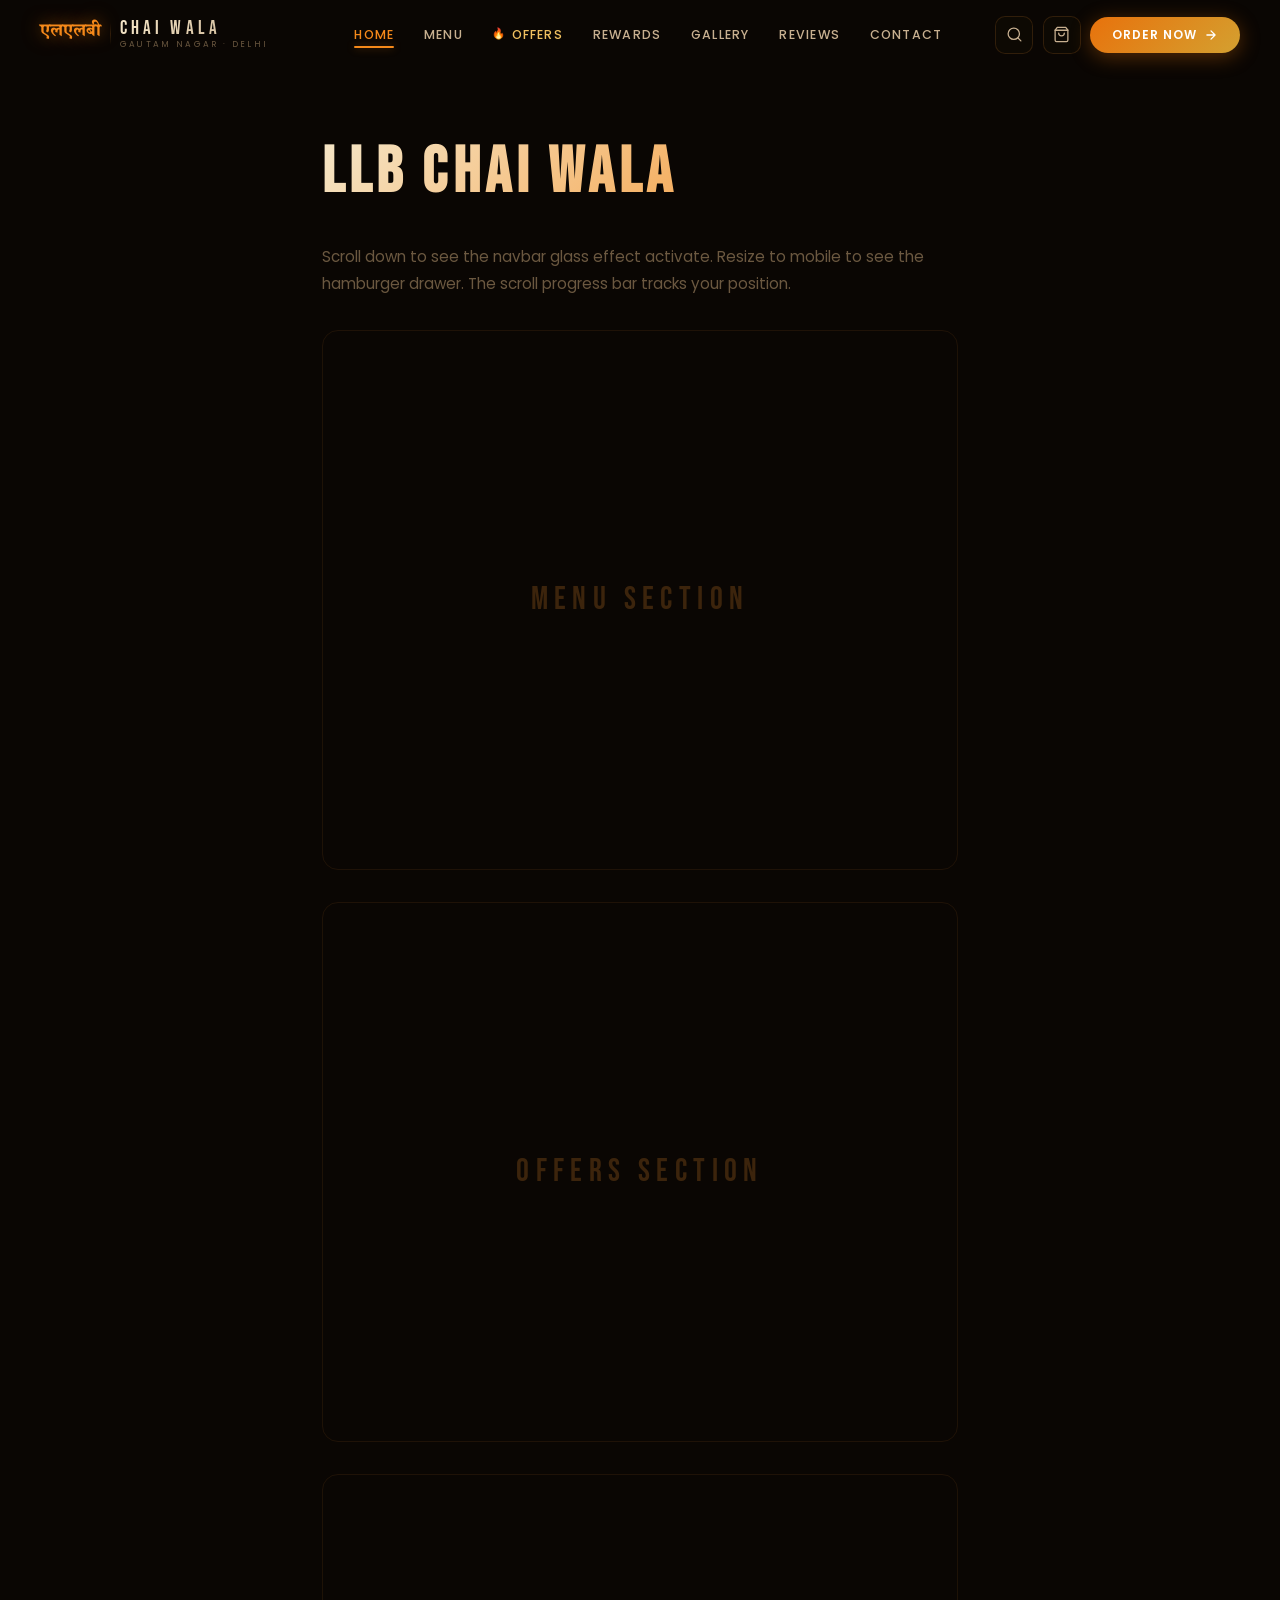
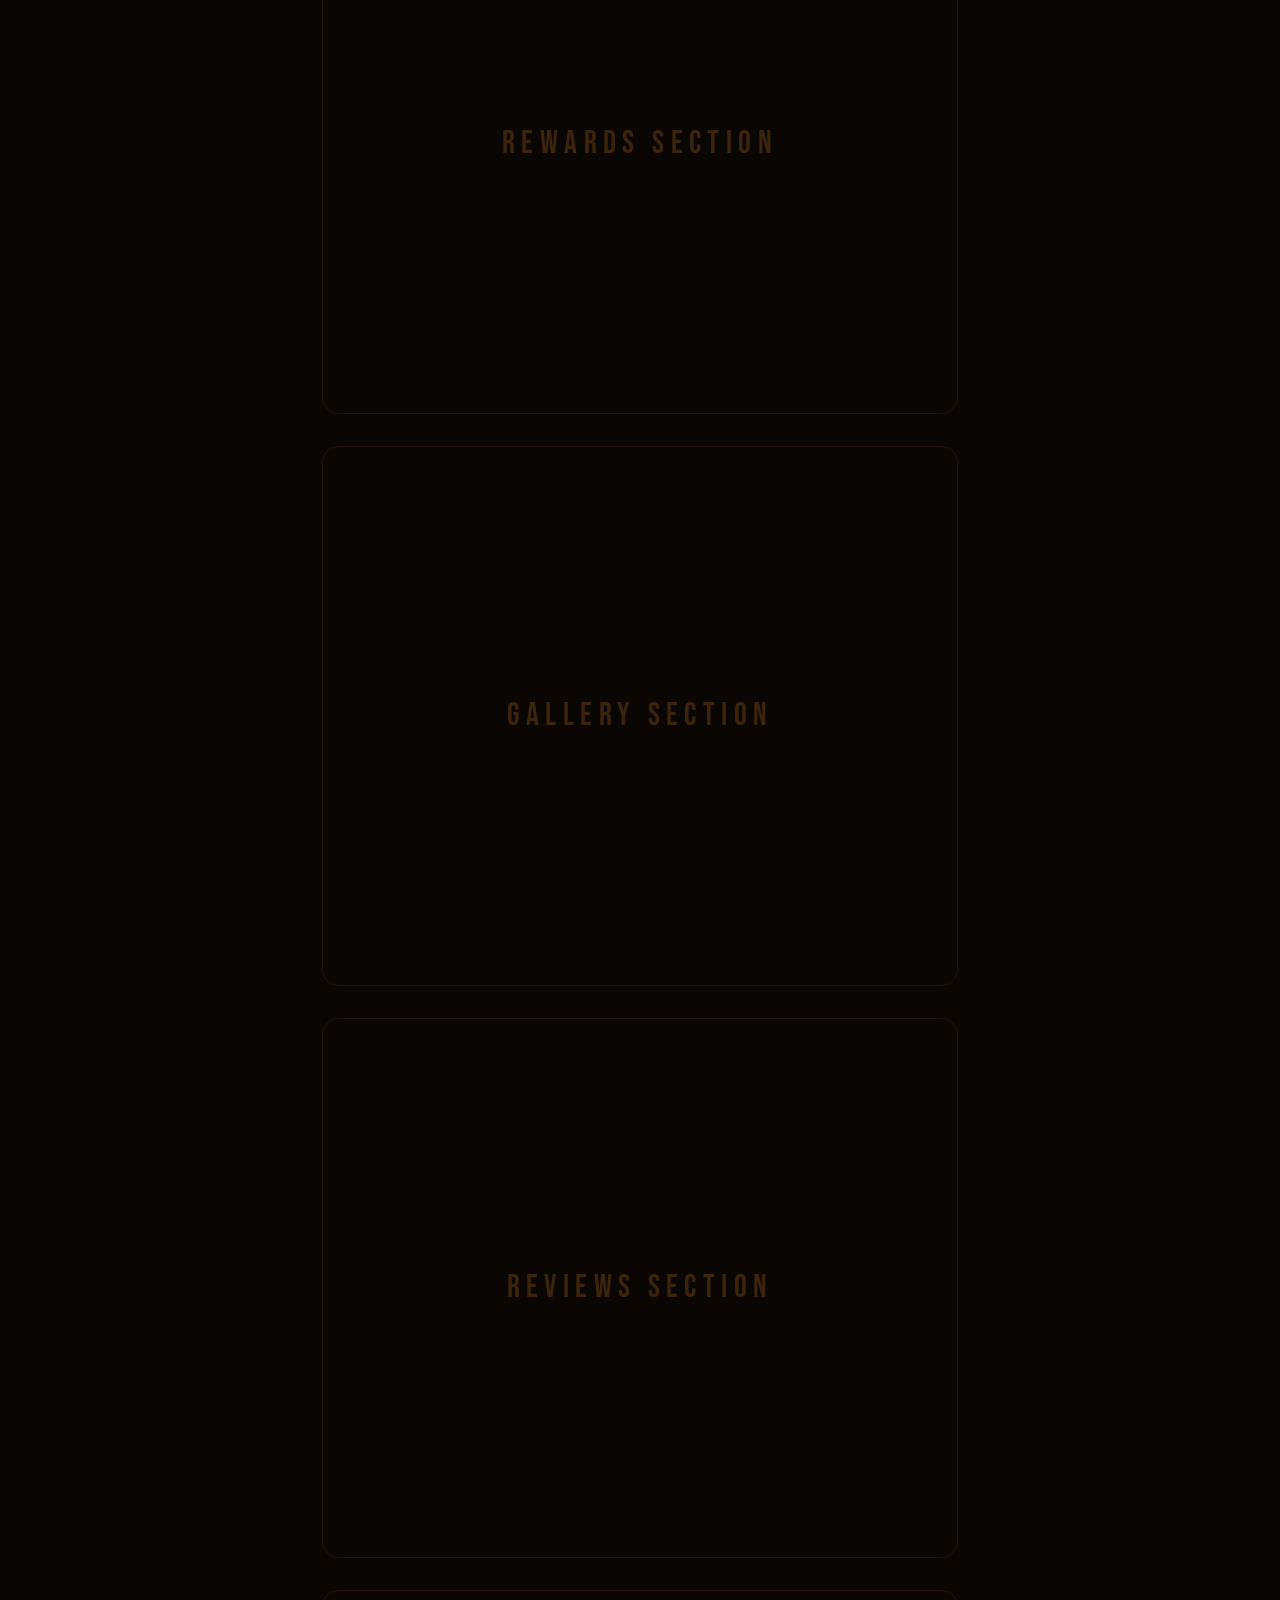
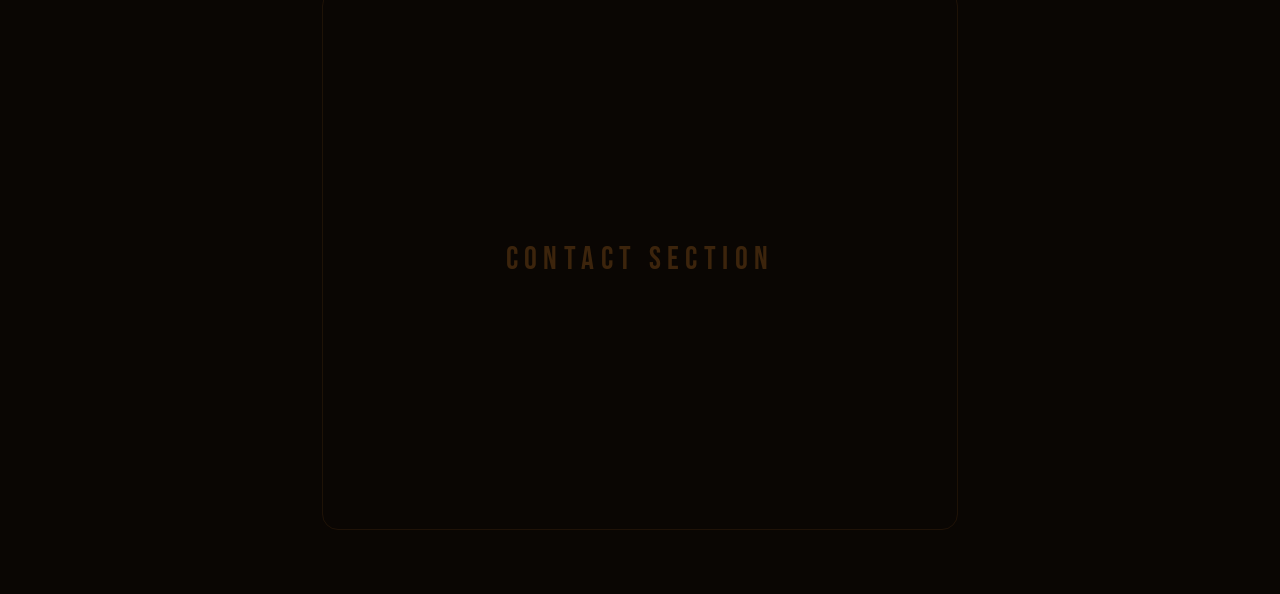
<file: navbar-preview.html>
<!DOCTYPE html>
<html lang="en">

<head>
    <meta charset="UTF-8" />
    <meta name="viewport" content="width=device-width, initial-scale=1.0" />
    <title>LLB Chai Wala — Navbar</title>
    <link rel="preconnect" href="https://fonts.googleapis.com" />
    <link rel="preconnect" href="https://fonts.gstatic.com" crossorigin />
    <link
        href="https://fonts.googleapis.com/css2?family=Playfair+Display:ital,wght@1,400&family=Bebas+Neue&family=Noto+Serif+Devanagari:wght@700&family=Poppins:wght@300;400;500;600&display=swap"
        rel="stylesheet" />
    <style>
        *,
        *::before,
        *::after {
            margin: 0;
            padding: 0;
            box-sizing: border-box
        }

        html {
            scroll-behavior: smooth;
            font-size: 16px
        }

        body {
            background: #0a0603;
            color: #f5e6c8;
            font-family: 'Poppins', sans-serif;
            -webkit-font-smoothing: antialiased;
            min-height: 200vh;
            /* scroll demo */
        }

        :root {
            --orange: #e8720c;
            --orange-glow: #f5891a;
            --gold: #d4a030;
            --gold-light: #f0c060;
            --cream: #f5e6c8;
            --cream-dim: #c8b090;
            --muted: #6b5840;
            --bg: #0a0603;
            --border: rgba(212, 128, 40, .18);
            --nav-h: 70px;
            --grad: linear-gradient(135deg, #e8720c 0%, #d4a030 100%);
            --ease: cubic-bezier(.16, 1, .3, 1);
        }

        /* =============================================
   NAVBAR
============================================= */
        #navbar {
            position: fixed;
            top: 0;
            left: 0;
            right: 0;
            height: var(--nav-h);
            z-index: 999;
            transition:
                background .45s ease,
                box-shadow .45s ease,
                border-color .45s ease,
                height .35s var(--ease);
        }

        /* Transparent at top */
        #navbar.at-top {
            background: transparent;
            border-bottom: 1px solid transparent;
            box-shadow: none;
        }

        /* Glassy when scrolled */
        #navbar.scrolled {
            background: rgba(8, 5, 2, .82);
            backdrop-filter: blur(22px);
            -webkit-backdrop-filter: blur(22px);
            border-bottom: 1px solid var(--border);
            box-shadow:
                0 1px 0 rgba(212, 128, 40, .08),
                0 8px 40px rgba(0, 0, 0, .55);
            height: 62px;
        }

        /* Inner container */
        .nav-inner {
            max-width: 1300px;
            margin: 0 auto;
            height: 100%;
            padding: 0 clamp(1rem, 4vw, 2.5rem);
            display: flex;
            align-items: center;
            gap: 1.5rem;
        }

        /* ── LOGO ── */
        .nav-logo {
            display: flex;
            align-items: center;
            gap: .55rem;
            text-decoration: none;
            flex-shrink: 0;
            position: relative;
        }

        /* Animated underline glow on logo */
        .nav-logo::after {
            content: '';
            position: absolute;
            bottom: -4px;
            left: 0;
            right: 0;
            height: 1px;
            background: var(--grad);
            transform: scaleX(0);
            transform-origin: left;
            transition: transform .4s var(--ease);
            border-radius: 1px;
        }

        .nav-logo:hover::after {
            transform: scaleX(1);
        }

        .logo-hindi {
            font-family: 'Noto Serif Devanagari', serif;
            font-size: 1.15rem;
            font-weight: 700;
            color: var(--orange-glow);
            text-shadow: 0 0 18px rgba(245, 137, 26, .55);
            transition: text-shadow .3s;
            line-height: 1;
        }

        .nav-logo:hover .logo-hindi {
            text-shadow: 0 0 28px rgba(245, 137, 26, .85);
        }

        .logo-sep {
            width: 1px;
            height: 22px;
            background: linear-gradient(to bottom, transparent, var(--border), transparent);
            flex-shrink: 0;
        }

        .logo-text-wrap {
            display: flex;
            flex-direction: column;
            gap: 0;
            line-height: 1;
        }

        .logo-main {
            font-family: 'Bebas Neue', sans-serif;
            font-size: 1.18rem;
            letter-spacing: .22em;
            background: linear-gradient(135deg, var(--cream) 0%, var(--cream-dim) 100%);
            -webkit-background-clip: text;
            -webkit-text-fill-color: transparent;
            background-clip: text;
        }

        .logo-sub {
            font-family: 'Poppins', sans-serif;
            font-size: .52rem;
            letter-spacing: .28em;
            text-transform: uppercase;
            color: var(--muted);
            font-weight: 400;
            margin-top: .08rem;
        }

        /* ── DESKTOP LINKS ── */
        .nav-links {
            display: flex;
            align-items: center;
            gap: .25rem;
            margin-left: auto;
            list-style: none;
        }

        .nav-link {
            position: relative;
            display: inline-flex;
            align-items: center;
            padding: .5rem .8rem;
            font-size: .78rem;
            font-weight: 500;
            letter-spacing: .1em;
            text-transform: uppercase;
            color: var(--cream-dim);
            text-decoration: none;
            border-radius: 8px;
            transition: color .25s, background .25s;
            white-space: nowrap;
        }

        /* Sliding underline */
        .nav-link::after {
            content: '';
            position: absolute;
            bottom: 4px;
            left: 50%;
            right: 50%;
            height: 1.5px;
            background: var(--grad);
            transition: left .35s var(--ease), right .35s var(--ease);
            border-radius: 1px;
        }

        .nav-link:hover {
            color: var(--cream);
            background: rgba(232, 114, 12, .06);
        }

        .nav-link:hover::after {
            left: .8rem;
            right: .8rem;
        }

        .nav-link.active {
            color: var(--orange-glow);
        }

        .nav-link.active::after {
            left: .8rem;
            right: .8rem;
            background: var(--orange-glow);
            box-shadow: 0 0 8px rgba(245, 137, 26, .4);
        }

        /* Special "Offers" link — glowing badge style */
        .nav-link.nav-hot {
            color: var(--gold-light);
        }

        .nav-link.nav-hot::before {
            content: '🔥';
            font-size: .65rem;
            margin-right: .3rem;
            position: relative;
            top: -.5px;
        }

        .nav-link.nav-hot:hover {
            color: #fff;
            background: rgba(212, 160, 48, .1);
        }

        /* ── ACTIONS (right side) ── */
        .nav-actions {
            display: flex;
            align-items: center;
            gap: .6rem;
            margin-left: 1rem;
            flex-shrink: 0;
        }

        /* Icon button (cart / search) */
        .nav-icon-btn {
            width: 38px;
            height: 38px;
            border-radius: 10px;
            border: 1px solid var(--border);
            background: rgba(17, 12, 5, .5);
            color: var(--cream-dim);
            display: flex;
            align-items: center;
            justify-content: center;
            cursor: pointer;
            transition: color .25s, border-color .25s, background .25s, transform .2s;
            position: relative;
        }

        .nav-icon-btn:hover {
            color: var(--orange-glow);
            border-color: rgba(232, 114, 12, .4);
            background: rgba(232, 114, 12, .08);
            transform: translateY(-1px);
        }

        /* Cart badge */
        .cart-badge {
            position: absolute;
            top: -5px;
            right: -5px;
            width: 17px;
            height: 17px;
            background: var(--orange);
            color: #fff;
            font-size: .6rem;
            font-weight: 700;
            border-radius: 50%;
            display: flex;
            align-items: center;
            justify-content: center;
            opacity: 0;
            transform: scale(0);
            transition: opacity .3s var(--ease), transform .3s var(--ease);
        }

        .cart-badge.visible {
            opacity: 1;
            transform: scale(1);
        }

        /* CTA Button */
        .nav-cta {
            display: inline-flex;
            align-items: center;
            gap: 7px;
            padding: 9px 22px;
            background: var(--grad);
            color: #fff;
            font-family: 'Poppins', sans-serif;
            font-size: .75rem;
            font-weight: 600;
            letter-spacing: .08em;
            text-transform: uppercase;
            border-radius: 50px;
            text-decoration: none;
            position: relative;
            overflow: hidden;
            box-shadow: 0 4px 20px rgba(232, 114, 12, .35);
            transition: box-shadow .3s, transform .2s;
            white-space: nowrap;
        }

        .nav-cta::before {
            content: '';
            position: absolute;
            top: 0;
            left: -100%;
            width: 55%;
            height: 100%;
            background: linear-gradient(90deg, transparent, rgba(255, 255, 255, .2), transparent);
            transition: left .5s;
        }

        .nav-cta:hover {
            box-shadow: 0 6px 28px rgba(232, 114, 12, .6);
            transform: translateY(-2px);
        }

        .nav-cta:hover::before {
            left: 160%;
        }

        /* ── HAMBURGER ── */
        .hamburger {
            display: none;
            flex-direction: column;
            justify-content: center;
            gap: 5px;
            width: 40px;
            height: 40px;
            border-radius: 10px;
            border: 1px solid var(--border);
            background: rgba(17, 12, 5, .5);
            cursor: pointer;
            padding: 0 10px;
            margin-left: auto;
            transition: background .25s, border-color .25s;
            flex-shrink: 0;
        }

        .hamburger:hover {
            background: rgba(232, 114, 12, .08);
            border-color: rgba(232, 114, 12, .3);
        }

        .hamburger span {
            display: block;
            width: 100%;
            height: 1.5px;
            background: var(--cream-dim);
            border-radius: 2px;
            transform-origin: center;
            transition: transform .38s var(--ease), opacity .25s, background .25s;
        }

        .hamburger.open span:nth-child(1) {
            transform: translateY(6.5px) rotate(45deg);
            background: var(--orange-glow);
        }

        .hamburger.open span:nth-child(2) {
            opacity: 0;
            transform: scaleX(0);
        }

        .hamburger.open span:nth-child(3) {
            transform: translateY(-6.5px) rotate(-45deg);
            background: var(--orange-glow);
        }

        /* ── MOBILE DRAWER ── */
        .mobile-drawer {
            position: fixed;
            top: 0;
            right: 0;
            width: min(320px, 90vw);
            height: 100dvh;
            background: rgba(8, 5, 2, .97);
            backdrop-filter: blur(30px);
            -webkit-backdrop-filter: blur(30px);
            border-left: 1px solid var(--border);
            z-index: 998;
            display: flex;
            flex-direction: column;
            padding: calc(var(--nav-h) + 1.5rem) 2rem 3rem;
            gap: 0;
            transform: translateX(110%);
            transition: transform .48s var(--ease);
            overflow-y: auto;
        }

        .mobile-drawer.open {
            transform: translateX(0);
        }

        /* Drawer backdrop */
        .drawer-backdrop {
            position: fixed;
            inset: 0;
            background: rgba(0, 0, 0, .6);
            backdrop-filter: blur(4px);
            z-index: 997;
            opacity: 0;
            pointer-events: none;
            transition: opacity .4s;
        }

        .drawer-backdrop.open {
            opacity: 1;
            pointer-events: all;
        }

        /* Drawer logo */
        .drawer-logo {
            display: flex;
            align-items: center;
            gap: .5rem;
            margin-bottom: 2rem;
            padding-bottom: 1.5rem;
            border-bottom: 1px solid var(--border);
        }

        /* Drawer links */
        .drawer-nav {
            display: flex;
            flex-direction: column;
            gap: .2rem;
            list-style: none;
            flex: 1;
        }

        .drawer-link {
            display: flex;
            align-items: center;
            justify-content: space-between;
            padding: 1rem .5rem;
            font-size: 1.25rem;
            font-family: 'Playfair Display', serif;
            font-style: italic;
            color: var(--cream-dim);
            text-decoration: none;
            border-bottom: 1px solid rgba(212, 128, 40, .08);
            transition: color .25s, padding-left .3s var(--ease);
            position: relative;
        }

        .drawer-link::before {
            content: '';
            position: absolute;
            left: 0;
            top: 50%;
            transform: translateY(-50%);
            width: 2px;
            height: 0;
            background: var(--orange-glow);
            border-radius: 1px;
            transition: height .3s var(--ease);
        }

        .drawer-link:hover {
            color: var(--orange-glow);
            padding-left: 1rem;
        }

        .drawer-link:hover::before {
            height: 60%;
        }

        .drawer-link svg {
            opacity: .3;
            transition: opacity .25s, transform .3s;
            flex-shrink: 0;
        }

        .drawer-link:hover svg {
            opacity: .8;
            transform: translateX(4px);
        }

        /* Drawer hot badge */
        .hot-tag {
            font-family: 'Poppins', sans-serif;
            font-style: normal;
            font-size: .6rem;
            letter-spacing: .15em;
            text-transform: uppercase;
            background: rgba(232, 114, 12, .15);
            color: var(--orange-glow);
            border: 1px solid rgba(232, 114, 12, .25);
            border-radius: 50px;
            padding: 2px 8px;
        }

        /* Drawer CTA */
        .drawer-cta {
            margin-top: 2rem;
            display: flex;
            flex-direction: column;
            gap: .8rem;
        }

        .drawer-cta a {
            display: flex;
            align-items: center;
            justify-content: center;
            gap: 8px;
            padding: 14px;
            border-radius: 12px;
            font-family: 'Poppins', sans-serif;
            font-size: .85rem;
            font-weight: 600;
            letter-spacing: .07em;
            text-transform: uppercase;
            text-decoration: none;
            transition: transform .2s, box-shadow .3s;
        }

        .drawer-cta a:first-child {
            background: var(--grad);
            color: #fff;
            box-shadow: 0 4px 20px rgba(232, 114, 12, .3);
        }

        .drawer-cta a:first-child:hover {
            transform: translateY(-2px);
            box-shadow: 0 8px 30px rgba(232, 114, 12, .5);
        }

        .drawer-cta a:last-child {
            border: 1px solid var(--border);
            color: var(--cream-dim);
        }

        .drawer-cta a:last-child:hover {
            border-color: var(--gold);
            color: var(--gold-light);
            transform: translateY(-2px);
        }

        /* Drawer footer */
        .drawer-footer {
            margin-top: 1.5rem;
            padding-top: 1.5rem;
            border-top: 1px solid var(--border);
            font-size: .68rem;
            letter-spacing: .1em;
            color: var(--muted);
            text-align: center;
        }

        /* ── SCROLL PROGRESS BAR ── */
        #scrollProgress {
            position: fixed;
            top: 0;
            left: 0;
            height: 2px;
            width: 0%;
            background: var(--grad);
            z-index: 1000;
            transition: width .1s linear;
            box-shadow: 0 0 8px rgba(232, 114, 12, .5);
        }

        /* ── Demo page filler ── */
        .demo-page {
            padding: calc(var(--nav-h) + 4rem) 2rem 4rem;
            max-width: 700px;
            margin: 0 auto;
            display: flex;
            flex-direction: column;
            gap: 2rem;
        }

        .demo-page h1 {
            font-family: 'Bebas Neue', sans-serif;
            font-size: 4rem;
            letter-spacing: .08em;
            background: linear-gradient(135deg, #f5e6c8, #f5891a);
            -webkit-background-clip: text;
            -webkit-text-fill-color: transparent;
            background-clip: text;
        }

        .demo-page p {
            color: #6b5840;
            line-height: 1.8;
            font-size: .95rem;
        }

        .demo-section {
            height: 60vh;
            display: flex;
            align-items: center;
            justify-content: center;
            border: 1px solid rgba(212, 128, 40, .1);
            border-radius: 16px;
            font-family: 'Bebas Neue', sans-serif;
            font-size: 2rem;
            letter-spacing: .2em;
            color: rgba(212, 128, 40, .25);
        }

        /* ── Responsive ── */
        @media(max-width:960px) {

            .nav-links,
            .nav-cta {
                display: none;
            }

            .nav-actions {
                margin-left: auto;
            }

            .hamburger {
                display: flex;
            }
        }

        @media(max-width:480px) {
            :root {
                --nav-h: 60px;
            }

            .logo-sub {
                display: none;
            }
        }
    </style>
</head>

<body>

    <!-- Scroll progress bar -->
    <div id="scrollProgress"></div>

    <!-- ═══════════════════════════════════
     NAVBAR
═══════════════════════════════════ -->
    <header id="navbar" class="at-top" role="banner">
        <nav class="nav-inner" aria-label="Main navigation">

            <!-- Logo -->
            <a href="#home" class="nav-logo" aria-label="LLB Chai Wala — Home">
                <span class="logo-hindi">एलएलबी</span>
                <span class="logo-sep" aria-hidden="true"></span>
                <span class="logo-text-wrap">
                    <span class="logo-main">Chai Wala</span>
                    <span class="logo-sub">Gautam Nagar · Delhi</span>
                </span>
            </a>

            <!-- Desktop nav links -->
            <ul class="nav-links" role="list">
                <li><a href="#home" class="nav-link active" data-section="home">Home</a></li>
                <li><a href="#menu" class="nav-link" data-section="menu">Menu</a></li>
                <li><a href="#offers" class="nav-link nav-hot" data-section="offers">Offers</a></li>
                <li><a href="#rewards" class="nav-link" data-section="rewards">Rewards</a></li>
                <li><a href="#gallery" class="nav-link" data-section="gallery">Gallery</a></li>
                <li><a href="#reviews" class="nav-link" data-section="reviews">Reviews</a></li>
                <li><a href="#contact" class="nav-link" data-section="contact">Contact</a></li>
            </ul>

            <!-- Action icons + CTA -->
            <div class="nav-actions">

                <!-- Search -->
                <button class="nav-icon-btn" aria-label="Search" id="searchBtn" title="Search menu">
                    <svg width="17" height="17" viewBox="0 0 24 24" fill="none" stroke="currentColor" stroke-width="1.8"
                        stroke-linecap="round" stroke-linejoin="round">
                        <circle cx="11" cy="11" r="8" />
                        <path d="m21 21-4.35-4.35" />
                    </svg>
                </button>

                <!-- Cart -->
                <button class="nav-icon-btn" aria-label="Cart" id="cartBtn" title="View cart">
                    <svg width="17" height="17" viewBox="0 0 24 24" fill="none" stroke="currentColor" stroke-width="1.8"
                        stroke-linecap="round" stroke-linejoin="round">
                        <path d="M6 2 3 6v14a2 2 0 0 0 2 2h14a2 2 0 0 0 2-2V6l-3-4z" />
                        <line x1="3" y1="6" x2="21" y2="6" />
                        <path d="M16 10a4 4 0 0 1-8 0" />
                    </svg>
                    <span class="cart-badge" id="cartBadge" aria-live="polite">0</span>
                </button>

                <!-- Order CTA -->
                <a href="#menu" class="nav-cta" aria-label="Order Now">
                    Order Now
                    <svg width="14" height="14" viewBox="0 0 24 24" fill="none" stroke="currentColor" stroke-width="2.2"
                        stroke-linecap="round" stroke-linejoin="round">
                        <path d="M5 12h14M12 5l7 7-7 7" />
                    </svg>
                </a>
            </div>

            <!-- Hamburger (mobile) -->
            <button class="hamburger" id="hamburger" aria-label="Open navigation menu" aria-expanded="false"
                aria-controls="mobileDrawer">
                <span></span><span></span><span></span>
            </button>

        </nav>
    </header>

    <!-- ═══════════════════════════════════
     MOBILE DRAWER
═══════════════════════════════════ -->
    <div class="drawer-backdrop" id="drawerBackdrop" aria-hidden="true"></div>

    <nav class="mobile-drawer" id="mobileDrawer" aria-label="Mobile navigation" aria-hidden="true" role="dialog">

        <!-- Drawer logo -->
        <div class="drawer-logo">
            <span class="logo-hindi"
                style="font-family:'Noto Serif Devanagari',serif;font-size:1.1rem;color:#f5891a;text-shadow:0 0 15px rgba(245,137,26,.5);">एलएलबी</span>
            <span style="width:1px;height:18px;background:rgba(212,128,40,.25);"></span>
            <span style="font-family:'Bebas Neue',sans-serif;font-size:1rem;letter-spacing:.2em;color:#c8b090;">CHAI
                WALA</span>
        </div>

        <!-- Drawer nav links -->
        <ul class="drawer-nav" role="list">
            <li>
                <a href="#home" class="drawer-link" data-drawer-link>
                    Home
                    <svg width="14" height="14" viewBox="0 0 24 24" fill="none" stroke="currentColor" stroke-width="2"
                        stroke-linecap="round" stroke-linejoin="round">
                        <path d="M5 12h14M12 5l7 7-7 7" />
                    </svg>
                </a>
            </li>
            <li>
                <a href="#menu" class="drawer-link" data-drawer-link>
                    Menu
                    <svg width="14" height="14" viewBox="0 0 24 24" fill="none" stroke="currentColor" stroke-width="2"
                        stroke-linecap="round" stroke-linejoin="round">
                        <path d="M5 12h14M12 5l7 7-7 7" />
                    </svg>
                </a>
            </li>
            <li>
                <a href="#offers" class="drawer-link" data-drawer-link style="color:#f0c060;">
                    Offers <span class="hot-tag">Hot 🔥</span>
                    <svg width="14" height="14" viewBox="0 0 24 24" fill="none" stroke="currentColor" stroke-width="2"
                        stroke-linecap="round" stroke-linejoin="round">
                        <path d="M5 12h14M12 5l7 7-7 7" />
                    </svg>
                </a>
            </li>
            <li>
                <a href="#rewards" class="drawer-link" data-drawer-link>
                    Rewards
                    <svg width="14" height="14" viewBox="0 0 24 24" fill="none" stroke="currentColor" stroke-width="2"
                        stroke-linecap="round" stroke-linejoin="round">
                        <path d="M5 12h14M12 5l7 7-7 7" />
                    </svg>
                </a>
            </li>
            <li>
                <a href="#gallery" class="drawer-link" data-drawer-link>
                    Gallery
                    <svg width="14" height="14" viewBox="0 0 24 24" fill="none" stroke="currentColor" stroke-width="2"
                        stroke-linecap="round" stroke-linejoin="round">
                        <path d="M5 12h14M12 5l7 7-7 7" />
                    </svg>
                </a>
            </li>
            <li>
                <a href="#reviews" class="drawer-link" data-drawer-link>
                    Reviews
                    <svg width="14" height="14" viewBox="0 0 24 24" fill="none" stroke="currentColor" stroke-width="2"
                        stroke-linecap="round" stroke-linejoin="round">
                        <path d="M5 12h14M12 5l7 7-7 7" />
                    </svg>
                </a>
            </li>
            <li>
                <a href="#contact" class="drawer-link" data-drawer-link>
                    Contact
                    <svg width="14" height="14" viewBox="0 0 24 24" fill="none" stroke="currentColor" stroke-width="2"
                        stroke-linecap="round" stroke-linejoin="round">
                        <path d="M5 12h14M12 5l7 7-7 7" />
                    </svg>
                </a>
            </li>
        </ul>

        <!-- Drawer CTAs -->
        <div class="drawer-cta">
            <a href="#menu">
                <svg width="16" height="16" viewBox="0 0 24 24" fill="none" stroke="currentColor" stroke-width="2"
                    stroke-linecap="round" stroke-linejoin="round">
                    <path d="M6 2 3 6v14a2 2 0 0 0 2 2h14a2 2 0 0 0 2-2V6l-3-4z" />
                    <line x1="3" y1="6" x2="21" y2="6" />
                </svg>
                Order Now
            </a>
            <a href="#contact">Visit Us</a>
        </div>

        <!-- Drawer footer -->
        <p class="drawer-footer">
            Gautam Nagar, New Delhi &nbsp;·&nbsp; Open daily 7am–11pm
        </p>

    </nav>

    <!-- ═══════════════════════════════════
     DEMO PAGE CONTENT
═══════════════════════════════════ -->
    <div class="demo-page" id="home">
        <h1>LLB Chai Wala</h1>
        <p>Scroll down to see the navbar glass effect activate. Resize to mobile to see the hamburger drawer. The scroll
            progress bar tracks your position.</p>
        <div class="demo-section" id="menu">MENU SECTION</div>
        <div class="demo-section" id="offers">OFFERS SECTION</div>
        <div class="demo-section" id="rewards">REWARDS SECTION</div>
        <div class="demo-section" id="gallery">GALLERY SECTION</div>
        <div class="demo-section" id="reviews">REVIEWS SECTION</div>
        <div class="demo-section" id="contact">CONTACT SECTION</div>
    </div>

    <script>
        'use strict';

        /* ── Scroll: navbar glass + progress bar ── */
        const navbar = document.getElementById('navbar');
        const progress = document.getElementById('scrollProgress');
        const navLinks = document.querySelectorAll('.nav-link[data-section]');
        const sections = [];

        /* Build section map */
        navLinks.forEach(link => {
            const id = link.dataset.section;
            const el = document.getElementById(id);
            if (el) sections.push({ id, el, link });
        });

        function onScroll() {
            const scrollY = window.scrollY;
            const docH = document.documentElement.scrollHeight - window.innerHeight;

            /* Scroll progress bar */
            progress.style.width = (docH > 0 ? (scrollY / docH) * 100 : 0) + '%';

            /* Navbar glass trigger */
            if (scrollY > 40) {
                navbar.classList.remove('at-top');
                navbar.classList.add('scrolled');
            } else {
                navbar.classList.remove('scrolled');
                navbar.classList.add('at-top');
            }

            /* Active link highlight */
            let current = '';
            sections.forEach(({ id, el }) => {
                const top = el.getBoundingClientRect().top;
                if (top <= 100) current = id;
            });
            navLinks.forEach(link => {
                link.classList.toggle('active', link.dataset.section === current);
            });
        }

        window.addEventListener('scroll', onScroll, { passive: true });
        onScroll();

        /* ── Smooth scroll (offset for navbar) ── */
        document.querySelectorAll('a[href^="#"]').forEach(a => {
            a.addEventListener('click', e => {
                const target = document.querySelector(a.getAttribute('href'));
                if (!target) return;
                e.preventDefault();
                const navH = parseInt(getComputedStyle(document.documentElement)
                    .getPropertyValue('--nav-h'), 10) || 70;
                window.scrollTo({
                    top: target.getBoundingClientRect().top + window.scrollY - navH,
                    behavior: 'smooth'
                });
            });
        });

        /* ── Mobile drawer ── */
        const hamburger = document.getElementById('hamburger');
        const drawer = document.getElementById('mobileDrawer');
        const backdrop = document.getElementById('drawerBackdrop');
        let drawerOpen = false;

        function openDrawer() {
            drawerOpen = true;
            hamburger.classList.add('open');
            hamburger.setAttribute('aria-expanded', 'true');
            drawer.classList.add('open');
            drawer.setAttribute('aria-hidden', 'false');
            backdrop.classList.add('open');
            document.body.style.overflow = 'hidden';
        }

        function closeDrawer() {
            drawerOpen = false;
            hamburger.classList.remove('open');
            hamburger.setAttribute('aria-expanded', 'false');
            drawer.classList.remove('open');
            drawer.setAttribute('aria-hidden', 'true');
            backdrop.classList.remove('open');
            document.body.style.overflow = '';
        }

        hamburger.addEventListener('click', () => drawerOpen ? closeDrawer() : openDrawer());
        backdrop.addEventListener('click', closeDrawer);
        document.querySelectorAll('[data-drawer-link]').forEach(l =>
            l.addEventListener('click', closeDrawer)
        );
        document.addEventListener('keydown', e => {
            if (e.key === 'Escape' && drawerOpen) closeDrawer();
        });

        /* ── Cart badge demo ── */
        let cartCount = 0;
        const badge = document.getElementById('cartBadge');
        document.getElementById('cartBtn').addEventListener('click', () => {
            cartCount = cartCount < 9 ? cartCount + 1 : 0;
            badge.textContent = cartCount;
            badge.classList.toggle('visible', cartCount > 0);
        });
    </script>
</body>

</html>
</file>
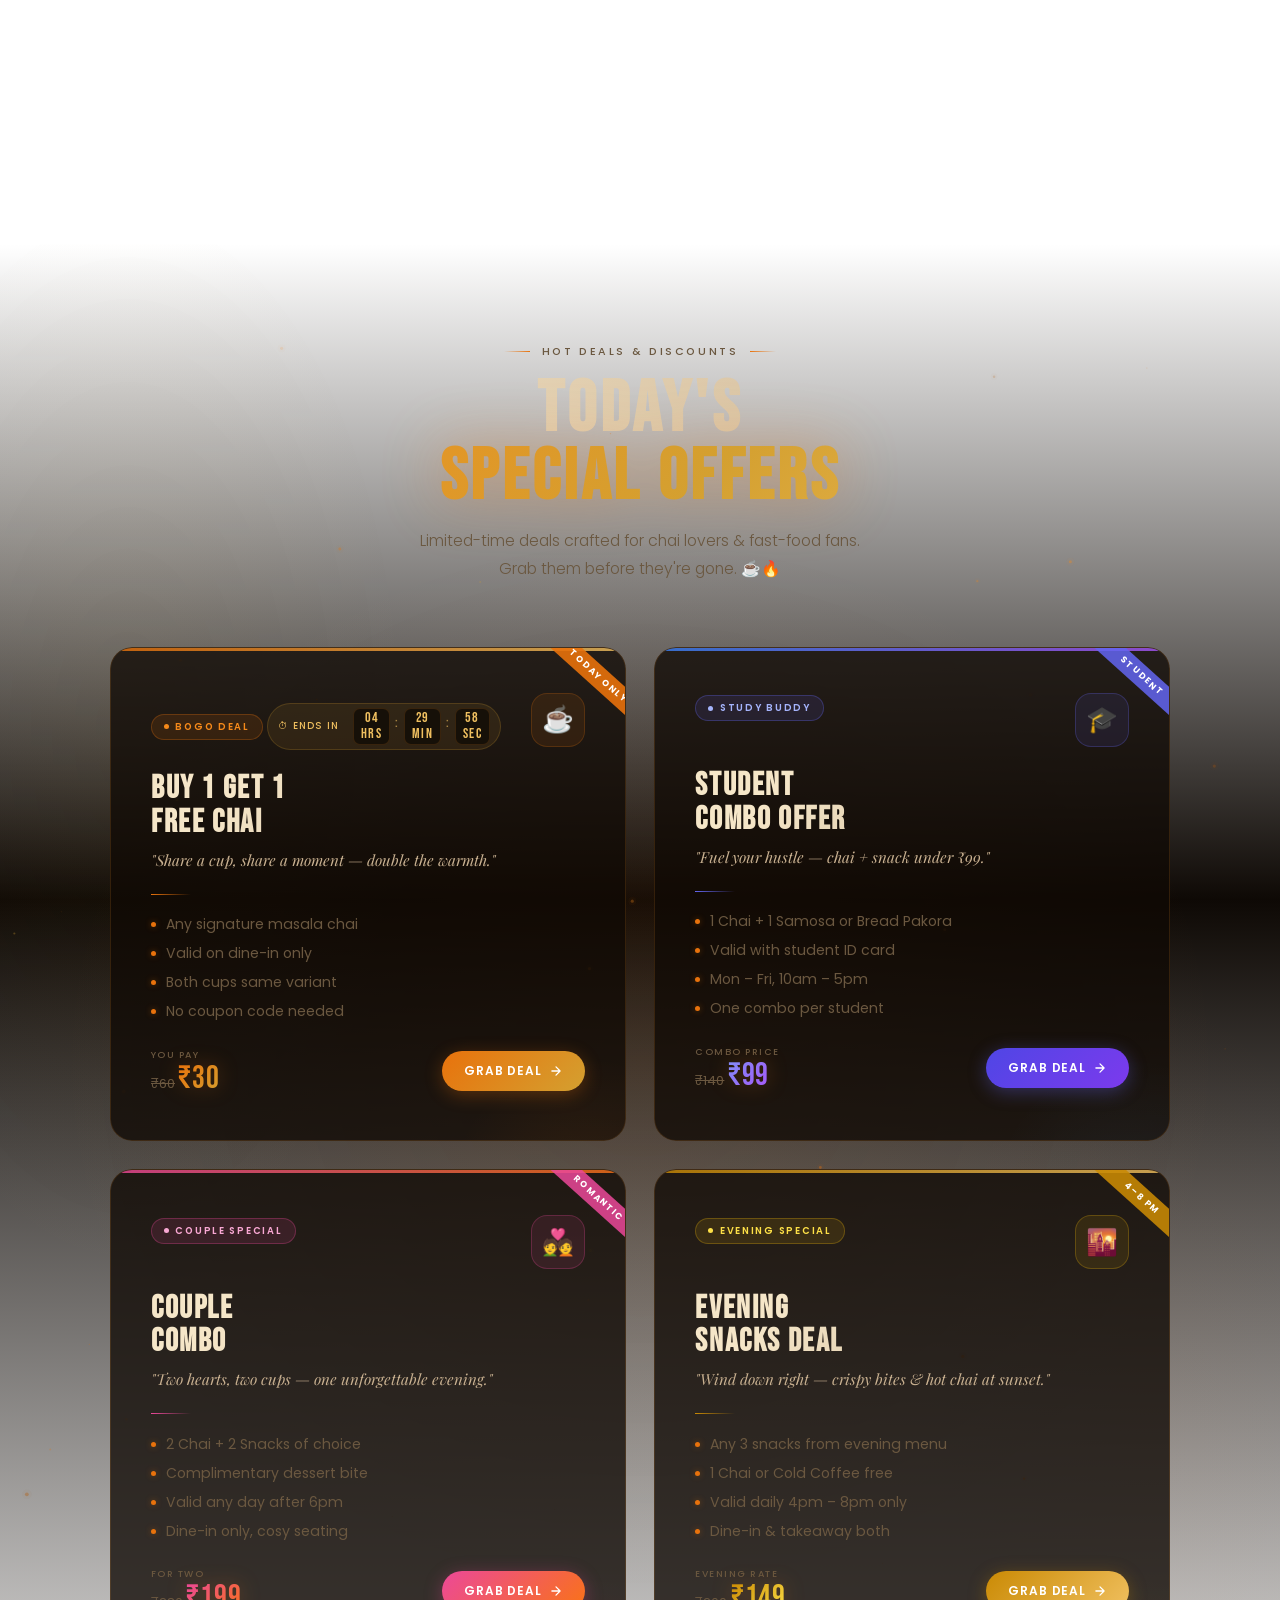
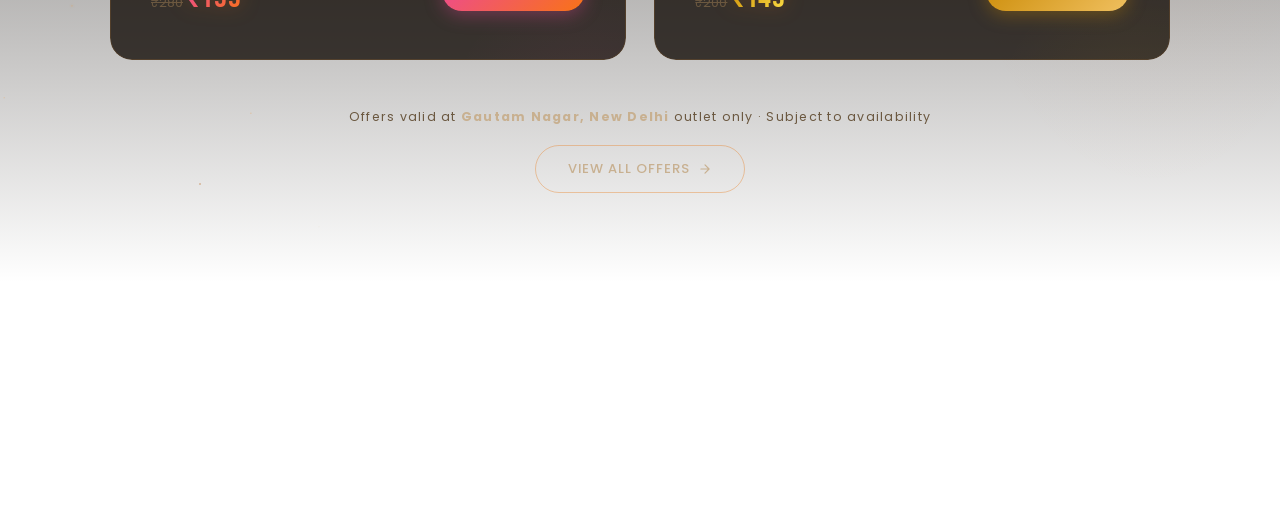
<file: offers-preview.html>
<!DOCTYPE html>
<html lang="en">

<head>
    <meta charset="UTF-8" />
    <meta name="viewport" content="width=device-width, initial-scale=1.0" />
    <title>LLB Chai Wala — Offers</title>
    <link rel="preconnect" href="https://fonts.googleapis.com" />
    <link rel="preconnect" href="https://fonts.gstatic.com" crossorigin />
    <link
        href="https://fonts.googleapis.com/css2?family=Playfair+Display:ital,wght@0,700;1,400;1,700&family=Bebas+Neue&family=Noto+Serif+Devanagari:wght@700&family=Poppins:wght@300;400;500;600;700&display=swap"
        rel="stylesheet" />
    <style>
        *,
        *::before,
        *::after {
            margin: 0;
            padding: 0;
            box-sizing: border-box
        }

        html {
            font-size: 16px;
            scroll-behavior: smooth
        }

        body {
            background: #09060300;
            color: #f5e6c8;
            font-family: 'Poppins', sans-serif;
            -webkit-font-smoothing: antialiased;
            min-height: 100vh;
            display: flex;
            flex-direction: column;
            align-items: center;
            justify-content: center;
            padding: 4rem 0;
        }

        :root {
            --orange: #e8720c;
            --orange-glow: #f5891a;
            --gold: #d4a030;
            --gold-light: #f0c060;
            --cream: #f5e6c8;
            --cream-dim: #c8b090;
            --muted: #6b5840;
            --border: rgba(212, 128, 40, .18);
            --bg: #09060300;
            --bg2: #120d06;
            --grad: linear-gradient(135deg, #e8720c 0%, #d4a030 100%);
            --ease: cubic-bezier(.16, 1, .3, 1);
        }

        /* =============================================
   OFFERS SECTION
============================================= */
        #offers {
            position: relative;
            width: 100%;
            padding: clamp(5rem, 10vh, 8rem) clamp(1rem, 4vw, 2rem);
            overflow: hidden;
            background: linear-gradient(180deg, #09060300 0%, #0e0905 40%, #09060300 100%);
        }

        /* BG glow orbs */
        #offers::before {
            content: '';
            position: absolute;
            inset: 0;
            background:
                radial-gradient(ellipse 70% 50% at 50% 50%, rgba(232, 114, 12, .08) 0%, transparent 65%),
                radial-gradient(ellipse 40% 60% at 10% 30%, rgba(212, 160, 48, .05) 0%, transparent 55%),
                radial-gradient(ellipse 35% 50% at 90% 70%, rgba(180, 80, 10, .04) 0%, transparent 50%);
            pointer-events: none;
        }

        /* Canvas */
        #offersCanvas {
            position: absolute;
            inset: 0;
            width: 100%;
            height: 100%;
            pointer-events: none;
            z-index: 1;
        }

        /* ── Section Header ── */
        .offers-header {
            position: relative;
            z-index: 2;
            text-align: center;
            margin-bottom: clamp(3rem, 5vw, 4.5rem);
        }

        .offers-eyebrow {
            display: inline-flex;
            align-items: center;
            gap: .7rem;
            font-size: .68rem;
            letter-spacing: .24em;
            text-transform: uppercase;
            color: var(--muted);
            font-weight: 500;
            margin-bottom: 1rem;
            opacity: 0;
            transform: translateY(14px);
            transition: opacity .7s var(--ease), transform .7s var(--ease);
        }

        .offers-eyebrow.in {
            opacity: 1;
            transform: translateY(0);
        }

        .offers-eyebrow::before,
        .offers-eyebrow::after {
            content: '';
            display: block;
            width: 26px;
            height: 1px;
            background: linear-gradient(to right, transparent, var(--orange));
        }

        .offers-eyebrow::after {
            background: linear-gradient(to left, transparent, var(--orange));
        }

        .offers-title {
            font-family: 'Bebas Neue', sans-serif;
            font-size: clamp(2.4rem, 7vw, 4.5rem);
            letter-spacing: .05em;
            line-height: .95;
            margin-bottom: .9rem;
            opacity: 0;
            transform: translateY(22px);
            transition: opacity .85s var(--ease) .08s, transform .85s var(--ease) .08s;
        }

        .offers-title.in {
            opacity: 1;
            transform: translateY(0);
        }

        .offers-title .t-plain {
            display: block;
            background: linear-gradient(135deg, var(--cream) 0%, var(--cream-dim) 100%);
            -webkit-background-clip: text;
            -webkit-text-fill-color: transparent;
            background-clip: text;
        }

        .offers-title .t-glow {
            display: block;
            background: linear-gradient(135deg, var(--orange-glow) 0%, var(--gold) 55%, var(--gold-light) 100%);
            -webkit-background-clip: text;
            -webkit-text-fill-color: transparent;
            background-clip: text;
            filter: drop-shadow(0 0 30px rgba(232, 114, 12, .4));
        }

        .offers-desc {
            font-size: clamp(.85rem, 1.8vw, .98rem);
            color: var(--muted);
            font-weight: 300;
            line-height: 1.8;
            max-width: 520px;
            margin: 0 auto;
            opacity: 0;
            transform: translateY(14px);
            transition: opacity .7s var(--ease) .18s, transform .7s var(--ease) .18s;
        }

        .offers-desc.in {
            opacity: 1;
            transform: translateY(0);
        }

        /* ── Cards Grid ── */
        .offers-grid {
            position: relative;
            z-index: 2;
            display: grid;
            grid-template-columns: repeat(2, 1fr);
            gap: clamp(1.2rem, 2.5vw, 1.8rem);
            max-width: 1060px;
            margin: 0 auto;
        }

        /* ── Offer Card ── */
        .offer-card {
            position: relative;
            border-radius: 22px;
            overflow: hidden;
            cursor: pointer;
            opacity: 0;
            transform: translateY(38px) scale(.96);
            transition:
                opacity .8s var(--ease),
                transform .8s var(--ease),
                box-shadow .4s ease;
        }

        .offer-card.in {
            opacity: 1;
            transform: translateY(0) scale(1);
        }

        .offer-card:nth-child(1) {
            transition-delay: .06s
        }

        .offer-card:nth-child(2) {
            transition-delay: .16s
        }

        .offer-card:nth-child(3) {
            transition-delay: .26s
        }

        .offer-card:nth-child(4) {
            transition-delay: .36s
        }

        /* Hover lift */
        .offer-card:hover {
            box-shadow: 0 22px 70px rgba(0, 0, 0, .6), 0 0 0 1px rgba(232, 114, 12, .2);
            transform: translateY(-8px) scale(1.02) !important;
        }

        /* Card inner (clipped to card border-radius) */
        .card-inner {
            position: relative;
            padding: clamp(2rem, 4vw, 2.8rem) clamp(1.8rem, 3.5vw, 2.5rem);
            height: 100%;
            background: rgba(16, 10, 4, .78);
            border: 1px solid var(--border);
            border-radius: 22px;
            transition: border-color .4s, background .4s;
            overflow: hidden;
        }

        .offer-card:hover .card-inner {
            border-color: rgba(232, 114, 12, .38);
            background: rgba(20, 13, 5, .85);
        }

        /* Radial glow inside card (unique per card) */
        .card-inner::before {
            content: '';
            position: absolute;
            bottom: -40%;
            right: -20%;
            width: 280px;
            height: 280px;
            border-radius: 50%;
            background: radial-gradient(circle, var(--glow-col, rgba(232, 114, 12, .12)) 0%, transparent 70%);
            transition: opacity .5s, transform .5s var(--ease);
            opacity: .6;
            pointer-events: none;
        }

        .offer-card:hover .card-inner::before {
            opacity: 1;
            transform: scale(1.25);
        }

        /* Top gradient stripe */
        .card-stripe {
            position: absolute;
            top: 0;
            left: 0;
            right: 0;
            height: 3px;
            border-radius: 22px 22px 0 0;
            background: var(--stripe, var(--grad));
            opacity: .8;
            transition: opacity .4s;
        }

        .offer-card:hover .card-stripe {
            opacity: 1;
        }

        /* Shine sweep on hover */
        .card-shine {
            position: absolute;
            inset: 0;
            background: linear-gradient(115deg,
                    transparent 30%, rgba(255, 255, 255, .04) 50%, transparent 70%);
            transform: translateX(-100%);
            transition: transform .65s ease;
            pointer-events: none;
            border-radius: 22px;
        }

        .offer-card:hover .card-shine {
            transform: translateX(100%);
        }

        /* ── Card content ── */
        .card-top {
            display: flex;
            align-items: flex-start;
            justify-content: space-between;
            gap: 1rem;
            margin-bottom: 1.4rem;
        }

        /* Badge / tag */
        .card-tag {
            display: inline-flex;
            align-items: center;
            gap: .4rem;
            padding: 5px 12px;
            font-size: .6rem;
            font-weight: 600;
            letter-spacing: .18em;
            text-transform: uppercase;
            border-radius: 50px;
            background: var(--tag-bg, rgba(232, 114, 12, .12));
            border: 1px solid var(--tag-border, rgba(232, 114, 12, .25));
            color: var(--tag-col, var(--orange-glow));
            white-space: nowrap;
            transition: background .3s, border-color .3s, box-shadow .3s;
        }

        .offer-card:hover .card-tag {
            background: var(--tag-hover-bg, rgba(232, 114, 12, .2));
            box-shadow: 0 0 12px rgba(232, 114, 12, .25);
        }

        .tag-dot {
            width: 5px;
            height: 5px;
            border-radius: 50%;
            background: currentColor;
            animation: tagBlink 2s ease-in-out infinite;
        }

        /* Offer icon */
        .card-icon-wrap {
            width: 54px;
            height: 54px;
            border-radius: 16px;
            flex-shrink: 0;
            background: rgba(232, 114, 12, .1);
            border: 1px solid rgba(232, 114, 12, .2);
            display: flex;
            align-items: center;
            justify-content: center;
            font-size: 1.6rem;
            transition: transform .45s var(--ease), background .3s, border-color .3s, box-shadow .4s;
        }

        .offer-card:hover .card-icon-wrap {
            transform: scale(1.12) rotate(-6deg);
            background: rgba(232, 114, 12, .18);
            border-color: rgba(232, 114, 12, .45);
            box-shadow: 0 0 22px rgba(232, 114, 12, .3);
        }

        /* Offer name */
        .card-name {
            font-family: 'Bebas Neue', sans-serif;
            font-size: clamp(1.5rem, 3.5vw, 2rem);
            letter-spacing: .05em;
            line-height: 1.05;
            margin-bottom: .5rem;
            background: linear-gradient(135deg, var(--cream) 20%, var(--cream-dim) 100%);
            -webkit-background-clip: text;
            -webkit-text-fill-color: transparent;
            background-clip: text;
            transition: filter .3s;
        }

        .offer-card:hover .card-name {
            filter: drop-shadow(0 0 10px rgba(245, 232, 200, .2));
        }

        /* Offer tagline */
        .card-tagline {
            font-family: 'Playfair Display', serif;
            font-style: italic;
            font-size: clamp(.82rem, 1.6vw, .95rem);
            color: var(--cream-dim);
            line-height: 1.6;
            margin-bottom: 1.4rem;
            font-weight: 400;
        }

        /* Divider */
        .card-div {
            width: 40px;
            height: 1px;
            background: linear-gradient(to right, var(--orange), transparent);
            margin-bottom: 1.2rem;
            transition: width .4s var(--ease);
        }

        .offer-card:hover .card-div {
            width: 70px;
        }

        /* Items list */
        .card-items {
            list-style: none;
            display: flex;
            flex-direction: column;
            gap: .5rem;
            margin-bottom: 1.6rem;
        }

        .card-items li {
            display: flex;
            align-items: center;
            gap: .6rem;
            font-size: clamp(.78rem, 1.4vw, .88rem);
            color: var(--muted);
            transition: color .25s;
        }

        .offer-card:hover .card-items li {
            color: var(--cream-dim);
        }

        .card-items li::before {
            content: '';
            display: block;
            flex-shrink: 0;
            width: 5px;
            height: 5px;
            border-radius: 50%;
            background: var(--orange);
            box-shadow: 0 0 6px rgba(232, 114, 12, .4);
        }

        /* Bottom row: price + CTA */
        .card-bottom {
            display: flex;
            align-items: center;
            justify-content: space-between;
            gap: 1rem;
            flex-wrap: wrap;
        }

        .card-price {
            display: flex;
            flex-direction: column;
            gap: .05rem;
        }

        .price-label {
            font-size: .58rem;
            letter-spacing: .16em;
            text-transform: uppercase;
            color: var(--muted);
            font-weight: 500;
        }

        .price-val {
            display: flex;
            align-items: baseline;
            gap: .2rem;
        }

        .price-orig {
            font-size: .82rem;
            color: var(--muted);
            text-decoration: line-through;
        }

        .price-now {
            font-family: 'Bebas Neue', sans-serif;
            font-size: clamp(1.5rem, 3vw, 2rem);
            background: var(--grad);
            -webkit-background-clip: text;
            -webkit-text-fill-color: transparent;
            background-clip: text;
            letter-spacing: .03em;
            line-height: 1;
            filter: drop-shadow(0 0 10px rgba(232, 114, 12, .3));
        }

        /* CTA button per card */
        .card-cta {
            display: inline-flex;
            align-items: center;
            gap: 7px;
            padding: 11px 22px;
            background: var(--grad);
            color: #fff;
            font-family: 'Poppins', sans-serif;
            font-size: .75rem;
            font-weight: 600;
            letter-spacing: .07em;
            text-transform: uppercase;
            border-radius: 50px;
            border: none;
            cursor: pointer;
            text-decoration: none;
            position: relative;
            overflow: hidden;
            box-shadow: 0 4px 18px rgba(232, 114, 12, .3);
            transition: box-shadow .3s, transform .2s;
            white-space: nowrap;
        }

        .card-cta::before {
            content: '';
            position: absolute;
            top: 0;
            left: -100%;
            width: 55%;
            height: 100%;
            background: linear-gradient(90deg, transparent, rgba(255, 255, 255, .22), transparent);
            transition: left .5s;
        }

        .card-cta:hover {
            box-shadow: 0 6px 26px rgba(232, 114, 12, .55);
            transform: translateY(-2px);
        }

        .card-cta:hover::before {
            left: 160%;
        }

        .card-cta svg {
            transition: transform .3s var(--ease);
        }

        .card-cta:hover svg {
            transform: translateX(4px);
        }

        /* Expiry ribbon */
        .card-expiry {
            position: absolute;
            top: 18px;
            right: -28px;
            width: 110px;
            background: var(--expiry-bg, rgba(232, 114, 12, .85));
            color: #fff;
            font-size: .55rem;
            font-weight: 700;
            letter-spacing: .14em;
            text-transform: uppercase;
            text-align: center;
            padding: 4px 0;
            transform: rotate(42deg);
            pointer-events: none;
        }

        /* ── Timer badge (limited offer) ── */
        .timer-badge {
            display: inline-flex;
            align-items: center;
            gap: .4rem;
            padding: 4px 10px;
            margin-top: .7rem;
            font-size: .6rem;
            letter-spacing: .1em;
            text-transform: uppercase;
            color: var(--gold-light);
            background: rgba(212, 160, 48, .1);
            border: 1px solid rgba(212, 160, 48, .2);
            border-radius: 50px;
            font-weight: 500;
        }

        .timer-badge span {
            font-family: 'Bebas Neue', sans-serif;
            font-size: .9rem;
            color: var(--gold-light);
        }

        /* ── Bottom CTA strip ── */
        .offers-footer {
            position: relative;
            z-index: 2;
            text-align: center;
            margin-top: clamp(3rem, 5vh, 4rem);
            opacity: 0;
            transform: translateY(18px);
            transition: opacity .7s var(--ease) .4s, transform .7s var(--ease) .4s;
        }

        .offers-footer.in {
            opacity: 1;
            transform: translateY(0);
        }

        .offers-footer p {
            font-size: .78rem;
            color: var(--muted);
            letter-spacing: .1em;
            margin-bottom: 1.2rem;
        }

        .offers-footer p strong {
            color: var(--cream-dim);
        }

        .btn-all-offers {
            display: inline-flex;
            align-items: center;
            gap: 8px;
            padding: 13px 32px;
            background: transparent;
            border: 1px solid rgba(232, 114, 12, .35);
            color: var(--cream-dim);
            font-family: 'Poppins', sans-serif;
            font-size: .82rem;
            font-weight: 500;
            letter-spacing: .08em;
            text-transform: uppercase;
            border-radius: 50px;
            cursor: pointer;
            text-decoration: none;
            transition: border-color .3s, color .3s, background .3s, box-shadow .3s;
        }

        .btn-all-offers:hover {
            border-color: var(--gold);
            color: var(--gold-light);
            background: rgba(212, 160, 48, .08);
            box-shadow: 0 0 25px rgba(212, 160, 48, .2);
        }

        /* ── Countdown timer ── */
        .countdown {
            display: flex;
            align-items: center;
            gap: .3rem;
            font-family: 'Bebas Neue', sans-serif;
        }

        .cdown-block {
            display: flex;
            flex-direction: column;
            align-items: center;
            background: rgba(17, 12, 5, .8);
            border: 1px solid var(--border);
            border-radius: 7px;
            padding: 2px 7px;
            min-width: 28px;
        }

        .cdown-num {
            font-size: 1rem;
            color: var(--orange-glow);
            line-height: 1;
        }

        .cdown-lbl {
            font-family: 'Poppins', sans-serif;
            font-size: .42rem;
            letter-spacing: .1em;
            color: var(--muted);
            text-transform: uppercase;
        }

        .cdown-sep {
            font-size: .9rem;
            color: var(--orange-glow);
            opacity: .6;
            margin-bottom: 8px;
        }

        /* ── Keyframes ── */
        @keyframes tagBlink {

            0%,
            100% {
                opacity: 1
            }

            50% {
                opacity: .3
            }
        }

        @keyframes shimmerSweep {
            0% {
                transform: translateX(-100%)
            }

            100% {
                transform: translateX(200%)
            }
        }

        /* ── Responsive ── */
        @media(max-width:780px) {
            .offers-grid {
                grid-template-columns: 1fr;
            }

            .offer-card:hover {
                transform: translateY(-5px) scale(1.01) !important;
            }
        }

        @media(max-width:480px) {
            .card-inner {
                padding: 1.6rem 1.3rem;
            }

            .card-expiry {
                display: none;
            }

            .card-bottom {
                flex-direction: column;
                align-items: flex-start;
                gap: .8rem;
            }
        }

        @media(prefers-reduced-motion:reduce) {
            * {
                animation-duration: .01ms !important;
                transition-duration: .01ms !important
            }
        }
    </style>
</head>

<body>

    <div style="height:20vh"></div>

    <!-- ═══════════════════════════════════
     OFFERS SECTION
═══════════════════════════════════ -->
    <section id="offers" aria-label="Special offers and deals">

        <canvas id="offersCanvas" aria-hidden="true"></canvas>

        <!-- Header -->
        <div class="offers-header">
            <p class="offers-eyebrow js-in">Hot Deals &amp; Discounts</p>
            <h2 class="offers-title js-in">
                <span class="t-plain">Today's</span>
                <span class="t-glow">Special Offers</span>
            </h2>
            <p class="offers-desc js-in">
                Limited-time deals crafted for chai lovers &amp; fast-food fans.<br />
                Grab them before they're gone. ☕🔥
            </p>
        </div>

        <!-- Cards -->
        <div class="offers-grid">

            <!-- 1. Buy 1 Get 1 Chai -->
            <div class="offer-card js-in" style="--glow-col:rgba(232,114,12,.14)">
                <div class="card-inner">
                    <div class="card-stripe" style="--stripe:linear-gradient(90deg,#e8720c,#f0c060)"></div>
                    <div class="card-shine"></div>
                    <div class="card-expiry" style="--expiry-bg:rgba(232,114,12,.9)">Today Only</div>

                    <div class="card-top">
                        <div>
                            <div class="card-tag"
                                style="--tag-bg:rgba(232,114,12,.12);--tag-border:rgba(232,114,12,.28);--tag-col:#f5891a;--tag-hover-bg:rgba(232,114,12,.22)">
                                <span class="tag-dot"></span>BOGO Deal
                            </div>
                            <div class="timer-badge" style="margin-top:.6rem">
                                ⏱ Ends in &nbsp;
                                <span class="countdown" id="cdTimer1">
                                    <span class="cdown-block"><span class="cdown-num cd-h">04</span><span
                                            class="cdown-lbl">Hrs</span></span>
                                    <span class="cdown-sep">:</span>
                                    <span class="cdown-block"><span class="cdown-num cd-m">30</span><span
                                            class="cdown-lbl">Min</span></span>
                                    <span class="cdown-sep">:</span>
                                    <span class="cdown-block"><span class="cdown-num cd-s">00</span><span
                                            class="cdown-lbl">Sec</span></span>
                                </span>
                            </div>
                        </div>
                        <div class="card-icon-wrap">☕</div>
                    </div>

                    <h3 class="card-name">Buy 1 Get 1<br />Free Chai</h3>
                    <p class="card-tagline">"Share a cup, share a moment — double the warmth."</p>
                    <div class="card-div"></div>

                    <ul class="card-items">
                        <li>Any signature masala chai</li>
                        <li>Valid on dine-in only</li>
                        <li>Both cups same variant</li>
                        <li>No coupon code needed</li>
                    </ul>

                    <div class="card-bottom">
                        <div class="card-price">
                            <span class="price-label">You Pay</span>
                            <div class="price-val">
                                <span class="price-orig">₹60</span>
                                <span class="price-now">₹30</span>
                            </div>
                        </div>
                        <a href="#menu" class="card-cta">
                            Grab Deal
                            <svg width="14" height="14" viewBox="0 0 24 24" fill="none" stroke="currentColor"
                                stroke-width="2.2" stroke-linecap="round" stroke-linejoin="round">
                                <path d="M5 12h14M12 5l7 7-7 7" />
                            </svg>
                        </a>
                    </div>
                </div>
            </div>

            <!-- 2. Student Combo -->
            <div class="offer-card js-in" style="--glow-col:rgba(100,180,255,.1)">
                <div class="card-inner">
                    <div class="card-stripe" style="--stripe:linear-gradient(90deg,#3b82f6,#a855f7)"></div>
                    <div class="card-shine"></div>
                    <div class="card-expiry" style="--expiry-bg:rgba(99,102,241,.85)">Student</div>

                    <div class="card-top">
                        <div>
                            <div class="card-tag"
                                style="--tag-bg:rgba(99,102,241,.12);--tag-border:rgba(99,102,241,.3);--tag-col:#a5b4fc;--tag-hover-bg:rgba(99,102,241,.2)">
                                <span class="tag-dot" style="color:#a5b4fc"></span>Study Buddy
                            </div>
                        </div>
                        <div class="card-icon-wrap"
                            style="background:rgba(99,102,241,.1);border-color:rgba(99,102,241,.25)">🎓</div>
                    </div>

                    <h3 class="card-name">Student<br />Combo Offer</h3>
                    <p class="card-tagline">"Fuel your hustle — chai + snack under ₹99."</p>
                    <div class="card-div" style="background:linear-gradient(to right,#6366f1,transparent)"></div>

                    <ul class="card-items">
                        <li>1 Chai + 1 Samosa or Bread Pakora</li>
                        <li>Valid with student ID card</li>
                        <li>Mon – Fri, 10am – 5pm</li>
                        <li>One combo per student</li>
                    </ul>

                    <div class="card-bottom">
                        <div class="card-price">
                            <span class="price-label">Combo Price</span>
                            <div class="price-val">
                                <span class="price-orig">₹140</span>
                                <span class="price-now"
                                    style="background:linear-gradient(135deg,#818cf8,#a855f7);-webkit-background-clip:text;-webkit-text-fill-color:transparent;background-clip:text;">₹99</span>
                            </div>
                        </div>
                        <a href="#menu" class="card-cta"
                            style="background:linear-gradient(135deg,#4f46e5,#7c3aed);box-shadow:0 4px 18px rgba(99,102,241,.35)">
                            Grab Deal
                            <svg width="14" height="14" viewBox="0 0 24 24" fill="none" stroke="currentColor"
                                stroke-width="2.2" stroke-linecap="round" stroke-linejoin="round">
                                <path d="M5 12h14M12 5l7 7-7 7" />
                            </svg>
                        </a>
                    </div>
                </div>
            </div>

            <!-- 3. Couple Combo -->
            <div class="offer-card js-in" style="--glow-col:rgba(236,72,153,.1)">
                <div class="card-inner">
                    <div class="card-stripe" style="--stripe:linear-gradient(90deg,#ec4899,#f97316)"></div>
                    <div class="card-shine"></div>
                    <div class="card-expiry" style="--expiry-bg:rgba(236,72,153,.85)">Romantic</div>

                    <div class="card-top">
                        <div>
                            <div class="card-tag"
                                style="--tag-bg:rgba(236,72,153,.12);--tag-border:rgba(236,72,153,.3);--tag-col:#f9a8d4;--tag-hover-bg:rgba(236,72,153,.22)">
                                <span class="tag-dot" style="color:#f9a8d4"></span>Couple Special
                            </div>
                        </div>
                        <div class="card-icon-wrap"
                            style="background:rgba(236,72,153,.1);border-color:rgba(236,72,153,.25)">💑</div>
                    </div>

                    <h3 class="card-name">Couple<br />Combo</h3>
                    <p class="card-tagline">"Two hearts, two cups — one unforgettable evening."</p>
                    <div class="card-div" style="background:linear-gradient(to right,#ec4899,transparent)"></div>

                    <ul class="card-items">
                        <li>2 Chai + 2 Snacks of choice</li>
                        <li>Complimentary dessert bite</li>
                        <li>Valid any day after 6pm</li>
                        <li>Dine-in only, cosy seating</li>
                    </ul>

                    <div class="card-bottom">
                        <div class="card-price">
                            <span class="price-label">For Two</span>
                            <div class="price-val">
                                <span class="price-orig">₹280</span>
                                <span class="price-now"
                                    style="background:linear-gradient(135deg,#ec4899,#f97316);-webkit-background-clip:text;-webkit-text-fill-color:transparent;background-clip:text;">₹199</span>
                            </div>
                        </div>
                        <a href="#menu" class="card-cta"
                            style="background:linear-gradient(135deg,#ec4899,#f97316);box-shadow:0 4px 18px rgba(236,72,153,.35)">
                            Grab Deal
                            <svg width="14" height="14" viewBox="0 0 24 24" fill="none" stroke="currentColor"
                                stroke-width="2.2" stroke-linecap="round" stroke-linejoin="round">
                                <path d="M5 12h14M12 5l7 7-7 7" />
                            </svg>
                        </a>
                    </div>
                </div>
            </div>

            <!-- 4. Evening Snacks Deal -->
            <div class="offer-card js-in" style="--glow-col:rgba(234,179,8,.1)">
                <div class="card-inner">
                    <div class="card-stripe" style="--stripe:linear-gradient(90deg,#ca8a04,#f0c060)"></div>
                    <div class="card-shine"></div>
                    <div class="card-expiry" style="--expiry-bg:rgba(202,138,4,.88)">4–8 PM</div>

                    <div class="card-top">
                        <div>
                            <div class="card-tag"
                                style="--tag-bg:rgba(234,179,8,.12);--tag-border:rgba(234,179,8,.28);--tag-col:#fde047;--tag-hover-bg:rgba(234,179,8,.2)">
                                <span class="tag-dot" style="color:#fde047"></span>Evening Special
                            </div>
                        </div>
                        <div class="card-icon-wrap"
                            style="background:rgba(234,179,8,.1);border-color:rgba(234,179,8,.25)">🌇</div>
                    </div>

                    <h3 class="card-name">Evening<br />Snacks Deal</h3>
                    <p class="card-tagline">"Wind down right — crispy bites &amp; hot chai at sunset."</p>
                    <div class="card-div" style="background:linear-gradient(to right,#ca8a04,transparent)"></div>

                    <ul class="card-items">
                        <li>Any 3 snacks from evening menu</li>
                        <li>1 Chai or Cold Coffee free</li>
                        <li>Valid daily 4pm – 8pm only</li>
                        <li>Dine-in &amp; takeaway both</li>
                    </ul>

                    <div class="card-bottom">
                        <div class="card-price">
                            <span class="price-label">Evening Rate</span>
                            <div class="price-val">
                                <span class="price-orig">₹200</span>
                                <span class="price-now"
                                    style="background:linear-gradient(135deg,#ca8a04,#fde047);-webkit-background-clip:text;-webkit-text-fill-color:transparent;background-clip:text;">₹149</span>
                            </div>
                        </div>
                        <a href="#menu" class="card-cta"
                            style="background:linear-gradient(135deg,#ca8a04,#f0c060);box-shadow:0 4px 18px rgba(202,138,4,.35)">
                            Grab Deal
                            <svg width="14" height="14" viewBox="0 0 24 24" fill="none" stroke="currentColor"
                                stroke-width="2.2" stroke-linecap="round" stroke-linejoin="round">
                                <path d="M5 12h14M12 5l7 7-7 7" />
                            </svg>
                        </a>
                    </div>
                </div>
            </div>

        </div><!-- /offers-grid -->

        <!-- Footer -->
        <div class="offers-footer js-in">
            <p>Offers valid at <strong>Gautam Nagar, New Delhi</strong> outlet only · Subject to availability</p>
            <a href="#menu" class="btn-all-offers">
                View All Offers
                <svg width="14" height="14" viewBox="0 0 24 24" fill="none" stroke="currentColor" stroke-width="2"
                    stroke-linecap="round" stroke-linejoin="round">
                    <path d="M5 12h14M12 5l7 7-7 7" />
                </svg>
            </a>
        </div>

    </section>

    <div style="height:20vh"></div>

    <script>
        'use strict';

        /* ── Particle canvas ── */
        (function () {
            const c = document.getElementById('offersCanvas');
            if (!c) return;
            const ctx = c.getContext('2d');
            const COLS = ['rgba(232,114,12,', 'rgba(212,160,48,', 'rgba(245,137,26,', 'rgba(180,90,10,'];
            let W, H, pts = [], raf;
            function resize() { W = c.width = c.offsetWidth; H = c.height = c.offsetHeight; }
            function mkPt(r) { return { x: Math.random() * W, y: r ? Math.random() * H : H + 5, rad: Math.random() * 1.6 + .3, vy: Math.random() * .35 + .09, vx: (Math.random() - .5) * .18, op: Math.random() * .35 + .06, col: COLS[~~(Math.random() * 4)], fl: Math.random() < .3 }; }
            function draw() {
                ctx.clearRect(0, 0, W, H);
                pts.forEach((p, i) => {
                    p.y -= p.vy; p.x += p.vx;
                    if (p.fl) p.op += (Math.random() - .5) * .03;
                    p.op = Math.min(.48, Math.max(.04, p.op));
                    if (p.y < H * .15) p.op -= .003;
                    ctx.beginPath(); ctx.arc(p.x, p.y, p.rad, 0, Math.PI * 2);
                    ctx.fillStyle = p.col + p.op + ')'; ctx.fill();
                    if (p.rad > 1.1) { ctx.beginPath(); ctx.arc(p.x, p.y, p.rad * 2.6, 0, Math.PI * 2); ctx.fillStyle = p.col + (p.op * .1) + ')'; ctx.fill(); }
                    if (p.y < -8 || p.op <= 0) pts[i] = mkPt(false);
                });
                raf = requestAnimationFrame(draw);
            }
            const ro = new ResizeObserver(() => resize());
            ro.observe(c.parentElement || document.body);
            resize();
            for (let i = 0; i < 45; i++)pts.push(mkPt(true));
            draw();
            document.addEventListener('visibilitychange', () => document.hidden ? cancelAnimationFrame(raf) : draw());
        })();

        /* ── Intersection Observer reveals ── */
        (function () {
            const io = new IntersectionObserver(entries => {
                entries.forEach(e => {
                    if (!e.isIntersecting) return;
                    e.target.classList.add('in');
                    io.unobserve(e.target);
                });
            }, { threshold: .12, rootMargin: '-30px 0px' });
            document.querySelectorAll('.js-in').forEach(el => io.observe(el));
        })();

        /* ── 3-D tilt ── */
        (function () {
            document.querySelectorAll('.offer-card').forEach(card => {
                card.addEventListener('mousemove', e => {
                    const r = card.getBoundingClientRect();
                    const x = (e.clientX - r.left) / r.width - .5;
                    const y = (e.clientY - r.top) / r.height - .5;
                    card.style.transform = `translateY(-8px) scale(1.02) perspective(700px) rotateX(${-y * 5}deg) rotateY(${x * 5}deg)`;
                });
                card.addEventListener('mouseleave', () => card.style.transform = '');
            });
        })();

        /* ── Live countdown timer (card 1) ── */
        (function () {
            /* Set end time 4h 30m from now */
            const end = Date.now() + (4 * 3600 + 30 * 60) * 1000;
            function pad(n) { return String(n).padStart(2, '0'); }
            function tick() {
                const diff = Math.max(0, end - Date.now());
                const h = Math.floor(diff / 3600000);
                const m = Math.floor((diff % 3600000) / 60000);
                const s = Math.floor((diff % 60000) / 1000);
                document.querySelectorAll('#cdTimer1 .cd-h').forEach(el => el.textContent = pad(h));
                document.querySelectorAll('#cdTimer1 .cd-m').forEach(el => el.textContent = pad(m));
                document.querySelectorAll('#cdTimer1 .cd-s').forEach(el => el.textContent = pad(s));
                if (diff > 0) setTimeout(tick, 1000);
            }
            tick();
        })();
    </script>
</body>

</html>
</file>
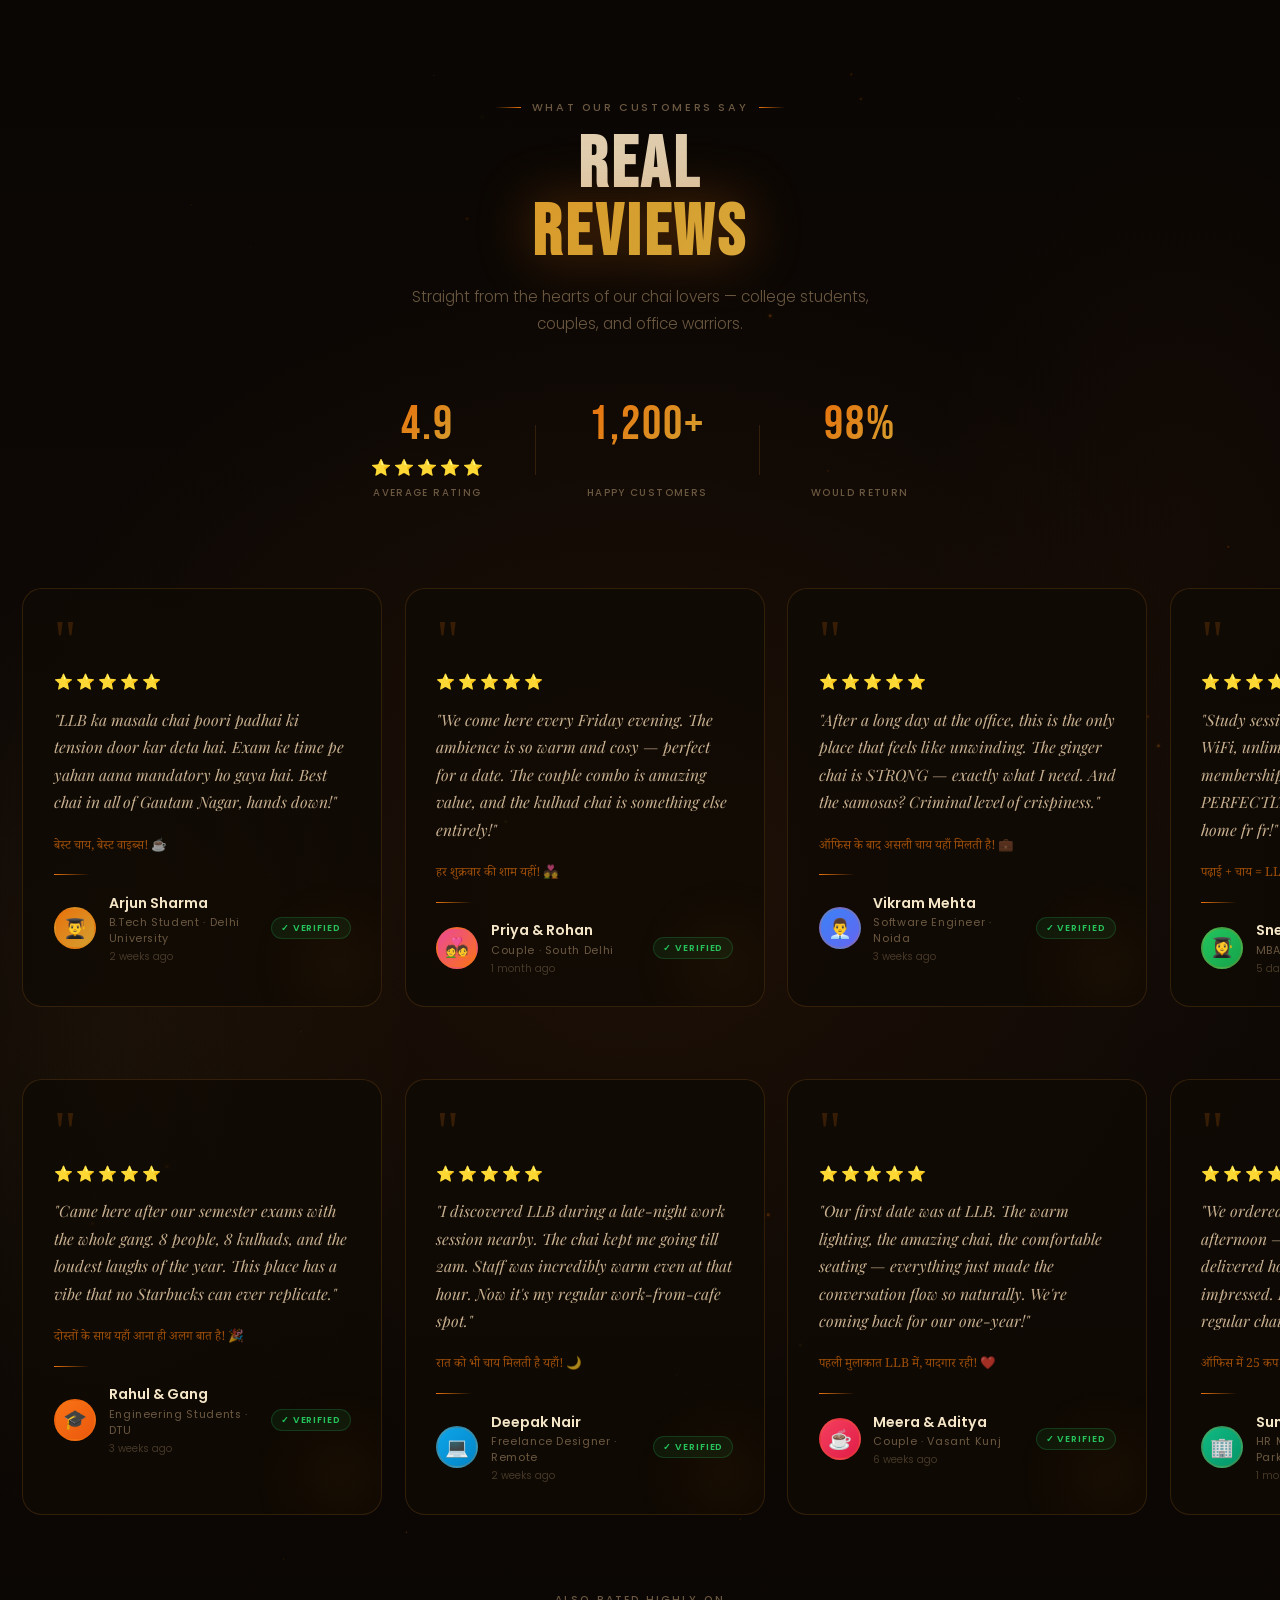
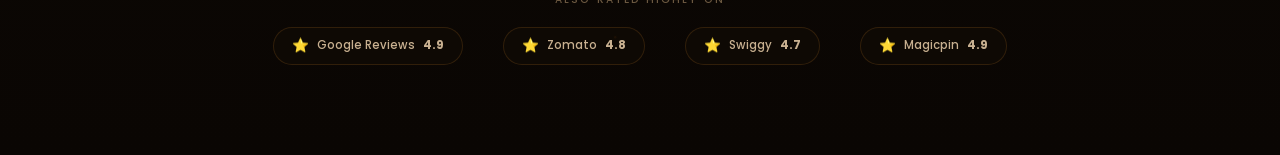
<file: reviews preview.html>
<!DOCTYPE html>
<html lang="en">

<head>
    <meta charset="UTF-8" />
    <meta name="viewport" content="width=device-width, initial-scale=1.0" />
    <title>LLB Chai Wala — Reviews</title>
    <link rel="preconnect" href="https://fonts.googleapis.com" />
    <link rel="preconnect" href="https://fonts.gstatic.com" crossorigin />
    <link
        href="https://fonts.googleapis.com/css2?family=Playfair+Display:ital,wght@0,700;1,400;1,700&family=Bebas+Neue&family=Noto+Serif+Devanagari:wght@700&family=Poppins:wght@300;400;500;600&display=swap"
        rel="stylesheet" />
    <style>
        *,
        *::before,
        *::after {
            margin: 0;
            padding: 0;
            box-sizing: border-box
        }

        html {
            font-size: 16px;
            scroll-behavior: smooth
        }

        body {
            background: #0a0603;
            color: #f5e6c8;
            font-family: 'Poppins', sans-serif;
            -webkit-font-smoothing: antialiased;
            min-height: 100vh;
        }

        :root {
            --orange: #e8720c;
            --orange-glow: #f5891a;
            --gold: #d4a030;
            --gold-light: #f0c060;
            --cream: #f5e6c8;
            --cream-dim: #c8b090;
            --muted: #6b5840;
            --border: rgba(212, 128, 40, .18);
            --grad: linear-gradient(135deg, #e8720c, #d4a030);
            --ease: cubic-bezier(.16, 1, .3, 1);
            --ease-back: cubic-bezier(.34, 1.56, .64, 1);
        }

        /* =============================================
   REVIEWS SECTION
============================================= */
        #reviews {
            position: relative;
            width: 100%;
            padding: clamp(5rem, 10vh, 8rem) 0;
            overflow: hidden;
            background: linear-gradient(180deg, #0a0603 0%, #0f0906 50%, #0a0603 100%);
        }

        #reviews::before {
            content: '';
            position: absolute;
            inset: 0;
            background:
                radial-gradient(ellipse 80% 55% at 50% 50%, rgba(232, 114, 12, .07) 0%, transparent 65%),
                radial-gradient(ellipse 45% 50% at 8% 60%, rgba(212, 160, 48, .05) 0%, transparent 55%),
                radial-gradient(ellipse 40% 45% at 92% 30%, rgba(180, 80, 10, .04) 0%, transparent 50%);
            pointer-events: none;
        }

        #reviewsCanvas {
            position: absolute;
            inset: 0;
            width: 100%;
            height: 100%;
            pointer-events: none;
            z-index: 1;
        }

        /* ── Header ── */
        .reviews-header {
            position: relative;
            z-index: 2;
            text-align: center;
            padding: 0 clamp(1rem, 4vw, 2rem);
            margin-bottom: clamp(3rem, 5vw, 4.5rem);
        }

        .rv-eyebrow {
            display: inline-flex;
            align-items: center;
            gap: .7rem;
            font-size: .68rem;
            letter-spacing: .24em;
            text-transform: uppercase;
            color: var(--muted);
            font-weight: 500;
            margin-bottom: 1rem;
            opacity: 0;
            transform: translateY(14px);
            transition: opacity .7s var(--ease), transform .7s var(--ease);
        }

        .rv-eyebrow.in {
            opacity: 1;
            transform: translateY(0);
        }

        .rv-eyebrow::before,
        .rv-eyebrow::after {
            content: '';
            display: block;
            width: 26px;
            height: 1px;
            background: linear-gradient(to right, transparent, var(--orange));
        }

        .rv-eyebrow::after {
            background: linear-gradient(to left, transparent, var(--orange));
        }

        .rv-title {
            font-family: 'Bebas Neue', sans-serif;
            font-size: clamp(2.4rem, 7vw, 4.5rem);
            letter-spacing: .05em;
            line-height: .95;
            margin-bottom: .9rem;
            opacity: 0;
            transform: translateY(20px);
            transition: opacity .85s var(--ease) .08s, transform .85s var(--ease) .08s;
        }

        .rv-title.in {
            opacity: 1;
            transform: translateY(0);
        }

        .rv-title .t1 {
            display: block;
            background: linear-gradient(135deg, var(--cream), var(--cream-dim));
            -webkit-background-clip: text;
            -webkit-text-fill-color: transparent;
            background-clip: text;
        }

        .rv-title .t2 {
            display: block;
            background: linear-gradient(135deg, var(--orange-glow), var(--gold), var(--gold-light));
            -webkit-background-clip: text;
            -webkit-text-fill-color: transparent;
            background-clip: text;
            filter: drop-shadow(0 0 28px rgba(232, 114, 12, .4));
        }

        .rv-sub {
            font-size: clamp(.83rem, 1.8vw, .95rem);
            color: var(--muted);
            font-weight: 300;
            line-height: 1.8;
            max-width: 480px;
            margin: 0 auto;
            opacity: 0;
            transform: translateY(14px);
            transition: opacity .7s var(--ease) .16s, transform .7s var(--ease) .16s;
        }

        .rv-sub.in {
            opacity: 1;
            transform: translateY(0);
        }

        /* ── Summary Bar ── */
        .rv-summary {
            position: relative;
            z-index: 2;
            max-width: 750px;
            margin: 0 auto clamp(2.5rem, 5vw, 4rem);
            padding: 0 clamp(1rem, 4vw, 2rem);
            display: flex;
            align-items: center;
            justify-content: center;
            gap: clamp(1.5rem, 4vw, 3.5rem);
            flex-wrap: wrap;
            opacity: 0;
            transform: translateY(14px);
            transition: opacity .7s var(--ease) .24s, transform .7s var(--ease) .24s;
        }

        .rv-summary.in {
            opacity: 1;
            transform: translateY(0);
        }

        .sum-block {
            display: flex;
            flex-direction: column;
            align-items: center;
            gap: .25rem;
        }

        .sum-num {
            font-family: 'Bebas Neue', sans-serif;
            font-size: clamp(2.2rem, 5vw, 3rem);
            line-height: 1;
            letter-spacing: .04em;
            background: var(--grad);
            -webkit-background-clip: text;
            -webkit-text-fill-color: transparent;
            background-clip: text;
        }

        .sum-stars {
            display: flex;
            gap: 3px;
            margin: .1rem 0;
        }

        .sum-star {
            font-size: 1rem;
        }

        .sum-label {
            font-size: .62rem;
            letter-spacing: .14em;
            text-transform: uppercase;
            color: var(--muted);
            font-weight: 500;
        }

        .sum-sep {
            width: 1px;
            height: 50px;
            background: var(--border);
        }

        /* ── Slider wrapper ── */
        .slider-wrap {
            position: relative;
            z-index: 2;
            overflow: hidden;
            padding: 1.5rem 0 2rem;
            opacity: 0;
            transform: translateY(20px);
            transition: opacity .8s var(--ease) .3s, transform .8s var(--ease) .3s;
        }

        .slider-wrap.in {
            opacity: 1;
            transform: translateY(0);
        }

        /* Track — infinite scroll */
        .slider-track {
            display: flex;
            gap: clamp(1rem, 2vw, 1.4rem);
            width: max-content;
            animation: slideAuto 38s linear infinite;
            padding: 0 clamp(1rem, 2vw, 1.4rem);
        }

        .slider-track:hover {
            animation-play-state: paused;
        }

        /* ── Review Card ── */
        .rv-card {
            width: clamp(280px, 32vw, 360px);
            flex-shrink: 0;
            padding: clamp(1.5rem, 3vw, 1.9rem);
            background: rgba(16, 10, 4, .8);
            border: 1px solid var(--border);
            border-radius: 20px;
            position: relative;
            overflow: hidden;
            cursor: default;
            transition: border-color .35s, box-shadow .35s, transform .35s;
        }

        .rv-card:hover {
            border-color: rgba(232, 114, 12, .4);
            box-shadow: 0 12px 45px rgba(0, 0, 0, .5), 0 0 0 1px rgba(232, 114, 12, .12);
            transform: translateY(-5px);
        }

        /* Top shine on hover */
        .rv-card::before {
            content: '';
            position: absolute;
            top: 0;
            left: 10%;
            right: 10%;
            height: 1px;
            background: linear-gradient(to right, transparent, var(--orange), var(--gold), transparent);
            opacity: 0;
            transition: opacity .35s;
        }

        .rv-card:hover::before {
            opacity: 1;
        }

        /* Inner glow */
        .rv-card::after {
            content: '';
            position: absolute;
            bottom: -50px;
            right: -50px;
            width: 180px;
            height: 180px;
            border-radius: 50%;
            background: radial-gradient(circle, rgba(232, 114, 12, .08) 0%, transparent 70%);
            pointer-events: none;
            transition: opacity .4s;
            opacity: .6;
        }

        .rv-card:hover::after {
            opacity: 1;
        }

        /* Quote mark */
        .rv-quote-icon {
            font-size: 3.5rem;
            line-height: .8;
            font-family: Georgia, serif;
            color: rgba(232, 114, 12, .18);
            margin-bottom: .4rem;
            transition: color .3s;
            user-select: none;
        }

        .rv-card:hover .rv-quote-icon {
            color: rgba(232, 114, 12, .32);
        }

        /* Star rating */
        .rv-stars {
            display: flex;
            gap: 3px;
            margin-bottom: .8rem;
        }

        .rv-star {
            font-size: .95rem;
            animation: starPop .4s var(--ease-back) calc(var(--si)*0.07s) both;
        }

        /* Review text */
        .rv-text {
            font-family: 'Playfair Display', serif;
            font-style: italic;
            font-size: clamp(.88rem, 1.8vw, .98rem);
            color: var(--cream-dim);
            line-height: 1.75;
            margin-bottom: 1.3rem;
            font-weight: 400;
            position: relative;
            z-index: 1;
            transition: color .3s;
        }

        .rv-card:hover .rv-text {
            color: var(--cream);
        }

        /* Hindi snippet */
        .rv-hindi {
            font-family: 'Noto Serif Devanagari', serif;
            font-size: .78rem;
            color: var(--orange);
            opacity: .65;
            margin-bottom: 1.1rem;
            transition: opacity .3s;
        }

        .rv-card:hover .rv-hindi {
            opacity: .9;
        }

        /* Divider */
        .rv-div {
            width: 36px;
            height: 1px;
            background: linear-gradient(to right, var(--orange), transparent);
            margin-bottom: 1.1rem;
            transition: width .4s var(--ease);
        }

        .rv-card:hover .rv-div {
            width: 60px;
        }

        /* Reviewer info */
        .rv-person {
            display: flex;
            align-items: center;
            gap: .8rem;
        }

        .rv-avatar {
            width: 42px;
            height: 42px;
            border-radius: 50%;
            flex-shrink: 0;
            background: var(--avatar-grad, var(--grad));
            display: flex;
            align-items: center;
            justify-content: center;
            font-size: 1.2rem;
            border: 2px solid rgba(232, 114, 12, .2);
            transition: border-color .3s, transform .35s var(--ease-back), box-shadow .3s;
        }

        .rv-card:hover .rv-avatar {
            border-color: rgba(232, 114, 12, .5);
            transform: scale(1.1);
            box-shadow: 0 0 14px rgba(232, 114, 12, .3);
        }

        .rv-meta {
            display: flex;
            flex-direction: column;
            gap: .1rem;
        }

        .rv-name {
            font-size: .88rem;
            font-weight: 600;
            color: var(--cream);
            transition: color .3s;
        }

        .rv-card:hover .rv-name {
            color: var(--orange-glow);
        }

        .rv-role {
            font-size: .68rem;
            color: var(--muted);
            letter-spacing: .06em;
        }

        .rv-date {
            font-size: .62rem;
            color: var(--muted);
            opacity: .6;
            margin-top: .08rem;
        }

        /* Verified badge */
        .rv-verified {
            margin-left: auto;
            display: flex;
            align-items: center;
            gap: .3rem;
            font-size: .58rem;
            letter-spacing: .1em;
            text-transform: uppercase;
            color: var(--success, #22c55e);
            font-weight: 600;
            background: rgba(34, 197, 94, .08);
            border: 1px solid rgba(34, 197, 94, .2);
            border-radius: 50px;
            padding: 3px 9px;
            white-space: nowrap;
            flex-shrink: 0;
        }

        /* ── Second row (reverse) ── */
        .slider-track.reverse {
            animation: slideAutoReverse 42s linear infinite;
        }

        .slider-track.reverse:hover {
            animation-play-state: paused;
        }

        /* ── Platform logos strip ── */
        .rv-platforms {
            position: relative;
            z-index: 2;
            text-align: center;
            margin-top: clamp(2.5rem, 5vh, 4rem);
            padding: 0 1rem;
            opacity: 0;
            transform: translateY(14px);
            transition: opacity .7s var(--ease) .4s, transform .7s var(--ease) .4s;
        }

        .rv-platforms.in {
            opacity: 1;
            transform: translateY(0);
        }

        .rv-platforms p {
            font-size: .65rem;
            letter-spacing: .2em;
            text-transform: uppercase;
            color: var(--muted);
            margin-bottom: 1.2rem;
            font-weight: 500;
        }

        .platform-row {
            display: flex;
            align-items: center;
            justify-content: center;
            gap: clamp(1.2rem, 4vw, 2.5rem);
            flex-wrap: wrap;
        }

        .platform-pill {
            display: flex;
            align-items: center;
            gap: .5rem;
            padding: 8px 18px;
            border-radius: 50px;
            background: rgba(17, 12, 5, .6);
            border: 1px solid var(--border);
            font-size: .72rem;
            font-weight: 500;
            color: var(--cream-dim);
            transition: border-color .3s, background .3s;
        }

        .platform-pill:hover {
            border-color: rgba(232, 114, 12, .3);
            background: rgba(232, 114, 12, .06);
        }

        .platform-star {
            color: var(--gold);
            font-size: .85rem;
        }

        /* ── Keyframes ── */
        @keyframes slideAuto {
            0% {
                transform: translateX(0)
            }

            100% {
                transform: translateX(-50%)
            }
        }

        @keyframes slideAutoReverse {
            0% {
                transform: translateX(-50%)
            }

            100% {
                transform: translateX(0)
            }
        }

        @keyframes starPop {
            0% {
                transform: scale(0) rotate(-30deg);
                opacity: 0
            }

            70% {
                transform: scale(1.3) rotate(5deg)
            }

            100% {
                transform: scale(1) rotate(0);
                opacity: 1
            }
        }

        /* ── Responsive ── */
        @media(max-width:640px) {
            .rv-card {
                width: clamp(255px, 80vw, 310px);
            }

            .sum-sep {
                display: none;
            }
        }

        @media(prefers-reduced-motion:reduce) {

            .slider-track,
            .slider-track.reverse {
                animation: none;
            }

            * {
                transition-duration: .01ms !important;
            }
        }
    </style>
</head>

<body>

    <!-- ═══════════════════════════════════
     REVIEWS SECTION
═══════════════════════════════════ -->
    <section id="reviews" aria-label="Customer reviews">

        <canvas id="reviewsCanvas" aria-hidden="true"></canvas>

        <!-- Header -->
        <div class="reviews-header">
            <p class="rv-eyebrow js-rv">What Our Customers Say</p>
            <h2 class="rv-title js-rv">
                <span class="t1">Real</span>
                <span class="t2">Reviews</span>
            </h2>
            <p class="rv-sub js-rv">Straight from the hearts of our chai lovers — college students, couples, and office
                warriors.</p>
        </div>

        <!-- Rating Summary -->
        <div class="rv-summary js-rv">
            <div class="sum-block">
                <span class="sum-num">4.9</span>
                <div class="sum-stars">
                    <span class="sum-star">⭐</span><span class="sum-star">⭐</span>
                    <span class="sum-star">⭐</span><span class="sum-star">⭐</span>
                    <span class="sum-star">⭐</span>
                </div>
                <span class="sum-label">Average Rating</span>
            </div>
            <div class="sum-sep"></div>
            <div class="sum-block">
                <span class="sum-num">1,200+</span>
                <div class="sum-stars" style="visibility:hidden"><span class="sum-star">⭐</span></div>
                <span class="sum-label">Happy Customers</span>
            </div>
            <div class="sum-sep"></div>
            <div class="sum-block">
                <span class="sum-num">98%</span>
                <div class="sum-stars" style="visibility:hidden"><span class="sum-star">⭐</span></div>
                <span class="sum-label">Would Return</span>
            </div>
        </div>

        <!-- ── ROW 1 — Auto slide left ── -->
        <div class="slider-wrap js-rv" id="sliderRow1">
            <div class="slider-track" id="track1">

                <!-- Review 1 — College Student -->
                <div class="rv-card" style="--avatar-grad:linear-gradient(135deg,#e8720c,#d4a030)">
                    <div class="rv-quote-icon">"</div>
                    <div class="rv-stars">
                        <span class="rv-star" style="--si:0">⭐</span><span class="rv-star" style="--si:1">⭐</span>
                        <span class="rv-star" style="--si:2">⭐</span><span class="rv-star" style="--si:3">⭐</span>
                        <span class="rv-star" style="--si:4">⭐</span>
                    </div>
                    <p class="rv-text">"LLB ka masala chai poori padhai ki tension door kar deta hai. Exam ke time pe
                        yahan aana mandatory ho gaya hai. Best chai in all of Gautam Nagar, hands down!"</p>
                    <div class="rv-hindi">बेस्ट चाय, बेस्ट वाइब्स! ☕</div>
                    <div class="rv-div"></div>
                    <div class="rv-person">
                        <div class="rv-avatar">👨‍🎓</div>
                        <div class="rv-meta">
                            <span class="rv-name">Arjun Sharma</span>
                            <span class="rv-role">B.Tech Student · Delhi University</span>
                            <span class="rv-date">2 weeks ago</span>
                        </div>
                        <div class="rv-verified">✓ Verified</div>
                    </div>
                </div>

                <!-- Review 2 — Couple -->
                <div class="rv-card" style="--avatar-grad:linear-gradient(135deg,#ec4899,#f97316)">
                    <div class="rv-quote-icon">"</div>
                    <div class="rv-stars">
                        <span class="rv-star" style="--si:0">⭐</span><span class="rv-star" style="--si:1">⭐</span>
                        <span class="rv-star" style="--si:2">⭐</span><span class="rv-star" style="--si:3">⭐</span>
                        <span class="rv-star" style="--si:4">⭐</span>
                    </div>
                    <p class="rv-text">"We come here every Friday evening. The ambience is so warm and cosy — perfect
                        for a date. The couple combo is amazing value, and the kulhad chai is something else entirely!"
                    </p>
                    <div class="rv-hindi">हर शुक्रवार की शाम यहीं! 💑</div>
                    <div class="rv-div"></div>
                    <div class="rv-person">
                        <div class="rv-avatar">💑</div>
                        <div class="rv-meta">
                            <span class="rv-name">Priya & Rohan</span>
                            <span class="rv-role">Couple · South Delhi</span>
                            <span class="rv-date">1 month ago</span>
                        </div>
                        <div class="rv-verified">✓ Verified</div>
                    </div>
                </div>

                <!-- Review 3 — Office Worker -->
                <div class="rv-card" style="--avatar-grad:linear-gradient(135deg,#3b82f6,#6366f1)">
                    <div class="rv-quote-icon">"</div>
                    <div class="rv-stars">
                        <span class="rv-star" style="--si:0">⭐</span><span class="rv-star" style="--si:1">⭐</span>
                        <span class="rv-star" style="--si:2">⭐</span><span class="rv-star" style="--si:3">⭐</span>
                        <span class="rv-star" style="--si:4">⭐</span>
                    </div>
                    <p class="rv-text">"After a long day at the office, this is the only place that feels like
                        unwinding. The ginger chai is STRONG — exactly what I need. And the samosas? Criminal level of
                        crispiness."</p>
                    <div class="rv-hindi">ऑफिस के बाद असली चाय यहाँ मिलती है! 💼</div>
                    <div class="rv-div"></div>
                    <div class="rv-person">
                        <div class="rv-avatar">👨‍💼</div>
                        <div class="rv-meta">
                            <span class="rv-name">Vikram Mehta</span>
                            <span class="rv-role">Software Engineer · Noida</span>
                            <span class="rv-date">3 weeks ago</span>
                        </div>
                        <div class="rv-verified">✓ Verified</div>
                    </div>
                </div>

                <!-- Review 4 — College Student -->
                <div class="rv-card" style="--avatar-grad:linear-gradient(135deg,#22c55e,#16a34a)">
                    <div class="rv-quote-icon">"</div>
                    <div class="rv-stars">
                        <span class="rv-star" style="--si:0">⭐</span><span class="rv-star" style="--si:1">⭐</span>
                        <span class="rv-star" style="--si:2">⭐</span><span class="rv-star" style="--si:3">⭐</span>
                        <span class="rv-star" style="--si:4">⭐</span>
                    </div>
                    <p class="rv-text">"Study sessions at LLB hit different. Free WiFi, unlimited chai refills with the
                        student membership, and the Maggi is cooked PERFECTLY every single time. My second home fr fr!"
                    </p>
                    <div class="rv-hindi">पढ़ाई + चाय = LLB ☕📚</div>
                    <div class="rv-div"></div>
                    <div class="rv-person">
                        <div class="rv-avatar">👩‍🎓</div>
                        <div class="rv-meta">
                            <span class="rv-name">Sneha Gupta</span>
                            <span class="rv-role">MBA Student · IGNOU</span>
                            <span class="rv-date">5 days ago</span>
                        </div>
                        <div class="rv-verified">✓ Verified</div>
                    </div>
                </div>

                <!-- Review 5 — Office Worker -->
                <div class="rv-card" style="--avatar-grad:linear-gradient(135deg,#f59e0b,#d97706)">
                    <div class="rv-quote-icon">"</div>
                    <div class="rv-stars">
                        <span class="rv-star" style="--si:0">⭐</span><span class="rv-star" style="--si:1">⭐</span>
                        <span class="rv-star" style="--si:2">⭐</span><span class="rv-star" style="--si:3">⭐</span>
                        <span class="rv-star" style="--si:4">⭐</span>
                    </div>
                    <p class="rv-text">"Our entire team does chai breaks at LLB now. It's become our office tradition.
                        The VIP membership is completely worth it — 30% off every visit adds up fast!"</p>
                    <div class="rv-hindi">टीम चाय ब्रेक = LLB! 🏆</div>
                    <div class="rv-div"></div>
                    <div class="rv-person">
                        <div class="rv-avatar">👩‍💼</div>
                        <div class="rv-meta">
                            <span class="rv-name">Kavya Reddy</span>
                            <span class="rv-role">Product Manager · Connaught Place</span>
                            <span class="rv-date">1 week ago</span>
                        </div>
                        <div class="rv-verified">✓ Verified</div>
                    </div>
                </div>

                <!-- Review 6 — Couple -->
                <div class="rv-card" style="--avatar-grad:linear-gradient(135deg,#a855f7,#7c3aed)">
                    <div class="rv-quote-icon">"</div>
                    <div class="rv-stars">
                        <span class="rv-star" style="--si:0">⭐</span><span class="rv-star" style="--si:1">⭐</span>
                        <span class="rv-star" style="--si:2">⭐</span><span class="rv-star" style="--si:3">⭐</span>
                        <span class="rv-star" style="--si:4">⭐</span>
                    </div>
                    <p class="rv-text">"We celebrated our anniversary here and the staff made it SO special. They set up
                        the table beautifully, brought out a surprise dessert — completely unexpected and incredibly
                        heartwarming."</p>
                    <div class="rv-hindi">एनिवर्सरी यादगार बना दी! ✨</div>
                    <div class="rv-div"></div>
                    <div class="rv-person">
                        <div class="rv-avatar">🥂</div>
                        <div class="rv-meta">
                            <span class="rv-name">Ananya & Karan</span>
                            <span class="rv-role">Couple · Lajpat Nagar</span>
                            <span class="rv-date">2 months ago</span>
                        </div>
                        <div class="rv-verified">✓ Verified</div>
                    </div>
                </div>

                <!-- Duplicate set for seamless loop -->
                <div class="rv-card" style="--avatar-grad:linear-gradient(135deg,#e8720c,#d4a030)">
                    <div class="rv-quote-icon">"</div>
                    <div class="rv-stars"><span class="rv-star" style="--si:0">⭐</span><span class="rv-star"
                            style="--si:1">⭐</span><span class="rv-star" style="--si:2">⭐</span><span class="rv-star"
                            style="--si:3">⭐</span><span class="rv-star" style="--si:4">⭐</span></div>
                    <p class="rv-text">"LLB ka masala chai poori padhai ki tension door kar deta hai. Exam ke time pe
                        yahan aana mandatory ho gaya hai. Best chai in all of Gautam Nagar, hands down!"</p>
                    <div class="rv-hindi">बेस्ट चाय, बेस्ट वाइब्स! ☕</div>
                    <div class="rv-div"></div>
                    <div class="rv-person">
                        <div class="rv-avatar">👨‍🎓</div>
                        <div class="rv-meta"><span class="rv-name">Arjun Sharma</span><span class="rv-role">B.Tech
                                Student · Delhi University</span><span class="rv-date">2 weeks ago</span></div>
                        <div class="rv-verified">✓ Verified</div>
                    </div>
                </div>
                <div class="rv-card" style="--avatar-grad:linear-gradient(135deg,#ec4899,#f97316)">
                    <div class="rv-quote-icon">"</div>
                    <div class="rv-stars"><span class="rv-star" style="--si:0">⭐</span><span class="rv-star"
                            style="--si:1">⭐</span><span class="rv-star" style="--si:2">⭐</span><span class="rv-star"
                            style="--si:3">⭐</span><span class="rv-star" style="--si:4">⭐</span></div>
                    <p class="rv-text">"We come here every Friday evening. The ambience is so warm and cosy — perfect
                        for a date. The couple combo is amazing value, and the kulhad chai is something else entirely!"
                    </p>
                    <div class="rv-hindi">हर शुक्रवार की शाम यहीं! 💑</div>
                    <div class="rv-div"></div>
                    <div class="rv-person">
                        <div class="rv-avatar">💑</div>
                        <div class="rv-meta"><span class="rv-name">Priya & Rohan</span><span class="rv-role">Couple ·
                                South Delhi</span><span class="rv-date">1 month ago</span></div>
                        <div class="rv-verified">✓ Verified</div>
                    </div>
                </div>
                <div class="rv-card" style="--avatar-grad:linear-gradient(135deg,#3b82f6,#6366f1)">
                    <div class="rv-quote-icon">"</div>
                    <div class="rv-stars"><span class="rv-star" style="--si:0">⭐</span><span class="rv-star"
                            style="--si:1">⭐</span><span class="rv-star" style="--si:2">⭐</span><span class="rv-star"
                            style="--si:3">⭐</span><span class="rv-star" style="--si:4">⭐</span></div>
                    <p class="rv-text">"After a long day at the office, this is the only place that feels like
                        unwinding. The ginger chai is STRONG — exactly what I need. And the samosas? Criminal level of
                        crispiness."</p>
                    <div class="rv-hindi">ऑफिस के बाद असली चाय यहाँ मिलती है! 💼</div>
                    <div class="rv-div"></div>
                    <div class="rv-person">
                        <div class="rv-avatar">👨‍💼</div>
                        <div class="rv-meta"><span class="rv-name">Vikram Mehta</span><span class="rv-role">Software
                                Engineer · Noida</span><span class="rv-date">3 weeks ago</span></div>
                        <div class="rv-verified">✓ Verified</div>
                    </div>
                </div>
                <div class="rv-card" style="--avatar-grad:linear-gradient(135deg,#22c55e,#16a34a)">
                    <div class="rv-quote-icon">"</div>
                    <div class="rv-stars"><span class="rv-star" style="--si:0">⭐</span><span class="rv-star"
                            style="--si:1">⭐</span><span class="rv-star" style="--si:2">⭐</span><span class="rv-star"
                            style="--si:3">⭐</span><span class="rv-star" style="--si:4">⭐</span></div>
                    <p class="rv-text">"Study sessions at LLB hit different. Free WiFi, unlimited chai refills with the
                        student membership, and the Maggi is cooked PERFECTLY every single time. My second home fr fr!"
                    </p>
                    <div class="rv-hindi">पढ़ाई + चाय = LLB ☕📚</div>
                    <div class="rv-div"></div>
                    <div class="rv-person">
                        <div class="rv-avatar">👩‍🎓</div>
                        <div class="rv-meta"><span class="rv-name">Sneha Gupta</span><span class="rv-role">MBA Student ·
                                IGNOU</span><span class="rv-date">5 days ago</span></div>
                        <div class="rv-verified">✓ Verified</div>
                    </div>
                </div>
                <div class="rv-card" style="--avatar-grad:linear-gradient(135deg,#f59e0b,#d97706)">
                    <div class="rv-quote-icon">"</div>
                    <div class="rv-stars"><span class="rv-star" style="--si:0">⭐</span><span class="rv-star"
                            style="--si:1">⭐</span><span class="rv-star" style="--si:2">⭐</span><span class="rv-star"
                            style="--si:3">⭐</span><span class="rv-star" style="--si:4">⭐</span></div>
                    <p class="rv-text">"Our entire team does chai breaks at LLB now. It's become our office tradition.
                        The VIP membership is completely worth it — 30% off every visit adds up fast!"</p>
                    <div class="rv-hindi">टीम चाय ब्रेक = LLB! 🏆</div>
                    <div class="rv-div"></div>
                    <div class="rv-person">
                        <div class="rv-avatar">👩‍💼</div>
                        <div class="rv-meta"><span class="rv-name">Kavya Reddy</span><span class="rv-role">Product
                                Manager · Connaught Place</span><span class="rv-date">1 week ago</span></div>
                        <div class="rv-verified">✓ Verified</div>
                    </div>
                </div>
                <div class="rv-card" style="--avatar-grad:linear-gradient(135deg,#a855f7,#7c3aed)">
                    <div class="rv-quote-icon">"</div>
                    <div class="rv-stars"><span class="rv-star" style="--si:0">⭐</span><span class="rv-star"
                            style="--si:1">⭐</span><span class="rv-star" style="--si:2">⭐</span><span class="rv-star"
                            style="--si:3">⭐</span><span class="rv-star" style="--si:4">⭐</span></div>
                    <p class="rv-text">"We celebrated our anniversary here and the staff made it SO special. They set up
                        the table beautifully, brought out a surprise dessert — completely unexpected and incredibly
                        heartwarming."</p>
                    <div class="rv-hindi">एनिवर्सरी यादगार बना दी! ✨</div>
                    <div class="rv-div"></div>
                    <div class="rv-person">
                        <div class="rv-avatar">🥂</div>
                        <div class="rv-meta"><span class="rv-name">Ananya & Karan</span><span class="rv-role">Couple ·
                                Lajpat Nagar</span><span class="rv-date">2 months ago</span></div>
                        <div class="rv-verified">✓ Verified</div>
                    </div>
                </div>

            </div><!-- /track1 -->
        </div>

        <!-- ── ROW 2 — Auto slide right (reverse) ── -->
        <div class="slider-wrap js-rv" style="margin-top:clamp(.7rem,1.5vw,1rem)">
            <div class="slider-track reverse" id="track2">

                <!-- Review 7 — College Group -->
                <div class="rv-card" style="--avatar-grad:linear-gradient(135deg,#f97316,#ea580c)">
                    <div class="rv-quote-icon">"</div>
                    <div class="rv-stars"><span class="rv-star" style="--si:0">⭐</span><span class="rv-star"
                            style="--si:1">⭐</span><span class="rv-star" style="--si:2">⭐</span><span class="rv-star"
                            style="--si:3">⭐</span><span class="rv-star" style="--si:4">⭐</span></div>
                    <p class="rv-text">"Came here after our semester exams with the whole gang. 8 people, 8 kulhads, and
                        the loudest laughs of the year. This place has a vibe that no Starbucks can ever replicate."</p>
                    <div class="rv-hindi">दोस्तों के साथ यहाँ आना ही अलग बात है! 🎉</div>
                    <div class="rv-div"></div>
                    <div class="rv-person">
                        <div class="rv-avatar">🎓</div>
                        <div class="rv-meta"><span class="rv-name">Rahul & Gang</span><span class="rv-role">Engineering
                                Students · DTU</span><span class="rv-date">3 weeks ago</span></div>
                        <div class="rv-verified">✓ Verified</div>
                    </div>
                </div>

                <!-- Review 8 — Working Professional -->
                <div class="rv-card" style="--avatar-grad:linear-gradient(135deg,#0ea5e9,#0284c7)">
                    <div class="rv-quote-icon">"</div>
                    <div class="rv-stars"><span class="rv-star" style="--si:0">⭐</span><span class="rv-star"
                            style="--si:1">⭐</span><span class="rv-star" style="--si:2">⭐</span><span class="rv-star"
                            style="--si:3">⭐</span><span class="rv-star" style="--si:4">⭐</span></div>
                    <p class="rv-text">"I discovered LLB during a late-night work session nearby. The chai kept me going
                        till 2am. Staff was incredibly warm even at that hour. Now it's my regular work-from-cafe spot."
                    </p>
                    <div class="rv-hindi">रात को भी चाय मिलती है यहाँ! 🌙</div>
                    <div class="rv-div"></div>
                    <div class="rv-person">
                        <div class="rv-avatar">💻</div>
                        <div class="rv-meta"><span class="rv-name">Deepak Nair</span><span class="rv-role">Freelance
                                Designer · Remote</span><span class="rv-date">2 weeks ago</span></div>
                        <div class="rv-verified">✓ Verified</div>
                    </div>
                </div>

                <!-- Review 9 — First Date Couple -->
                <div class="rv-card" style="--avatar-grad:linear-gradient(135deg,#f43f5e,#e11d48)">
                    <div class="rv-quote-icon">"</div>
                    <div class="rv-stars"><span class="rv-star" style="--si:0">⭐</span><span class="rv-star"
                            style="--si:1">⭐</span><span class="rv-star" style="--si:2">⭐</span><span class="rv-star"
                            style="--si:3">⭐</span><span class="rv-star" style="--si:4">⭐</span></div>
                    <p class="rv-text">"Our first date was at LLB. The warm lighting, the amazing chai, the comfortable
                        seating — everything just made the conversation flow so naturally. We're coming back for our
                        one-year!"</p>
                    <div class="rv-hindi">पहली मुलाकात LLB में, यादगार रही! ❤️</div>
                    <div class="rv-div"></div>
                    <div class="rv-person">
                        <div class="rv-avatar">☕</div>
                        <div class="rv-meta"><span class="rv-name">Meera & Aditya</span><span class="rv-role">Couple ·
                                Vasant Kunj</span><span class="rv-date">6 weeks ago</span></div>
                        <div class="rv-verified">✓ Verified</div>
                    </div>
                </div>

                <!-- Review 10 — Office Team -->
                <div class="rv-card" style="--avatar-grad:linear-gradient(135deg,#10b981,#059669)">
                    <div class="rv-quote-icon">"</div>
                    <div class="rv-stars"><span class="rv-star" style="--si:0">⭐</span><span class="rv-star"
                            style="--si:1">⭐</span><span class="rv-star" style="--si:2">⭐</span><span class="rv-star"
                            style="--si:3">⭐</span><span class="rv-star" style="--si:4">⭐</span></div>
                    <p class="rv-text">"We ordered for our whole office one afternoon — 25 cups of masala chai delivered
                        hot and fresh. Everyone was impressed. LLB has genuinely ruined regular chai for all of us."</p>
                    <div class="rv-hindi">ऑफिस में 25 कप मंगवाई, सबने तारीफ की! 🏢</div>
                    <div class="rv-div"></div>
                    <div class="rv-person">
                        <div class="rv-avatar">🏢</div>
                        <div class="rv-meta"><span class="rv-name">Sunita Kapoor</span><span class="rv-role">HR Manager
                                · Green Park</span><span class="rv-date">1 month ago</span></div>
                        <div class="rv-verified">✓ Verified</div>
                    </div>
                </div>

                <!-- Review 11 — Student -->
                <div class="rv-card" style="--avatar-grad:linear-gradient(135deg,#8b5cf6,#7c3aed)">
                    <div class="rv-quote-icon">"</div>
                    <div class="rv-stars"><span class="rv-star" style="--si:0">⭐</span><span class="rv-star"
                            style="--si:1">⭐</span><span class="rv-star" style="--si:2">⭐</span><span class="rv-star"
                            style="--si:3">⭐</span><span class="rv-star" style="--si:4">⭐</span></div>
                    <p class="rv-text">"₹49/month student membership is genuinely the best investment I've made since
                        joining college. Daily 20% discount + free size upgrades = basically free chai every other
                        visit."</p>
                    <div class="rv-hindi">₹49 में इतना मिले? कमाल है! 💜</div>
                    <div class="rv-div"></div>
                    <div class="rv-person">
                        <div class="rv-avatar">📱</div>
                        <div class="rv-meta"><span class="rv-name">Tanish Agarwal</span><span class="rv-role">BCA
                                Student · IP University</span><span class="rv-date">4 days ago</span></div>
                        <div class="rv-verified">✓ Verified</div>
                    </div>
                </div>

                <!-- Review 12 — Regular customer -->
                <div class="rv-card" style="--avatar-grad:linear-gradient(135deg,#d4a030,#e8720c)">
                    <div class="rv-quote-icon">"</div>
                    <div class="rv-stars"><span class="rv-star" style="--si:0">⭐</span><span class="rv-star"
                            style="--si:1">⭐</span><span class="rv-star" style="--si:2">⭐</span><span class="rv-star"
                            style="--si:3">⭐</span><span class="rv-star" style="--si:4">⭐</span></div>
                    <p class="rv-text">"3 years of coming to LLB and it has never disappointed. The chai tastes exactly
                        the same — perfectly consistent, perfectly spiced. That consistency is rare and that's what
                        keeps me coming back."</p>
                    <div class="rv-hindi">3 साल से आ रहा हूँ, स्वाद वही है! 👑</div>
                    <div class="rv-div"></div>
                    <div class="rv-person">
                        <div class="rv-avatar">⭐</div>
                        <div class="rv-meta"><span class="rv-name">Nikhil Saxena</span><span class="rv-role">VIP Member
                                · Gautam Nagar</span><span class="rv-date">Yesterday</span></div>
                        <div class="rv-verified">✓ Verified</div>
                    </div>
                </div>

                <!-- Duplicates for seamless loop -->
                <div class="rv-card" style="--avatar-grad:linear-gradient(135deg,#f97316,#ea580c)">
                    <div class="rv-quote-icon">"</div>
                    <div class="rv-stars"><span class="rv-star" style="--si:0">⭐</span><span class="rv-star"
                            style="--si:1">⭐</span><span class="rv-star" style="--si:2">⭐</span><span class="rv-star"
                            style="--si:3">⭐</span><span class="rv-star" style="--si:4">⭐</span></div>
                    <p class="rv-text">"Came here after our semester exams with the whole gang. 8 people, 8 kulhads, and
                        the loudest laughs of the year. This place has a vibe that no Starbucks can ever replicate."</p>
                    <div class="rv-hindi">दोस्तों के साथ यहाँ आना ही अलग बात है! 🎉</div>
                    <div class="rv-div"></div>
                    <div class="rv-person">
                        <div class="rv-avatar">🎓</div>
                        <div class="rv-meta"><span class="rv-name">Rahul & Gang</span><span class="rv-role">Engineering
                                Students · DTU</span><span class="rv-date">3 weeks ago</span></div>
                        <div class="rv-verified">✓ Verified</div>
                    </div>
                </div>
                <div class="rv-card" style="--avatar-grad:linear-gradient(135deg,#0ea5e9,#0284c7)">
                    <div class="rv-quote-icon">"</div>
                    <div class="rv-stars"><span class="rv-star" style="--si:0">⭐</span><span class="rv-star"
                            style="--si:1">⭐</span><span class="rv-star" style="--si:2">⭐</span><span class="rv-star"
                            style="--si:3">⭐</span><span class="rv-star" style="--si:4">⭐</span></div>
                    <p class="rv-text">"I discovered LLB during a late-night work session nearby. The chai kept me going
                        till 2am. Staff was incredibly warm even at that hour. Now it's my regular work-from-cafe spot."
                    </p>
                    <div class="rv-hindi">रात को भी चाय मिलती है यहाँ! 🌙</div>
                    <div class="rv-div"></div>
                    <div class="rv-person">
                        <div class="rv-avatar">💻</div>
                        <div class="rv-meta"><span class="rv-name">Deepak Nair</span><span class="rv-role">Freelance
                                Designer · Remote</span><span class="rv-date">2 weeks ago</span></div>
                        <div class="rv-verified">✓ Verified</div>
                    </div>
                </div>
                <div class="rv-card" style="--avatar-grad:linear-gradient(135deg,#f43f5e,#e11d48)">
                    <div class="rv-quote-icon">"</div>
                    <div class="rv-stars"><span class="rv-star" style="--si:0">⭐</span><span class="rv-star"
                            style="--si:1">⭐</span><span class="rv-star" style="--si:2">⭐</span><span class="rv-star"
                            style="--si:3">⭐</span><span class="rv-star" style="--si:4">⭐</span></div>
                    <p class="rv-text">"Our first date was at LLB. The warm lighting, the amazing chai, the comfortable
                        seating — everything just made the conversation flow so naturally. We're coming back for our
                        one-year!"</p>
                    <div class="rv-hindi">पहली मुलाकात LLB में, यादगार रही! ❤️</div>
                    <div class="rv-div"></div>
                    <div class="rv-person">
                        <div class="rv-avatar">☕</div>
                        <div class="rv-meta"><span class="rv-name">Meera & Aditya</span><span class="rv-role">Couple ·
                                Vasant Kunj</span><span class="rv-date">6 weeks ago</span></div>
                        <div class="rv-verified">✓ Verified</div>
                    </div>
                </div>
                <div class="rv-card" style="--avatar-grad:linear-gradient(135deg,#10b981,#059669)">
                    <div class="rv-quote-icon">"</div>
                    <div class="rv-stars"><span class="rv-star" style="--si:0">⭐</span><span class="rv-star"
                            style="--si:1">⭐</span><span class="rv-star" style="--si:2">⭐</span><span class="rv-star"
                            style="--si:3">⭐</span><span class="rv-star" style="--si:4">⭐</span></div>
                    <p class="rv-text">"We ordered for our whole office one afternoon — 25 cups of masala chai delivered
                        hot and fresh. Everyone was impressed. LLB has genuinely ruined regular chai for all of us."</p>
                    <div class="rv-hindi">ऑफिस में 25 कप मंगवाई, सबने तारीफ की! 🏢</div>
                    <div class="rv-div"></div>
                    <div class="rv-person">
                        <div class="rv-avatar">🏢</div>
                        <div class="rv-meta"><span class="rv-name">Sunita Kapoor</span><span class="rv-role">HR Manager
                                · Green Park</span><span class="rv-date">1 month ago</span></div>
                        <div class="rv-verified">✓ Verified</div>
                    </div>
                </div>
                <div class="rv-card" style="--avatar-grad:linear-gradient(135deg,#8b5cf6,#7c3aed)">
                    <div class="rv-quote-icon">"</div>
                    <div class="rv-stars"><span class="rv-star" style="--si:0">⭐</span><span class="rv-star"
                            style="--si:1">⭐</span><span class="rv-star" style="--si:2">⭐</span><span class="rv-star"
                            style="--si:3">⭐</span><span class="rv-star" style="--si:4">⭐</span></div>
                    <p class="rv-text">"₹49/month student membership is genuinely the best investment I've made since
                        joining college. Daily 20% discount + free size upgrades = basically free chai every other
                        visit."</p>
                    <div class="rv-hindi">₹49 में इतना मिले? कमाल है! 💜</div>
                    <div class="rv-div"></div>
                    <div class="rv-person">
                        <div class="rv-avatar">📱</div>
                        <div class="rv-meta"><span class="rv-name">Tanish Agarwal</span><span class="rv-role">BCA
                                Student · IP University</span><span class="rv-date">4 days ago</span></div>
                        <div class="rv-verified">✓ Verified</div>
                    </div>
                </div>
                <div class="rv-card" style="--avatar-grad:linear-gradient(135deg,#d4a030,#e8720c)">
                    <div class="rv-quote-icon">"</div>
                    <div class="rv-stars"><span class="rv-star" style="--si:0">⭐</span><span class="rv-star"
                            style="--si:1">⭐</span><span class="rv-star" style="--si:2">⭐</span><span class="rv-star"
                            style="--si:3">⭐</span><span class="rv-star" style="--si:4">⭐</span></div>
                    <p class="rv-text">"3 years of coming to LLB and it has never disappointed. The chai tastes exactly
                        the same — perfectly consistent, perfectly spiced. That consistency is rare and that's what
                        keeps me coming back."</p>
                    <div class="rv-hindi">3 साल से आ रहा हूँ, स्वाद वही है! 👑</div>
                    <div class="rv-div"></div>
                    <div class="rv-person">
                        <div class="rv-avatar">⭐</div>
                        <div class="rv-meta"><span class="rv-name">Nikhil Saxena</span><span class="rv-role">VIP Member
                                · Gautam Nagar</span><span class="rv-date">Yesterday</span></div>
                        <div class="rv-verified">✓ Verified</div>
                    </div>
                </div>

            </div><!-- /track2 -->
        </div>

        <!-- Platform ratings -->
        <div class="rv-platforms js-rv">
            <p>Also rated highly on</p>
            <div class="platform-row">
                <div class="platform-pill"><span class="platform-star">⭐</span> Google Reviews <strong>4.9</strong>
                </div>
                <div class="platform-pill"><span class="platform-star">⭐</span> Zomato <strong>4.8</strong></div>
                <div class="platform-pill"><span class="platform-star">⭐</span> Swiggy <strong>4.7</strong></div>
                <div class="platform-pill"><span class="platform-star">⭐</span> Magicpin <strong>4.9</strong></div>
            </div>
        </div>

    </section>

    <script>
        'use strict';

        /* ── Particle canvas ── */
        (function () {
            const c = document.getElementById('reviewsCanvas'); if (!c) return;
            const ctx = c.getContext('2d');
            const COLS = ['rgba(232,114,12,', 'rgba(212,160,48,', 'rgba(245,137,26,', 'rgba(180,90,10,'];
            let W, H, pts = [], raf;
            function resize() { W = c.width = c.offsetWidth; H = c.height = c.offsetHeight; }
            function mk(r) { return { x: Math.random() * W, y: r ? Math.random() * H : H + 5, rad: Math.random() * 1.5 + .3, vy: Math.random() * .32 + .08, vx: (Math.random() - .5) * .15, op: Math.random() * .3 + .05, col: COLS[~~(Math.random() * 4)], fl: Math.random() < .3 }; }
            function draw() {
                ctx.clearRect(0, 0, W, H);
                pts.forEach((p, i) => {
                    p.y -= p.vy; p.x += p.vx;
                    if (p.fl) p.op += (Math.random() - .5) * .025;
                    p.op = Math.min(.42, Math.max(.04, p.op));
                    if (p.y < H * .15) p.op -= .003;
                    ctx.beginPath(); ctx.arc(p.x, p.y, p.rad, 0, Math.PI * 2); ctx.fillStyle = p.col + p.op + ')'; ctx.fill();
                    if (p.rad > 1.1) { ctx.beginPath(); ctx.arc(p.x, p.y, p.rad * 2.4, 0, Math.PI * 2); ctx.fillStyle = p.col + (p.op * .1) + ')'; ctx.fill(); }
                    if (p.y < -8 || p.op <= 0) pts[i] = mk(false);
                }); raf = requestAnimationFrame(draw);
            }
            const ro = new ResizeObserver(() => resize()); ro.observe(c.parentElement || document.body);
            resize(); for (let i = 0; i < 40; i++)pts.push(mk(true)); draw();
            document.addEventListener('visibilitychange', () => document.hidden ? cancelAnimationFrame(raf) : draw());
        })();

        /* ── Scroll reveals ── */
        (function () {
            const io = new IntersectionObserver(entries => {
                entries.forEach(e => { if (!e.isIntersecting) return; e.target.classList.add('in'); io.unobserve(e.target); });
            }, { threshold: .1, rootMargin: '-20px 0px' });
            document.querySelectorAll('.js-rv').forEach(el => io.observe(el));
        })();
    </script>
</body>

</html>
</file>
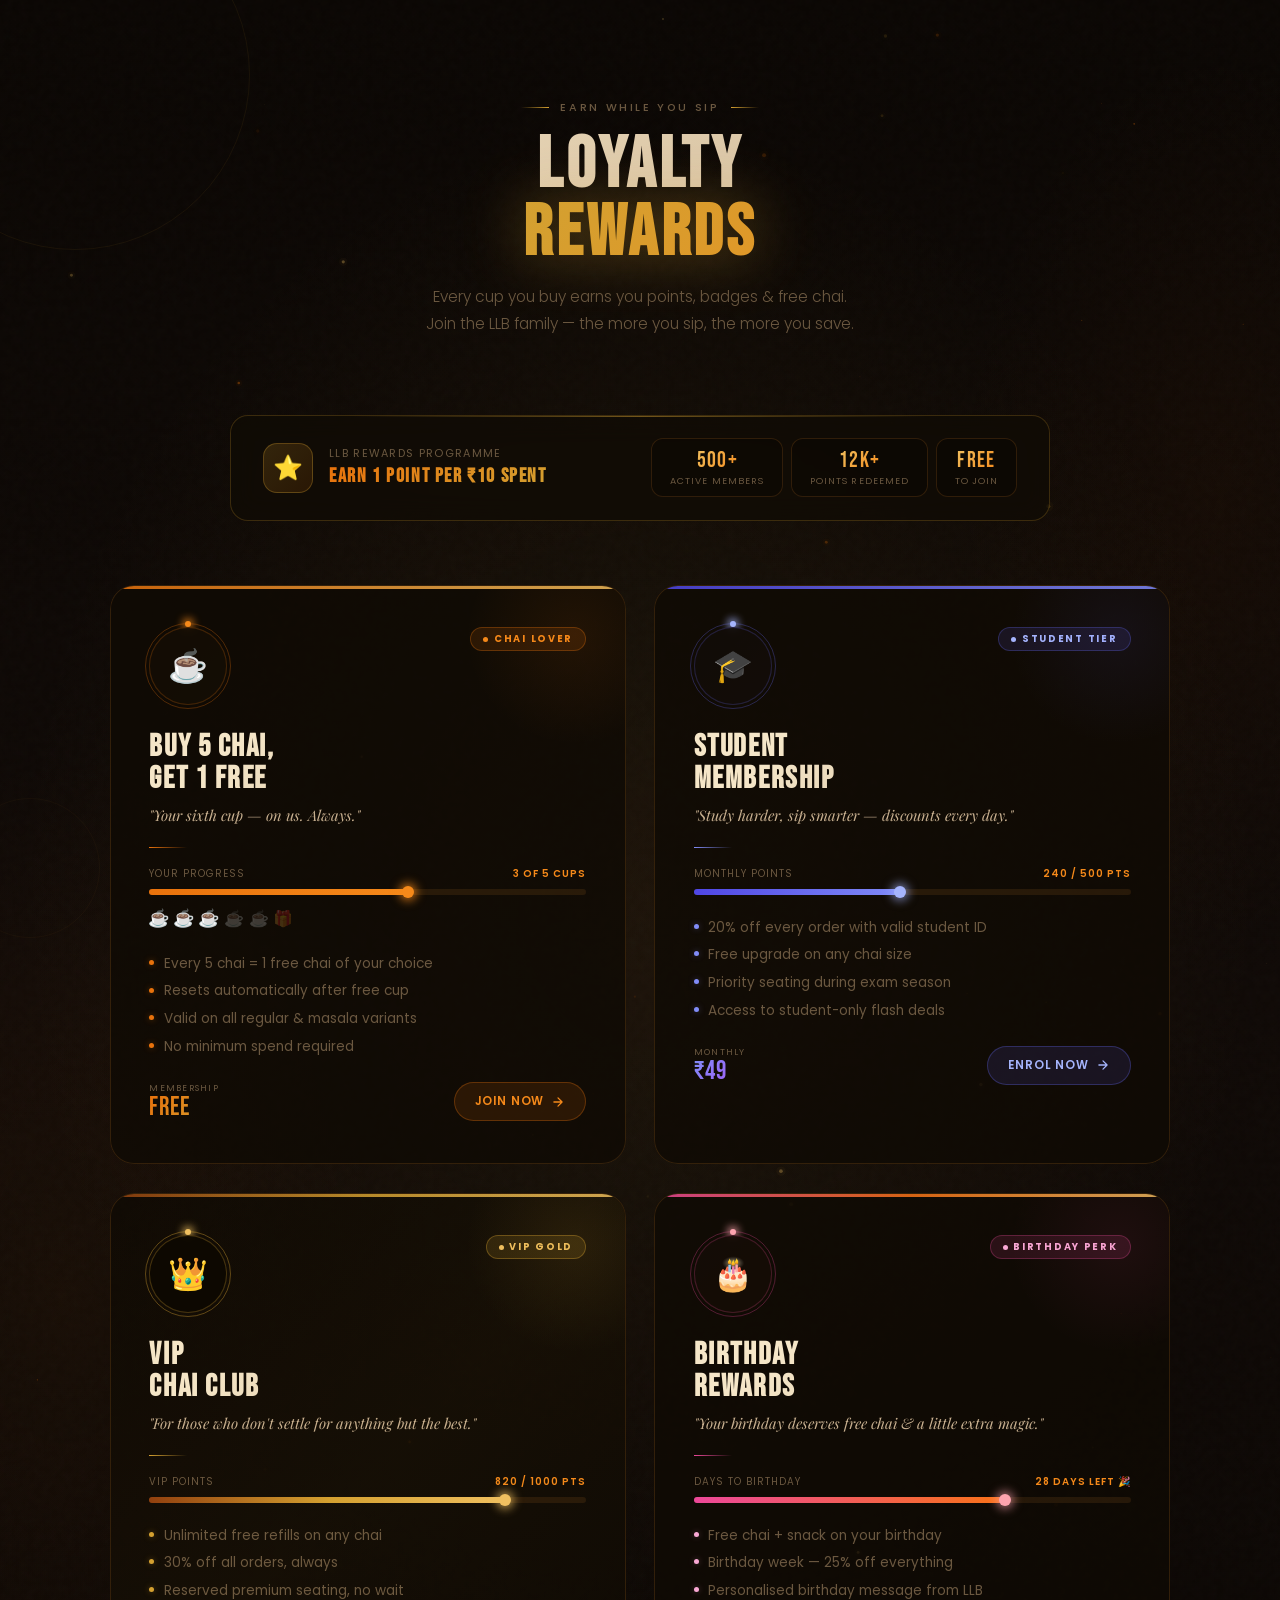
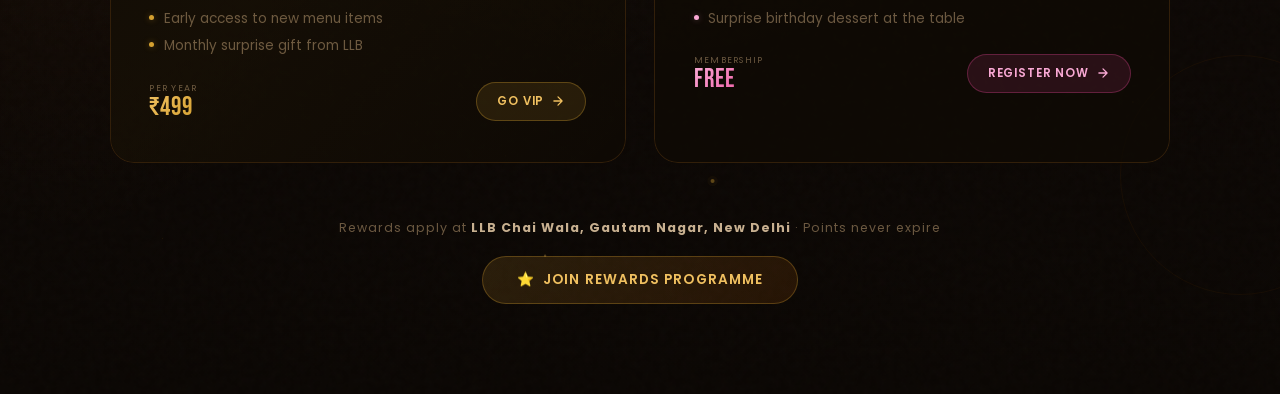
<file: rewards-preview.html>
<!DOCTYPE html>
<html lang="en">

<head>
    <meta charset="UTF-8" />
    <meta name="viewport" content="width=device-width, initial-scale=1.0" />
    <title>LLB Chai Wala — Rewards</title>
    <link rel="preconnect" href="https://fonts.googleapis.com" />
    <link rel="preconnect" href="https://fonts.gstatic.com" crossorigin />
    <link
        href="https://fonts.googleapis.com/css2?family=Playfair+Display:ital,wght@0,700;1,400&family=Bebas+Neue&family=Noto+Serif+Devanagari:wght@700&family=Poppins:wght@300;400;500;600;700&display=swap"
        rel="stylesheet" />
    <style>
        *,
        *::before,
        *::after {
            margin: 0;
            padding: 0;
            box-sizing: border-box
        }

        html {
            font-size: 16px
        }

        body {
            background: #0a0603;
            color: #f5e6c8;
            font-family: 'Poppins', sans-serif;
            -webkit-font-smoothing: antialiased;
        }

        :root {
            --orange: #e8720c;
            --orange-glow: #f5891a;
            --gold: #d4a030;
            --gold-light: #f0c060;
            --cream: #f5e6c8;
            --cream-dim: #c8b090;
            --muted: #6b5840;
            --border: rgba(212, 128, 40, .18);
            --grad: linear-gradient(135deg, #e8720c, #d4a030);
            --ease: cubic-bezier(.16, 1, .3, 1);
            --ease-back: cubic-bezier(.34, 1.56, .64, 1);
        }

        /* ====================================================
   REWARDS SECTION
==================================================== */
        #rewards {
            position: relative;
            width: 100%;
            padding: clamp(5rem, 10vh, 8rem) clamp(1rem, 4vw, 2rem);
            overflow: hidden;
            background: linear-gradient(180deg, #0a0603 0%, #0f0906 50%, #0a0603 100%);
        }

        #rewards::before {
            content: '';
            position: absolute;
            inset: 0;
            background:
                radial-gradient(ellipse 75% 60% at 50% 45%, rgba(212, 160, 48, .07) 0%, transparent 65%),
                radial-gradient(ellipse 45% 50% at 5% 65%, rgba(232, 114, 12, .05) 0%, transparent 55%),
                radial-gradient(ellipse 40% 45% at 95% 25%, rgba(180, 80, 10, .05) 0%, transparent 50%);
            pointer-events: none;
        }

        #rewards::after {
            content: '';
            position: absolute;
            inset: 0;
            background-image: url("data:image/svg+xml,%3Csvg viewBox='0 0 200 200' xmlns='http://www.w3.org/2000/svg'%3E%3Cfilter id='n'%3E%3CfeTurbulence type='fractalNoise' baseFrequency='.85' numOctaves='4' stitchTiles='stitch'/%3E%3C/filter%3E%3Crect width='100%25' height='100%25' filter='url(%23n)' opacity='.04'/%3E%3C/svg%3E");
            opacity: .5;
            pointer-events: none;
        }

        #rewardsCanvas {
            position: absolute;
            inset: 0;
            width: 100%;
            height: 100%;
            pointer-events: none;
            z-index: 1;
        }

        /* ── Header ── */
        .rewards-header {
            position: relative;
            z-index: 2;
            text-align: center;
            margin-bottom: clamp(3rem, 6vw, 5rem);
        }

        .rw-eyebrow {
            display: inline-flex;
            align-items: center;
            gap: .7rem;
            font-size: .68rem;
            letter-spacing: .24em;
            text-transform: uppercase;
            color: var(--muted);
            font-weight: 500;
            margin-bottom: 1rem;
            opacity: 0;
            transform: translateY(14px);
            transition: opacity .7s var(--ease), transform .7s var(--ease);
        }

        .rw-eyebrow.in {
            opacity: 1;
            transform: translateY(0);
        }

        .rw-eyebrow::before,
        .rw-eyebrow::after {
            content: '';
            display: block;
            width: 28px;
            height: 1px;
            background: linear-gradient(to right, transparent, var(--gold));
        }

        .rw-eyebrow::after {
            background: linear-gradient(to left, transparent, var(--gold));
        }

        .rw-title {
            font-family: 'Bebas Neue', sans-serif;
            font-size: clamp(2.4rem, 7vw, 4.5rem);
            letter-spacing: .05em;
            line-height: .95;
            margin-bottom: .9rem;
            opacity: 0;
            transform: translateY(20px);
            transition: opacity .85s var(--ease) .08s, transform .85s var(--ease) .08s;
        }

        .rw-title.in {
            opacity: 1;
            transform: translateY(0);
        }

        .rw-title .t1 {
            display: block;
            background: linear-gradient(135deg, var(--cream), var(--cream-dim));
            -webkit-background-clip: text;
            -webkit-text-fill-color: transparent;
            background-clip: text;
        }

        .rw-title .t2 {
            display: block;
            background: linear-gradient(135deg, var(--gold-light) 0%, var(--gold) 40%, var(--orange-glow) 100%);
            -webkit-background-clip: text;
            -webkit-text-fill-color: transparent;
            background-clip: text;
            filter: drop-shadow(0 0 30px rgba(212, 160, 48, .45));
        }

        .rw-sub {
            font-size: clamp(.83rem, 1.8vw, .96rem);
            color: var(--muted);
            font-weight: 300;
            line-height: 1.8;
            max-width: 520px;
            margin: 0 auto;
            opacity: 0;
            transform: translateY(14px);
            transition: opacity .7s var(--ease) .16s, transform .7s var(--ease) .16s;
        }

        .rw-sub.in {
            opacity: 1;
            transform: translateY(0);
        }

        /* ── Points Banner ── */
        .points-banner {
            position: relative;
            z-index: 2;
            max-width: 820px;
            margin: 0 auto clamp(3rem, 5vw, 4rem);
            padding: 1.4rem 2rem;
            background: rgba(17, 12, 5, .7);
            border: 1px solid rgba(212, 160, 48, .22);
            border-radius: 18px;
            backdrop-filter: blur(14px);
            display: flex;
            align-items: center;
            justify-content: space-between;
            gap: 2rem;
            flex-wrap: wrap;
            opacity: 0;
            transform: translateY(16px);
            transition: opacity .7s var(--ease) .25s, transform .7s var(--ease) .25s;
        }

        .points-banner.in {
            opacity: 1;
            transform: translateY(0);
        }

        .points-banner::before {
            content: '';
            position: absolute;
            top: 0;
            left: 15%;
            right: 15%;
            height: 1px;
            background: linear-gradient(to right, transparent, var(--gold), transparent);
            opacity: .5;
        }

        .pb-left {
            display: flex;
            align-items: center;
            gap: 1rem;
        }

        .pb-icon {
            width: 50px;
            height: 50px;
            border-radius: 14px;
            flex-shrink: 0;
            background: linear-gradient(135deg, rgba(212, 160, 48, .18), rgba(232, 114, 12, .12));
            border: 1px solid rgba(212, 160, 48, .3);
            display: flex;
            align-items: center;
            justify-content: center;
            font-size: 1.5rem;
            animation: iconFloat 3s ease-in-out infinite;
        }

        .pb-text p {
            font-size: .68rem;
            letter-spacing: .12em;
            text-transform: uppercase;
            color: var(--muted);
            margin-bottom: .15rem;
        }

        .pb-text strong {
            font-family: 'Bebas Neue', sans-serif;
            font-size: 1.25rem;
            letter-spacing: .08em;
            background: var(--grad);
            -webkit-background-clip: text;
            -webkit-text-fill-color: transparent;
            background-clip: text;
        }

        .pb-right {
            display: flex;
            align-items: center;
            gap: .5rem;
            flex-wrap: wrap;
        }

        .pb-stat {
            display: flex;
            flex-direction: column;
            align-items: center;
            padding: .5rem 1.1rem;
            background: rgba(10, 6, 2, .5);
            border: 1px solid var(--border);
            border-radius: 12px;
        }

        .pb-stat-num {
            font-family: 'Bebas Neue', sans-serif;
            font-size: 1.4rem;
            letter-spacing: .06em;
            background: linear-gradient(135deg, var(--gold-light), var(--orange-glow));
            -webkit-background-clip: text;
            -webkit-text-fill-color: transparent;
            background-clip: text;
        }

        .pb-stat-lbl {
            font-size: .58rem;
            letter-spacing: .12em;
            text-transform: uppercase;
            color: var(--muted);
        }

        /* ── Cards grid ── */
        .rewards-grid {
            position: relative;
            z-index: 2;
            display: grid;
            grid-template-columns: repeat(2, 1fr);
            gap: clamp(1.2rem, 2.5vw, 1.8rem);
            max-width: 1060px;
            margin: 0 auto;
        }

        /* ── Reward Card ── */
        .reward-card {
            position: relative;
            border-radius: 24px;
            overflow: hidden;
            cursor: pointer;
            opacity: 0;
            transform: translateY(35px) scale(.97);
            transition: opacity .8s var(--ease), transform .8s var(--ease), box-shadow .4s;
        }

        .reward-card.in {
            opacity: 1;
            transform: translateY(0) scale(1);
        }

        .reward-card:nth-child(1) {
            transition-delay: .06s
        }

        .reward-card:nth-child(2) {
            transition-delay: .16s
        }

        .reward-card:nth-child(3) {
            transition-delay: .26s
        }

        .reward-card:nth-child(4) {
            transition-delay: .36s
        }

        .reward-card:hover {
            box-shadow: 0 20px 65px rgba(0, 0, 0, .6), 0 0 0 1px var(--card-accent, .18);
            transform: translateY(-8px) scale(1.02) !important;
        }

        /* Card inner */
        .rc-inner {
            height: 100%;
            padding: clamp(2rem, 4vw, 2.6rem) clamp(1.6rem, 3.5vw, 2.4rem);
            background: rgba(16, 10, 4, .8);
            border: 1px solid var(--border);
            border-radius: 24px;
            position: relative;
            overflow: hidden;
            transition: border-color .4s, background .4s;
        }

        .reward-card:hover .rc-inner {
            border-color: var(--card-border, rgba(212, 160, 48, .35));
            background: rgba(20, 13, 5, .88);
        }

        /* Animated gradient top stripe */
        .rc-stripe {
            position: absolute;
            top: 0;
            left: 0;
            right: 0;
            height: 3px;
            background: var(--card-stripe, var(--grad));
            opacity: .85;
            transition: opacity .35s;
        }

        .reward-card:hover .rc-stripe {
            opacity: 1;
        }

        /* Soft corner radial glow */
        .rc-glow {
            position: absolute;
            top: -60px;
            right: -60px;
            width: 220px;
            height: 220px;
            border-radius: 50%;
            background: radial-gradient(circle, var(--card-glow, rgba(212, 160, 48, .1)) 0%, transparent 70%);
            pointer-events: none;
            transition: opacity .5s, transform .5s var(--ease);
            opacity: .7;
        }

        .reward-card:hover .rc-glow {
            opacity: 1;
            transform: scale(1.2);
        }

        /* Shine sweep */
        .rc-shine {
            position: absolute;
            inset: 0;
            background: linear-gradient(115deg, transparent 30%, rgba(255, 255, 255, .04) 50%, transparent 70%);
            transform: translateX(-100%);
            transition: transform .65s ease;
            pointer-events: none;
        }

        .reward-card:hover .rc-shine {
            transform: translateX(100%);
        }

        /* ── Badge row ── */
        .rc-top {
            display: flex;
            align-items: flex-start;
            justify-content: space-between;
            gap: 1rem;
            margin-bottom: 1.6rem;
        }

        /* Animated badge icon */
        .rc-badge {
            position: relative;
            width: clamp(60px, 9vw, 78px);
            height: clamp(60px, 9vw, 78px);
            flex-shrink: 0;
        }

        .badge-bg {
            position: absolute;
            inset: 0;
            border-radius: 50%;
            background: var(--badge-grad, var(--grad));
            opacity: .15;
            animation: badgePulse 2.8s ease-in-out infinite;
        }

        .badge-ring {
            position: absolute;
            inset: -4px;
            border-radius: 50%;
            border: 1.5px solid var(--badge-ring, rgba(212, 160, 48, .3));
            animation: badgeSpin 10s linear infinite;
        }

        .badge-ring::before {
            content: '';
            position: absolute;
            top: -3px;
            left: 50%;
            transform: translateX(-50%);
            width: 6px;
            height: 6px;
            border-radius: 50%;
            background: var(--badge-dot, var(--gold-light));
            box-shadow: 0 0 8px 2px var(--badge-dot, var(--gold-light));
        }

        .badge-icon {
            position: relative;
            z-index: 1;
            width: 100%;
            height: 100%;
            border-radius: 50%;
            background: var(--badge-bg, rgba(17, 12, 5, .9));
            border: 1px solid var(--badge-brd, rgba(212, 160, 48, .2));
            display: flex;
            align-items: center;
            justify-content: center;
            font-size: clamp(1.5rem, 3vw, 2rem);
            transition: transform .4s var(--ease-back), box-shadow .4s;
        }

        .reward-card:hover .badge-icon {
            transform: scale(1.12) rotate(-8deg);
            box-shadow: 0 0 25px var(--badge-glow, rgba(212, 160, 48, .4));
        }

        /* Tier chip */
        .rc-tier {
            display: inline-flex;
            align-items: center;
            gap: .35rem;
            padding: 4px 12px;
            border-radius: 50px;
            font-size: .6rem;
            font-weight: 700;
            letter-spacing: .18em;
            text-transform: uppercase;
            background: var(--tier-bg, rgba(212, 160, 48, .12));
            border: 1px solid var(--tier-brd, rgba(212, 160, 48, .28));
            color: var(--tier-col, var(--gold-light));
            animation: tierGlow 2.5s ease-in-out infinite;
        }

        .tier-dot {
            width: 5px;
            height: 5px;
            border-radius: 50%;
            background: currentColor;
            animation: tierDot 2s ease-in-out infinite;
        }

        /* Card name */
        .rc-name {
            font-family: 'Bebas Neue', sans-serif;
            font-size: clamp(1.5rem, 3.5vw, 1.95rem);
            letter-spacing: .05em;
            line-height: 1.05;
            margin-bottom: .5rem;
            background: linear-gradient(135deg, var(--cream) 20%, var(--cream-dim) 100%);
            -webkit-background-clip: text;
            -webkit-text-fill-color: transparent;
            background-clip: text;
            transition: filter .3s;
        }

        .reward-card:hover .rc-name {
            filter: drop-shadow(0 0 10px rgba(245, 232, 200, .2));
        }

        .rc-tagline {
            font-family: 'Playfair Display', serif;
            font-style: italic;
            font-size: clamp(.8rem, 1.6vw, .92rem);
            color: var(--cream-dim);
            line-height: 1.6;
            margin-bottom: 1.2rem;
        }

        /* Divider */
        .rc-div {
            width: 38px;
            height: 1px;
            background: linear-gradient(to right, var(--card-div, var(--gold)), transparent);
            margin-bottom: 1.2rem;
            transition: width .4s var(--ease);
        }

        .reward-card:hover .rc-div {
            width: 65px;
        }

        /* Perks list */
        .rc-perks {
            list-style: none;
            display: flex;
            flex-direction: column;
            gap: .5rem;
            margin-bottom: 1.6rem;
        }

        .rc-perks li {
            display: flex;
            align-items: flex-start;
            gap: .6rem;
            font-size: clamp(.76rem, 1.4vw, .85rem);
            color: var(--muted);
            transition: color .25s;
            line-height: 1.45;
        }

        .reward-card:hover .rc-perks li {
            color: var(--cream-dim);
        }

        .rc-perks li::before {
            content: '';
            display: block;
            flex-shrink: 0;
            width: 5px;
            height: 5px;
            border-radius: 50%;
            margin-top: .45em;
            background: var(--perk-dot, var(--gold));
            box-shadow: 0 0 6px var(--perk-glow, rgba(212, 160, 48, .4));
        }

        /* Progress bar (chai tracker) */
        .rc-progress {
            margin-bottom: 1.4rem;
        }

        .rp-label {
            display: flex;
            justify-content: space-between;
            font-size: .62rem;
            letter-spacing: .1em;
            color: var(--muted);
            margin-bottom: .5rem;
            text-transform: uppercase;
        }

        .rp-label span:last-child {
            color: var(--orange-glow);
            font-weight: 600;
        }

        .rp-track {
            height: 6px;
            background: rgba(212, 128, 40, .12);
            border-radius: 6px;
            overflow: visible;
            position: relative;
        }

        .rp-fill {
            height: 100%;
            border-radius: 6px;
            background: var(--progress-grad, var(--grad));
            width: 0%;
            transition: width 1.4s var(--ease) .5s;
            position: relative;
        }

        .rp-fill::after {
            content: '';
            position: absolute;
            right: -3px;
            top: 50%;
            transform: translateY(-50%);
            width: 12px;
            height: 12px;
            border-radius: 50%;
            background: var(--progress-dot, var(--gold-light));
            box-shadow: 0 0 10px 3px var(--progress-glow, rgba(212, 160, 48, .7));
        }

        /* Cup icons row */
        .rp-cups {
            display: flex;
            gap: .3rem;
            margin-top: .7rem;
        }

        .cup {
            font-size: 1rem;
            opacity: .22;
            transition: opacity .3s, transform .3s;
            transition-delay: calc(var(--ci) * 0.08s + 0.5s);
        }

        .cup.filled {
            opacity: 1;
            transform: scale(1.08);
        }

        /* CTA row */
        .rc-foot {
            display: flex;
            align-items: center;
            justify-content: space-between;
            gap: .8rem;
            flex-wrap: wrap;
        }

        .rc-price {
            display: flex;
            flex-direction: column;
        }

        .rp-from {
            font-size: .56rem;
            letter-spacing: .14em;
            text-transform: uppercase;
            color: var(--muted);
        }

        .rp-val {
            font-family: 'Bebas Neue', sans-serif;
            font-size: 1.6rem;
            letter-spacing: .04em;
            line-height: 1;
            background: var(--price-grad, var(--grad));
            -webkit-background-clip: text;
            -webkit-text-fill-color: transparent;
            background-clip: text;
        }

        .rc-btn {
            display: inline-flex;
            align-items: center;
            gap: 7px;
            padding: 10px 20px;
            border-radius: 50px;
            background: var(--btn-bg, rgba(212, 160, 48, .12));
            border: 1px solid var(--btn-brd, rgba(212, 160, 48, .3));
            color: var(--btn-col, var(--gold-light));
            font-family: 'Poppins', sans-serif;
            font-size: .73rem;
            font-weight: 600;
            letter-spacing: .07em;
            text-transform: uppercase;
            cursor: pointer;
            text-decoration: none;
            position: relative;
            overflow: hidden;
            transition: border-color .3s, color .3s, background .3s, box-shadow .3s, transform .2s;
            white-space: nowrap;
        }

        .rc-btn::before {
            content: '';
            position: absolute;
            inset: 0;
            background: var(--btn-hover-bg, var(--grad));
            opacity: 0;
            transition: opacity .3s;
        }

        .rc-btn:hover {
            border-color: transparent;
            color: #fff;
            box-shadow: 0 4px 18px var(--btn-shadow, rgba(212, 160, 48, .35));
            transform: translateY(-1px);
        }

        .rc-btn:hover::before {
            opacity: 1;
        }

        .rc-btn span,
        .rc-btn svg {
            position: relative;
            z-index: 1;
        }

        .rc-btn svg {
            transition: transform .3s var(--ease);
        }

        .rc-btn:hover svg {
            transform: translateX(4px);
        }

        /* ── Bottom CTA strip ── */
        .rewards-footer {
            position: relative;
            z-index: 2;
            text-align: center;
            margin-top: clamp(3.5rem, 6vh, 5rem);
            opacity: 0;
            transform: translateY(16px);
            transition: opacity .7s var(--ease) .4s, transform .7s var(--ease) .4s;
        }

        .rewards-footer.in {
            opacity: 1;
            transform: translateY(0);
        }

        .rewards-footer p {
            font-size: .78rem;
            color: var(--muted);
            letter-spacing: .08em;
            margin-bottom: 1.2rem;
        }

        .rewards-footer p strong {
            color: var(--cream-dim);
        }

        .btn-join {
            display: inline-flex;
            align-items: center;
            gap: 8px;
            padding: 13px 34px;
            border-radius: 50px;
            background: linear-gradient(135deg, rgba(212, 160, 48, .15), rgba(232, 114, 12, .12));
            border: 1px solid rgba(212, 160, 48, .3);
            color: var(--gold-light);
            font-family: 'Poppins', sans-serif;
            font-size: .85rem;
            font-weight: 600;
            letter-spacing: .08em;
            text-transform: uppercase;
            cursor: pointer;
            text-decoration: none;
            transition: background .3s, border-color .3s, color .3s, box-shadow .3s;
        }

        .btn-join:hover {
            background: linear-gradient(135deg, rgba(212, 160, 48, .25), rgba(232, 114, 12, .2));
            border-color: var(--gold);
            color: #fff;
            box-shadow: 0 0 30px rgba(212, 160, 48, .25);
        }

        /* ── Floating decorations ── */
        .float-deco {
            position: absolute;
            border-radius: 50%;
            pointer-events: none;
            z-index: 1;
            border: 1px solid rgba(212, 160, 48, .07);
            animation: floatDecoSpin var(--fds) linear infinite var(--fdd, normal);
        }

        .float-deco.d1 {
            width: 350px;
            height: 350px;
            top: -100px;
            left: -100px;
            --fds: 28s;
        }

        .float-deco.d2 {
            width: 240px;
            height: 240px;
            bottom: 5%;
            right: -80px;
            --fds: 20s;
            --fdd: reverse;
            border-color: rgba(232, 114, 12, .05);
        }

        .float-deco.d3 {
            width: 140px;
            height: 140px;
            top: 40%;
            left: -40px;
            --fds: 15s;
            border-color: rgba(212, 160, 48, .04);
        }

        /* ── Keyframes ── */
        @keyframes badgePulse {

            0%,
            100% {
                opacity: .15;
                transform: scale(1)
            }

            50% {
                opacity: .28;
                transform: scale(1.08)
            }
        }

        @keyframes badgeSpin {
            from {
                transform: rotate(0deg)
            }

            to {
                transform: rotate(360deg)
            }
        }

        @keyframes tierGlow {

            0%,
            100% {
                box-shadow: none
            }

            50% {
                box-shadow: 0 0 10px rgba(212, 160, 48, .2)
            }
        }

        @keyframes tierDot {

            0%,
            100% {
                opacity: 1
            }

            50% {
                opacity: .3
            }
        }

        @keyframes iconFloat {

            0%,
            100% {
                transform: translateY(0)
            }

            50% {
                transform: translateY(-5px)
            }
        }

        @keyframes floatDecoSpin {
            from {
                transform: rotate(0deg)
            }

            to {
                transform: rotate(360deg)
            }
        }

        /* ── Responsive ── */
        @media(max-width:780px) {
            .rewards-grid {
                grid-template-columns: 1fr;
            }

            .reward-card:hover {
                transform: translateY(-5px) scale(1.01) !important;
            }

            .points-banner {
                flex-direction: column;
                align-items: flex-start;
                gap: 1rem;
            }
        }

        @media(max-width:480px) {
            .rc-inner {
                padding: 1.6rem 1.3rem;
            }

            .rc-foot {
                flex-direction: column;
                align-items: flex-start;
                gap: .8rem;
            }

            .rc-btn {
                width: 100%;
                justify-content: center;
            }
        }

        @media(prefers-reduced-motion:reduce) {
            * {
                animation-duration: .01ms !important;
                transition-duration: .01ms !important
            }
        }
    </style>
</head>

<body>

    <section id="rewards" aria-label="Loyalty rewards programme">

        <canvas id="rewardsCanvas" aria-hidden="true"></canvas>

        <!-- Floating decorations -->
        <div class="float-deco d1" aria-hidden="true"></div>
        <div class="float-deco d2" aria-hidden="true"></div>
        <div class="float-deco d3" aria-hidden="true"></div>

        <!-- ── Header ── -->
        <div class="rewards-header">
            <p class="rw-eyebrow js-rw">Earn While You Sip</p>
            <h2 class="rw-title js-rw">
                <span class="t1">Loyalty</span>
                <span class="t2">Rewards</span>
            </h2>
            <p class="rw-sub js-rw">Every cup you buy earns you points, badges &amp; free chai.<br />Join the LLB family
                — the more you sip, the more you save.</p>
        </div>

        <!-- ── Points banner ── -->
        <div class="points-banner js-rw">
            <div class="pb-left">
                <div class="pb-icon">⭐</div>
                <div class="pb-text">
                    <p>LLB Rewards Programme</p>
                    <strong>Earn 1 Point Per ₹10 Spent</strong>
                </div>
            </div>
            <div class="pb-right">
                <div class="pb-stat"><span class="pb-stat-num">500+</span><span class="pb-stat-lbl">Active
                        Members</span></div>
                <div class="pb-stat"><span class="pb-stat-num">12K+</span><span class="pb-stat-lbl">Points
                        Redeemed</span></div>
                <div class="pb-stat"><span class="pb-stat-num">Free</span><span class="pb-stat-lbl">To Join</span></div>
            </div>
        </div>

        <!-- ── Cards ── -->
        <div class="rewards-grid">

            <!-- 1. Buy 5 Get 1 Free -->
            <div class="reward-card js-rc"
                style="--card-border:rgba(232,114,12,.38);--card-glow:rgba(232,114,12,.12);--card-stripe:linear-gradient(90deg,#e8720c,#f0c060);--card-div:#e8720c;--perk-dot:var(--orange);--perk-glow:rgba(232,114,12,.4);--progress-grad:linear-gradient(90deg,#e8720c,#f5891a);--progress-dot:#f5891a;--progress-glow:rgba(245,137,26,.7);--btn-bg:rgba(232,114,12,.12);--btn-brd:rgba(232,114,12,.3);--btn-col:#f5891a;--btn-hover-bg:var(--grad);--btn-shadow:rgba(232,114,12,.4);--price-grad:var(--grad);--badge-grad:var(--grad);--badge-ring:rgba(232,114,12,.3);--badge-dot:var(--orange-glow);--badge-bg:rgba(17,12,5,.9);--badge-brd:rgba(232,114,12,.22);--badge-glow:rgba(232,114,12,.45);--tier-bg:rgba(232,114,12,.12);--tier-brd:rgba(232,114,12,.3);--tier-col:var(--orange-glow)">
                <div class="rc-inner">
                    <div class="rc-stripe"></div>
                    <div class="rc-glow"></div>
                    <div class="rc-shine"></div>

                    <div class="rc-top">
                        <div class="rc-badge">
                            <div class="badge-bg"></div>
                            <div class="badge-ring"></div>
                            <div class="badge-icon">☕</div>
                        </div>
                        <div class="rc-tier">
                            <span class="tier-dot"></span>
                            Chai Lover
                        </div>
                    </div>

                    <h3 class="rc-name">Buy 5 Chai,<br />Get 1 Free</h3>
                    <p class="rc-tagline">"Your sixth cup — on us. Always."</p>
                    <div class="rc-div"></div>

                    <!-- Chai progress tracker -->
                    <div class="rc-progress">
                        <div class="rp-label">
                            <span>Your Progress</span>
                            <span>3 of 5 cups</span>
                        </div>
                        <div class="rp-track">
                            <div class="rp-fill" data-fill="60"
                                style="--progress-grad:linear-gradient(90deg,#e8720c,#f5891a)"></div>
                        </div>
                        <div class="rp-cups" id="cups1">
                            <span class="cup filled" style="--ci:0">☕</span>
                            <span class="cup filled" style="--ci:1">☕</span>
                            <span class="cup filled" style="--ci:2">☕</span>
                            <span class="cup" style="--ci:3">☕</span>
                            <span class="cup" style="--ci:4">☕</span>
                            <span class="cup" style="--ci:5">🎁</span>
                        </div>
                    </div>

                    <ul class="rc-perks">
                        <li>Every 5 chai = 1 free chai of your choice</li>
                        <li>Resets automatically after free cup</li>
                        <li>Valid on all regular &amp; masala variants</li>
                        <li>No minimum spend required</li>
                    </ul>

                    <div class="rc-foot">
                        <div class="rc-price">
                            <span class="rp-from">Membership</span>
                            <span class="rp-val">Free</span>
                        </div>
                        <a href="#" class="rc-btn">
                            <span>Join Now</span>
                            <svg width="14" height="14" viewBox="0 0 24 24" fill="none" stroke="currentColor"
                                stroke-width="2.2" stroke-linecap="round" stroke-linejoin="round">
                                <path d="M5 12h14M12 5l7 7-7 7" />
                            </svg>
                        </a>
                    </div>
                </div>
            </div>

            <!-- 2. Student Membership -->
            <div class="reward-card js-rc"
                style="--card-border:rgba(99,102,241,.38);--card-glow:rgba(99,102,241,.1);--card-stripe:linear-gradient(90deg,#4f46e5,#818cf8);--card-div:#818cf8;--perk-dot:#818cf8;--perk-glow:rgba(129,140,248,.35);--progress-grad:linear-gradient(90deg,#4f46e5,#818cf8);--progress-dot:#a5b4fc;--progress-glow:rgba(165,180,252,.6);--btn-bg:rgba(99,102,241,.12);--btn-brd:rgba(99,102,241,.3);--btn-col:#a5b4fc;--btn-hover-bg:linear-gradient(135deg,#4f46e5,#7c3aed);--btn-shadow:rgba(99,102,241,.4);--price-grad:linear-gradient(135deg,#818cf8,#a855f7);--badge-grad:linear-gradient(135deg,#4f46e5,#818cf8);--badge-ring:rgba(99,102,241,.3);--badge-dot:#a5b4fc;--badge-bg:rgba(17,12,5,.9);--badge-brd:rgba(99,102,241,.22);--badge-glow:rgba(99,102,241,.45);--tier-bg:rgba(99,102,241,.12);--tier-brd:rgba(99,102,241,.28);--tier-col:#a5b4fc">
                <div class="rc-inner">
                    <div class="rc-stripe"></div>
                    <div class="rc-glow"></div>
                    <div class="rc-shine"></div>

                    <div class="rc-top">
                        <div class="rc-badge">
                            <div class="badge-bg"></div>
                            <div class="badge-ring"></div>
                            <div class="badge-icon">🎓</div>
                        </div>
                        <div class="rc-tier"
                            style="--tier-bg:rgba(99,102,241,.12);--tier-brd:rgba(99,102,241,.28);--tier-col:#a5b4fc">
                            <span class="tier-dot"></span>
                            Student Tier
                        </div>
                    </div>

                    <h3 class="rc-name">Student<br />Membership</h3>
                    <p class="rc-tagline">"Study harder, sip smarter — discounts every day."</p>
                    <div class="rc-div"></div>

                    <!-- Progress: monthly points -->
                    <div class="rc-progress">
                        <div class="rp-label">
                            <span>Monthly Points</span>
                            <span>240 / 500 pts</span>
                        </div>
                        <div class="rp-track">
                            <div class="rp-fill" data-fill="48"
                                style="--progress-grad:linear-gradient(90deg,#4f46e5,#818cf8);--progress-dot:#a5b4fc;--progress-glow:rgba(165,180,252,.6)">
                            </div>
                        </div>
                    </div>

                    <ul class="rc-perks">
                        <li>20% off every order with valid student ID</li>
                        <li>Free upgrade on any chai size</li>
                        <li>Priority seating during exam season</li>
                        <li>Access to student-only flash deals</li>
                    </ul>

                    <div class="rc-foot">
                        <div class="rc-price">
                            <span class="rp-from">Monthly</span>
                            <span class="rp-val"
                                style="background:linear-gradient(135deg,#818cf8,#a855f7);-webkit-background-clip:text;-webkit-text-fill-color:transparent;background-clip:text;">₹49</span>
                        </div>
                        <a href="#" class="rc-btn"
                            style="--btn-bg:rgba(99,102,241,.12);--btn-brd:rgba(99,102,241,.3);--btn-col:#a5b4fc">
                            <span>Enrol Now</span>
                            <svg width="14" height="14" viewBox="0 0 24 24" fill="none" stroke="currentColor"
                                stroke-width="2.2" stroke-linecap="round" stroke-linejoin="round">
                                <path d="M5 12h14M12 5l7 7-7 7" />
                            </svg>
                        </a>
                    </div>
                </div>
            </div>

            <!-- 3. VIP Chai Club -->
            <div class="reward-card js-rc"
                style="--card-border:rgba(212,160,48,.45);--card-glow:rgba(212,160,48,.14);--card-stripe:linear-gradient(90deg,#92400e,#d4a030,#f0c060);--card-div:#d4a030;--perk-dot:var(--gold);--perk-glow:rgba(212,160,48,.4);--progress-grad:linear-gradient(90deg,#92400e,#d4a030,#f0c060);--progress-dot:#f0c060;--progress-glow:rgba(240,192,96,.7);--btn-bg:rgba(212,160,48,.12);--btn-brd:rgba(212,160,48,.32);--btn-col:var(--gold-light);--btn-hover-bg:linear-gradient(135deg,#92400e,#d4a030);--btn-shadow:rgba(212,160,48,.45);--price-grad:linear-gradient(135deg,var(--gold-light),var(--gold));--badge-grad:linear-gradient(135deg,#92400e,#d4a030);--badge-ring:rgba(212,160,48,.4);--badge-dot:#f0c060;--badge-bg:rgba(12,8,2,.95);--badge-brd:rgba(212,160,48,.28);--badge-glow:rgba(212,160,48,.55);--tier-bg:rgba(212,160,48,.14);--tier-brd:rgba(212,160,48,.35);--tier-col:#f0c060">
                <div class="rc-inner">
                    <div class="rc-stripe"></div>
                    <div class="rc-glow"></div>
                    <div class="rc-shine"></div>

                    <!-- VIP shimmer overlay -->
                    <div
                        style="position:absolute;inset:0;background:linear-gradient(135deg,transparent 0%,rgba(212,160,48,.03) 50%,transparent 100%);pointer-events:none;border-radius:24px;">
                    </div>

                    <div class="rc-top">
                        <div class="rc-badge">
                            <div class="badge-bg"></div>
                            <div class="badge-ring"></div>
                            <div class="badge-icon">👑</div>
                        </div>
                        <div class="rc-tier">
                            <span class="tier-dot"></span>
                            VIP Gold
                        </div>
                    </div>

                    <h3 class="rc-name">VIP<br />Chai Club</h3>
                    <p class="rc-tagline">"For those who don't settle for anything but the best."</p>
                    <div class="rc-div"></div>

                    <!-- VIP points progress -->
                    <div class="rc-progress">
                        <div class="rp-label">
                            <span>VIP Points</span>
                            <span>820 / 1000 pts</span>
                        </div>
                        <div class="rp-track">
                            <div class="rp-fill" data-fill="82"
                                style="--progress-grad:linear-gradient(90deg,#92400e,#d4a030,#f0c060);--progress-dot:#f0c060;--progress-glow:rgba(240,192,96,.7)">
                            </div>
                        </div>
                    </div>

                    <ul class="rc-perks">
                        <li>Unlimited free refills on any chai</li>
                        <li>30% off all orders, always</li>
                        <li>Reserved premium seating, no wait</li>
                        <li>Early access to new menu items</li>
                        <li>Monthly surprise gift from LLB</li>
                    </ul>

                    <div class="rc-foot">
                        <div class="rc-price">
                            <span class="rp-from">Per Year</span>
                            <span class="rp-val"
                                style="background:linear-gradient(135deg,var(--gold-light),var(--gold));-webkit-background-clip:text;-webkit-text-fill-color:transparent;background-clip:text;">₹499</span>
                        </div>
                        <a href="#" class="rc-btn">
                            <span>Go VIP</span>
                            <svg width="14" height="14" viewBox="0 0 24 24" fill="none" stroke="currentColor"
                                stroke-width="2.2" stroke-linecap="round" stroke-linejoin="round">
                                <path d="M5 12h14M12 5l7 7-7 7" />
                            </svg>
                        </a>
                    </div>
                </div>
            </div>

            <!-- 4. Birthday Rewards -->
            <div class="reward-card js-rc"
                style="--card-border:rgba(236,72,153,.38);--card-glow:rgba(236,72,153,.1);--card-stripe:linear-gradient(90deg,#ec4899,#f97316,#f0c060);--card-div:#ec4899;--perk-dot:#f9a8d4;--perk-glow:rgba(249,168,212,.3);--progress-grad:linear-gradient(90deg,#ec4899,#f97316);--progress-dot:#fda4af;--progress-glow:rgba(253,164,175,.6);--btn-bg:rgba(236,72,153,.12);--btn-brd:rgba(236,72,153,.3);--btn-col:#f9a8d4;--btn-hover-bg:linear-gradient(135deg,#ec4899,#f97316);--btn-shadow:rgba(236,72,153,.4);--price-grad:linear-gradient(135deg,#f9a8d4,#ec4899);--badge-grad:linear-gradient(135deg,#ec4899,#f97316);--badge-ring:rgba(236,72,153,.3);--badge-dot:#fda4af;--badge-bg:rgba(17,12,5,.9);--badge-brd:rgba(236,72,153,.22);--badge-glow:rgba(236,72,153,.5);--tier-bg:rgba(236,72,153,.12);--tier-brd:rgba(236,72,153,.28);--tier-col:#f9a8d4">
                <div class="rc-inner">
                    <div class="rc-stripe"></div>
                    <div class="rc-glow"></div>
                    <div class="rc-shine"></div>

                    <div class="rc-top">
                        <div class="rc-badge">
                            <div class="badge-bg"></div>
                            <div class="badge-ring"></div>
                            <div class="badge-icon">🎂</div>
                        </div>
                        <div class="rc-tier">
                            <span class="tier-dot"></span>
                            Birthday Perk
                        </div>
                    </div>

                    <h3 class="rc-name">Birthday<br />Rewards</h3>
                    <p class="rc-tagline">"Your birthday deserves free chai &amp; a little extra magic."</p>
                    <div class="rc-div"></div>

                    <!-- Birthday countdown progress -->
                    <div class="rc-progress">
                        <div class="rp-label">
                            <span>Days to Birthday</span>
                            <span>28 days left 🎉</span>
                        </div>
                        <div class="rp-track">
                            <div class="rp-fill" data-fill="72"
                                style="--progress-grad:linear-gradient(90deg,#ec4899,#f97316);--progress-dot:#fda4af;--progress-glow:rgba(253,164,175,.6)">
                            </div>
                        </div>
                    </div>

                    <ul class="rc-perks">
                        <li>Free chai + snack on your birthday</li>
                        <li>Birthday week — 25% off everything</li>
                        <li>Personalised birthday message from LLB</li>
                        <li>Surprise birthday dessert at the table</li>
                    </ul>

                    <div class="rc-foot">
                        <div class="rc-price">
                            <span class="rp-from">Membership</span>
                            <span class="rp-val"
                                style="background:linear-gradient(135deg,#f9a8d4,#ec4899);-webkit-background-clip:text;-webkit-text-fill-color:transparent;background-clip:text;">Free</span>
                        </div>
                        <a href="#" class="rc-btn">
                            <span>Register Now</span>
                            <svg width="14" height="14" viewBox="0 0 24 24" fill="none" stroke="currentColor"
                                stroke-width="2.2" stroke-linecap="round" stroke-linejoin="round">
                                <path d="M5 12h14M12 5l7 7-7 7" />
                            </svg>
                        </a>
                    </div>
                </div>
            </div>

        </div><!-- /rewards-grid -->

        <!-- Footer -->
        <div class="rewards-footer js-rw">
            <p>Rewards apply at <strong>LLB Chai Wala, Gautam Nagar, New Delhi</strong> · Points never expire</p>
            <a href="#" class="btn-join">
                ⭐ &nbsp;Join Rewards Programme
            </a>
        </div>

    </section>

    <script>
        'use strict';

        /* ── Particle canvas ── */
        (function () {
            const c = document.getElementById('rewardsCanvas'); if (!c) return;
            const ctx = c.getContext('2d');
            const COLS = ['rgba(212,160,48,', 'rgba(232,114,12,', 'rgba(240,192,96,', 'rgba(180,90,10,'];
            let W, H, pts = [], raf;
            function resize() { W = c.width = c.offsetWidth; H = c.height = c.offsetHeight; }
            function mk(r) { return { x: Math.random() * W, y: r ? Math.random() * H : H + 5, rad: Math.random() * 1.8 + .3, vy: Math.random() * .38 + .08, vx: (Math.random() - .5) * .18, op: Math.random() * .35 + .06, col: COLS[~~(Math.random() * 4)], fl: Math.random() < .3 }; }
            function draw() {
                ctx.clearRect(0, 0, W, H);
                pts.forEach((p, i) => {
                    p.y -= p.vy; p.x += p.vx;
                    if (p.fl) p.op += (Math.random() - .5) * .03;
                    p.op = Math.min(.48, Math.max(.04, p.op));
                    if (p.y < H * .15) p.op -= .003;
                    ctx.beginPath(); ctx.arc(p.x, p.y, p.rad, 0, Math.PI * 2); ctx.fillStyle = p.col + p.op + ')'; ctx.fill();
                    if (p.rad > 1.2) { ctx.beginPath(); ctx.arc(p.x, p.y, p.rad * 2.6, 0, Math.PI * 2); ctx.fillStyle = p.col + (p.op * .1) + ')'; ctx.fill(); }
                    if (p.y < -8 || p.op <= 0) pts[i] = mk(false);
                }); raf = requestAnimationFrame(draw);
            }
            const ro = new ResizeObserver(() => resize()); ro.observe(c.parentElement || document.body);
            resize(); for (let i = 0; i < 48; i++)pts.push(mk(true)); draw();
            document.addEventListener('visibilitychange', () => document.hidden ? cancelAnimationFrame(raf) : draw());
        })();

        /* ── Scroll reveals + progress bars ── */
        (function () {
            /* Header / banner / footer */
            const headerIO = new IntersectionObserver(entries => {
                entries.forEach(e => { if (!e.isIntersecting) return; e.target.classList.add('in'); headerIO.unobserve(e.target); });
            }, { threshold: .12, rootMargin: '-30px 0px' });
            document.querySelectorAll('.js-rw').forEach(el => headerIO.observe(el));

            /* Cards + progress bars */
            const cardIO = new IntersectionObserver(entries => {
                entries.forEach(e => {
                    if (!e.isIntersecting) return;
                    e.target.classList.add('in');
                    /* Animate progress fills inside */
                    e.target.querySelectorAll('.rp-fill[data-fill]').forEach(bar => {
                        setTimeout(() => { bar.style.width = bar.dataset.fill + '%'; }, 100);
                    });
                    /* Animate cup icons */
                    e.target.querySelectorAll('.cup').forEach(cup => {
                        setTimeout(() => cup.classList.contains('filled') && cup.classList.add('filled'), 200);
                    });
                    cardIO.unobserve(e.target);
                });
            }, { threshold: .18, rootMargin: '-30px 0px' });
            document.querySelectorAll('.js-rc').forEach(el => cardIO.observe(el));
        })();

        /* ── 3D tilt on hover ── */
        document.querySelectorAll('.reward-card').forEach(card => {
            card.addEventListener('mousemove', e => {
                const r = card.getBoundingClientRect();
                const x = (e.clientX - r.left) / r.width - .5;
                const y = (e.clientY - r.top) / r.height - .5;
                card.style.transform = `translateY(-8px) scale(1.02) perspective(700px) rotateX(${-y * 5}deg) rotateY(${x * 5}deg)`;
            });
            card.addEventListener('mouseleave', () => card.style.transform = '');
        });
    </script>
</body>

</html>
</file>
